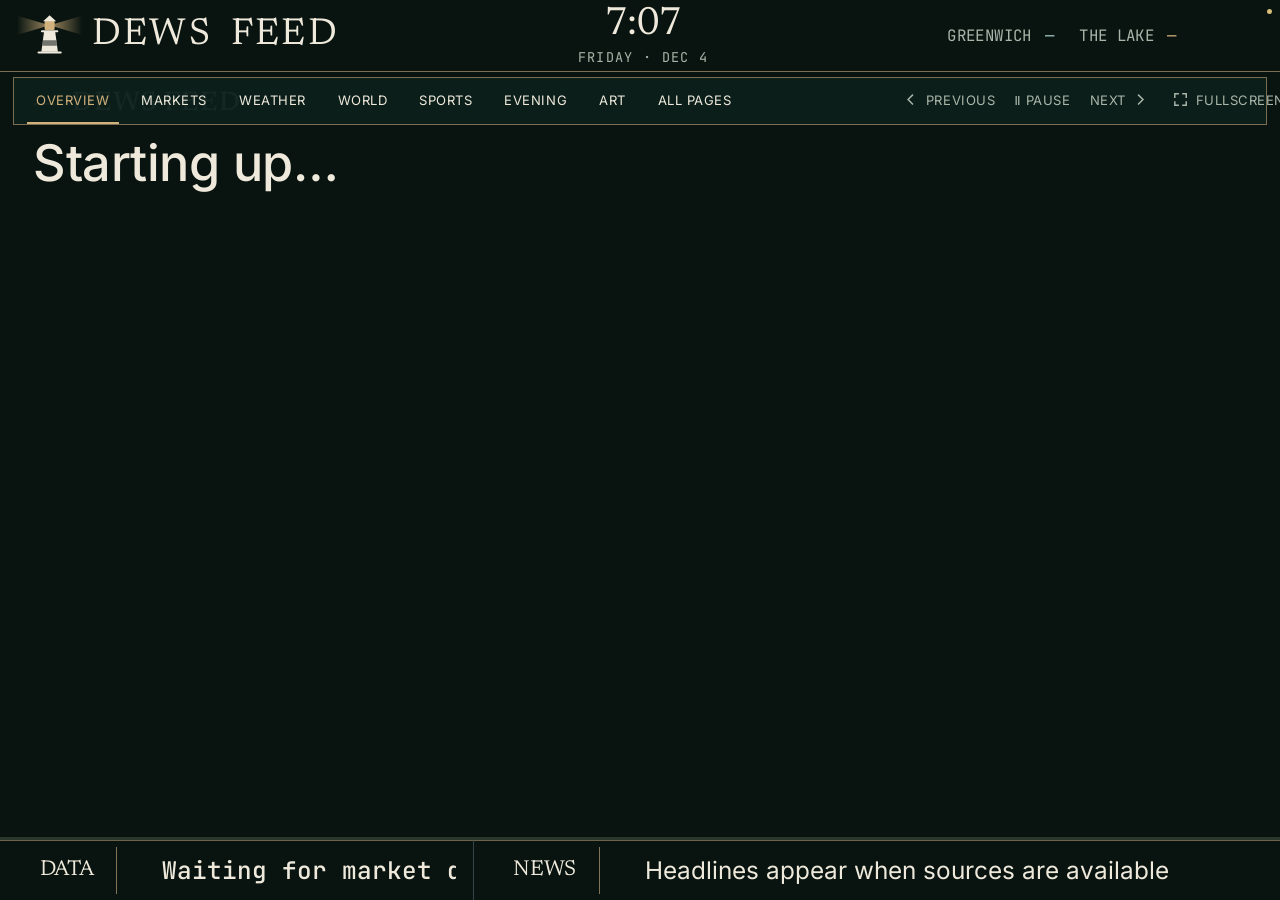
<file: index.html>
<!DOCTYPE html>
<html lang="en" data-edition="public">
<head>
<meta charset="utf-8">
<meta name="viewport" content="width=device-width,initial-scale=1,viewport-fit=cover">
<!-- iPad kiosk: "Add to Home Screen" launches truly full-screen -->
<meta name="apple-mobile-web-app-capable" content="yes">
<meta name="apple-mobile-web-app-status-bar-style" content="black-translucent">
<meta name="apple-mobile-web-app-title" content="Dews Feed">
<title>The Dews Feed</title>
<link rel="icon" type="image/svg+xml" href="data:image/svg+xml,<svg xmlns='http://www.w3.org/2000/svg' viewBox='0 0 32 32'><rect width='32' height='32' rx='6' fill='%23091410'/><path d='M16 9 1.5 4.5v9z' fill='%23d1b17c' opacity='.55'/><path d='M16 9l14.5-4.5v9z' fill='%23d1b17c' opacity='.55'/><path d='M12.2 13.5 10.4 27h11.2l-1.8-13.5z' fill='%23eee9db'/><path d='M11.5 19.2h9l.5 3.6h-10z' fill='%23091410' opacity='.55'/><rect x='12.6' y='6' width='6.8' height='6.2' rx='.8' fill='%23d1b17c'/><path d='M11.6 6.2 16 2.2l4.4 4z' fill='%23eee9db'/><path d='M10.8 13h10.4M8.5 27.4h15' stroke='%23eee9db' stroke-width='1.4' stroke-linecap='round'/></svg>">
<style>
  /* ══════════════════════════════════════════════════════════════════
     THE DEWS FEED — TICKER WALL (office edition · 100 Mason St)
     Pages: TOP STORY · SPORTS · MARKETS(+charts) · FLIGHTS RADAR ·
            BANKING · 7-DAY WEATHER · COMMUTE · GREENWICH · WORK TO-DO
     Breaking news + NWS warnings take over the full screen.
     ══════════════════════════════════════════════════════════════════ */
  :root{
    --ground:#07090f; --card:#0c101c; --edge:#232c44;
    --ink:#e8ecf4; --ink-dim:#8a93a8; --ink-faint:#4a5164;
    --amber:#ffb400; --cyan:#26d0e0; --blue:#3a7bff; --teal:#18c29c;
    --red:#ff4757; --green:#39d353; --purple:#c46bff; --yellow:#ffd23f;
    --up:#4ade5b; --down:#ff5a5a;
    --mono:ui-monospace,"Cascadia Mono",Consolas,"Courier New",monospace;
    --sans:"Segoe UI",system-ui,sans-serif;
  }
  *{box-sizing:border-box}
  html,body{margin:0;padding:0;height:100%}
  body{background:var(--ground);color:var(--ink);font-family:var(--sans);
       height:100vh;overflow:hidden;cursor:none;display:flex;flex-direction:column}
  body.mouse{cursor:auto}
  body::after{content:"";position:fixed;inset:0;pointer-events:none;z-index:9999;
    background-image:radial-gradient(circle at 1px 1px, rgba(0,0,0,.55) 1px, transparent 1px);
    background-size:3px 3px;opacity:.3}
  @media (prefers-reduced-motion: reduce){*{animation:none!important;transition:none!important}}

  #topbar{flex:0 0 auto;display:flex;align-items:center;gap:3vw;
          padding:1.2vh 2.2vw;border-bottom:2px solid var(--edge)}
  #wordmark{image-rendering:pixelated;flex:0 0 auto}
  #clock{font-family:var(--mono);font-weight:700;font-size:7vh;line-height:1;
         color:var(--amber);font-variant-numeric:tabular-nums;
         text-shadow:0 0 18px rgba(255,180,0,.45),0 0 46px rgba(255,180,0,.18)}
  #dateline{font-family:var(--mono);font-size:2.2vh;letter-spacing:.18em;
            color:var(--ink-dim);text-transform:uppercase;margin-top:.4vh}
  .top-wx{margin-left:auto;display:flex;gap:3vw;align-items:center}
  .wx-slot{text-align:right}
  .wx-slot .l{font-family:var(--mono);font-size:1.8vh;letter-spacing:.2em;color:var(--ink-dim)}
  .wx-slot .v{font-family:var(--mono);font-weight:700;font-size:5.4vh;line-height:1.1;
              font-variant-numeric:tabular-nums}
  .wx-slot .v .e{font-size:4.2vh}
  #wx1V{color:var(--cyan)} #wx2V{color:var(--amber)}
  .wx-slot.net .v{font-size:2.3vh;font-weight:400;letter-spacing:.1em;color:var(--ink);white-space:nowrap;line-height:1.3;padding-top:.6vh}
.wx-slot.net .v .bars{color:var(--up);margin-left:.35em;letter-spacing:0}
.wx-slot.net .v .ip{font-size:1.5vh;color:var(--ink-dim);letter-spacing:.06em;margin-left:.6em}
.wx-slot.net{flex:0 0 auto}
@media(max-width:1100px){.wx-slot.net{display:none}}
.wx-slot.net .v.off{color:var(--yellow)}
#proxyDot{width:1.1vh;height:1.1vh;border-radius:50%;background:var(--ink-faint);flex:0 0 auto}
  #proxyDot.ok{background:var(--up);box-shadow:0 0 8px var(--up)}
  #proxyDot.warn{background:var(--yellow)}

  #spot{flex:1;display:flex;flex-direction:column;justify-content:center;
        padding:2vh 4vw;position:relative;min-height:0}
  #spotKicker{font-family:var(--mono);font-size:2.6vh;font-weight:700;letter-spacing:.3em;
              text-transform:uppercase;color:var(--acc,var(--amber));margin-bottom:1.6vh;
              display:flex;align-items:center;gap:1.2vw;flex:0 0 auto}
  #spotKicker .bar{display:inline-block;width:3.5vw;height:.7vh;background:var(--acc,var(--amber))}
  #spotBody{font-weight:700;font-size:7.2vh;line-height:1.14;text-wrap:balance;
            max-width:92vw;letter-spacing:-.01em;min-height:0;position:relative}
  #spotBody .mono{font-family:var(--mono);font-variant-numeric:tabular-nums}
  #spotBody .up{color:var(--up)} #spotBody .down{color:var(--down)}
  #spotBody .gold{color:var(--amber)} #spotBody .dim{color:var(--ink-dim)}
  #spotBody .cy{color:var(--cyan)}
  #spotSub{font-family:var(--mono);font-size:2.6vh;color:var(--ink-dim);
           letter-spacing:.12em;margin-top:2vh;text-transform:uppercase;flex:0 0 auto}
  #spotDots{position:absolute;bottom:1.6vh;left:4vw;display:flex;gap:.8vw}
  #spotDots i{width:1.2vh;height:1.2vh;border-radius:50%;background:var(--edge)}
  #spotDots i.on{background:var(--amber)}
  /* 3D stage: pages rise out of depth instead of flat-fading */
  #spot{perspective:1400px}
  .fadein{animation:pageIn .9s cubic-bezier(.22,.9,.3,1) both;transform-style:preserve-3d}
  @keyframes pageIn{from{opacity:0;transform:translateY(6vh) translateZ(-320px) rotateX(10deg)}
                    to{opacity:1;transform:none}}
  @keyframes fade{from{opacity:0;transform:translateY(1.5vh)}to{opacity:1;transform:none}}
  @keyframes blink{50%{opacity:.25}}

  /* ── SPORTS: hero score + more-games rail ── */
  .sp-wrap{display:flex;flex-direction:column;gap:3vh}
  .score-row{display:flex;align-items:center;gap:2vw;font-family:var(--mono);
             font-variant-numeric:tabular-nums}
  .score-row img{height:13vh;width:13vh;object-fit:contain;
                 filter:drop-shadow(0 0 12px rgba(255,255,255,.12))}
  .score-row .num{font-size:10.5vh;font-weight:800;color:var(--amber)}
  .score-row .ab{font-size:4.6vh;color:var(--ink-dim)}
  .score-row .dash{font-size:7vh;color:var(--ink-faint)}
  .sp-rail{display:flex;gap:2.2vw}
  .sp-news{display:flex;flex-direction:column;gap:1vh;margin-top:.5vh}
  .sp-nw{display:flex;gap:1.2vw;align-items:baseline;font-size:2.9vh;font-weight:600;
         color:var(--ink);line-height:1.25}
  .sp-nw .b{color:var(--acc,var(--amber));font-family:var(--mono);font-weight:800;flex:0 0 auto}
  .sp-nw .s{color:var(--ink-faint);font-family:var(--mono);font-size:2vh;flex:0 0 auto}
  .sp-src{font-family:var(--mono);font-size:1.8vh;letter-spacing:.2em;color:var(--ink-faint)}
  .mini{display:flex;align-items:center;gap:.8vw;background:var(--card);
        border:1px solid var(--edge);border-radius:1vh;padding:1.2vh 1.2vw;
        font-family:var(--mono);font-size:2.8vh}
  .mini img{height:4.6vh;width:4.6vh;object-fit:contain}
  .mini .s{font-weight:800;color:var(--ink)}
  .mini .st{font-size:2vh;color:var(--ink-faint);margin-left:.5vw}
  .mini .live{color:var(--up);font-size:2vh;font-weight:800;animation:blink 1.2s infinite}

  /* ── MARKETS: dual chart panels + tile strip ── */
  .mk-wrap{display:flex;flex-direction:column;gap:2.2vh;width:90vw}
  .mk-charts{display:flex;gap:2.5vw}
  .mk-panel{flex:1;background:var(--card);border:1px solid var(--edge);border-radius:1.4vh;
            padding:2vh 1.6vw}
  .mk-panel .ml{font-family:var(--mono);font-size:2.2vh;letter-spacing:.22em;color:var(--ink-dim);
                display:flex;align-items:center;gap:.8vw}
  .mk-panel .ml img{height:3.6vh;width:3.6vh;border-radius:.6vh;object-fit:contain;background:#fff;padding:.3vh}
  /* NB: must out-rank ".mk-panel svg" (the 100%-wide sparkline rule) */
  .mk-panel .ml svg.pnbk-badge{height:4.2vh;width:4.2vh;flex:none;
    filter:drop-shadow(0 0 .8vh rgba(208,52,44,.5))}
  /* Prediction-markets board */
  .pm-wrap{display:flex;flex-direction:column;gap:1.6vh;width:86vw;margin:0 auto}
  .pm{display:flex;align-items:center;gap:2.2vw;background:rgba(10,16,30,.55);
    border:1px solid rgba(120,160,255,.14);border-left:.4vw solid var(--purple);
    border-radius:1vh;padding:1.5vh 1.8vw}
  .pm .pct{font-family:var(--mono);font-size:5vh;font-weight:800;min-width:9vw;text-align:right;
    text-shadow:0 0 1.4vh currentColor}
  .pm .q{flex:1;font-size:2.9vh;font-weight:650;line-height:1.25}
  .pm .v{font-family:var(--mono);font-size:1.9vh;color:var(--ink-dim);letter-spacing:.12em;white-space:nowrap}
  /* Rate Desk: curve chart + mortgage/FX side column */
  .rd-wrap{display:flex;gap:2.5vw;width:90vw;align-items:stretch}
  .rd-chart{flex:1;background:var(--card);border:1px solid var(--edge);border-radius:1.4vh;
    padding:2vh 1.6vw;display:flex;flex-direction:column}
  .rd-chart svg{display:block;width:100%;flex:1;min-height:0}
  .rd-h{font-family:var(--mono);font-size:2.2vh;letter-spacing:.22em;color:var(--ink-dim);
    margin-bottom:1vh}
  .rd-h .inv{color:#ff5a5a;text-shadow:0 0 1.4vh rgba(255,90,90,.5)}
  .rd-side{display:flex;flex-direction:column;gap:2vh;flex:0 0 22vw}
  .rd-tile{background:var(--card);border:1px solid var(--edge);border-radius:1.2vh;
    padding:1.6vh 1.4vw;font-family:var(--mono)}
  .rd-tile .l{font-size:1.8vh;letter-spacing:.2em;color:var(--ink-dim)}
  .rd-tile .v{font-size:6.5vh;font-weight:800;line-height:1.1;color:var(--amber)}
  .rd-tile .t{font-size:2.2vh;font-weight:700}
  .rd-fx{background:var(--card);border:1px solid var(--edge);border-radius:1.2vh;
    padding:1.4vh 1.4vw;font-family:var(--mono)}
  .rd-fx .l{font-size:1.8vh;letter-spacing:.2em;color:var(--ink-dim);margin-bottom:.8vh}
  .fx{display:flex;align-items:baseline;gap:1vw;font-size:2.6vh;padding:.45vh 0}
  .fx .s{color:var(--ink-dim);letter-spacing:.12em;width:4.5ch}
  .fx .v{font-weight:700;color:var(--ink);flex:1;font-variant-numeric:tabular-nums}
  .fx .c{font-size:2vh}
  /* Space Ops: launch board + ISS pass panel */
  .so-wrap{display:flex;gap:2.5vw;width:92vw}
  .so-launch{flex:1.6;background:var(--card);border:1px solid var(--edge);border-radius:1.4vh;
    padding:2vh 1.6vw}
  .so-iss{flex:1;background:var(--card);border:1px solid var(--edge);border-radius:1.4vh;
    padding:2vh 1.6vw}
  .so-h{font-family:var(--mono);font-size:2.2vh;letter-spacing:.22em;color:var(--ink-dim);
    margin-bottom:1.6vh}
  .lb{display:flex;align-items:center;gap:1.6vw;padding:1.35vh 0;
    border-bottom:1px solid rgba(120,160,255,.1)}
  .lb:last-child{border-bottom:none}
  .lb .lcd{font-family:var(--mono);font-size:3.4vh;font-weight:800;min-width:9.5vw;
    color:var(--ink-dim)}   /* not ".cd" — that's the candle-grow animation */
  .lb .lcd.go{color:#4ade5b;text-shadow:0 0 1.4vh rgba(74,222,91,.4)}
  .lb .msn{flex:1;display:flex;flex-direction:column;line-height:1.3}
  .lb .msn b{font-size:2.9vh;font-weight:650}
  .lb .msn i{font-style:normal;font-size:2vh;color:var(--ink-dim)}
  .lb .msn u{text-decoration:none;font-family:var(--mono);font-size:1.7vh;
    letter-spacing:.14em;color:var(--ink-faint)}
  .lb .st{font-family:var(--mono);font-size:1.9vh;letter-spacing:.16em;color:var(--ink-dim)}
  .lb .st.go{color:#4ade5b}
  /* NB: ".ip" is taken by the flights intro (absolute-positioned plane) */
  .isp{display:flex;flex-direction:column;padding:1.5vh 0;
    border-bottom:1px solid rgba(120,160,255,.1)}
  .isp:last-of-type{border-bottom:none}
  .isp .t{font-family:var(--mono);font-size:3.6vh;font-weight:800;color:var(--ink-dim)}
  .isp.next .t{color:var(--cyan);text-shadow:0 0 1.6vh rgba(79,215,232,.4)}
  .isp .d{font-family:var(--mono);font-size:1.9vh;letter-spacing:.14em;color:var(--ink-dim);
    margin-top:.4vh}
  .so-none{font-family:var(--mono);font-size:2.4vh;color:var(--ink-faint);padding:3vh 0}
  .so-f{font-family:var(--mono);font-size:1.6vh;letter-spacing:.16em;color:var(--ink-faint);
    margin-top:2vh}
  /* Situation deck: dominant night-earth map + intel panels */
  .sd-wrap{display:flex;gap:1.6vw;width:95vw;height:61vh}
  .sd-map{flex:1.35;position:relative;background:rgba(5,9,20,.72);
    border:1px solid rgba(90,150,230,.30);border-radius:1.4vh;padding:.6vh;
    box-shadow:inset 0 0 6vh rgba(20,60,120,.25),0 0 2.5vh rgba(40,120,200,.12);
    overflow:hidden}
  .sd-map svg{display:block;width:100%;height:100%}
  .sd-map .lbl{position:absolute;left:1vw;top:1.2vh;font-family:var(--mono);
    font-size:1.7vh;letter-spacing:.22em;color:var(--ink-dim)}
  .sd-map .utc{position:absolute;right:1vw;bottom:1vh;font-family:var(--mono);
    font-size:2.4vh;font-weight:800;letter-spacing:.18em;color:var(--cyan);
    text-shadow:0 0 1.4vh rgba(79,215,232,.5)}
  .sd-col{flex:1;display:flex;flex-direction:column;gap:1.4vh;min-width:0}
  .sd-panel{flex:1;background:rgba(8,13,26,.8);border:1px solid rgba(90,150,230,.30);
    border-radius:1.2vh;padding:1.3vh 1.1vw;overflow:hidden;
    box-shadow:0 0 2vh rgba(40,120,200,.08)}
  .sd-ph{font-family:var(--mono);font-size:1.9vh;letter-spacing:.24em;
    color:var(--ink-dim);margin-bottom:1vh;display:flex;gap:.7vw;align-items:center}
  .sd-ph b{color:var(--red,#ff4757);font-size:1.6vh}
  .sd-it{font-size:2vh;font-weight:600;line-height:1.32;padding:.6vh 0;
    border-bottom:1px solid rgba(120,160,255,.09);
    display:-webkit-box;-webkit-line-clamp:2;-webkit-box-orient:vertical;overflow:hidden}
  .sd-it:last-child{border-bottom:none}
  .chip{display:inline-block;font-family:var(--mono);font-size:1.5vh;font-weight:700;
    padding:.15vh .5vw;border-radius:.4vh;margin-right:.5vw;letter-spacing:.1em;
    vertical-align:.3vh}
  .chip.src{background:rgba(79,215,232,.14);color:var(--cyan)}
  .chip.war{background:rgba(255,71,87,.18);color:#ff7a88}
  .sd-none{font-family:var(--mono);font-size:2.1vh;color:var(--ink-faint);padding:2vh 0}
  .sd-tiles{display:flex;gap:1vw;flex:0 0 auto}
  .sd-t{flex:1;background:rgba(8,13,26,.8);border:1px solid rgba(90,150,230,.30);
    border-radius:1vh;padding:1vh 1vw;font-family:var(--mono);text-align:center}
  .sd-t .l{font-size:1.5vh;letter-spacing:.2em;color:var(--ink-faint)}
  .sd-t .v{font-size:3vh;font-weight:800;margin-top:.2vh;
    text-shadow:0 0 1.4vh currentColor}
  /* Section bumpers — full-screen chapter breaks between topic blocks */
  .bp{display:flex;flex-direction:column;align-items:center;justify-content:center;
    width:92vw;gap:2.5vh;text-align:center}
  .bp-ic{font-size:11vh;line-height:1;
    animation:bpIc .9s cubic-bezier(.2,1.4,.4,1) both;
    filter:drop-shadow(0 0 3vh rgba(255,255,255,.25))}
  @keyframes bpIc{from{opacity:0;transform:translateY(-5vh) scale(.4)}
                  to{opacity:1;transform:none}}
  .bp-w{font-size:15vh;font-weight:900;letter-spacing:.05em;line-height:1;
    color:#f2f6ff;
    text-shadow:0 0 2vh var(--bacc,#ffb400),0 0 7vh var(--bacc,#ffb400);
    animation:bpW 1s .15s cubic-bezier(.2,1,.3,1) both}
  @keyframes bpW{from{opacity:0;transform:scale(1.25);letter-spacing:.3em;
                      filter:blur(12px)}
                 to{opacity:1;transform:none;filter:blur(0)}}
  .bp-rule{height:.55vh;width:0;background:var(--bacc,#ffb400);border-radius:1vh;
    box-shadow:0 0 2vh var(--bacc,#ffb400);
    animation:bpR .8s .55s cubic-bezier(.2,1,.3,1) both}
  @keyframes bpR{to{width:44vw}}
  /* Tech terminal — HN + tech wire as a shell session */
  .tt{width:86vw;border-radius:1.2vh;overflow:hidden;
    border:1px solid rgba(74,222,91,.35);
    box-shadow:0 0 3vh rgba(74,222,91,.12),0 1vh 4vh rgba(0,0,0,.5)}
  .tt-bar{display:flex;align-items:center;gap:.6vw;background:#111624;
    padding:1vh 1vw;font-family:var(--mono);font-size:1.8vh;color:var(--ink-dim);
    letter-spacing:.08em}
  .tt-bar i{width:1.4vh;height:1.4vh;border-radius:50%;display:inline-block}
  .tt-bar i:nth-child(1){background:#ff5f57}
  .tt-bar i:nth-child(2){background:#febc2e}
  .tt-bar i:nth-child(3){background:#28c840}
  .tt-bar span{margin-left:.8vw}
  .tt-body{background:rgba(6,10,8,.88);padding:2vh 1.6vw;font-family:var(--mono)}
  .tt-cmd{color:#4ade5b;font-size:2.2vh;font-weight:700;letter-spacing:.06em;
    margin:1.6vh 0 .8vh;text-shadow:0 0 1vh rgba(74,222,91,.4)}
  .tt-cmd:first-child{margin-top:0}
  .tt-hn{display:flex;align-items:baseline;gap:1.2vw;padding:.7vh 0;font-size:2.5vh}
  .tt-hn .pts{color:var(--amber);font-weight:800;flex:0 0 auto}
  .tt-hn .t{color:#e8f5ea;font-weight:600}
  .tt-hn .cm{color:var(--ink-faint);font-size:1.8vh;flex:0 0 auto}
  .tt-ln{color:#9fd8a8;font-size:2.2vh;padding:.55vh 0;line-height:1.35}
  .tt-ln .src{color:var(--ink-faint);font-size:1.7vh;margin-left:.6vw}
  .tt .cur{display:inline-block;width:1.1vw;height:2.4vh;background:#4ade5b;
    vertical-align:text-bottom;animation:blink 1.1s steps(1) infinite}
  /* Daily horoscope — one card per household sign */
  .ho-wrap{display:flex;gap:2vw;width:93vw;align-items:stretch}
  .ho{flex:1;background:var(--card);border:1px solid var(--edge);border-radius:1.4vh;
    border-top:.5vh solid var(--hc,#b48cff);padding:2.2vh 1.4vw;min-width:0}
  .ho .g{font-size:8.5vh;line-height:1;color:var(--hc,#b48cff);
    text-shadow:0 0 3vh var(--hc,#b48cff)}
  .ho .n{font-family:var(--mono);font-size:2.4vh;font-weight:800;letter-spacing:.3em;
    color:var(--ink);margin:1.2vh 0 1.4vh}
  .ho .t{font-size:2.15vh;font-weight:500;line-height:1.5;color:var(--ink);
    display:-webkit-box;-webkit-line-clamp:9;-webkit-box-orient:vertical;overflow:hidden}
  .mk-panel .row{display:flex;align-items:baseline;gap:1.2vw;margin:.6vh 0}
  .mk-panel .mv{font-family:var(--mono);font-weight:800;font-size:7.5vh;line-height:1;
                font-variant-numeric:tabular-nums}
  .mk-panel .mc{font-family:var(--mono);font-size:3.2vh;font-weight:700}
  .mk-panel svg{display:block;width:100%;height:14vh}
  .mk-panel .nodata{font-family:var(--mono);color:var(--ink-faint);font-size:2.4vh;
                    height:14vh;display:flex;align-items:center}
  .mk-tiles{display:flex;gap:2.5vw}
  .mk-tile{flex:1;background:var(--card);border:1px solid var(--edge);border-radius:1.2vh;
           padding:1.4vh 1.4vw;font-family:var(--mono)}
  .mk-tile .ml{font-size:1.9vh;letter-spacing:.22em;color:var(--ink-dim)}
  .mk-tile .mv{font-weight:800;font-size:4.4vh;font-variant-numeric:tabular-nums}

  /* ── NEWS pages: hero headline + list of more ── */
  .nw-wrap{display:flex;flex-direction:column;gap:2.4vh;max-width:90vw}
  .nw-hero{font-weight:700;font-size:6.2vh;line-height:1.15;text-wrap:balance}
  .nw-list{display:flex;flex-direction:column;gap:1.5vh}
  .nw-item{display:flex;gap:1.4vw;align-items:baseline;font-size:3.4vh;font-weight:600;
           color:var(--ink);line-height:1.25}
  .nw-item .b{color:var(--acc,var(--amber));font-family:var(--mono);flex:0 0 auto;font-weight:800}
  .nw-item .s{color:var(--ink-faint);font-family:var(--mono);font-size:2.2vh;flex:0 0 auto}

  /* ── FLIGHTS radar ── */
  .fl-wrap{display:flex;align-items:center;gap:4vw;height:52vh}
  .radar{position:relative;height:52vh;width:52vh;flex:0 0 auto;border-radius:50%;
         background:radial-gradient(circle,#0a1626 0%,#070d18 70%,#060a12 100%);
         border:2px solid #17324e;overflow:hidden}
  .radar .ring{position:absolute;border-radius:50%;border:1px solid #123049;inset:0}
  .radar .ring.r2{inset:16.6%}.radar .ring.r3{inset:33.3%}
  .radar .cross{position:absolute;background:#0e2438}
  .radar .cross.h{left:0;right:0;top:50%;height:1px}
  .radar .cross.v{top:0;bottom:0;left:50%;width:1px}
  .radar .sweep{position:absolute;inset:0;border-radius:50%;
    background:conic-gradient(from 0deg, rgba(38,208,224,.28), transparent 18%);
    animation:sweep 6s linear infinite}
  @keyframes sweep{to{transform:rotate(360deg)}}
  .radar .home{position:absolute;width:1.4vh;height:1.4vh;
    background:var(--amber);border-radius:50%;transform:translate(-50%,-50%);
    box-shadow:0 0 10px var(--amber)}
  .radar .plane{position:absolute;font-size:3.6vh;line-height:1;
    transform:translate(-50%,-50%) rotate(var(--hdg));color:#9fc5e8;
    text-shadow:0 0 8px rgba(159,197,232,.7)}
  .radar .plane.near{color:var(--amber);font-size:4.6vh;
    text-shadow:0 0 12px rgba(255,180,0,.8)}
  .fl-info .cs{font-family:var(--mono);font-weight:800;font-size:7.5vh;color:var(--amber);line-height:1}
  .fl-info .al{font-family:var(--sans);font-weight:700;font-size:3.6vh;margin-top:.8vh}
  .fl-info .st{font-family:var(--mono);font-size:2.8vh;color:var(--ink-dim);margin-top:1.2vh;line-height:1.6}
  .fl-info .st b{color:var(--cyan);font-weight:700}
  .fl-photo{display:block;margin-top:1.6vh;width:30vw;max-height:24vh;object-fit:cover;
            border-radius:1.2vh;border:1px solid var(--edge)}
  .fl-credit{font-family:var(--mono);font-size:1.6vh;color:var(--ink-faint);margin-top:.6vh}

  /* ── page watermarks — big faint themed glyph, right side ── */
  .pg-wm{position:absolute;right:5vw;top:50%;transform:translateY(-50%);
         font-size:26vh;opacity:.09;pointer-events:none;line-height:1}

  /* ── commute mini-maps ── */
  /* little route strip at the bottom of each drive-time card: a line from
     the office out to a destination dot in the card's accent color */
  .cm .rt{position:relative;height:1.6vh;margin-top:1.8vh}
  .cm .rt i{position:absolute;left:6%;right:14%;top:50%;height:2px;
    background:linear-gradient(90deg,var(--ink-faint),var(--cc,var(--cyan)));
    opacity:.7}
  .cm .rt b{position:absolute;right:8%;top:50%;transform:translate(50%,-50%);
    font-size:1.2vh;color:var(--cc,var(--cyan));
    text-shadow:0 0 1vh var(--cc,var(--cyan))}
  /* car cruises under the drive times (emoji faces left → right-to-left) */
  .cm-road{position:relative;margin-top:2.4vh;height:6.5vh;width:70vw;overflow:hidden}
  .cm-road::after{content:"";position:absolute;left:0;right:0;bottom:1vh;height:.35vh;
    background:repeating-linear-gradient(90deg,var(--ink-faint) 0 2.4vw,transparent 2.4vw 4vw);
    opacity:.5}
  .cm-anim{position:absolute;bottom:1.4vh;font-size:4.8vh;line-height:1;
    animation:carRun 9s linear infinite}
  @keyframes carRun{from{transform:translateX(72vw)}to{transform:translateX(-14vw)}}

  /* ══════ DEPTH SYSTEM — ambient field, float choreography, 3D tilts ══════ */
  #depth{position:fixed;inset:0;z-index:0;pointer-events:none;overflow:hidden}
  /* low-specificity on purpose: must NOT beat #alert{position:fixed} etc. */
  body>:not([id="depth"]){position:relative;z-index:1}
  #depth i{position:absolute;left:-50vw;top:-120vh;width:200vw;height:340vh;
    background-image:radial-gradient(circle,rgba(160,190,255,.5) 0 1px,transparent 1.6px);
    background-size:7vw 9vh}
  #depth i.l1{opacity:.30;animation:driftUp 160s linear infinite}
  #depth i.l2{opacity:.18;background-size:12vw 16vh;animation:driftUp 300s linear infinite}
  @keyframes driftUp{to{transform:translateY(120vh)}}
  #depth b{position:absolute;border-radius:50%;filter:blur(6vh);opacity:.22}
  #depth b.o1{width:46vh;height:46vh;left:5vw;top:58vh;
    background:radial-gradient(circle,#2a5cff,transparent 70%);
    animation:orb 28s ease-in-out infinite alternate}
  #depth b.o2{width:38vh;height:38vh;right:8vw;top:10vh;
    background:radial-gradient(circle,#ffb400,transparent 70%);
    animation:orb 36s ease-in-out infinite alternate-reverse}
  #depth b.o3{width:30vh;height:30vh;right:32vw;bottom:2vh;
    background:radial-gradient(circle,#26d0e0,transparent 70%);
    animation:orb 44s ease-in-out infinite alternate}
  @keyframes orb{to{transform:translate(6vw,-6vh) scale(1.16)}}

  /* stagger index — set once, reused by every list/tile cascade */
  :is(.nw-item,.td,.fw-mt,.sp-nw,.tr,.mini,.wk,.wt,.mk-tile):nth-child(1){--i:0}
  :is(.nw-item,.td,.fw-mt,.sp-nw,.tr,.mini,.wk,.wt,.mk-tile):nth-child(2){--i:1}
  :is(.nw-item,.td,.fw-mt,.sp-nw,.tr,.mini,.wk,.wt,.mk-tile):nth-child(3){--i:2}
  :is(.nw-item,.td,.fw-mt,.sp-nw,.tr,.mini,.wk,.wt,.mk-tile):nth-child(4){--i:3}
  :is(.nw-item,.td,.fw-mt,.sp-nw,.tr,.mini,.wk,.wt,.mk-tile):nth-child(5){--i:4}
  :is(.nw-item,.td,.fw-mt,.sp-nw,.tr,.mini,.wk,.wt,.mk-tile):nth-child(6){--i:5}
  :is(.nw-item,.td,.fw-mt,.sp-nw,.tr,.mini,.wk,.wt,.mk-tile):nth-child(7){--i:6}
  :is(.nw-item,.td,.fw-mt,.sp-nw,.tr,.mini,.wk,.wt,.mk-tile):nth-child(8){--i:7}
  :is(.nw-item,.td,.fw-mt,.sp-nw,.tr,.mini,.wk,.wt,.mk-tile):nth-child(9){--i:8}
  :is(.nw-item,.td,.fw-mt,.sp-nw,.tr,.mini,.wk,.wt,.mk-tile):nth-child(10){--i:9}

  @keyframes riseIn{from{opacity:0;transform:translateY(2.5vh) translateZ(-60px)}
                    to{opacity:1;transform:none}}
  @keyframes float3d{from{transform:translateY(.9vh) rotateX(.8deg)}
                     to{transform:translateY(-.9vh) rotateX(-.8deg)}}
  /* list rows: cascade in */
  .nw-item,.td,.fw-mt,.sp-nw,.tr{
    animation:riseIn .55s cubic-bezier(.2,.8,.3,1) both;
    animation-delay:calc(var(--i,0)*.07s)}
  /* card tiles: cascade in, then float forever (staggered phase) */
  .mini,.wk,.wt,.mk-tile,.wh-tile{
    animation:riseIn .55s cubic-bezier(.2,.8,.3,1) both,
              float3d 7s ease-in-out calc(var(--i,0)*-1.9s + .6s) infinite alternate}
  /* card bevel + deep layered shadow */
  .mk-panel,.mk-tile,.mini,.wh-tile{
    box-shadow:0 1.2vh 3vh rgba(0,0,0,.45),inset 0 1px 0 rgba(255,255,255,.07)}

  /* per-page hero depth */
  .mk-charts{perspective:1200px}
  .mk-panel:first-child{transform:rotateY(2.5deg)}
  .mk-panel:last-child{transform:rotateY(-2.5deg)}
  .score-row{perspective:900px}
  .score-row img{animation:coinTilt 4.5s ease-in-out infinite alternate}
  .score-row img:last-of-type{animation-delay:-2.2s}
  @keyframes coinTilt{from{transform:rotateY(-24deg)}to{transform:rotateY(24deg)}}
  .fl-wrap{perspective:1100px}
  .radar{transform:rotateX(10deg)}
  .wc-wrap{perspective:1100px}
  .wc{transform:rotateX(5deg)}
  .wc .face{animation:float3d 8s ease-in-out infinite alternate}
  .wc:nth-child(2) .face{animation-delay:-2s}
  .wc:nth-child(3) .face{animation-delay:-4s}
  .wc:nth-child(4) .face{animation-delay:-6s}
  .vb-wrap{transform-style:preserve-3d;
    animation:boardFloat 9s ease-in-out infinite alternate}
  @keyframes boardFloat{from{transform:rotateX(3deg) translateY(.4vh)}
                        to{transform:rotateX(5deg) translateY(-.4vh)}}
  .ap-img{animation:kenburns 28s ease-in-out infinite alternate}
  @keyframes kenburns{from{transform:scale(1)}to{transform:scale(1.07) translate(-1.2%,-1%)}}
  .mn-big{animation:moonFloat 9s ease-in-out infinite alternate}
  @keyframes moonSpin{to{transform:rotate(360deg)}}
  @keyframes moonFloat{from{transform:translateY(1.2vh)}to{transform:translateY(-1.2vh)}}
  .pg-wm{animation:wmFloat 10s ease-in-out infinite alternate}
  @keyframes wmFloat{from{transform:translateY(-46%) rotate(-3deg)}
                     to{transform:translateY(-54%) rotate(3deg)}}
  #spotKicker .bar{animation:barGlow 3s ease-in-out infinite alternate}
  @keyframes barGlow{from{box-shadow:0 0 5px var(--acc,var(--amber))}
                     to{box-shadow:0 0 16px var(--acc,var(--amber))}}

  /* ══════ SCENE SYSTEM — per-page animated backdrops + 3D hand-off ══════ */
  /* shooting stars in the ambient field */
  #depth s.shoot{position:absolute;top:12vh;left:-22vw;width:22vw;height:2px;
    border-radius:2px;opacity:0;transform:rotate(16deg);
    background:linear-gradient(90deg,transparent,rgba(200,220,255,.9));
    animation:shoot 9s linear infinite}
  #depth s.shoot.s2{top:34vh;animation-duration:13s;animation-delay:5s}
  @keyframes shoot{0%,86%{opacity:0;transform:rotate(16deg) translateX(0)}
    88%{opacity:1}96%,100%{opacity:0;transform:rotate(16deg) translateX(150vw)}}

  /* page backdrop stage: sits behind the spotlight content, theme per page */
  #pageBg{position:absolute;inset:-2vh -2vw;z-index:0;pointer-events:none;
    overflow:hidden;transition:opacity .6s;opacity:1}
  #spot>:not([id="pageBg"]):not([id="hud"]){position:relative;z-index:1}

  /* war-room HUD chrome: corner brackets, scanline, telemetry readout */
  #hud{position:absolute;inset:.5vh .6vw;z-index:2;pointer-events:none}
  #hud s{position:absolute;width:4.5vh;height:4.5vh;
    border:2px solid rgba(120,165,205,.35)}
  #hud s.c1{left:0;top:0;border-right:0;border-bottom:0}
  #hud s.c2{right:0;top:0;border-left:0;border-bottom:0}
  #hud s.c3{right:0;bottom:0;border-left:0;border-top:0}
  #hud s.c4{left:0;bottom:0;border-right:0;border-top:0}
  #hud i.scan{position:absolute;left:2%;right:2%;top:0;height:2px;display:block;
    background:linear-gradient(90deg,transparent,rgba(120,200,235,.22),transparent);
    animation:scanY 8s linear infinite}
  @keyframes scanY{from{transform:translateY(0)}to{transform:translateY(72vh)}}
  #hudTlm{position:absolute;right:1.2vw;bottom:.4vh;font-family:var(--mono);
    font-size:1.7vh;letter-spacing:.2em;color:var(--ink-faint)}
  #hudTlm b{color:#39d353;font-weight:400}
  #pageBg i,#pageBg em{position:absolute;inset:0;display:block}

  /* GRID — synthwave floor rushing toward a glowing horizon (markets/fed) */
  #pageBg.bg-grid{perspective:600px}
  #pageBg.bg-grid i{top:46%;height:220%;transform-origin:top center;opacity:.34;
    background:
      repeating-linear-gradient(90deg,rgba(90,140,255,.5) 0 2px,transparent 2px 7vw),
      repeating-linear-gradient(0deg,rgba(90,140,255,.5) 0 2px,transparent 2px 9vh);
    animation:gridRush 3.2s linear infinite}
  /* translate by exactly one row period → seamless loop, compositor-only */
  @keyframes gridRush{from{transform:rotateX(74deg) translateY(-9vh)}
                      to{transform:rotateX(74deg) translateY(0)}}
  #pageBg.bg-grid em{top:38%;height:26%;
    background:radial-gradient(ellipse 70% 100% at 50% 55%,rgba(80,130,255,.28),transparent 70%)}
  /* data skyline: green/red/amber columns rising behind the grid horizon */
  #pageBg.bg-grid::after{content:"";position:absolute;left:-20%;right:-20%;
    top:18%;height:28%;
    background:
      repeating-linear-gradient(90deg,rgba(57,211,83,.15) 0 1.6vw,transparent 1.6vw 2.6vw,
        rgba(57,211,83,.10) 2.6vw 3.4vw,transparent 3.4vw 5.6vw,
        rgba(255,90,90,.13) 5.6vw 6.6vw,transparent 6.6vw 8.8vw),
      repeating-linear-gradient(90deg,transparent 0 .8vw,rgba(255,180,0,.09) .8vw 1.4vw,
        transparent 1.4vw 4.1vw);
    -webkit-mask:linear-gradient(0deg,rgba(0,0,0,1),transparent 92%);
    mask:linear-gradient(0deg,rgba(0,0,0,1),transparent 92%);
    animation:skyDrift 40s linear infinite alternate}
  @keyframes skyDrift{from{transform:translateX(-3vw)}to{transform:translateX(3vw)}}

  /* BEAMS — cold searchlights sweeping (sports/quote) */
  #pageBg.bg-beams i{left:-18%;top:-58%;width:70%;height:200%;opacity:.2;
    background:conic-gradient(from 158deg at 18% 12%,transparent 0 12deg,
      rgba(170,210,245,.5) 16deg 22deg,transparent 26deg 34deg,
      rgba(170,210,245,.36) 38deg 43deg,transparent 47deg 360deg);
    transform-origin:18% 12%;animation:beamSweep 11s ease-in-out infinite alternate}
  #pageBg.bg-beams em{left:48%;top:-58%;width:70%;height:200%;opacity:.16;
    background:conic-gradient(from 202deg at 82% 12%,transparent 0 12deg,
      rgba(180,215,255,.5) 16deg 23deg,transparent 27deg 360deg);
    transform-origin:82% 12%;animation:beamSweep 13s ease-in-out infinite alternate-reverse}
  @keyframes beamSweep{from{transform:rotate(-9deg)}to{transform:rotate(9deg)}}

  /* SKY — soft drifting cloud banks (weather/moon/clock/apod) */
  #pageBg.bg-sky i{opacity:.5;
    background:
      radial-gradient(38vw 13vh at 18% 22%,rgba(150,175,215,.16),transparent 70%),
      radial-gradient(30vw 11vh at 72% 12%,rgba(150,175,215,.13),transparent 70%);
    animation:cloudDrift 46s linear infinite}
  #pageBg.bg-sky em{opacity:.4;
    background:
      radial-gradient(44vw 15vh at 60% 70%,rgba(120,150,200,.12),transparent 70%),
      radial-gradient(26vw 9vh at 30% 85%,rgba(120,150,200,.10),transparent 70%);
    animation:cloudDrift 70s linear infinite reverse}
  @keyframes cloudDrift{from{transform:translateX(-6vw)}to{transform:translateX(6vw)}}

  /* WAVES — layered swells rolling along the bottom (LIS chart) */
  #pageBg.bg-waves i{top:auto;bottom:-4vh;height:22vh;left:-18vw;opacity:.4;
    background:radial-gradient(9vw 5vh at 50% 100%,transparent 64%,rgba(38,190,224,.4) 66% 72%,transparent 74%);
    background-size:18vw 22vh;animation:waveRoll 7s linear infinite}
  #pageBg.bg-waves em{top:auto;bottom:-5.5vh;height:22vh;left:-23vw;opacity:.26;
    background:radial-gradient(11vw 6vh at 50% 100%,transparent 64%,rgba(60,140,220,.4) 66% 72%,transparent 74%);
    background-size:23vw 22vh;animation:waveRoll2 11s linear infinite}
  /* translate one pattern period per loop — compositor-only, no repaints */
  @keyframes waveRoll{to{transform:translateX(18vw)}}
  @keyframes waveRoll2{to{transform:translateX(23vw)}}

  /* SPACE — moving galaxy: rotating spiral disc + visibly drifting starfield
     (moon + NASA pages). All transform animation, GPU-composited. */
  #pageBg.bg-space i{inset:-30%;opacity:.75;
    background-image:
      radial-gradient(circle,rgba(215,228,255,.9) 0 1px,transparent 1.6px),
      radial-gradient(circle,rgba(160,190,255,.55) 0 1px,transparent 1.4px);
    background-size:6vw 8vh,3.5vw 5vh;background-position:0 0,2vw 3vh;
    animation:spaceDrift 34s linear infinite alternate}
  #pageBg.bg-space em{inset:-30%;opacity:.6;
    background:
      radial-gradient(28vw 18vh at 24% 66%,rgba(30,95,170,.18),transparent 70%),
      radial-gradient(circle,rgba(255,240,200,.8) 0 1px,transparent 1.5px);
    background-size:100% 100%,11vw 13vh;
    animation:spaceDrift2 52s linear infinite alternate}
  @keyframes spaceDrift{from{transform:translate(0,0)}to{transform:translate(-9vw,4.5vh)}}
  @keyframes spaceDrift2{from{transform:translate(0,0)}to{transform:translate(7vw,-4vh)}}
  /* the Milky Way: a dense diagonal star band with nebula glow and a dark
     dust lane, drifting along its own axis — reads instantly as the galaxy */
  #pageBg.bg-space::before{content:"";position:absolute;left:-30%;top:-12%;
    width:160%;height:124%;
    background:
      radial-gradient(60vw 10vh at 30% 46%,rgba(215,190,255,.20),transparent 70%),
      radial-gradient(52vw 8vh at 66% 52%,rgba(140,195,255,.18),transparent 70%),
      radial-gradient(circle,rgba(238,242,255,.95) 0 1px,transparent 1.5px),
      radial-gradient(circle,rgba(255,232,190,.85) 0 1px,transparent 1.4px),
      radial-gradient(circle,rgba(205,222,255,.75) 0 .8px,transparent 1.2px);
    background-size:100% 100%,100% 100%,2.1vw 3.1vh,3.3vw 4.4vh,1.4vw 2.2vh;
    background-position:0 0,0 0,0 0,1vw 1vh,.4vw 2vh;
    -webkit-mask:linear-gradient(180deg,transparent,rgba(0,0,0,.95) 34% 66%,transparent);
    mask:linear-gradient(180deg,transparent,rgba(0,0,0,.95) 34% 66%,transparent);
    animation:mwDrift 60s linear infinite alternate}
  #pageBg.bg-space::after{content:"";position:absolute;left:-30%;top:-12%;
    width:160%;height:124%;
    background:radial-gradient(74vw 4.5vh at 48% 50%,rgba(4,7,13,.85),transparent 75%);
    animation:mwDrift 60s linear infinite alternate}
  @keyframes mwDrift{from{transform:rotate(-24deg) translateX(-4%)}
                     to{transform:rotate(-24deg) translateX(4%)}}

  /* FIELD — stadium turf rushing under the sports page: mowing stripes,
     yard lines, floodlight glow at the horizon */
  #pageBg.bg-field{perspective:600px}
  #pageBg.bg-field i{top:46%;height:220%;transform-origin:top center;opacity:.42;
    background:
      repeating-linear-gradient(0deg,rgba(235,248,255,.5) 0 3px,transparent 3px 12vh),
      repeating-linear-gradient(90deg,rgba(46,120,64,.5) 0 9vw,rgba(32,92,48,.5) 9vw 18vw);
    animation:fieldRush 6s linear infinite}
  @keyframes fieldRush{from{transform:rotateX(74deg) translateY(-12vh)}
                       to{transform:rotateX(74deg) translateY(0)}}
  #pageBg.bg-field em{top:36%;height:24%;
    background:radial-gradient(ellipse 75% 100% at 50% 60%,rgba(190,230,255,.22),transparent 70%)}

  /* SKY WEATHER VARIANTS — picked from live conditions */
  #pageBg.wx-rain::before{content:"";position:absolute;inset:-30% -10%;opacity:.4;
    background:repeating-linear-gradient(0deg,rgba(150,195,235,.55) 0 2.2vh,transparent 2.2vh 5.2vh);
    -webkit-mask:repeating-linear-gradient(90deg,#000 0 2px,transparent 2px 2.4vw);
    mask:repeating-linear-gradient(90deg,#000 0 2px,transparent 2px 2.4vw);
    transform:rotate(14deg);animation:rainFall .6s linear infinite}
  @keyframes rainFall{from{transform:rotate(14deg) translateY(-5.2vh)}
                      to{transform:rotate(14deg) translateY(0)}}
  #pageBg.wx-snow::before{content:"";position:absolute;inset:-30% -10%;opacity:.6;
    background:
      radial-gradient(circle,rgba(235,242,255,.9) 0 .35vh,transparent .5vh),
      radial-gradient(circle,rgba(210,225,250,.7) 0 .25vh,transparent .4vh);
    background-size:7vw 9vh,4.5vw 6.5vh;background-position:0 0,2vw 3vh;
    animation:snowFall 7s linear infinite}
  @keyframes snowFall{from{transform:translate(0,-9vh)}to{transform:translate(-2.5vw,9vh)}}
  #pageBg.wx-sun::before{content:"";position:absolute;right:-30vh;top:-30vh;
    width:90vh;height:90vh;border-radius:50%;opacity:.5;
    background:conic-gradient(rgba(255,205,90,.28) 0 9deg,transparent 9deg 24deg,
      rgba(255,205,90,.24) 24deg 33deg,transparent 33deg 48deg,
      rgba(255,205,90,.28) 48deg 57deg,transparent 57deg 72deg,
      rgba(255,205,90,.24) 72deg 81deg,transparent 81deg 96deg,
      rgba(255,205,90,.28) 96deg 105deg,transparent 105deg 360deg);
    animation:sunSpin 40s linear infinite}
  #pageBg.wx-sun::after{content:"";position:absolute;right:-12vh;top:-12vh;
    width:44vh;height:44vh;border-radius:50%;opacity:.5;
    background:radial-gradient(circle,rgba(255,215,120,.6),transparent 70%)}
  @keyframes sunSpin{to{transform:rotate(360deg)}}

  /* CONTRAILS — high cirrus + jets crossing (flights radar) */
  #pageBg.bg-contrails i{opacity:.45;
    background:
      radial-gradient(46vw 7vh at 26% 24%,rgba(160,185,215,.14),transparent 70%),
      radial-gradient(38vw 6vh at 72% 60%,rgba(160,185,215,.12),transparent 70%),
      radial-gradient(30vw 5vh at 48% 84%,rgba(160,185,215,.10),transparent 70%);
    animation:cloudDrift 60s linear infinite alternate}
  #pageBg.bg-contrails::before{content:"";position:absolute;left:-40%;top:26%;
    width:60vw;height:3px;border-radius:3px;opacity:0;
    background:linear-gradient(90deg,transparent,rgba(220,235,255,.7) 30%,rgba(220,235,255,.9));
    box-shadow:0 6px 0 -1px rgba(220,235,255,.45);
    --tilt:rotate(-14deg);
    transform:rotate(-14deg);animation:contrail 17s linear infinite}
  #pageBg.bg-contrails::after{content:"";position:absolute;left:-40%;top:64%;
    width:48vw;height:2.5px;border-radius:3px;opacity:0;
    background:linear-gradient(90deg,transparent,rgba(220,235,255,.6) 30%,rgba(220,235,255,.8));
    box-shadow:0 5px 0 -1px rgba(220,235,255,.4);
    --tilt:rotate(9deg);
    transform:rotate(9deg);animation:contrail 23s linear 6s infinite}
  @keyframes contrail{0%{opacity:0;transform:var(--tilt,rotate(-14deg)) translateX(0)}
    8%{opacity:.8}70%{opacity:.8}100%{opacity:0;transform:var(--tilt,rotate(-14deg)) translateX(190vw)}}

  /* RAILS — riding the tracks toward the horizon (Metro-North) */
  #pageBg.bg-rails{perspective:600px}
  #pageBg.bg-rails i{top:46%;height:220%;transform-origin:top center;opacity:.2;
    background:
      linear-gradient(90deg,transparent 0 41%,rgba(190,200,215,.8) 41% 42.5%,
        transparent 42.5% 57.5%,rgba(190,200,215,.8) 57.5% 59%,transparent 59%),
      repeating-linear-gradient(0deg,rgba(150,115,80,.55) 0 2.4vh,transparent 2.4vh 9.6vh);
    animation:railRush 2.8s linear infinite}
  @keyframes railRush{from{transform:rotateX(74deg) translateY(-9.6vh)}
                      to{transform:rotateX(74deg) translateY(0)}}
  #pageBg.bg-rails em{top:36%;height:22%;
    background:radial-gradient(ellipse 60% 100% at 50% 60%,rgba(38,208,224,.18),transparent 70%)}

  /* ROAD — night highway rolling under (commute) */
  #pageBg.bg-road{perspective:600px}
  #pageBg.bg-road i{top:46%;height:220%;transform-origin:top center;opacity:.25;
    background:
      repeating-linear-gradient(0deg,rgba(255,190,60,.8) 0 5.5vh,transparent 5.5vh 12.5vh),
      linear-gradient(90deg,transparent 0 31%,rgba(225,232,245,.55) 31% 31.9%,
        transparent 31.9% 68.1%,rgba(225,232,245,.55) 68.1% 69%,transparent 69%);
    background-size:1.3% 100%,100% 100%;
    background-position:49.35% 0,0 0;
    background-repeat:repeat-y,no-repeat;
    animation:roadRush 2.2s linear infinite}
  @keyframes roadRush{from{transform:rotateX(74deg) translateY(-12.5vh)}
                      to{transform:rotateX(74deg) translateY(0)}}
  #pageBg.bg-road em{top:36%;height:22%;
    background:radial-gradient(ellipse 55% 100% at 50% 60%,rgba(255,180,0,.20),transparent 70%)}

  /* TOWN — Greenwich skyline with lit windows (local news) */
  #pageBg.bg-town i{opacity:.4;
    background-image:radial-gradient(circle,rgba(190,210,255,.7) 0 1px,transparent 1.6px);
    background-size:6vw 8vh;animation:twinkle 4.5s ease-in-out infinite alternate}
  #pageBg.bg-town::before{content:"";position:absolute;left:0;right:0;bottom:0;height:20vh;
    background:
      repeating-linear-gradient(90deg,#0b1119 0 6vw,transparent 6vw 7.5vw,
        #0b1119 7.5vw 12vw,transparent 12vw 13.5vw),
      repeating-linear-gradient(90deg,transparent 0 3vw,#070c13 3vw 9vw,transparent 9vw 10vw);
    -webkit-mask:linear-gradient(0deg,#000 0 62%,transparent 100%);
    mask:linear-gradient(0deg,#000 0 62%,transparent 100%)}
  #pageBg.bg-town::after{content:"";position:absolute;left:0;right:0;bottom:0;height:13vh;
    opacity:.5;
    background-image:radial-gradient(circle,rgba(255,200,110,.8) 0 1px,transparent 1.5px);
    background-size:1.7vw 2.6vh;
    animation:twinkle 3.5s ease-in-out infinite alternate-reverse}

  /* AURORA — soft curtains behind the Kp gauge page */
  #pageBg.bg-aurora i{left:-6%;width:50%;top:-30%;height:130%;opacity:.5;
    filter:blur(2.5vh);transform:skewX(-13deg);
    background:linear-gradient(180deg,transparent 6%,rgba(57,231,141,.5) 28%,rgba(38,208,224,.32) 58%,transparent 88%);
    animation:aur 15s ease-in-out infinite alternate}
  #pageBg.bg-aurora em{left:48%;width:50%;top:-30%;height:130%;opacity:.42;
    filter:blur(2.5vh);transform:skewX(-13deg);
    background:linear-gradient(180deg,transparent 8%,rgba(150,95,235,.45) 30%,rgba(57,231,141,.28) 60%,transparent 90%);
    animation:aur 19s ease-in-out -8s infinite alternate-reverse}

  /* STARS — denser twinkle field (news/default) */
  #pageBg.bg-stars i{opacity:.5;
    background-image:radial-gradient(circle,rgba(190,210,255,.8) 0 1px,transparent 1.7px);
    background-size:5.5vw 7vh;animation:twinkle 4s ease-in-out infinite alternate}
  #pageBg.bg-stars em{opacity:.3;
    background-image:radial-gradient(circle,rgba(255,220,160,.7) 0 1px,transparent 1.7px);
    background-size:9vw 12vh;background-position:3vw 4vh;
    animation:twinkle 5.5s ease-in-out infinite alternate-reverse}
  @keyframes twinkle{from{opacity:.14}to{opacity:.5}}

  /* outro phase: the live page falls away into depth BEFORE the next page
     swaps in — the two never overlap */
  #spotBody.spotOut{animation:pageOut .42s cubic-bezier(.55,0,.85,.36) both;
    transform-style:preserve-3d}
  @keyframes pageOut{to{opacity:0;transform:translateY(-6vh) translateZ(-420px) rotateX(-15deg)}}

  /* extruded 3D type on the hero numerals */
  .score-row .num,.fw-big .n,.cm .v,.wc .time,.tr .m,.mh-year{
    text-shadow:0 2px 0 rgba(10,14,22,.9),0 4px 0 rgba(8,11,18,.75),
                0 6px 0 rgba(6,9,15,.55),0 9px 18px rgba(0,0,0,.65)}

  /* light sweep gliding across cards */
  .mk-panel,.mk-tile,.mini,.wh-tile{position:relative;overflow:hidden}
  .mk-panel::after,.mk-tile::after,.mini::after,.wh-tile::after{content:"";
    position:absolute;inset:0;pointer-events:none;
    background:linear-gradient(115deg,transparent 42%,rgba(255,255,255,.09) 50%,transparent 58%);
    transform:translateX(-160%);animation:sheen 6.5s ease-in-out infinite}
  .mk-tile::after{animation-delay:1.1s}.mini::after{animation-delay:2.2s}
  .wh-tile::after{animation-delay:3s}
  @keyframes sheen{0%,55%{transform:translateX(-160%)}75%,100%{transform:translateX(160%)}}

  /* ══════ INTRO SEQUENCES — target-acquisition style (Anduril/Palantir):
     a wireframe contact crosses the frame tracked by a reticle with typed
     telemetry. Slow, deliberate motion; ~4.6s before the data page holds. */
  .intro{position:absolute;inset:-4vh -5vw;z-index:5;pointer-events:none;
    color:#4fd7e8;animation:introHide .5s 4.5s both}
  @keyframes introHide{to{opacity:0;visibility:hidden}}
  .intro>span{position:absolute;display:block}
  .intro .wire{width:100%;height:auto;display:block;
    filter:drop-shadow(0 0 7px rgba(79,215,232,.45))}
  .intro .ret{position:absolute;left:-4%;top:-18%;width:108%;height:136%;
    color:var(--amber);opacity:.9;animation:retPulse 1.1s ease-in-out infinite alternate}
  @keyframes retPulse{from{opacity:.55}to{opacity:1}}
  .intro .tlm{position:absolute;left:2%;top:104%;font-family:var(--mono);
    font-size:2vh;letter-spacing:.14em;color:var(--amber);white-space:nowrap;
    overflow:hidden;width:0;border-right:2px solid var(--amber);
    animation:type 1.3s steps(26,end) .9s forwards}
  @keyframes type{to{width:102%}}
  /* dashed track line drawn behind the contact */
  .intro::before{content:"";position:absolute;left:0;right:0;height:0;
    border-top:2px dashed rgba(79,215,232,.28);top:var(--trkline,50%);
    transform:scaleX(0);transform-origin:var(--trkorigin,left);
    animation:trkLine 4s linear both}
  @keyframes trkLine{to{transform:scaleX(1)}}
  /* contact flight paths — slower, no cartoon banking */
  .ip{top:15vh;left:0;width:48vw;--trkline:32vh;
    animation:flyBy 4.3s cubic-bezier(.35,.05,.65,.95) both}
  @keyframes flyBy{from{transform:translateX(-56vw) translateY(4vh) scale(.9)}
                   to{transform:translateX(112vw) translateY(-3vh) scale(1)}}
  .itr{bottom:10vh;left:0;width:74vw;
    animation:rollBy 4.3s cubic-bezier(.3,.1,.7,.9) both}
  @keyframes rollBy{from{transform:translateX(108vw)}to{transform:translateX(-86vw)}}
  .intro-train{--trkline:78%;--trkorigin:right}
  .ijp{bottom:8vh;left:0;width:32vw;--trkline:82%;
    animation:jeepBy 4.3s cubic-bezier(.4,.1,.6,.9) both}
  @keyframes jeepBy{from{transform:translateX(-36vw)}50%{transform:translateX(36vw)}
                    to{transform:translateX(110vw)}}
  .itor{top:6vh;left:0;width:20vw;--trkline:24vh;
    animation:torBy 4.4s cubic-bezier(.4,.1,.6,.9) both}
  @keyframes torBy{from{transform:translateX(-24vw) rotate(-2deg)}
                   to{transform:translateX(116vw) rotate(2deg)}}
  .intro-storm::before{content:"";position:absolute;top:-2vh;left:-8vw;right:-8vw;height:15vh;
    background:radial-gradient(40vw 12vh at 30% 40%,rgba(40,50,70,.85),transparent 70%),
               radial-gradient(46vw 13vh at 70% 30%,rgba(30,38,56,.85),transparent 70%);
    animation:bandDrift 4.5s linear both}
  @keyframes bandDrift{from{transform:translateX(-4vw)}to{transform:translateX(4vw)}}
  .intro-storm::after{content:"";position:absolute;inset:-25% -12%;
    background:repeating-linear-gradient(115deg,transparent 0 13px,rgba(120,160,220,.15) 13px 15px);
    animation:rainDrift 1.1s linear infinite}
  @keyframes rainDrift{to{transform:translate(-5vw,5vh)}}
  .tw{animation:twSway 1.5s ease-in-out infinite alternate}
  @keyframes twSway{from{transform:translateX(-7px)}to{transform:translateX(7px)}}
  /* candlesticks sprout on the markets page then clear (shorter sequence) */
  .intro-candles{animation:introHide .45s 2.4s both}
  .icd{bottom:5vh;left:10vw;width:58vw}
  .cd{transform-box:fill-box;transform-origin:50% 100%;
      animation:cdGrow .55s cubic-bezier(.2,1.4,.4,1) both}
  @keyframes cdGrow{from{transform:scaleY(0)}to{transform:scaleY(1)}}
  /* spinning wheels on any vehicle */
  .wh{animation:wheelSpin .85s linear infinite}
  @keyframes wheelSpin{to{transform:rotate(360deg)}}

  /* content choreography behind the intros — data holds until the
     acquisition sequence completes (~4.5s) */
  .intro-stage .radar{animation:radarDrop .8s 4s cubic-bezier(.25,1.2,.4,1) both}
  @keyframes radarDrop{from{opacity:0;transform:rotateX(10deg) translateY(-75vh)}
                       to{opacity:1;transform:rotateX(10deg)}}
  .intro-stage .fl-info{animation:riseIn .5s 4.7s both}
  .radar .plane{animation:blipPop .5s cubic-bezier(.2,1.7,.4,1) both;
                animation-delay:calc(4.5s + var(--bi,0)*.15s)}
  @keyframes blipPop{from{opacity:0;transform:translate(-50%,-50%) rotate(var(--hdg)) scale(0)}
                     to{opacity:1;transform:translate(-50%,-50%) rotate(var(--hdg)) scale(1)}}
  .introed .tr{animation-delay:calc(4.4s + var(--i,0)*.12s)}
  .introed .tr-track .tr-anim{animation-delay:4.7s}
  .cm{animation:riseIn .55s 4.3s both}
  .cm:nth-child(2){animation-delay:4.45s}
  .cm:nth-child(3){animation-delay:4.6s}
  .cm:nth-child(4){animation-delay:4.75s}
  .cm-road{animation:riseIn .5s 4.7s both}
  .cm-road .cm-anim{animation-delay:4.8s}
  .wt-stage{position:relative}
  .wt-stage .wt{animation-delay:calc(4.4s + var(--i,0)*.08s),calc(var(--i,0)*-1.9s)}
  .wt-stage .radar-img{animation:riseIn .6s 4.6s both}

  /* svg art sizing (replaces the old emoji glyphs) */
  .tr-anim,.cm-anim{color:#4fd7e8}
  .tr-anim svg,.cm-anim svg{filter:drop-shadow(0 0 5px rgba(79,215,232,.4))}
  .tr-anim svg{height:9vh;width:auto;display:block}
  .cm-anim svg{height:7.5vh;width:auto;display:block}
  .radar .plane{width:3.4vh;height:3.6vh;font-size:0}
  .radar .plane svg{width:100%;height:100%;fill:currentColor;
    filter:drop-shadow(0 0 6px rgba(159,197,232,.7))}
  .radar .plane.near{width:4.4vh;height:4.6vh}
  .radar .plane.near svg{filter:drop-shadow(0 0 9px rgba(255,180,0,.8))}
  .wt .e svg{height:5vh;width:auto}
  .wk .e svg{height:5.6vh;width:auto}
  #wx1V svg,#wx2V svg{height:3.4vh;width:auto;vertical-align:-.8vh}
  .pg-wm svg{width:26vh;height:26vh;display:block}
  .pg-wm{color:#e8ecf2}
  .mn-big svg{width:58vh;height:58vh;display:block;
    animation:moonSpin 75s linear infinite;
    filter:drop-shadow(0 0 30px rgba(232,226,207,.5))
           drop-shadow(0 0 90px rgba(170,195,255,.22))}
  .mn-strip{display:flex;align-items:center;gap:.7vw}
  .mn-strip svg{width:4.4vh;height:4.4vh;opacity:.5}
  .mn-strip .cur svg{width:6.2vh;height:6.2vh;opacity:1;
    filter:drop-shadow(0 0 10px rgba(255,180,0,.7))}
  .wc .dnd{color:var(--amber)} .wc .dnn{color:#7ea0ff}
  .wt .ppd{color:#4fc3ff;font-size:1.5vh;margin-right:.3vw}

  /* ── PAINTING OF THE DAY — gallery layout: canvas left, curator card right ── */
  .art-wrap{display:flex;gap:3.5vw;align-items:center;max-width:92vw}
  .art-img{max-height:56vh;max-width:40vw;border-radius:.8vh;
    border:1px solid var(--edge);box-shadow:0 1.5vh 5vh rgba(0,0,0,.65);
    animation:kenburns 32s ease-in-out infinite alternate}
  .art-info{max-width:46vw}
  .art-info .t{font-size:4.6vh;font-weight:700;line-height:1.15;text-wrap:balance}
  .art-info .a{font-family:var(--mono);font-size:2.3vh;color:var(--amber);
    margin-top:1.2vh;letter-spacing:.06em}
  .art-info .d{font-size:2.9vh;font-weight:500;line-height:1.45;color:var(--ink);
    margin-top:2vh;display:-webkit-box;-webkit-line-clamp:7;
    -webkit-box-orient:vertical;overflow:hidden}
  .art-info .c{font-family:var(--mono);font-size:1.8vh;letter-spacing:.22em;
    color:var(--ink-faint);margin-top:2.2vh}

  /* ── NASA APOD ── */
  .ap-wrap{display:flex;flex-direction:column;gap:1.4vh;max-width:90vw}
  .ap-img{max-width:88vw;max-height:50vh;object-fit:contain;border-radius:1.4vh;
          border:1px solid var(--edge);box-shadow:0 1vh 4vh rgba(0,0,0,.5)}
  .ap-title{font-size:4vh;font-weight:700}
  .ap-credit{font-family:var(--mono);font-size:2vh;color:var(--ink-faint);letter-spacing:.15em}

  /* ── FED WATCH ── */
  .fw-wrap{display:flex;align-items:center;gap:7vw}
  .fw-big .n{font-family:var(--mono);font-weight:800;font-size:17vh;color:var(--amber);
             line-height:1;font-variant-numeric:tabular-nums;
             animation:fedPulse 2.6s ease-in-out infinite}
  @keyframes fedPulse{0%,100%{text-shadow:0 0 16px rgba(255,180,0,.2)}
                      50%{text-shadow:0 0 44px rgba(255,180,0,.6)}}
  .fw-big .l{font-family:var(--mono);font-size:2.6vh;letter-spacing:.25em;color:var(--ink-dim)}
  .fw-big .w{font-family:var(--mono);font-size:2.4vh;color:var(--cyan);margin-top:1vh}
  .fw-grid{display:grid;grid-template-columns:1fr 1fr;gap:1.4vh 4vw}
  .fw-mt{display:flex;gap:1.2vw;align-items:baseline;font-family:var(--mono);font-size:3.4vh}
  .fw-mt.past{opacity:.3}
  .fw-mt.next .d{color:var(--amber)}
  .fw-mt .d{font-weight:800}
  .fw-mt .sep{font-size:1.9vh;color:var(--purple);border:1px solid var(--purple);
              border-radius:.6vh;padding:.1vh .5vw}

  /* ── METRO-NORTH ── */
  .tr-wrap{display:flex;flex-direction:column;gap:1.7vh;font-family:var(--mono)}
  .tr{display:flex;align-items:baseline;gap:2.5vw}
  .tr .m{font-weight:800;font-size:7vh;color:var(--cyan);min-width:15vw;
         font-variant-numeric:tabular-nums}
  .tr .t{font-size:3.6vh;color:var(--ink);font-weight:700}
  .tr .d{font-size:2.6vh;color:var(--ink-faint)}
  /* train rolls along a dashed track at the bottom of the page (emoji face
     left, so it travels right-to-left) */
  .tr-track{position:relative;margin-top:2.6vh;height:9vh;width:86vw;overflow:hidden}
  .tr-track::after{content:"";position:absolute;left:0;right:0;bottom:1.4vh;height:.4vh;
    background:repeating-linear-gradient(90deg,var(--edge) 0 3vw,transparent 3vw 4.4vw)}
  .tr-anim{position:absolute;bottom:1.9vh;left:0;font-size:6.4vh;line-height:1;
    white-space:nowrap;animation:trainRun 13s linear infinite}
  @keyframes trainRun{from{transform:translateX(88vw)}to{transform:translateX(-60vw)}}

  /* ── TITLE IDENT — 3D warp-tunnel station ident, opens every cycle ── */
  .ti-stage{position:relative;height:58vh;perspective:900px;transform-style:preserve-3d;
    display:flex;flex-direction:column;align-items:center;justify-content:center}
  .ti-tunnel{position:absolute;inset:0;pointer-events:none}
  .ti-tunnel i{position:absolute;left:50%;top:46%;width:30vh;height:30vh;
    border-radius:50%;border:2px solid;transform:translate(-50%,-50%) scale(.05);
    animation:tiWarp 3.2s linear infinite}
  .ti-tunnel i:nth-child(1){border-color:rgba(255,180,0,.7)}
  .ti-tunnel i:nth-child(2){border-color:rgba(38,208,224,.7);animation-delay:-.64s}
  .ti-tunnel i:nth-child(3){border-color:rgba(190,90,255,.7);animation-delay:-1.28s}
  .ti-tunnel i:nth-child(4){border-color:rgba(57,211,131,.7);animation-delay:-1.92s}
  .ti-tunnel i:nth-child(5){border-color:rgba(255,90,120,.7);animation-delay:-2.56s}
  @keyframes tiWarp{from{transform:translate(-50%,-50%) scale(.04);opacity:0}
    18%{opacity:.75}to{transform:translate(-50%,-50%) scale(3.1);opacity:0}}
  .ti-word{position:relative;transform-style:preserve-3d;line-height:1;
    font-weight:800;font-size:12.5vh;letter-spacing:.02em;white-space:nowrap}
  .ti-word .sp{display:inline-block;width:4vw}
  .ti-l{display:inline-block;color:#f4f7ff;
    text-shadow:.35vh 0 0 rgba(255,60,90,.55),-.35vh 0 0 rgba(40,220,255,.55),
      0 0 3vh rgba(255,180,0,.6);
    animation:tiIn 1.4s calc(var(--i)*.16s) cubic-bezier(.2,.8,.25,1.1) both,
      tiFloat 4.5s ease-in-out calc(var(--i)*-.4s + 3.6s) infinite alternate,
      tiGlow 7s linear calc(var(--i)*-.6s) infinite}
  @keyframes tiIn{from{opacity:0;transform:translateZ(-900px) rotateY(100deg) translateY(-12vh)}
    55%{opacity:1}
    75%{transform:translateZ(60px) rotateY(-8deg) translateY(.6vh)}
    to{opacity:1;transform:none}}
  @keyframes tiFloat{from{transform:translateZ(-35px) rotateY(-9deg) translateY(.5vh)}
    to{transform:translateZ(35px) rotateY(9deg) translateY(-.5vh)}}
  @keyframes tiGlow{
    0%,100%{text-shadow:.35vh 0 0 rgba(255,60,90,.55),-.35vh 0 0 rgba(40,220,255,.55),0 0 3.2vh rgba(255,180,0,.75)}
    33%{text-shadow:.35vh 0 0 rgba(255,60,90,.55),-.35vh 0 0 rgba(40,220,255,.55),0 0 3.2vh rgba(38,208,224,.75)}
    66%{text-shadow:.35vh 0 0 rgba(255,60,90,.55),-.35vh 0 0 rgba(40,220,255,.55),0 0 3.2vh rgba(190,90,255,.75)}}
  .ti-sub{font-family:var(--mono);font-size:2.6vh;letter-spacing:.5em;
    color:var(--ink-dim);margin-top:4vh;white-space:nowrap;overflow:hidden;
    width:0;border-right:2px solid var(--amber);
    animation:tiType 1.6s steps(34) 3.4s forwards}
  @keyframes tiType{to{width:100%}}
  .ti-ver{font-family:var(--mono);font-size:1.8vh;letter-spacing:.3em;
    color:var(--ink-faint);margin-top:1.6vh;opacity:0;animation:tiFade .6s 5.4s forwards}
  @keyframes tiFade{to{opacity:1}}

  /* ── NIGHT AMBIENT SCENES — explicit stage heights: these scenes are all
     absolute-positioned art, and spotBody has no natural height ── */
  .amb-video{display:block;width:calc(100% + 10vw);height:64vh;margin:-1vh -5vw;
    object-fit:cover;border-radius:1vh}
  .amb-yt{border:0;background:#000}
  .amb-aurora{position:relative;height:60vh;width:calc(100% + 10vw);
    margin:0 -5vw;overflow:hidden}
  .amb-aurora i{position:absolute;width:56%;top:-35%;height:135%;
    filter:blur(2.2vh);opacity:.8;transform:skewX(-14deg)}
  .amb-aurora i:nth-child(1){left:-10%;
    background:linear-gradient(180deg,transparent 4%,rgba(57,231,141,.75) 26%,rgba(38,208,224,.5) 56%,transparent 88%);
    animation:aur 13s ease-in-out infinite alternate}
  .amb-aurora i:nth-child(2){left:24%;
    background:linear-gradient(180deg,transparent 6%,rgba(38,208,224,.68) 30%,rgba(150,95,235,.48) 62%,transparent 90%);
    animation:aur 17s ease-in-out -6s infinite alternate-reverse}
  .amb-aurora i:nth-child(3){left:58%;
    background:linear-gradient(180deg,transparent 4%,rgba(150,95,235,.6) 26%,rgba(57,231,141,.42) 58%,transparent 88%);
    animation:aur 21s ease-in-out -11s infinite alternate}
  @keyframes aur{from{transform:skewX(-17deg) translateX(-6vw);opacity:.55}
                 to{transform:skewX(-7deg) translateX(7vw);opacity:.95}}
  .amb-aurora b{position:absolute;inset:0;
    background-image:radial-gradient(circle,rgba(220,230,255,.9) 0 1px,transparent 1.5px);
    background-size:5vw 7vh;opacity:.6}
  /* dark treeline silhouette grounds the scene */
  .amb-aurora::after{content:"";position:absolute;left:0;right:0;bottom:0;height:9vh;
    background:
      radial-gradient(16vw 8vh at 10% 100%,#05070c 60%,transparent 62%),
      radial-gradient(22vw 10vh at 36% 100%,#05070c 60%,transparent 62%),
      radial-gradient(18vw 7.5vh at 64% 100%,#05070c 60%,transparent 62%),
      radial-gradient(24vw 9vh at 92% 100%,#05070c 60%,transparent 62%)}
  .amb-solar{position:relative;height:60vh;display:block}
  .amb-solar .sun{position:absolute;left:50%;top:50%;width:6vh;height:6vh;
    margin:-3vh;border-radius:50%;
    background:radial-gradient(circle,#fff3c4,#ffb400 55%,#ff7a00);
    box-shadow:0 0 8vh rgba(255,180,0,.75),0 0 20vh rgba(255,140,0,.3);
    animation:sunPulse 4s ease-in-out infinite alternate}
  @keyframes sunPulse{to{box-shadow:0 0 11vh rgba(255,180,0,.9),0 0 26vh rgba(255,140,0,.4)}}
  .amb-solar .ring{position:absolute;left:50%;top:50%;border-radius:50%;
    border:1px solid rgba(120,160,205,.16);transform:translate(-50%,-50%)}
  .amb-solar .orb{position:absolute;left:50%;top:50%;margin:0;border-radius:50%;
    transform:translate(-50%,-50%);animation:orbSpin linear infinite}
  .amb-solar .orb b{position:absolute;left:50%;top:0;border-radius:50%;
    transform:translate(-50%,-50%)}
  @keyframes orbSpin{from{transform:translate(-50%,-50%) rotate(0)}
                     to{transform:translate(-50%,-50%) rotate(360deg)}}

  /* ── GLOBAL SITREP ── */
  .sr-list{position:relative;z-index:1;display:flex;flex-direction:column;gap:2vh;
    max-width:88vw}
  .sr-h{display:flex;gap:1.4vw;align-items:baseline;font-size:3.4vh;font-weight:650;
    line-height:1.3;text-shadow:0 2px 8px rgba(0,0,0,.9)}
  .sr-h .b{color:var(--red,#ff4757);font-family:var(--mono);flex:0 0 auto}
  .sr-h .s{color:var(--ink-faint);font-family:var(--mono);font-size:2vh;flex:0 0 auto}

  /* ── EARTHQUAKE WATCH ── */
  .qk-map .ring{transform-box:fill-box;transform-origin:center;
    animation:wcPing 2.2s ease-out infinite;animation-delay:var(--d,0s)}
  .qk-info{position:relative;z-index:1;margin-left:2vw;max-width:34vw;
    font-family:var(--mono)}
  .qk-info .l{font-size:2.2vh;letter-spacing:.25em;color:var(--ink-dim)}
  .qk-info .v{font-size:11vh;font-weight:800;color:#ff4757;line-height:1.05;
    text-shadow:0 0 3vh rgba(255,71,87,.35)}
  .qk-info .p{font-size:2.6vh;color:var(--ink);margin-top:1vh;line-height:1.5}
  .qk-info .n{font-size:2.1vh;color:var(--ink-faint);margin-top:2vh;letter-spacing:.15em}

  /* ── AURORA WATCH ── */
  .kp-wrap{display:flex;align-items:center;gap:5vw}
  .kp-gauge{width:44vh;height:auto}
  .kp-info .v{font-family:var(--mono);font-size:12vh;font-weight:800;line-height:1}
  .kp-info .s{font-family:var(--mono);font-size:3.4vh;letter-spacing:.2em;margin-top:1vh}
  .kp-info .p{font-size:3vh;font-weight:600;color:var(--ink);margin-top:2.4vh}

  /* ── STANDINGS ── */
  .st-wrap{display:flex;gap:6vw}
  .st-col{font-family:var(--mono)}
  .st-h{font-size:3vh;letter-spacing:.3em;color:var(--ink-dim);margin-bottom:1.8vh}
  .st-r{display:flex;gap:1.6vw;align-items:baseline;font-size:4.4vh;font-weight:700;
    padding:.5vh 0}
  .st-r.fav .tm{color:var(--amber)}
  .st-r .rk{font-size:2.4vh;color:var(--ink-faint);width:2ch}
  .st-r .tm{width:5ch}
  .st-r .wl{color:var(--cyan);font-variant-numeric:tabular-nums}
  .st-r .gb{font-size:2.8vh;color:var(--ink-dim);font-variant-numeric:tabular-nums}
  .st-f{font-size:1.9vh;color:var(--ink-faint);letter-spacing:.2em;margin-top:1.4vh}

  /* ── WORLD CLOCK — clocks over a live world map with pinging city marks ── */
  .wc-stage{position:relative}
  .wc-map{position:absolute;left:50%;top:42%;transform:translate(-50%,-50%);
    width:84vw;opacity:.35;pointer-events:none}
  .wc-map .wcm .ring{transform-box:fill-box;transform-origin:center;
    animation:wcPing 2.6s ease-out infinite;animation-delay:var(--d,0s)}
  @keyframes wcPing{from{transform:scale(1);opacity:.9}to{transform:scale(4.5);opacity:0}}
  .wc-wrap{position:relative;z-index:1;display:flex;gap:4.5vw;align-items:flex-start}
  .wc{display:flex;flex-direction:column;align-items:center;gap:1.2vh}
  .wc .face{position:relative;width:22.5vh;height:22.5vh;border-radius:50%;
            background:radial-gradient(circle at 35% 30%,#2c364e,#161d2e 70%);
            border:.45vh solid #6486ba;
            box-shadow:inset 0 .4vh 1.2vh rgba(0,0,0,.55),0 .6vh 3vh rgba(0,0,0,.5),
              0 0 4.5vh rgba(100,160,230,.4)}
  .wc .face.day{background:radial-gradient(circle at 35% 30%,#344060,#1c2438 70%);
            border-color:#7d9bce;
            box-shadow:inset 0 .4vh 1.2vh rgba(0,0,0,.5),0 .6vh 3vh rgba(0,0,0,.5),
              0 0 5vh rgba(140,190,255,.5)}
  .wc .face i{position:absolute;left:50%;bottom:50%;transform-origin:50% 100%;
            border-radius:1vh;background:#f2f6ff;
            box-shadow:0 0 .8vh rgba(160,200,255,.5)}
  .wc .face i.h{width:.9vh;height:4.6vh;margin-left:-.45vh}
  .wc .face i.m{width:.55vh;height:6.8vh;margin-left:-.275vh}
  .wc .face i.s{width:.2vh;height:7.6vh;margin-left:-.1vh;background:var(--amber)}
  .wc .face b{position:absolute;left:50%;top:50%;width:1.4vh;height:1.4vh;
            transform:translate(-50%,-50%);border-radius:50%;background:var(--amber)}
  .wc .city{font-family:var(--mono);font-size:2.7vh;letter-spacing:.18em;color:var(--ink)}
  .wc .city span{color:var(--amber);font-size:1.8vh;margin-left:.6vw}
  .wc .time{font-family:var(--mono);font-weight:800;font-size:6.6vh;line-height:1;
            font-variant-numeric:tabular-nums;color:#f2f6ff;
            text-shadow:0 0 2vh rgba(140,190,255,.35)}
  .wc .sub{font-family:var(--mono);font-size:2.2vh;color:var(--ink-faint)}

  /* ── COMMUTE ── */
  .cm-wrap{display:flex;gap:1.6vw;font-family:var(--mono);width:93vw}
  .cm{flex:1;min-width:0;background:var(--card);border:1px solid var(--edge);
      border-top:.5vh solid var(--cc,var(--cyan));border-radius:1.2vh;
      padding:1.6vh 1vw;text-align:center}
  .cm .l{font-size:2.2vh;letter-spacing:.25em;color:var(--ink-dim)}
  .cm .v{font-weight:800;font-size:7vh;line-height:1.15;color:var(--cc,var(--cyan));
         font-variant-numeric:tabular-nums;text-shadow:0 0 2vh var(--cc,var(--cyan))}
  .cm .n{font-size:2vh;color:var(--ink-faint);margin-top:.4vh;letter-spacing:.15em}

  /* ── WHOOP recovery page ── */
  .wh-page{display:flex;flex-direction:column;gap:2.4vh;width:92vw}
  .wh-wrap{display:flex;align-items:center;gap:5vw}
  .wh-ring{position:relative;flex:0 0 auto}
  .wh-ring svg{display:block;height:34vh;width:34vh;transform:rotate(-90deg)}
  .wh-charts{display:flex;gap:2vw}
  .whc{flex:1;background:var(--card);border:1px solid var(--edge);border-radius:1.2vh;
       padding:1.4vh 1.2vw}
  .whc .l{font-family:var(--mono);font-size:1.8vh;letter-spacing:.22em;
          color:var(--ink-dim);margin-bottom:.8vh}
  .whc svg{display:block;width:100%;height:17vh}
  .wh-note{font-family:var(--mono);font-size:1.9vh;letter-spacing:.18em;
           color:var(--ink-faint)}
  .wh-ring .pct{position:absolute;inset:0;display:flex;flex-direction:column;
    align-items:center;justify-content:center;font-family:var(--mono)}
  .wh-ring .pct .n{font-size:8vh;font-weight:800;line-height:1}
  .wh-ring .pct .l{font-size:2.2vh;letter-spacing:.3em;color:var(--ink-dim)}
  .wh-tiles{display:grid;grid-template-columns:repeat(2,20vw);gap:2vh 2.5vw}
  .wh-tile{background:var(--card);border:1px solid var(--edge);border-radius:1.2vh;
           padding:1.6vh 1.4vw;font-family:var(--mono)}
  .wh-tile .l{font-size:2vh;letter-spacing:.22em;color:var(--ink-dim)}
  .wh-tile .v{font-size:5.4vh;font-weight:800;font-variant-numeric:tabular-nums}

  /* ── QUOTE page: Vestaboard split-flap board — fills the slide; tile size
     is computed per-board via --cs so cols x rows always maximize the area ── */
  .vb-wrap{display:flex;flex-direction:column;align-items:center;
           gap:calc(var(--cs,3.5vh)*.14);
           padding:calc(var(--cs,3.5vh)*.4);background:#0a0b0d;
           border-radius:1.4vh;border:1px solid #1c2027;
           box-shadow:0 1vh 4vh rgba(0,0,0,.5);width:max-content}
  .vb-row{display:flex;gap:calc(var(--cs,3.5vh)*.13)}
  .vb-cell{position:relative;width:var(--cs,3.5vh);height:calc(var(--cs,3.5vh)*1.45);
           border-radius:calc(var(--cs,3.5vh)*.13);
           background:linear-gradient(#23272f,#171a20 48%,#0d0f13 52%,#181b21);
           font-family:var(--mono);font-weight:700;
           font-size:calc(var(--cs,3.5vh)*.98);color:#eef1f6;
           display:flex;align-items:center;justify-content:center;
           box-shadow:inset 0 .2vh .3vh rgba(255,255,255,.05),inset 0 -.3vh .5vh rgba(0,0,0,.5)}
  .vb-cell::after{content:"";position:absolute;left:0;right:0;top:50%;height:1px;
           background:rgba(0,0,0,.65)}
  .vb-cell.chip{transition:background .3s}
  .vb-cell.chip.on{background:var(--c);
           box-shadow:inset 0 .3vh .5vh rgba(255,255,255,.25),inset 0 -.5vh .8vh rgba(0,0,0,.3)}

  /* ── MARKET HISTORY page ── */
  .mh-wrap{max-width:86vw}
  .mh-date{font-family:var(--mono);font-size:3vh;letter-spacing:.25em;color:var(--ink-dim)}
  .mh-year{font-family:var(--mono);font-size:11vh;font-weight:800;color:var(--amber);
           line-height:1.05;text-shadow:0 0 24px rgba(255,180,0,.25)}
  .mh-text{font-size:4.6vh;font-weight:600;line-height:1.3;margin-top:1.5vh;text-wrap:balance}

  /* ── MOON page ── */
  .mn-wrap{display:flex;align-items:center;gap:5vw}
  .mn-big{font-size:30vh;line-height:1;flex:0 0 auto;
          filter:drop-shadow(0 0 40px rgba(240,235,190,.35))}
  .mn-info{font-family:var(--mono)}
  .mn-info .name{font-size:6vh;font-weight:800;color:var(--amber);font-family:var(--sans)}
  .mn-info .illum{font-size:3.2vh;color:var(--ink-dim);letter-spacing:.15em;margin-top:1vh}
  .mn-info .next{font-size:2.8vh;color:var(--cyan);letter-spacing:.12em;margin-top:2.4vh;line-height:1.7}
  .mn-strip{font-size:5vh;margin-top:3vh;letter-spacing:.6vw}
  .mn-strip .cur{font-size:6.6vh;filter:drop-shadow(0 0 10px rgba(255,180,0,.8))}

  /* ── LONG ISLAND SOUND nautical chart ── */
  .lis-wrap{display:flex;gap:3vw;align-items:center}
  .lis-map{height:52vh;flex:0 0 auto;border:1px solid var(--edge);border-radius:1.2vh;
           background:linear-gradient(180deg,#07131f,#0a1a2c 55%,#0b1e33)}
  .lis-map svg{height:100%;display:block}
  .lis-map text{font-family:var(--mono);fill:#4a6a8a;letter-spacing:.15em}
  /* Each buoy blinks at its real NOAA flash period via animation-duration;
     50/50 duty cycle (CSS keyframes can't take per-element percentages). */
  .buoy{animation:buoyblink var(--per,3s) infinite step-end}
  @keyframes buoyblink{0%{opacity:1}50%{opacity:.15}100%{opacity:1}}
  .lis-info{font-family:var(--mono)}
  .lis-info .row{margin-bottom:2.4vh}
  .lis-info .l{font-size:2.2vh;letter-spacing:.22em;color:var(--ink-dim)}
  .lis-info .v{font-size:6vh;font-weight:800;color:var(--cyan);
               font-variant-numeric:tabular-nums;line-height:1.15}
  .lis-info .v.gold{color:var(--amber)}
  .lis-info .bt{font-size:2vh;letter-spacing:.18em;margin-left:1vw;vertical-align:middle}
  .lis-info .bt.up{color:#4ade5b}
  .lis-info .bt.dn{color:#ffb400}
  .lis-info .bt.st{color:var(--ink-faint)}

  /* ── WEATHER TODAY: hourly grid + doppler ── */
  .wt-wrap{display:flex;gap:2.5vw;align-items:center}
  .wt-hours{display:grid;grid-template-columns:repeat(5,1fr);gap:1.4vh 1vw;flex:1}
  .wt{background:var(--card);border:1px solid var(--edge);border-radius:1vh;
      text-align:center;padding:1.2vh 0;font-family:var(--mono)}
  .wt .d{font-size:2.1vh;letter-spacing:.12em;color:var(--ink-dim)}
  .wt .e{font-size:4.6vh;line-height:1.3}
  .wt .t{font-size:3.8vh;font-weight:800}
  .wt .p{font-size:2vh;color:var(--cyan);min-height:2.4vh}
  .radar-img{height:52vh;max-width:38vw;object-fit:cover;object-position:center;
             border:1px solid var(--edge);border-radius:1.2vh;flex:0 0 auto}
  /* AQI + UV tiles beside the radar */
  .aq-col{display:flex;flex-direction:column;gap:2vh;flex:0 0 11vw}
  .aq{background:var(--card);border:1px solid var(--edge);border-left:.35vw solid var(--c);
      border-radius:1vh;padding:1.6vh 1vw;text-align:center;font-family:var(--mono)}
  .aq .l{font-size:1.7vh;letter-spacing:.18em;color:var(--ink-dim)}
  .aq .v{font-size:6vh;font-weight:800;color:var(--c);line-height:1.1;
         text-shadow:0 0 1.6vh var(--c)}
  .aq .s{font-size:1.8vh;letter-spacing:.14em;color:var(--ink)}
  /* national radar page */
  .usr-wrap{display:flex;flex-direction:column;align-items:center;gap:1.2vh}
  .usr-img{height:58vh;max-width:92vw;object-fit:contain;background:#0a0e18;
    border:1px solid var(--edge);border-radius:1.2vh}
  .usr-lbl{font-family:var(--mono);font-size:1.8vh;letter-spacing:.22em;
    color:var(--ink-dim)}
  /* DEWS FM on-air chip */
  #musicChip{position:fixed;right:1.2vw;bottom:13.5vh;z-index:60;
    display:flex;align-items:center;gap:.8vw;
    background:rgba(10,16,12,.85);border:1px solid rgba(74,222,91,.4);
    border-radius:1vh;padding:.9vh 1vw;font-family:var(--mono);
    font-size:1.9vh;letter-spacing:.14em;color:#4ade5b;
    box-shadow:0 0 2vh rgba(74,222,91,.18)}
  #musicChip .eq{display:flex;align-items:flex-end;gap:.25vw;height:2.2vh}
  #musicChip .eq i{width:.45vw;background:#4ade5b;border-radius:.2vh;
    animation:eqB 1s ease-in-out infinite}
  #musicChip .eq i:nth-child(1){height:60%;animation-delay:0s}
  #musicChip .eq i:nth-child(2){height:100%;animation-delay:.25s}
  #musicChip .eq i:nth-child(3){height:75%;animation-delay:.5s}
  @keyframes eqB{0%,100%{transform:scaleY(.45)}50%{transform:scaleY(1)}}

  /* ── 7-DAY WEATHER ── */
  .wk-wrap{display:flex;gap:1.6vw}
  .wk{flex:1;background:var(--card);border:1px solid var(--edge);border-radius:1.2vh;
      padding:2vh 0;text-align:center;font-family:var(--mono)}
  .wk.today{border-color:var(--amber);box-shadow:0 0 18px rgba(255,180,0,.12)}
  .wk .d{font-size:2.6vh;letter-spacing:.2em;color:var(--ink-dim)}
  .wk .e{font-size:7vh;line-height:1.4}
  .wk .hi{font-size:4.4vh;font-weight:800;color:var(--ink)}
  .wk .lo{font-size:3vh;color:var(--ink-faint)}

  /* ── WORK TO-DO ── */
  .td-wrap{display:flex;flex-direction:column;gap:1.6vh;max-width:80vw}
  .td{display:flex;align-items:baseline;gap:1.4vw;font-size:4.6vh;font-weight:700}
  .td .box{flex:0 0 auto;width:3vh;height:3vh;border:.45vh solid var(--amber);
           border-radius:.6vh;align-self:center}
  .td .note{font-size:2.8vh;font-weight:400;color:var(--ink-dim);font-family:var(--mono)}
  .td.done{opacity:.35;text-decoration:line-through}

  .tickerbar{flex:0 0 auto;display:flex;align-items:center;overflow:hidden}
  #databar{height:7.5vh;background:#0a0d18;border-top:2px solid var(--edge)}
  #newsbar{height:9.5vh;background:linear-gradient(180deg,#0d1120,#0a0d18);
           border-top:2px solid var(--blue)}
  .tag{flex:0 0 auto;height:100%;display:flex;align-items:center;padding:0 1.6vw;
       font-family:var(--mono);font-weight:800;letter-spacing:.18em;color:#fff;z-index:2}
  #databar .tag{background:var(--teal);font-size:2.2vh}
  #newsbar .tag{background:var(--blue);font-size:2.6vh}
  .ticker{flex:1;overflow:hidden;white-space:nowrap;height:100%;display:flex;align-items:center}
  .ticker-inner{display:inline-block;white-space:nowrap;font-family:var(--mono);
                padding-left:100vw;will-change:transform}
  #dataInner{font-size:3.4vh;animation:scroll 45s linear infinite}
  #newsInner{font-size:4.2vh;animation:scroll 80s linear infinite}
  .ticker-inner b{color:var(--amber);font-weight:700}
  .ticker-inner .sep{color:var(--ink-faint);margin:0 1.8vw}
  .ticker-inner .up{color:var(--up)} .ticker-inner .down{color:var(--down)}
  .ticker-inner .cy{color:var(--cyan)} .ticker-inner .src{color:var(--ink-faint)}
  @keyframes scroll{to{transform:translateX(-100%)}}

  #alert{position:fixed;inset:0;z-index:10000;display:none;flex-direction:column;
         justify-content:center;align-items:flex-start;padding:6vh 6vw;background:var(--ground)}
  #alert.show{display:flex}
  #alert::before{content:"";position:absolute;inset:0;pointer-events:none;
    border:1.4vh solid var(--acol);animation:pulse 1.1s ease-in-out infinite}
  @keyframes pulse{50%{opacity:.35}}
  #alertKicker{font-family:var(--mono);font-size:4.5vh;font-weight:800;letter-spacing:.34em;
               color:#fff;background:var(--acol);padding:1vh 2vw;margin-bottom:3.5vh;
               animation:pulse 1.1s ease-in-out infinite}
  #alertBody{font-weight:800;font-size:8.5vh;line-height:1.1;text-wrap:balance;max-width:88vw}
  #alertSub{font-family:var(--mono);font-size:3vh;color:var(--ink-dim);margin-top:3vh;
            letter-spacing:.1em;text-transform:uppercase;max-width:88vw;line-height:1.5;
            white-space:normal}
  #alert.nws{--acol:var(--red)}
  #alert.watch{--acol:var(--amber)}
  #alert.breaking{--acol:var(--blue)}

  #alertStrip{display:none;flex:0 0 auto;height:4.5vh;align-items:center;gap:1.5vw;
    background:var(--red);color:#fff;padding:0 2vw;
    font-family:var(--mono);font-weight:700;font-size:2.6vh;letter-spacing:.1em}
  #alertStrip.show{display:flex}
  #alertStrip .puls{animation:pulse 1.1s infinite}
</style>
<link rel="stylesheet" href="desk.css?v=20261019-pi1">
<link rel="preload" as="image" href="desk-greenwich-harbor.webp">
<link rel="stylesheet" href="design.css?v=20261019-pi1">
</head>
<body>
<!-- Ambient depth field: two parallax particle layers + volumetric orbs.
     Transform-only animation — composited on the Pi GPU, near-zero CPU. -->
<div id="depth" aria-hidden="true">
  <i class="l1"></i><i class="l2"></i>
  <b class="o1"></b><b class="o2"></b><b class="o3"></b>
  <s class="shoot"></s><s class="shoot s2"></s>
</div>

<div id="topbar">
  <canvas id="wordmark" width="212" height="30"></canvas>
  <div>
    <div id="clock">--:--</div>
    <div id="dateline">—</div>
  </div>
  <div class="top-wx">
    <div class="wx-slot"><div class="l">GREENWICH</div><div class="v" id="wx1V">—</div></div>
    <div class="wx-slot"><div class="l">THE LAKE</div><div class="v" id="wx2V">—</div></div>
    <div class="wx-slot net"><div class="l">NETWORK</div><div class="v" id="netV">—</div></div>
    <div id="proxyDot" title="proxy status"></div>
  </div>
</div>

<div id="alertStrip"><span class="puls">▲!</span><span id="alertStripTxt"></span></div>

<div id="spot">
  <div id="pageBg" aria-hidden="true"><i></i><em></em></div>
  <div id="hud" aria-hidden="true">
    <s class="c1"></s><s class="c2"></s><s class="c3"></s><s class="c4"></s>
    <i class="scan"></i><span id="hudTlm"></span>
  </div>
  <div id="spotKicker"><span class="bar"></span><span id="spotKickerTxt">DEWS FEED</span></div>
  <div id="spotBody">Starting up…</div>
  <div id="spotSub"></div>
  <div id="spotDots"></div>
</div>

<div class="tickerbar" id="databar">
  <span class="tag">DATA</span>
  <div class="ticker"><span class="ticker-inner" id="dataInner">loading market + sports data…</span></div>
</div>
<div class="tickerbar" id="newsbar">
  <span class="tag">NEWS</span>
  <div class="ticker"><span class="ticker-inner" id="newsInner">loading headlines…</span></div>
</div>

<div id="alert">
  <div id="alertKicker">ALERT</div>
  <div id="alertBody"></div>
  <div id="alertSub"></div>
</div>

<!-- DEWS FM on-air chip — visible only while the wall radio is playing -->
<div id="musicChip" style="display:none">
  <span class="eq"><i></i><i></i><i></i></span>
  <span id="musicName"></span>
</div>

<!-- Public preview: private configuration is never bundled. -->
<script>
/* ════════════════════════════════════════════════════════════════════ */
const CFG = {
  // Keys live in secrets.js (untracked) — merged over CFG at load
  owmKey:  "",
  fredKey: "",
  gmapsKey:"",
  office:{lat:41.0262, lon:-73.6255, addr:"100 Mason St Greenwich CT"},
  lake:  {lat:41.4087, lon:-75.3813, addr:"Lake Wallenpaupack PA"},
  home:  {lat:41.0534, lon:-73.5387},   // for the keyless OSRM traffic fallback
  homeAddr:"Stamford CT",
  todewToken:"",   // ToDew sync — matches Worker HEALTH_TOKEN + app Settings
  // Night ambient video (volcano loop). Local file preferred when present;
  // otherwise streams the YouTube embed below.
  nightVideo:"night_volcano.mp4",
  nightVideoYT:"bLDn39swGIU",   // 4K Polynesian volcano loop (YouTube)
  ambientEveryCycles:2,      // full rotations between night ambient breaks
  ambientNightStart:20, ambientNightEnd:6,   // scenes run 8pm-6am
  // Flight box recentered on 100 Mason (office is the radar bullseye)
  flightBox:{lamin:40.58, lomin:-74.33, lamax:41.47, lomax:-72.92},
  whoopRelay:"",
  aisKey:"",   // aisstream.io (free) — live vessels on the LIS chart
  pnbkLogo:"https://t3.gstatic.com/faviconV2?client=SOCIAL&type=FAVICON&fallback_opts=TYPE,SIZE,URL&url=http://patriotbank.com&size=128",
  pnbkLogoAlt:"https://icons.duckduckgo.com/ip3/patriotbank.com.ico",
  favorites:["BOS","NYM","NYY","NYG","NYJ","NE","BRK","NYK","NYR","NJD","PHI","USA"],
  proxy:"http://localhost:8787",
  spotSeconds:15,   // was 12 — the wall read as too fast once it hit ~30 pages
  breakingShowSeconds:75,
  nwsShowSeconds:90,
};
Object.assign(CFG, window.SECRETS||{});   // real keys ride in from secrets.js
let PROXY_OK=false;

const $=id=>document.getElementById(id);
const esc=s=>String(s??"").replace(/[&<>"]/g,c=>({"&":"&amp;","<":"&lt;",">":"&gt;",'"':"&quot;"}[c]));
async function jget(u){const r=await fetch(u);if(!r.ok)throw new Error(r.status);return r.json();}
async function tget(u){const r=await fetch(u);if(!r.ok)throw new Error(r.status);return r.text();}
const viaProxy=u=>CFG.proxy+"/p?u="+encodeURIComponent(u);

// Every write to S stamps S_AT[key], so each page can show how old its data is.
const S_AT={};
function deskStamped(raw){
  const nested=["rates","sparks","sparkKind","mort","ships"];
  const kid=(key,o)=>new Proxy(o,{set(t,k,v){t[k]=v;S_AT[key]=Date.now();return true;}});
  for(const k of nested) if(raw[k]) raw[k]=kid(k,raw[k]);
  return new Proxy(raw,{set(t,k,v){
    t[k]=(nested.includes(k)&&v&&typeof v==="object")?kid(k,v):v;
    S_AT[k]=Date.now();return true;}});
}
const S=deskStamped({ spx:null,btc:null,pnbk:null,fng:null, rates:{}, sparks:{}, sparkKind:{},
          games:[], natNews:[], locNews:[], bankNews:[], sportsNews:[], traffic:null,
          tides:null, lakeTemp:null, flights:[], forecast:[], hourly:[],
          buoy:null, whoop:null, tasks:[], alerts:[], apod:null, art:null,
          quakes:[], kp:null, alEast:null, afcEast:null, sitrep:[],
          predict:[], riaNews:[],
          launches:[], issPasses:[], curve:null, mort:{}, fx:null, air:null,
          iss:null, maNews:[], techNews:[], sciNews:[], hn:[], horo:[],
          ships:{} });

/* ── clock + wordmark ── */
function tick(){
  const d=new Date();
  let h=d.getHours()%12;if(!h)h=12;
  $("clock").textContent=h+":"+String(d.getMinutes()).padStart(2,"0");
  const days=["SUNDAY","MONDAY","TUESDAY","WEDNESDAY","THURSDAY","FRIDAY","SATURDAY"];
  const mos=["JAN","FEB","MAR","APR","MAY","JUN","JUL","AUG","SEP","OCT","NOV","DEC"];
  $("dateline").textContent=days[d.getDay()]+" · "+mos[d.getMonth()]+" "+d.getDate();
}
tick();setInterval(tick,5000);
document.addEventListener("mousemove",()=>document.body.classList.add("mouse"),{once:true});

const F={D:["11110","10001","10001","10001","10001","10001","11110"],
E:["11111","10000","10000","11110","10000","10000","11111"],
W:["10001","10001","10001","10101","10101","10101","01010"],
S:["01111","10000","10000","01110","00001","00001","11110"],
F:["11111","10000","10000","11110","10000","10000","10000"],
" ":["00000","00000","00000","00000","00000","00000","00000"]};
(function(){
  const cv=$("wordmark"),ctx=cv.getContext("2d");
  const word="DEWS FEED",dot=3,gap=1,adv=6*(dot+gap);
  cv.width=word.length*adv;cv.height=7*(dot+gap);
  [...word].forEach((ch,ci)=>{const g=F[ch]||F[" "];
    for(let r=0;r<7;r++)for(let c=0;c<5;c++){
      const on=g[r][c]==="1";
      ctx.fillStyle=on?"#d1b17c":"rgba(255,180,0,.07)";
      if(on){ctx.shadowColor="rgba(255,180,0,.8)";ctx.shadowBlur=4}else ctx.shadowBlur=0;
      ctx.beginPath();ctx.arc(ci*adv+c*(dot+gap)+dot/2,r*(dot+gap)+dot/2,dot/2,0,7);ctx.fill();
    }});
})();

/* ══════════════ ALERT ENGINE ══════════════ */
const seenAlerts=new Set(JSON.parse(localStorage.getItem("dfSeen")||"[]"));
function rememberSeen(k){seenAlerts.add(k);
  localStorage.setItem("dfSeen",JSON.stringify([...seenAlerts].slice(-200)));}
let alertTimer=null, activeWarning=null;

/* Alert chime — synthesized with WebAudio, no sound files needed. Plays out
   the Pi's HDMI audio (monitor speakers) or 3.5mm jack. Kiosk launches with
   autoplay allowed, so no user gesture is required on the Pi. */
// Ship's bell: two soft mellow tones at the top of the hour
function bellChime(){
  try{
    const ctx=new (window.AudioContext||window.webkitAudioContext)();
    if(ctx.state==="suspended")ctx.resume();
    const t0=ctx.currentTime;
    [[880,0,.9],[660,.55,1.4]].forEach(([f,st,d])=>{
      const o=ctx.createOscillator(),v=ctx.createGain();
      o.type="sine";o.frequency.value=f;
      v.gain.setValueAtTime(.0001,t0+st);
      v.gain.linearRampToValueAtTime(.3,t0+st+.03);
      v.gain.exponentialRampToValueAtTime(.0001,t0+st+d);
      o.connect(v);v.connect(ctx.destination);
      o.start(t0+st);o.stop(t0+st+d+.1);
    });
    setTimeout(()=>ctx.close(),3000);
  }catch(e){}
}
function chime(kind){
  try{
    const ctx=new (window.AudioContext||window.webkitAudioContext)();
    if(ctx.state==="suspended")ctx.resume();
    const t0=ctx.currentTime;
    const tone=(f,st,d,g,type)=>{
      const o=ctx.createOscillator(),v=ctx.createGain();
      o.type=type||"sine";o.frequency.value=f;
      v.gain.setValueAtTime(0.0001,t0+st);
      v.gain.linearRampToValueAtTime(g||0.45,t0+st+0.02);
      v.gain.exponentialRampToValueAtTime(0.0001,t0+st+d);
      o.connect(v);v.connect(ctx.destination);
      o.start(t0+st);o.stop(t0+st+d+0.05);
    };
    if(kind==="breaking"){
      // Newsroom sting: three ascending notes
      tone(659,0.00,0.22);
      tone(880,0.24,0.22);
      tone(1109,0.48,0.65);
    }else{
      // Weather warning: softened EAS-style dual tone, twice
      tone(853,0.0,0.7,0.3,"square");tone(960,0.0,0.7,0.3,"square");
      tone(853,0.9,0.7,0.3,"square");tone(960,0.9,0.7,0.3,"square");
    }
    setTimeout(()=>ctx.close(),4000);
  }catch(e){}
}

function takeover(kind,kicker,body,sub,seconds){
  // Page-test hashes (#testsitrep etc.) need the page visible — suppress real
  // takeovers so a busy news day can't cover the slide under test.
  const th=location.hash;
  if(th.startsWith("#test")&&th!=="#testwarn"&&th!=="#testbreak") return;
  chime(kind==="breaking"?"breaking":"nws");
  const el=$("alert");
  el.className="show "+kind;
  $("alertKicker").textContent=kicker;
  $("alertBody").textContent=body;
  $("alertSub").textContent=sub||"";
  clearTimeout(alertTimer);
  alertTimer=setTimeout(()=>{el.className="";updateStrip();},seconds*1000);
}
function updateStrip(){
  if(activeWarning){
    $("alertStripTxt").textContent=activeWarning;
    $("alertStrip").className="show";
  } else $("alertStrip").className="";
}
async function fetchAlerts(){
  let all=[];
  for(const loc of [CFG.office,CFG.lake]){
    try{
      const j=await jget(`https://api.weather.gov/alerts/active?point=${loc.lat},${loc.lon}`);
      all=all.concat(j.features||[]);
    }catch(e){}
  }
  const ids=new Set(); all=all.filter(f=>!ids.has(f.id)&&ids.add(f.id));
  S.alerts=all;
  activeWarning=null;
  for(const f of all){
    const p=f.properties||{};
    const sev=(p.severity||"").toLowerCase();
    const isWarning=/warning/i.test(p.event||"")||sev==="extreme"||sev==="severe";
    if(isWarning){
      activeWarning=(p.event||"Weather Warning").toUpperCase()+" — until "+
        (p.ends?new Date(p.ends).toLocaleTimeString("en-US",{hour:"numeric",minute:"2-digit"}):"further notice");
      if(!seenAlerts.has(f.id)){
        rememberSeen(f.id);
        takeover("nws",(p.event||"WEATHER WARNING").toUpperCase(),
          p.headline||p.event||"Severe weather warning in effect",
          (p.areaDesc||"")+" · NATIONAL WEATHER SERVICE",
          CFG.nwsShowSeconds);
      }
      break;
    }
  }
  if(!activeWarning){
    const watch=all.find(f=>/watch|advisory/i.test(f.properties?.event||""));
    if(watch){
      const p=watch.properties;
      activeWarning=(p.event||"").toUpperCase()+
        (p.ends?" — until "+new Date(p.ends).toLocaleTimeString("en-US",{hour:"numeric",minute:"2-digit"}):"");
      // Watches/advisories also take over once (shorter than a warning),
      // with the alert tone — then persist on the strip.
      if(!seenAlerts.has(watch.id)){
        rememberSeen(watch.id);
        takeover("nws",(p.event||"WEATHER ADVISORY").toUpperCase(),
          p.headline||p.event||"Weather advisory in effect",
          (p.areaDesc||"")+" · NATIONAL WEATHER SERVICE",30);
      }
    }
  }
  if(!$("alert").classList.contains("show")) updateStrip();
}
const BREAKING_RE=/\b(breaking|urgent|just in|live updates?)\b[:\s]|^BREAKING/i;
function checkBreaking(){
  for(const h of S.natNews){
    if(BREAKING_RE.test(h.t)){
      const key="bn:"+h.t.slice(0,80);
      if(!seenAlerts.has(key)){
        rememberSeen(key);
        takeover("breaking","● BREAKING NEWS",
          h.t.replace(BREAKING_RE,"").trim(),(h.src||"").toUpperCase(),
          CFG.breakingShowSeconds);
        return;
      }
    }
  }
}

/* ══════════════ helpers ══════════════ */
function hav(lat1,lon1,lat2,lon2){
  const R=3959,rad=x=>x*Math.PI/180;
  const dLa=rad(lat2-lat1),dLo=rad(lon2-lon1);
  const a=Math.sin(dLa/2)**2+Math.cos(rad(lat1))*Math.cos(rad(lat2))*Math.sin(dLo/2)**2;
  return R*2*Math.atan2(Math.sqrt(a),Math.sqrt(1-a));
}
function sparkSVG(pts,w,h,color){
  if(!pts||pts.length<2)return "";
  const mn=Math.min(...pts),mx=Math.max(...pts),rg=(mx-mn)||1;
  const step=w/(pts.length-1);
  const P=pts.map((v,i)=>`${(i*step).toFixed(1)},${(h-((v-mn)/rg)*(h-4)-2).toFixed(1)}`).join(" ");
  const last=pts.at(-1),first=pts[0];
  return `<svg width="${w}" height="${h}" viewBox="0 0 ${w} ${h}">
    <polyline points="${P}" fill="none" stroke="${color}" stroke-width="3"
      stroke-linejoin="round" stroke-linecap="round"/>
    <polygon points="0,${h} ${P} ${w},${h}" fill="${color}" opacity=".08"/>
  </svg>`;
}
function airlineName(cs){
  const p=(cs||"").slice(0,3).toUpperCase();
  const m={AAL:"American",UAL:"United",DAL:"Delta",JBU:"JetBlue",SWA:"Southwest",
    ASA:"Alaska",FFT:"Frontier",NKS:"Spirit",RPA:"Republic",SKW:"SkyWest",
    EJA:"NetJets",GTI:"Atlas Air",FDX:"FedEx",UPS:"UPS",ACA:"Air Canada",
    BAW:"British Airways",AFR:"Air France",DLH:"Lufthansa",KLM:"KLM",
    VIR:"Virgin Atlantic",UAE:"Emirates",EIN:"Aer Lingus",ENY:"Envoy",PDT:"Piedmont"};
  return m[p]||"Private / GA";
}
// WMO weather codes, granular on the sunny end (0=clear, 1=mostly clear,
// 2=partly cloudy, 3=overcast). Previous map lumped 0-2 together — sunny
// days looked cloudy.
/* ══════════════ SVG ART LIBRARY — zero emoji, everything drawn ══════════════ */
function wxSVG(kind,cls){
  cls=cls||"wxi";
  const sun=`<circle cx="32" cy="30" r="12" fill="#d9c07a"/>`+
    [0,45,90,135,180,225,270,315].map(a=>`<line x1="32" y1="12" x2="32" y2="6" stroke="#d9c07a" stroke-width="4" stroke-linecap="round" transform="rotate(${a} 32 30)"/>`).join("");
  const cloud=(f,dy=0)=>`<g transform="translate(0 ${dy})"><circle cx="25" cy="36" r="10" fill="${f}"/><circle cx="37" cy="31" r="12" fill="${f}"/><circle cx="48" cy="37" r="8" fill="${f}"/><rect x="19" y="36" width="35" height="10" rx="5" fill="${f}"/></g>`;
  const drops=n=>Array.from({length:n},(_,i)=>`<line x1="${27+i*9}" y1="51" x2="${24+i*9}" y2="60" stroke="#4fc3ff" stroke-width="3.5" stroke-linecap="round"/>`).join("");
  const flakes=n=>Array.from({length:n},(_,i)=>`<circle cx="${27+i*9}" cy="55" r="2.6" fill="#cfe6ff"/>`).join("");
  const bolt=`<polygon points="35,45 28,58 34,56 30,66 43,50 36,52 41,45" fill="#ffe066"/>`;
  const fog=[48,54,60].map(y=>`<rect x="15" y="${y}" width="34" height="3.4" rx="1.7" fill="#9fb2cc" opacity=".85"/>`).join("");
  let g="";
  if(kind==="sun")g=sun;
  else if(kind==="partsun")g=`<g transform="translate(-4 -8) scale(.78)">${sun}</g>`+cloud("#b9c8de",2);
  else if(kind==="cloud")g=cloud("#aebdd4");
  else if(kind==="fog")g=cloud("#8fa1ba",-6)+fog;
  else if(kind==="rain")g=cloud("#8fa6c8",-5)+drops(3);
  else if(kind==="drizzle")g=cloud("#9db2d0",-5)+drops(2);
  else if(kind==="snow")g=cloud("#b7c6dc",-5)+flakes(3);
  else if(kind==="storm")g=cloud("#7d90b0",-7)+bolt;
  else g=cloud("#aebdd4");
  return `<svg class="${cls}" viewBox="0 0 64 68">${g}</svg>`;
}
const wmoArt=c=>c===0?"sun":c<=2?"partsun":c===3?"cloud":c<=48?"fog":
               c<=57?"drizzle":c<=67?"rain":c<=77?"snow":c<=82?"rain":c<=86?"snow":"storm";
const wmoEmoji=c=>wxSVG(wmoArt(c));

function moonSVG(frac,cls){
  const r=46, phase=((frac%1)+1)%1, waxing=phase<=0.5;
  const t=Math.cos(phase*2*Math.PI), rx=Math.abs(t)*r;
  const sweepOuter=waxing?1:0, sweepInner=(t>0)?(waxing?0:1):(waxing?1:0);
  const d=`M50 ${50-r} A${r} ${r} 0 0 ${sweepOuter} 50 ${50+r} A${rx.toFixed(1)} ${r} 0 0 ${sweepInner} 50 ${50-r}Z`;
  return `<svg class="${cls||""}" viewBox="0 0 100 100">
    <circle cx="50" cy="50" r="${r}" fill="#232c44"/>
    <circle cx="50" cy="50" r="${r}" fill="none" stroke="rgba(205,215,240,.55)" stroke-width="1.3"/>
    <path d="${d}" fill="#e8e2cf"/>
    <g fill="rgba(20,24,36,.16)"><circle cx="38" cy="33" r="6"/><circle cx="61" cy="57" r="9"/>
    <circle cx="45" cy="70" r="4"/><circle cx="66" cy="30" r="3.5"/><circle cx="30" cy="52" r="5"/></g>
  </svg>`;
}

const WM_SVG={
  news:`<svg viewBox="0 0 64 64"><rect x="5" y="10" width="45" height="46" rx="3" fill="currentColor"/><rect x="52" y="18" width="7" height="38" rx="3" fill="currentColor" opacity=".6"/><g fill="#0a0e15"><rect x="11" y="17" width="20" height="13"/><rect x="35" y="17" width="9" height="13"/><rect x="11" y="35" width="33" height="3"/><rect x="11" y="42" width="33" height="3"/><rect x="11" y="49" width="24" height="3"/></g></svg>`,
  bank:`<svg viewBox="0 0 64 64"><polygon points="32,3 60,19 4,19" fill="currentColor"/><g fill="currentColor"><rect x="9" y="23" width="7" height="27"/><rect x="22" y="23" width="7" height="27"/><rect x="35" y="23" width="7" height="27"/><rect x="48" y="23" width="7" height="27"/><rect x="5" y="52" width="54" height="8"/></g></svg>`,
  chart:`<svg viewBox="0 0 64 64"><g fill="currentColor"><rect x="6" y="6" width="4" height="52"/><rect x="6" y="54" width="52" height="4"/></g><polyline points="14,46 26,33 36,39 52,20" stroke="currentColor" stroke-width="5" fill="none"/><polygon points="56,8 59,24 45,15" fill="currentColor"/></svg>`,
  clipboard:`<svg viewBox="0 0 64 64"><rect x="10" y="7" width="44" height="53" rx="4" fill="currentColor"/><rect x="24" y="2" width="16" height="9" rx="3" fill="currentColor"/><g fill="#0a0e15"><rect x="17" y="20" width="7" height="7"/><rect x="29" y="21" width="18" height="4"/><rect x="17" y="33" width="7" height="7"/><rect x="29" y="34" width="18" height="4"/><rect x="17" y="46" width="7" height="7"/><rect x="29" y="47" width="14" height="4"/></g></svg>`,
  trophy:`<svg viewBox="0 0 64 64"><path d="M18 5 H46 V21 A14 14 0 0 1 18 21 Z" fill="currentColor"/><path d="M15 9 H7 A11 11 0 0 0 20 26" stroke="currentColor" stroke-width="4" fill="none"/><path d="M49 9 H57 A11 11 0 0 1 44 26" stroke="currentColor" stroke-width="4" fill="none"/><rect x="28" y="33" width="8" height="11" fill="currentColor"/><rect x="20" y="46" width="24" height="6" fill="currentColor"/><rect x="15" y="54" width="34" height="6" fill="currentColor"/></svg>`,
};

const VEH={
// Blueprint/HUD style: stroke-only wireframes in currentColor — no fills,
// no cartoon color. The war-room look owns the whole intro layer.
planeSide:`<svg class="wire" viewBox="0 0 300 112">
  <g fill="none" stroke="currentColor" stroke-width="2" stroke-linejoin="round">
  <path d="M10 60 Q48 48 106 46 L212 42 Q246 42 266 50 L286 58 Q290 61 284 64 L244 71 Q222 74 182 73 L106 69 Q48 67 10 64 Q5 62 10 60Z"/>
  <path d="M214 44 L254 12 L267 15 L234 44"/>
  <path d="M130 52 L78 88 L97 91 L148 55"/>
  <path d="M140 48 L112 24 L126 23 L157 45"/>
  <ellipse cx="134" cy="68" rx="12" ry="7"/>
  <line x1="118" y1="49" x2="232" y2="45" stroke-dasharray="3 6" opacity=".6"/>
  <line x1="26" y1="61" x2="60" y2="59" opacity=".5"/>
  </g></svg>`,
reticle:`<svg class="ret" viewBox="0 0 120 120" preserveAspectRatio="none">
  <g fill="none" stroke="currentColor" stroke-width="2.5">
  <path d="M4 30 V8 Q4 4 8 4 H30"/><path d="M90 4 H112 Q116 4 116 8 V30"/>
  <path d="M116 90 V112 Q116 116 112 116 H90"/><path d="M30 116 H8 Q4 116 4 112 V90"/>
  <line x1="60" y1="0" x2="60" y2="10"/><line x1="60" y1="110" x2="60" y2="120"/>
  <line x1="0" y1="60" x2="10" y2="60"/><line x1="110" y1="60" x2="120" y2="60"/>
  </g></svg>`,
planeTop:`<svg viewBox="0 0 32 34"><path d="M16 1 C17.6 1 18.6 3 18.6 5 L18.6 12 L31 20.5 L31 24 L18.6 18.6 L18.6 26 L23 30 L23 33 L16 30.6 L9 33 L9 30 L13.4 26 L13.4 18.6 L1 24 L1 20.5 L13.4 12 L13.4 5 C13.4 3 14.4 1 16 1 Z"/></svg>`,
train:`<svg class="wire" viewBox="0 0 430 100">
  <g fill="none" stroke="currentColor" stroke-width="2" stroke-linejoin="round">
  <path d="M152 70 V36 Q152 23 138 23 L84 23 Q58 24 42 33 Q27 42 24 54 Q22 62 26 67 L28 70 Z"/>
  <rect x="158" y="22" width="124" height="48" rx="6"/>
  <rect x="288" y="22" width="124" height="48" rx="6"/>
  ${Array.from({length:5},(_,i)=>`<rect x="${166+i*24}" y="42" width="15" height="13" rx="2"/>`).join("")}
  ${Array.from({length:5},(_,i)=>`<rect x="${296+i*24}" y="42" width="15" height="13" rx="2"/>`).join("")}
  <path d="M48 31 L70 26 L70 40 L44 42 Z"/>
  <rect x="94" y="30" width="15" height="34" rx="2"/>
  <line x1="118" y1="31" x2="146" y2="31" opacity=".6"/>
  <line x1="118" y1="36" x2="146" y2="36" opacity=".6"/>
  <line x1="118" y1="41" x2="146" y2="41" opacity=".6"/>
  <line x1="28" y1="58" x2="152" y2="55" opacity=".55"/>
  <line x1="158" y1="33" x2="282" y2="33" opacity=".55"/>
  <line x1="288" y1="33" x2="412" y2="33" opacity=".55"/>
  <line x1="10" y1="78" x2="424" y2="78"/>
  ${[50,92,196,244,326,374].map(x=>`<g class="wh" style="transform-origin:${x}px 86px"><circle cx="${x}" cy="86" r="9"/><line x1="${x}" y1="77" x2="${x}" y2="95"/><line x1="${x-9}" y1="86" x2="${x+9}" y2="86"/></g>`).join("")}
  </g></svg>`,
jeep:`<svg class="wire" viewBox="0 0 320 130">
  <g fill="none" stroke="currentColor" stroke-width="2" stroke-linejoin="round">
  <!-- Grand Wagoneer profile: long flat hood, upright cabin, boxy tail -->
  <path d="M18 92 V34 Q18 26 26 26 L188 26 L210 46 L294 46 Q302 46 302 55 V92 Z"/>
  <!-- roof rack: rails + posts -->
  <line x1="32" y1="18" x2="182" y2="18"/>
  <line x1="44" y1="18" x2="44" y2="26"/><line x1="108" y1="18" x2="108" y2="26"/>
  <line x1="170" y1="18" x2="170" y2="26"/>
  <!-- 4-pane glasshouse: 2 doors + cargo + quarter -->
  <rect x="28" y="32" width="156" height="15" rx="2"/>
  <line x1="70" y1="32" x2="70" y2="47"/><line x1="116" y1="32" x2="116" y2="47"/>
  <line x1="158" y1="32" x2="158" y2="47"/>
  <!-- raked windshield -->
  <path d="M190 29 L208 45 L190 45 Z"/>
  <!-- woodgrain side panel with lighter surround trim -->
  <rect x="24" y="56" width="264" height="24" rx="3"/>
  <rect x="28" y="59" width="256" height="18" rx="2" opacity=".45"/>
  ${[38,66,94,122,150,178,206,234,262].map(x=>`<line x1="${x}" y1="76" x2="${x+13}" y2="60" opacity=".5"/>`).join("")}
  <!-- door handles -->
  <line x1="88" y1="52" x2="98" y2="52"/><line x1="140" y1="52" x2="150" y2="52"/>
  <!-- front: round headlight + vertical grille slats -->
  <circle cx="295" cy="55" r="4.5"/>
  <line x1="288" y1="62" x2="288" y2="74" opacity=".7"/>
  <line x1="293" y1="62" x2="293" y2="74" opacity=".7"/>
  <line x1="298" y1="62" x2="298" y2="74" opacity=".7"/>
  <!-- chrome bumpers + tail lamp -->
  <rect x="298" y="82" width="18" height="8" rx="2"/>
  <rect x="4" y="82" width="18" height="8" rx="2"/>
  <rect x="18" y="47" width="5" height="8" rx="1"/>
  <g class="wh" style="transform-origin:78px 96px"><circle cx="78" cy="96" r="16"/><line x1="78" y1="80" x2="78" y2="112"/><line x1="62" y1="96" x2="94" y2="96"/></g>
  <g class="wh" style="transform-origin:246px 96px"><circle cx="246" cy="96" r="16"/><line x1="246" y1="80" x2="246" y2="112"/><line x1="230" y1="96" x2="262" y2="96"/></g>
  </g></svg>`,
tornado:`<svg class="wire" viewBox="0 0 200 165">
  ${[[100,26,76,15],[100,50,59,13],[98,72,44,11],[94,92,31,9],[90,110,20,7],[87,126,11,5],[85,141,5,3]].map((e,i)=>`<ellipse class="tw" style="animation-delay:${(-i*.3).toFixed(1)}s" cx="${e[0]}" cy="${e[1]}" rx="${e[2]}" ry="${e[3]}" fill="none" stroke="currentColor" stroke-width="${(4-i*.4).toFixed(1)}" opacity="${(.85-i*.09).toFixed(2)}"/>`).join("")}
</svg>`,
candles:`<svg viewBox="0 0 300 120">${Array.from({length:11},(_,i)=>{
  const up=(i*7)%3!==0, h=18+((i*29)%52), y=104-h;
  const c=up?"#a5c7a6":"#ea9a83";
  return `<g class="cd" style="animation-delay:${(i*.12).toFixed(2)}s"><line x1="${16+i*26}" y1="${y-8}" x2="${16+i*26}" y2="${y+h+8}" stroke="${c}" stroke-width="2"/><rect x="${9+i*26}" y="${y}" width="14" height="${h}" rx="2" fill="${c}"/></g>`;}).join("")}</svg>`,
};

/* ══════════════ FLIGHT RADAR ══════════════ */
async function fetchFlights(){
  const b=CFG.flightBox;
  const u=`https://opensky-network.org/api/states/all?lamin=${b.lamin}&lomin=${b.lomin}&lamax=${b.lamax}&lomax=${b.lomax}`;
  let j=null;
  // proxy FIRST — OpenSky doesn't send CORS headers, direct only works headless
  if(PROXY_OK){ try{ j=await jget(viaProxy(u)); }catch(e){} }
  if(!j){ try{ j=await jget(u); }catch(e){} }
  if(!j||!j.states)return;
  S.airspace=j.states
    .filter(s=>s[5]!=null&&s[6]!=null&&!s[8])
    .map(s=>({hex:s[0],cs:(s[1]||"").trim()||s[0].toUpperCase(),
      lon:s[5],lat:s[6],
      altFt:s[7]?Math.round(s[7]*3.281):null,
      kt:s[9]?Math.round(s[9]*1.944):null,
      hdg:s[10]||0,
      dist:hav(CFG.office.lat,CFG.office.lon,s[6],s[5])}))
    .sort((a,b2)=>a.dist-b2.dist)
    .slice(0,250);
  S.flights=S.airspace.slice(0,8); // photographic overhead card stays compact
  S.flightsAt=Date.now();   // freshness stamp — radar hides when stale
  // Photo of an actual overhead airframe (matched by transponder hex) via
  // Planespotters. Small GA planes often have no photo, so walk the three
  // nearest and feature the first one that does (usually an airliner).
  for(let i=0;i<Math.min(3,S.flights.length);i++){
    const p=await getPlanePhoto(S.flights[i].hex);
    if(p){
      S.flights[i].photo=p;
      if(i>0) S.flights.unshift(S.flights.splice(i,1)[0]);
      break;
    }
  }
  buildDataTicker();
}
const planePhotoCache=new Map();
async function getPlanePhoto(hex){
  if(planePhotoCache.has(hex))return planePhotoCache.get(hex);
  let p=null;
  const u=`https://api.planespotters.net/pub/photos/hex/${hex}`;
  try{
    let j=null;
    // Proxy FIRST — planespotters 403s browser UAs from this network; the
    // proxy sends the app-identifying UA their API asks for.
    try{ j=PROXY_OK?await jget(viaProxy(u)):await jget(u); }
    catch(e){ j=await jget(u); }
    const ph=j&&j.photos&&j.photos[0];
    if(ph&&(ph.thumbnail_large||ph.thumbnail))
      p={src:(ph.thumbnail_large||ph.thumbnail).src, by:ph.photographer||""};
  }catch(e){}
  planePhotoCache.set(hex,p);
  if(planePhotoCache.size>40){planePhotoCache.delete(planePhotoCache.keys().next().value);}
  return p;
}
const flightsFresh=()=>S.flights.length&&S.flightsAt&&(Date.now()-S.flightsAt<25*60*1000);
function radarHTML(){
  const b=CFG.flightBox;
  const planes=S.flights.map((f,i)=>{
    const x=((f.lon-b.lomin)/(b.lomax-b.lomin))*100;
    const y=(1-(f.lat-b.lamin)/(b.lamax-b.lamin))*100;
    return `<span class="plane ${i===0?"near":""}" style="left:${x.toFixed(1)}%;top:${y.toFixed(1)}%;--hdg:${Math.round(f.hdg)}deg;--bi:${i}">${VEH.planeTop}</span>`;
  }).join("");
  const hx=((CFG.office.lon-b.lomin)/(b.lomax-b.lomin))*100;
  const hy=(1-(CFG.office.lat-b.lamin)/(b.lamax-b.lamin))*100;
  const n=S.flights[0];
  const info=n?`
    <div class="fl-info">
      <div class="cs">${esc(n.cs)}</div>
      <div class="al">${airlineName(n.cs)}</div>
      <div class="st">
        ALT <b>${n.altFt?n.altFt.toLocaleString()+" FT":"—"}</b> ·
        SPD <b>${n.kt?n.kt+" KT":"—"}</b><br>
        DIST <b>${n.dist.toFixed(0)} MI</b> FROM 100 MASON · ${S.flights.length} OVERHEAD
      </div>
      ${n.photo?`<img class="fl-photo" src="${n.photo.src}" alt="" onerror="this.style.display='none';this.nextElementSibling.style.display='none'">
        <div class="fl-credit">PHOTO: ${esc(n.photo.by).toUpperCase()} · PLANESPOTTERS.NET</div>`:""}
    </div>`:"";
  return `<div class="fl-wrap intro-stage">
    <div class="intro intro-flights"><span class="ip">${VEH.planeSide}${VEH.reticle}
      <b class="tlm">${n?`CONTACT ${esc(n.cs)} · ${n.altFt?n.altFt.toLocaleString()+" FT":"ALT —"} · TRACKING`:"SCANNING SECTOR · NO CONTACTS"}</b></span></div>
    <div class="radar">
      <div class="ring"></div><div class="ring r2"></div><div class="ring r3"></div>
      <div class="cross h"></div><div class="cross v"></div>
      <div class="sweep"></div>
      <span class="home" style="left:${hx.toFixed(1)}%;top:${hy.toFixed(1)}%"></span>
      ${planes}
    </div>${info}</div>`;
}

/* ══════════════ LEADERSHIP QUOTES ══════════════
   Rotates every 5 minutes — a different one each pass of the loop. */
const QUOTES=[
  {q:"Leadership is the art of getting someone else to do something you want done because he wants to do it.",a:"Dwight D. Eisenhower"},
  {q:"The price of greatness is responsibility.",a:"Winston Churchill"},
  {q:"Do what you can, with what you have, where you are.",a:"Theodore Roosevelt"},
  {q:"It is not the critic who counts. The credit belongs to the man who is actually in the arena.",a:"Theodore Roosevelt"},
  {q:"A good plan violently executed now is better than a perfect plan executed next week.",a:"George S. Patton"},
  {q:"Accept the challenges so that you can feel the exhilaration of victory.",a:"George S. Patton"},
  {q:"The best way to predict the future is to create it.",a:"Peter Drucker"},
  {q:"Management is doing things right; leadership is doing the right things.",a:"Peter Drucker"},
  {q:"Winning is not a sometime thing; it's an all the time thing. You don't do things right once in a while — you do them right all the time.",a:"Vince Lombardi"},
  {q:"The difference between a successful person and others is not a lack of strength, not a lack of knowledge, but rather a lack of will.",a:"Vince Lombardi"},
  {q:"Leaders aren't born, they are made. And they are made just like anything else — through hard work.",a:"Vince Lombardi"},
  {q:"You miss 100% of the shots you don't take.",a:"Wayne Gretzky"},
  {q:"Waste no more time arguing about what a good man should be. Be one.",a:"Marcus Aurelius"},
  {q:"The impediment to action advances action. What stands in the way becomes the way.",a:"Marcus Aurelius"},
  {q:"Luck is what happens when preparation meets opportunity.",a:"Seneca"},
  {q:"First say to yourself what you would be; and then do what you have to do.",a:"Epictetus"},
  {q:"Well done is better than well said.",a:"Benjamin Franklin"},
  {q:"Energy and persistence conquer all things.",a:"Benjamin Franklin"},
  {q:"Vision without execution is hallucination.",a:"Thomas Edison"},
  {q:"Opportunity is missed by most people because it is dressed in overalls and looks like work.",a:"Thomas Edison"},
  {q:"Whether you think you can, or you think you can't — you're right.",a:"Henry Ford"},
  {q:"Don't find fault, find a remedy.",a:"Henry Ford"},
  {q:"Coming together is a beginning; keeping together is progress; working together is success.",a:"Henry Ford"},
  {q:"The buck stops here.",a:"Harry S. Truman"},
  {q:"It is amazing what you can accomplish if you do not care who gets the credit.",a:"Harry S. Truman"},
  {q:"Leadership is solving problems.",a:"Colin Powell"},
  {q:"There are no secrets to success. It is the result of preparation, hard work, and learning from failure.",a:"Colin Powell"},
  {q:"It always seems impossible until it's done.",a:"Nelson Mandela"},
  {q:"Only the paranoid survive.",a:"Andy Grove"},
  {q:"Someone's sitting in the shade today because someone planted a tree a long time ago.",a:"Warren Buffett"},
  {q:"It takes 20 years to build a reputation and five minutes to ruin it. If you think about that, you'll do things differently.",a:"Warren Buffett"},
  {q:"The big money is not in the buying and selling, but in the waiting.",a:"Charlie Munger"},
  {q:"Amateurs sit and wait for inspiration. The rest of us just get up and go to work.",a:"Stephen King"},
  {q:"The way to get started is to quit talking and begin doing.",a:"Walt Disney"},
  {q:"Victory awaits him who has everything in order — luck, people call it.",a:"Roald Amundsen"},
  {q:"Plans are worthless, but planning is everything.",a:"Dwight D. Eisenhower"},
  {q:"He who has a why to live for can bear almost any how.",a:"Friedrich Nietzsche"},
  {q:"Success is not final, failure is not fatal: it is the courage to continue that counts.",a:"Winston Churchill"},
  {q:"Hard work spotlights the character of people: some turn up their sleeves, some turn up their noses, and some don't turn up at all.",a:"Sam Ewing"},
  {q:"A leader is one who knows the way, goes the way, and shows the way.",a:"John C. Maxwell"},
];

/* ══════════════ THIS DAY IN MARKET HISTORY ══════════════
   Keyed MM-DD. If today has no entry, the nearest one within a week shows
   with its real date. */
const MKT_HIST={
  "01-01":{y:1999,t:"The euro launches as the official currency of 11 European nations — the largest monetary changeover in history."},
  "01-08":{y:1835,t:"The United States national debt hits zero for the only time in its history, under President Andrew Jackson."},
  "01-29":{y:1993,t:"The first U.S. exchange-traded fund — the SPDR S&P 500 (SPY) — begins trading. ETFs now hold trillions."},
  "02-05":{y:2018,t:"'Volmageddon' — a spike in the VIX wipes out short-volatility funds; the Dow swings more than 1,500 points intraday."},
  "02-08":{y:1971,t:"The NASDAQ, the world's first electronic stock market, opens for its first day of trading."},
  "02-11":{y:2016,t:"Stocks and oil bottom together — S&P 1,810 and crude under $27 — before one of the strongest rallies of the decade."},
  "02-19":{y:2020,t:"The S&P 500 closes at a record high — the final peak before the COVID crash erased 34% in 33 days."},
  "03-06":{y:2009,t:"The S&P 500 touches its financial-crisis intraday low: 666. The 'devil's low' marks the start of an 11-year bull market."},
  "03-10":{y:2000,t:"The NASDAQ peaks at 5,048 at the height of the dot-com bubble. It would fall 78% and take 15 years to recover."},
  "03-12":{y:2020,t:"COVID panic hands stocks their worst day since 1987 — the Dow plunges 10% despite emergency Fed action."},
  "03-16":{y:2008,t:"Bear Stearns, an 85-year-old investment bank, is sold to JPMorgan for $2 a share — down from $170 a year earlier."},
  "03-23":{y:2020,t:"The COVID bear market bottoms as the Fed announces unlimited QE. The S&P more than doubles over the next two years."},
  "03-24":{y:2000,t:"The S&P 500 hits its dot-com era peak of 1,527 — a level it would not see again for seven years."},
  "04-01":{y:1976,t:"Apple Computer is founded in a garage by Steve Jobs and Steve Wozniak. It becomes the first $3 trillion company."},
  "04-20":{y:2020,t:"Oil goes NEGATIVE for the first time in history — May WTI futures settle at −$37.63 as storage runs out."},
  "05-06":{y:2010,t:"The Flash Crash: the Dow drops nearly 1,000 points in minutes as algorithmic trading cascades, then mostly recovers."},
  "05-17":{y:1792,t:"Twenty-four brokers sign the Buttonwood Agreement under a tree on Wall Street — founding what becomes the NYSE."},
  "05-18":{y:2012,t:"Facebook's $16 billion IPO — the largest tech offering in history at the time — is marred by NASDAQ glitches."},
  "05-28":{y:1962,t:"The 'Kennedy Slide' — the Dow falls 5.7% in a day during the flash crash of 1962, the worst drop since 1929."},
  "06-01":{y:2009,t:"General Motors — once the world's largest company — files for bankruptcy. It had been a Dow member for 83 years."},
  "06-29":{y:2007,t:"The first iPhone goes on sale. Apple stock is up more than 4,000% since."},
  "07-02":{y:1962,t:"Sam Walton opens the first Walmart in Rogers, Arkansas. It becomes the world's largest retailer."},
  "07-08":{y:1932,t:"The Dow bottoms at 41.22 — down 89% from its 1929 peak. The Great Depression low is never revisited."},
  "08-09":{y:2007,t:"BNP Paribas freezes three funds over subprime exposure — the moment many mark as the start of the financial crisis."},
  "08-12":{y:1982,t:"The great 1980s bull market begins with the Dow at 777. It would gain 1,400% over 18 years."},
  "08-15":{y:1971,t:"President Nixon closes the gold window, ending Bretton Woods and the dollar's convertibility to gold."},
  "08-24":{y:2015,t:"China's 'Black Monday' — the Dow opens down 1,089 points, its largest intraday point drop to that date."},
  "09-15":{y:2008,t:"Lehman Brothers files the largest bankruptcy in U.S. history ($639B). The global financial crisis goes critical."},
  "09-16":{y:1992,t:"Black Wednesday: George Soros 'breaks the Bank of England,' making $1B shorting the pound out of the ERM."},
  "09-17":{y:2001,t:"Markets reopen after 9/11. The Dow falls 684 points — at the time, its biggest one-day point loss ever."},
  "10-13":{y:2008,t:"The Dow rockets up 936 points — its biggest point gain ever at the time — on global bank rescue plans."},
  "10-19":{y:1987,t:"Black Monday: the Dow crashes 22.6% in a single session — still the worst one-day percentage loss in history."},
  "10-24":{y:1929,t:"Black Thursday: panic selling hits the NYSE; bankers pool funds to prop the tape. The Great Crash begins."},
  "10-29":{y:1929,t:"Black Tuesday: the crash of 1929 climaxes with 16 million shares traded. The Great Depression follows."},
  "11-13":{y:1929,t:"The initial crash of 1929 finds its bottom — the Dow at 198, down 48% in two months."},
  "12-01":{y:2008,t:"The recession is officially declared (it began a year earlier). The Dow drops 680 points on the news."},
  "12-05":{y:1996,t:"Alan Greenspan utters 'irrational exuberance' — a two-word warning that briefly rattles world markets."},
  "12-23":{y:1913,t:"President Wilson signs the Federal Reserve Act, creating the central bank of the United States."},
  "12-26":{y:2018,t:"The Dow surges 1,086 points — its largest single-day point gain in history — after the Christmas Eve rout."},
};
function todaysMktHist(){
  const now=new Date();
  const mos=["JANUARY","FEBRUARY","MARCH","APRIL","MAY","JUNE","JULY","AUGUST","SEPTEMBER","OCTOBER","NOVEMBER","DECEMBER"];
  const key=String(now.getMonth()+1).padStart(2,"0")+"-"+String(now.getDate()).padStart(2,"0");
  if(MKT_HIST[key]){
    const e=MKT_HIST[key];
    return {label:mos[now.getMonth()]+" "+now.getDate()+", "+e.y, ...e};
  }
  // No entry for today: the table is sparse, and the old nearest-date search
  // pinned the card to the same fact for days at a time. Rotate through the
  // whole table by day-of-year instead so the card changes every day.
  const keys=Object.keys(MKT_HIST).sort();
  const doy=Math.floor((now-new Date(now.getFullYear(),0,0))/86400000);
  const k=keys[doy%keys.length];
  const e=MKT_HIST[k];
  const [mm,dd]=k.split("-").map(Number);
  return {label:"FROM "+mos[mm-1]+" "+dd+", "+e.y, ...e};
}

/* ══════════════ MOON PHASE (computed locally, same math as the LED panel) ══ */
function moonPhaseFrac(){
  const synodic=29.53058867;
  const refNewMoon=Date.UTC(2000,0,6,18,14)/86400000;   // known new moon
  const days=Date.now()/86400000-refNewMoon;
  return ((days%synodic)+synodic)%synodic/synodic;      // 0=new, .5=full
}
const MOON_NAMES=["New Moon","Waxing Crescent","First Quarter","Waxing Gibbous",
                  "Full Moon","Waning Gibbous","Last Quarter","Waning Crescent"];
function moonPageHTML(){
  const p=moonPhaseFrac();
  const idx=Math.round(p*8)%8;
  const illum=Math.round((1-Math.cos(2*Math.PI*p))/2*100);
  const dFull=(((0.5-p)+1)%1)*29.53, dNew=((1-p)%1)*29.53;
  const strip=MOON_NAMES.map((_,i)=>
    `<span class="${i===idx?"cur":""}">${moonSVG(i/8)}</span>`).join("");
  return `<div class="mn-wrap">
    <div class="mn-big">${moonSVG(p)}</div>
    <div class="mn-info">
      <div class="name">${MOON_NAMES[idx]}</div>
      <div class="illum">${illum}% ILLUMINATED</div>
      <div class="next">FULL MOON IN ${Math.round(dFull)}d<br>NEW MOON IN ${Math.round(dNew)}d</div>
      <div class="mn-strip">${strip}</div>
    </div>
  </div>`;
}

/* ══════════════ WHOOP (via the ToDew worker's health store) ══════════ */
// The worker syncs WHOOP itself and keeps a 120-day daily history in KV.
// GET /api/health needs no token and returns latest + history — this
// replaced the old (expired) Apps Script relay. No CORS on the worker,
// so it rides through the proxy like the task sync does.
async function fetchWhoop(){
  if(!PROXY_OK)return;
  try{
    const j=await jget(viaProxy("/api/health"));
    if(!j||j.empty)return;
    const sum=(j.recovery||0)+(j.strain||0)+(j.hrv||0);
    S.whoop=sum>0?{recovery_score:j.recovery||0,strain:j.strain||0,
      hrv:j.hrv||0,rhr:j.restingHR||0,steps:j.steps||0,
      hist:j.history||{}}:null;
  }catch(e){}
}

/* ══════════════ LIS NAUTICAL CHART ══════════════
   Stylized Long Island Sound — same geography and buoy set as the LED
   panel's chart, drawn as SVG. Each buoy blinks at its real NOAA flash
   period (drives animation-duration). Live waves/water from NDBC 44025. */
// Real coastline: US Census 500k cartographic boundaries, projected to this
// 640x320 box (lon -74.08..-71.78, lat 40.72..41.46, equirectangular, bbox-
// clamped) via tools in the session scratchpad. CT + NY (Westchester, Long
// Island, Fishers/Shelter/Plum islands) + RI (Watch Hill corner).
const LIS_COAST=[
"M594.5,75 L599.2,73.5 L596.8,77.6 L593.7,79.4 L589.2,81.7 L584.6,84.3 L580.3,88 L578.1,89.6 L568.5,90.9 L569.1,88.5 L570.6,85.2 L572.3,81.7 L573.5,80.4 L576.9,80.7 L581.3,77.3 L584.3,77.7 L591.9,75.6 L594.5,75 Z",
"M542,153.8 L543.1,152.2 L543.5,149.1 L555.4,155 L556.2,158.3 L554.6,173.7 L552.1,175.6 L551.8,166.1 L550.1,161.5 L549.2,160.5 L545.2,158.6 L540,158.9 L539.3,158.1 L539,156.6 L539.6,155.3 L542,153.8 Z",
"M117.6,205.3 L118,207.7 L116.9,212.6 L116.3,213.5 L111.8,215 L110.4,221 L109.5,222.6 L106.3,225 L99.7,228.3 L96.9,231.4 L89.9,236.7 L83.1,248.5 L82.1,251.4 L81.9,255.5 L81,260.1 L81.2,262 L82.2,263 L82.9,264.9 L82.9,266.1 L82.9,267.1 L83.1,268.6 L82.4,269.5 L81.2,267.2 L80.4,265.3 L80.8,263.2 L80.1,261.3 L78.7,262.8 L78,264.6 L76,264 L74.3,265.2 L73.6,270.2 L73.7,272 L74.6,274.4 L76.7,277.4 L78.7,278.7 L83.1,287.6 L84.6,287.4 L86.7,285.1 L90.7,276.3 L90.6,273.8 L97.9,262.5 L98.3,260.8 L97.2,257.1 L101.9,255.1 L112.5,260.8 L118,257.8 L118.4,251.6 L122.1,245.4 L124.2,242.9 L126.1,242.4 L128.7,243.1 L133,241 L134.9,239 L141.9,235.5 L143,235.3 L148,238.4 L156,236 L157.2,236.6 L161.4,234.3 L162.3,232 L163.7,224 L165.5,222.1 L167.4,223.9 L171.5,225.9 L179,227.1 L180.9,229.3 L181.2,232.9 L187.5,233.4 L188.4,231.3 L188.3,223.9 L189,218.8 L191.2,218.2 L196.3,225.9 L198.7,228.5 L202.4,230.6 L204.4,231.2 L208.3,229.4 L218.4,231.6 L236.7,239.9 L259.1,229.7 L259.8,227 L260.3,218 L257.5,215.5 L256.1,212.6 L262.3,213.3 L267.6,208.4 L269.8,211.1 L277.8,210.6 L288.4,215.3 L289.3,214.3 L301.7,213.4 L313,213.6 L324.5,215.1 L331.6,214.9 L348.9,212 L363.4,213.9 L367.3,209.6 L380,205.1 L387,203.3 L393.7,204.3 L402,203 L415.9,200 L421.5,194.8 L422.7,192.2 L425.8,190.3 L433.7,182.6 L446,176.3 L450.6,169.9 L454.9,161.7 L462.5,160.9 L468.3,157.3 L479.7,141.1 L486,139.2 L489.1,138.1 L497.8,131.5 L501.2,130.3 L502.8,131.9 L504.2,132.3 L510.5,129.2 L512.5,130 L512.6,131.3 L508.2,139.6 L505,143.4 L495.2,150.4 L495.3,141.8 L493.5,139.3 L491.8,139 L490.3,139.6 L487.9,141.8 L485.5,146.9 L485.5,152.7 L490.5,160.6 L495.9,163.9 L500.8,164.2 L501.8,165.7 L500,169.6 L502.6,176.6 L506.3,180.7 L511.7,179.6 L515,179.7 L518.3,181.4 L522.6,185 L525.8,184.8 L527.8,183.5 L528.8,182.3 L530.1,179 L533.5,175.9 L536,176.5 L540.6,181.8 L541.2,185.4 L540.5,188.6 L546.4,199 L548.4,201.5 L550.4,202.6 L552.2,202.7 L555.7,200.5 L556.5,197.4 L556.7,196.1 L557.6,195 L563.4,189.3 L565.6,189.2 L568.8,189.9 L574.6,186.7 L579,181.8 L581.2,177.8 L584,177.8 L584.3,179.7 L588,178.3 L589.6,175.4 L589.8,173 L589.5,171.2 L590,168.1 L596,165.4 L601.2,164.1 L606.8,164 L607.9,165.5 L609.5,166.2 L615.1,166.5 L616.5,165.7 L618.4,167.1 L618.8,168.4 L613.9,176.3 L605.6,181.5 L596.7,184.1 L570.6,199 L546.9,211 L468.6,256.6 L448,266.9 L419.2,279.7 L371.4,299.6 L369.2,301.2 L368.1,300.8 L365,302 L338.6,314.4 L321.9,320 L15.4,320 L16.4,316.8 L18.4,304.2 L19.7,301.1 L31.1,276.5 L32.5,273.8 L35.1,264.6 L36.7,260.2 L39.5,253.1 L40.8,249.9 L42,246.7 L44.6,236.3 L45,234.6 L45.2,233.7 L45.8,231.4 L48.1,219.9 L51.1,206.8 L51.8,200.1 L49.3,200.1 L48.1,199.6 L46.8,198.4 L10.8,173.4 L0,163.5 L0,0.8 L0,0 L151.9,0 L151.4,1.2 L151.4,2.1 L151.4,3 L151.1,8.2 L151,10.4 L150.9,11.3 L149.9,23.4 L149.3,36.1 L148.9,40.5 L147.8,57.8 L147.6,62.3 L147.8,65.9 L147.2,71.2 L156.3,87.9 L166.2,106.9 L158.8,112.1 L157.3,113.1 L143.3,123.2 L124.6,136.3 L122.5,137.7 L98,155.4 L99.5,158.4 L101,161 L107.3,173.3 L109.3,177 L111.3,180.8 L114,185.9 L116.1,190.1 L118.2,193.4 L118.1,195.6 L117,199.1 L117.2,201.7 L117,204.1 L117.6,205.3 Z",
"M87,248.1 L87.1,249.3 L87.3,250.3 L86,251.1 L84.8,249.9 L84.8,249 L85.6,247.6 L86.7,247.5 Z",
"M85.3,259.7 L87.3,260.6 L87.6,262 L87.4,266 L86.4,266.1 L85.4,264.6 L85.2,261.7 L85.3,259.7 Z",
"M523.5,127.6 L519.9,124.1 L519.5,121.9 L526.2,117.2 L529.3,117.9 L531.5,117.3 L533.7,115.7 L534,117.3 L528.8,119.8 L526.8,121.2 L523.5,127.6 Z",
"M640,0 L640,2.5 L640,57.1 L638.3,58.1 L625,62.4 L618.5,66.5 L617,65 L617.2,62 L617.6,60.4 L623.6,54.5 L626.2,49.9 L624.4,45.9 L623.9,41.7 L625.6,38.5 L625.1,32.6 L622.7,28 L622.3,23.4 L622.6,21.7 L623.4,20.7 L629.3,17.5 L635.1,18.7 L637.4,0 L640,0 Z",
"M617.9,59.5 L615.4,55.8 L610.4,53.4 L602,55.3 L600.5,54.3 L596.5,52.8 L593.9,52.8 L590.8,56.3 L586.9,58.6 L584.5,56.2 L582.1,60.3 L578.7,60.9 L577.4,66.3 L575.8,66.1 L572.7,61.9 L555.3,60.7 L552.5,63.1 L551,66.2 L547.7,69.6 L541.4,69.4 L533.8,64.8 L530.4,61.6 L529.4,59.5 L527.5,58.8 L525.6,59.2 L522.7,62.4 L522.3,63.5 L522,69.6 L522.7,74.2 L521.7,75.6 L520.4,75.2 L519.5,72.9 L516.1,69.6 L513.2,69 L509.7,69.4 L508.7,69.8 L509.1,71.6 L508.8,73.5 L506,76.6 L490.4,78.8 L487.6,78.5 L485.9,76.6 L481.8,78.9 L481.9,82.3 L471.2,85.7 L467.8,78.6 L465.8,78.5 L453,78.3 L447.3,82.1 L443.6,81.8 L439.8,83.9 L437.8,86.4 L434.5,85.9 L433.7,84.1 L431.5,84.6 L430.4,85.3 L429.4,88.1 L426.5,90.6 L419.9,83 L416.5,81.4 L412.4,82.7 L407,81.3 L400.3,83.5 L396.8,83.9 L394.3,82.5 L391.7,83.5 L388.2,87.5 L388,90.2 L386.7,92.2 L385.5,93 L381.1,93.2 L380.2,91.2 L380.5,89 L377.8,86.9 L374.9,88.8 L368.9,83.5 L368,83.5 L360,84.4 L351,89.8 L348.7,87.9 L342.9,87.9 L341.1,91.8 L339.1,92.8 L333.5,94 L329.6,93.5 L327.1,92 L327.5,89.6 L329.8,88.1 L330.1,86.5 L326.1,76.6 L323.7,77 L322.8,77.8 L322.5,82.6 L318.4,87.1 L311.1,90.1 L304.3,97.9 L301.1,102.6 L298.4,108 L296.4,110.6 L294.9,110.7 L294.8,109.7 L286.4,108 L284,109.5 L278.4,115 L271.2,124.5 L270.5,126 L269.8,129.9 L269.9,131 L270.4,132.4 L269.6,133.7 L264.3,135.4 L253.2,129.5 L253,127.6 L251.1,126.8 L244.1,130.6 L237,137.3 L235.1,136.7 L231.5,144.3 L227.5,148.1 L220.7,143.6 L218.1,144.6 L213.7,148.6 L208.5,151.4 L196.9,153.9 L191.4,161 L189.2,161.6 L185.4,167.2 L179.5,174.4 L175.2,174.2 L170.2,176.7 L167.7,183.4 L163.2,178.1 L156.7,182.2 L156.7,186.2 L155.1,190.6 L153.4,191.8 L152.7,189.4 L153,186.5 L152.3,185.2 L147.1,188.4 L144.1,191.7 L142.6,194.2 L141.9,198.2 L138,198.5 L137.7,194.4 L134.8,192 L132.5,192.4 L121.5,198 L119.3,201 L117.6,205.3 L117,204.1 L117.2,201.7 L117,199.1 L118.1,195.6 L118.4,193.9 L116.1,190.1 L114,185.9 L111.3,180.8 L109.3,177 L107.3,173.3 L101,161 L99.5,158.4 L98,155.4 L122.5,137.7 L124.6,136.3 L143.3,123.2 L157.3,113.1 L158.8,112.1 L166.2,106.9 L156.3,87.9 L147.2,71.2 L147.8,65.9 L147.6,62.3 L147.8,57.8 L148.9,40.5 L149.3,36.1 L149.9,23.4 L150.9,11.3 L151,10.4 L151.1,8.2 L151.4,3.7 L151.4,2.1 L151.4,1.2 L151.8,0 L638.1,0 L635.1,18.7 L629.3,17.5 L623.4,20.7 L622.6,21.7 L622.3,23.4 L622.7,28 L625.1,32.6 L625.6,38.5 L623.9,41.7 L624.4,45.9 L626.2,49.9 L623.6,54.5 L617.6,60.4 L617.9,59.5 Z",
"M183,178.4 L188.2,171.8 L198.2,160.8 L202.6,160.8 L193.2,173.3 L183,178.4 Z",
];
const LIS_BUOYS=[
  // true station positions projected into the same chart space
  {x:203,y:199,c:"#f2f4f8",per:5.0,n:"44025"},   // west-central sound, Fl W
  {x:562,y:66, c:"#a5c7a6",per:6.0,n:"NLON"},    // New London approach, Fl G
  {x:250,y:140,c:"#e2725b",per:4.0,n:"BPT"},     // Bridgeport approach, Fl R
  {x:607,y:177,c:"#f2f4f8",per:5.0,n:"MTK"},     // Montauk / Block Is Sound
  {x:95, y:248,c:"#e2725b",per:4.0,n:"ExRk"},    // Execution Rocks
  {x:273,y:173,c:"#a5c7a6",per:5.0,n:"STRAT",dy:-16},   // Stratford Shoal
  {x:481,y:95, c:"#f2f4f8",per:5.0,n:"SAYBK"},   // Saybrook approach
  {x:398,y:108,c:"#e2725b",per:3.0,n:"FAULK"},   // Faulkner Is
];
/* ══════════════ AIS — live vessels for the LIS chart ═════════════════ */
// aisstream.io free websocket: subscribe once with a bounding box matching
// the chart's projection, keep a rolling map of last-seen positions. The
// chart snapshots whatever is current each time it renders.
let aisWS=null,aisRetry=null;
function startAIS(){
  if(!CFG.aisKey||aisWS)return;
  try{
    aisWS=new WebSocket("wss://stream.aisstream.io/v0/stream");
    aisWS.onopen=()=>aisWS.send(JSON.stringify({
      APIKey:CFG.aisKey,
      BoundingBoxes:[[[40.72,-74.08],[41.46,-71.78]]],   // = chart bbox
      FilterMessageTypes:["PositionReport","ShipStaticData"]}));
    aisWS.onmessage=ev=>{
      try{
        const m=JSON.parse(ev.data), md=m.MetaData||{};
        const id=md.MMSI; if(!id)return;
        const s=S.ships[id]||(S.ships[id]={});
        s.ts=Date.now();
        if(md.ShipName&&md.ShipName.trim())s.name=md.ShipName.trim();
        if(m.MessageType==="PositionReport"&&m.Message&&m.Message.PositionReport){
          const p=m.Message.PositionReport;
          s.lat=p.Latitude; s.lon=p.Longitude; s.cog=p.Cog||0; s.sog=p.Sog||0;
        }else if(md.latitude!=null){ s.lat=md.latitude; s.lon=md.longitude; }
      }catch(e){}
    };
    aisWS.onclose=()=>{aisWS=null;clearTimeout(aisRetry);aisRetry=setTimeout(startAIS,30000);};
    aisWS.onerror=()=>{try{aisWS.close();}catch(e){}};
  }catch(e){aisWS=null;}
}
function lisShips(){
  // project into the chart's 640x320 box (lon -74.08..-71.78, lat 40.72..41.46)
  const SX=lon=>((lon+74.08)/2.3)*640, SY=lat=>((41.46-lat)/0.74)*320;
  const now=Date.now();
  const live=Object.values(S.ships).filter(s=>s.lat!=null&&now-s.ts<20*60*1000);
  const marks=live.slice(0,40).map(s=>{
    const x=SX(s.lon),y=SY(s.lat);
    if(x<4||x>636||y<4||y>316)return "";
    const moving=(s.sog||0)>=0.5;
    return `<g transform="translate(${x.toFixed(1)} ${y.toFixed(1)}) rotate(${(s.cog||0).toFixed(0)})">
        <path d="M0 -7 L4.5 6 L0 3 L-4.5 6 Z" fill="${moving?"#a5c8c3":"#8fa3c0"}"
          stroke="#0a1826" stroke-width=".8" opacity=".95"/>
      </g>
      ${moving&&s.name?`<text x="${(x+8).toFixed(1)}" y="${(y+3).toFixed(1)}" font-size="9"
        fill="#a5c8c3" opacity=".8">${esc(s.name.slice(0,12))}</text>`:""}`;
  }).join("");
  return {marks,count:live.length};
}
function lisChartHTML(){
  const land="#0e2416", landEdge="#1e4a2e", sand="#3a5a40";
  const ships=lisShips();
  const buoys=LIS_BUOYS.map(b=>`
    <g class="buoy" style="--per:${b.per}s">
      <circle cx="${b.x}" cy="${b.y}" r="11" fill="${b.c}" opacity=".18"/>
      <circle cx="${b.x}" cy="${b.y}" r="5.5" fill="${b.c}"/>
    </g>
    <text x="${b.x}" y="${b.y+(b.dy||24)}" font-size="12" text-anchor="middle">${b.n}</text>`).join("");
  const info=`
    <div class="lis-info">
      <div class="row"><div class="l">WAVES</div>
        <div class="v">${S.buoy&&S.buoy.waveFt?S.buoy.waveFt+" FT":"—"}</div></div>
      <div class="row"><div class="l">WATER</div>
        <div class="v">${S.buoy&&S.buoy.waterF?S.buoy.waterF+"°F":"—"}</div></div>
      <div class="row"><div class="l">BAROMETER</div>
        <div class="v" style="color:#9fb8d8">${S.buoy&&S.buoy.presInHg?S.buoy.presInHg
          +(S.buoy.presTrend==null?"":S.buoy.presTrend>=1
            ?'<span class="bt up">▲ RISING</span>'
            :S.buoy.presTrend<=-1
            ?'<span class="bt dn">▼ FALLING</span>'
            :'<span class="bt st">→ STEADY</span>')
          :"—"}</div></div>
      <div class="row"><div class="l">NEXT TIDE · STAMFORD</div>
        <div class="v gold">${S.tides||"—"}</div></div>
      ${CFG.aisKey?`<div class="row"><div class="l">VESSELS · AIS</div>
        <div class="v" style="color:#a5c8c3">${ships.count||"—"}</div></div>`:""}
    </div>`;
  return `<div class="lis-wrap">
    <div class="lis-map"><svg viewBox="0 0 640 320">
      <defs><linearGradient id="wgrad" x1="0" y1="0" x2="0" y2="1">
        <stop offset="0" stop-color="#0a1826"/><stop offset=".5" stop-color="#0d2033"/>
        <stop offset="1" stop-color="#0a1826"/></linearGradient></defs>
      <rect x="0" y="0" width="640" height="320" fill="url(#wgrad)"/>
      <!-- graticule at true half-degree meridians / quarter-degree parallels -->
      <g stroke="#16344e" stroke-width="1" stroke-dasharray="2 8" opacity=".6">
        <line x1="161" y1="0" x2="161" y2="320"/><line x1="300" y1="0" x2="300" y2="320"/>
        <line x1="440" y1="0" x2="440" y2="320"/><line x1="579" y1="0" x2="579" y2="320"/>
        <line x1="0" y1="199" x2="640" y2="199"/><line x1="0" y1="91" x2="640" y2="91"/>
      </g>
      <g font-size="10" fill="#2c4a66">
        <text x="164" y="14">73°30'W</text><text x="303" y="14">73°00'W</text>
        <text x="443" y="14">72°30'W</text><text x="582" y="14">72°00'W</text>
        <text x="4" y="196">41°00'N</text><text x="4" y="88">41°15'N</text>
      </g>
      <!-- depth contours along the sound's real WSW-ENE axis -->
      <path d="M90,265 Q250,225 400,165 T630,80" fill="none" stroke="#12314e"
            stroke-width="2" stroke-dasharray="6 8"/>
      <path d="M110,240 Q260,205 400,150 T625,68" fill="none" stroke="#102a44"
            stroke-width="2" stroke-dasharray="4 10"/>
      <path d="M130,288 Q280,248 420,185 T636,98" fill="none" stroke="#102a44"
            stroke-width="1.5" stroke-dasharray="3 9" opacity=".7"/>
      <!-- depth soundings (feet), scattered mid-channel -->
      <g font-size="10" fill="#2c4a66">
        <text x="106" y="232">48</text><text x="140" y="220">65</text>
        <text x="180" y="208">72</text><text x="228" y="192">95</text>
        <text x="322" y="214">118</text><text x="356" y="186">142</text>
        <text x="382" y="140">165</text><text x="436" y="124">188</text>
        <text x="492" y="110">215</text><text x="548" y="126">190</text>
        <text x="596" y="142">160</text><text x="238" y="152">58</text>
      </g>
      <!-- traffic separation lanes down the channel -->
      <g stroke="#8a5a9a" stroke-width="1.5" stroke-dasharray="10 8" opacity=".4">
        <line x1="90" y1="248" x2="600" y2="98"/>
        <line x1="98" y1="259" x2="608" y2="109"/>
      </g>
      <text x="118" y="258" font-size="9" fill="#8a5a9a" opacity=".85"
            transform="rotate(-16 118 258)">TRAFFIC LANE</text>
      <!-- real coastline: Census 500k boundaries (see LIS_COAST) -->
      ${LIS_COAST.map(p=>`<path d="${p}" fill="${land}" stroke="${landEdge}" stroke-width="1.5"/>`).join("")}
      <!-- compass rose, in open water south of the forks -->
      <g transform="translate(598,274)" stroke="#3d5f80" fill="none">
        <circle r="15"/><circle r="2" fill="#3d5f80"/>
        <path d="M0,-15 L4,0 L0,15 L-4,0 Z" fill="#3d5f80" stroke="none" opacity=".9"/>
        <line x1="-15" y1="0" x2="15" y2="0" opacity=".6"/>
      </g>
      <text x="594" y="250" font-size="10" fill="#4a6a8a">N</text>
      <!-- labels at projected positions -->
      <g font-size="9" fill="#2c4a66">
        <text x="452" y="66">CT RIVER</text><text x="524" y="50">THAMES</text>
        <text x="488" y="148">ORIENT PT</text><text x="560" y="102">FISHERS IS</text>
        <text x="540" y="162">SHELTER IS</text>
      </g>
      <text x="82"  y="168" font-size="11">GREENWICH</text>
      <text x="128" y="152" font-size="13">STAMFORD</text>
      <text x="176" y="132" font-size="11">NORWALK</text>
      <text x="222" y="112" font-size="13">BRIDGEPORT</text>
      <text x="296" y="64"  font-size="13">NEW HAVEN</text>
      <text x="512" y="34"  font-size="13">NEW LONDON</text>
      <text x="108" y="278" font-size="10">OYSTER BAY</text>
      <text x="252" y="238" font-size="10">PORT JEFFERSON</text>
      <text x="196" y="212" font-size="19" fill="#3d5f80" letter-spacing="5"
            transform="rotate(-14 196 212)">LONG ISLAND SOUND</text>
      <text x="556" y="214" font-size="12">MONTAUK</text>
      <text x="140" y="300" font-size="15" fill="#3d5f80">LONG ISLAND</text>
      <text x="230" y="34"  font-size="15" fill="#3d5f80">CONNECTICUT</text>
      <text x="24" y="313" font-size="9" fill="#2c4a66">SOUNDINGS IN FEET · CHART 12363 · US CENSUS COASTLINE</text>
      ${ships.marks}
      ${buoys}
    </svg></div>
    ${info}
  </div>`;
}

/* ══════════════ VESTABOARD (quote page) ══════════════
   Split-flap simulation: every tile starts blank and advances one character
   per tick through the wheel — in wheel order, like the real hardware — until
   it reaches its target, with a noise-burst clack while any flap is moving. */
const VB_WHEEL=" ABCDEFGHIJKLMNOPQRSTUVWXYZ0123456789!@#$()-+&=;:'\"%,./?";
function vbSanitize(s){
  return s.toUpperCase()
    .replace(/[—–]/g,"-").replace(/[’‘]/g,"'").replace(/[“”]/g,'"')
    .split("").map(c=>VB_WHEEL.includes(c)?c:" ").join("");
}
function vbLines(text,cols){
  const words=vbSanitize(text).split(/\s+/).filter(Boolean);
  const lines=[];let cur="";
  for(const w of words){
    if((cur?cur.length+1:0)+w.length<=cols) cur=cur?cur+" "+w:w;
    else{ if(cur)lines.push(cur); cur=w.slice(0,cols); }
  }
  if(cur)lines.push(cur);
  return lines;
}
function vestaboardHTML(q,plain){
  // Real Vestaboard geometry: 22 columns. Rows grow with the quote (min 6
  // like the real board, blank rows pad top/bottom so the text sits centered).
  // plain=true skips the quote marks / author dash (word-of-the-day mode).
  const cols=22;
  const rowsRaw=plain
    ?[...vbLines(q.q,cols),"",...vbLines(q.a,cols)]
    :[...vbLines('"'+q.q+'"',cols),"",...vbLines("- "+q.a,cols)];
  while(rowsRaw.length<5) rowsRaw.length%2?rowsRaw.push(""):rowsRaw.unshift("");
  const rows=rowsRaw.map(l=>{
    const pad=Math.floor((cols-l.length)/2);
    return (" ".repeat(pad)+l).padEnd(cols," ");
  });
  const rowHTML=r=>`<div class="vb-row">${r.split("").map(ch=>
    `<span class="vb-cell" data-t="${ch===" "?"":esc(ch)}"></span>`).join("")}</div>`;
  // Color-chip strip, centered on the bottom row — Patriot Bank red/white/navy
  const chipCols=["#b22234","#f5f6f8","#1e3f7a","#b22234","#f5f6f8","#1e3f7a","#b22234"];
  const s=Math.floor((cols-chipCols.length)/2);
  const chipRow=`<div class="vb-row">${Array.from({length:cols},(_,i)=>
    (i>=s&&i<s+chipCols.length)
      ?`<span class="vb-cell chip" style="--c:${chipCols[i-s]}"></span>`
      :`<span class="vb-cell"></span>`).join("")}</div>`;
  const totalRows=rows.length+1;   // + chip row
  // Tile size: fill the width (88vw budget) unless height (54vh) binds first
  const cs=`min(${(94/(cols*1.13)).toFixed(2)}vw,${(64/(totalRows*1.6)).toFixed(2)}vh)`;
  return `<div class="vb-wrap" data-cols="${cols}" style="--cs:${cs}">${rows.map(rowHTML).join("")}${chipRow}</div>`;
}
let vbTimer=null,vbCtx=null;
function stopVestaboard(){
  if(vbTimer){clearInterval(vbTimer);vbTimer=null;}
  if(vbCtx){try{vbCtx.close();}catch(e){} vbCtx=null;}
}
function animateVestaboard(){
  stopVestaboard();
  const LEN=VB_WHEEL.length;
  const wrap=document.querySelector("#spotBody .vb-wrap");
  const colsN=wrap?parseInt(wrap.dataset.cols)||22:22;
  // Authentic pacing: every flap advances through the wheel at ~7 flips/sec,
  // makes 1-2 full revolutions before its target, and starts as a wave from
  // the top-left — the full board takes ~30-40s to settle like the real one.
  const cells=[...document.querySelectorAll("#spotBody .vb-cell:not(.chip)")]
    .map((el,i)=>{
      const t=VB_WHEEL.indexOf(el.dataset.t||" ");
      const r=Math.floor(i/colsN), c=i%colsN;
      return {el,t,pos:0,
        delay:c*2+r*6,                        // cascade wave (in ticks)
        travel:t+LEN*(1+((r*3+c)%2))};        // 1-2 extra revolutions
    })
    .filter(c=>c.t>0);
  const chips=[...document.querySelectorAll("#spotBody .vb-cell.chip")];
  if(!cells.length)return;
  let noise=null;
  try{
    vbCtx=new (window.AudioContext||window.webkitAudioContext)();
    if(vbCtx.state==="suspended")vbCtx.resume();
    noise=vbCtx.createBuffer(1,Math.floor(vbCtx.sampleRate*0.03),vbCtx.sampleRate);
    const d=noise.getChannelData(0);
    for(let i=0;i<d.length;i++)d[i]=(Math.random()*2-1)*Math.pow(1-i/d.length,2);
  }catch(e){vbCtx=null;}
  const click=n=>{
    if(!vbCtx)return;
    try{
      const src=vbCtx.createBufferSource(),g=vbCtx.createGain(),
            f=vbCtx.createBiquadFilter();
      src.buffer=noise;f.type="bandpass";
      f.frequency.value=2200+Math.random()*1200;f.Q.value=1.2;
      g.gain.value=Math.min(0.5,0.1+n*0.006);   // louder while more flaps move
      src.connect(f);f.connect(g);g.connect(vbCtx.destination);src.start();
    }catch(e){}
  };
  let tickN=0;
  vbTimer=setInterval(()=>{
    tickN++;
    let active=0, waiting=0;
    for(const c of cells){
      if(c.pos>=c.travel) continue;          // settled on its letter
      if(tickN<=c.delay){ waiting++; continue; }
      c.pos++;
      const ch=VB_WHEEL[c.pos%LEN];
      c.el.textContent=(ch===" ")?"":ch;
      active++;
    }
    if(active)click(active);
    else if(!waiting){
      chips.forEach((el,i)=>setTimeout(()=>el.classList.add("on"),i*90));
      if(chips.length)click(8);
      stopVestaboard();
    }
  },140);
}

/* ══════════════ FED WATCH ══════════════
   2026 FOMC decision days (day 2 of each meeting, statement at 2:00 PM ET).
   Verified against federalreserve.gov July 2026. SEP = quarterly projections. */
const FOMC_2026=[[1,28],[3,18],[4,29],[6,17],[7,29],[9,16],[10,28],[12,9]];
function fedWatchHTML(){
  const now=new Date();
  const mos=["JAN","FEB","MAR","APR","MAY","JUN","JUL","AUG","SEP","OCT","NOV","DEC"];
  let next=null;
  const rows=FOMC_2026.map(([m,d])=>{
    const dt=new Date(2026,m-1,d,14,0,0);
    const past=dt<now;
    const isNext=!past&&!next;
    if(isNext)next=dt;
    return `<div class="fw-mt ${past?"past":""} ${isNext?"next":""}">
      <span class="d">${mos[m-1]} ${d}</span>
      ${[3,6,9,12].includes(m)?'<span class="sep">SEP</span>':""}</div>`;
  }).join("");
  const days=next?Math.max(0,Math.ceil((next-now)/86400000)):null;
  return `<div class="fw-wrap">
    <div class="fw-big">
      <div class="n">${days==null?"—":days}</div>
      <div class="l">DAYS TO FOMC</div>
      ${next?`<div class="w">${mos[next.getMonth()]} ${next.getDate()} · 2:00 PM ET</div>`:""}
    </div>
    <div class="fw-grid">${rows}</div>
  </div>`;
}

/* ══════════════ METRO-NORTH (Greenwich → GCT, scheduled) ══════════════
   Same static New Haven Line schedule the LED panel uses (realtime MTA
   departures are protobuf-only), shifted +10 min Stamford→Greenwich. */
const MNR_WD=[430,530,600,615,630,645,700,709,716,724,731,739,746,754,
  801,809,816,824,831,839,846,854,901,916,931,946,1001,1031,1101,1131,
  1201,1231,1301,1331,1401,1431,1501,1531,1555,1613,1630,1700,1730,1800,
  1830,1900,1930,2000,2030,2100,2130,2200,2230,2300,2330,30,100];
const MNR_WE=[500,600,700,800,900,1000,1100,1200,1300,1400,1500,1600,
  1700,1800,1900,2000,2100,2200,2300,30];
function trainsHTML(){
  const now=new Date();
  const sched=(now.getDay()===0||now.getDay()===6)?MNR_WE:MNR_WD;
  const curMin=now.getHours()*60+now.getMinutes();
  const deps=sched.map(t=>{
    const hm=(Math.floor(t/100)*60+t%100+10)%1440;
    let diff=hm-curMin;
    if(diff<0)diff+=1440;
    return {diff,hm};
  }).sort((a,b)=>a.diff-b.diff).slice(0,4);
  const fmt=hm=>{let h=Math.floor(hm/60),m=hm%60,ap=h>=12?"PM":"AM";
    h=h%12||12;return h+":"+String(m).padStart(2,"0")+" "+ap;};
  return `<div class="tr-wrap introed">
    <div class="intro intro-train"><span class="itr">${VEH.train}${VEH.reticle}
      <b class="tlm">SVC NH LINE · DEP ${fmt(deps[0].hm)} · T-${deps[0].diff} MIN</b></span></div>
    ${deps.map(d=>`
    <div class="tr"><span class="m">${d.diff>=60?Math.floor(d.diff/60)+"h "+d.diff%60+"m":d.diff+"m"}</span>
    <span class="t">${fmt(d.hm)}</span><span class="d">GREENWICH → GRAND CENTRAL</span></div>`).join("")}
    <div class="tr-track"><span class="tr-anim">${VEH.train}</span></div>
  </div>`;
}

/* ══════════════ PAINTING OF THE DAY ══════════════
   Art Institute of Chicago open API — public-domain masterpieces with real
   curatorial summaries. Curated ID rotation (all verified to have image +
   short_description), one per day, cached like APOD. */
const ART_IDS=[27992,6565,111628,28067,16568,20684,28560,80607,14598,64818,109780];
async function fetchArt(){
  try{
    const today=new Date().toLocaleDateString("en-CA",{timeZone:"America/New_York"});
    const cached=JSON.parse(localStorage.getItem("artday")||"null");
    if(cached&&cached.date===today){S.art=cached;return;}
    const doy=Math.floor((Date.now()-new Date(new Date().getFullYear(),0,0))/86400000);
    const id=ART_IDS[doy%ART_IDS.length];
    const u=`https://api.artic.edu/api/v1/artworks/${id}?fields=id,title,artist_display,date_display,short_description,image_id`;
    let j=null;
    try{ j=await jget(u); }catch(e){ if(PROXY_OK) j=await jget(viaProxy(u)); }
    const d=j&&j.data;
    if(d&&d.image_id){
      S.art={date:today,title:d.title||"",artist:d.artist_display||"",
        when:d.date_display||"",
        desc:String(d.short_description||"").replace(/<[^>]*>/g,"").replace(/\s+/g," ").trim(),
        img:`https://www.artic.edu/iiif/2/${d.image_id}/full/843,/0/default.jpg`};
      localStorage.setItem("artday",JSON.stringify(S.art));
    }
  }catch(e){}
}

/* ══════════════ PREDICTION MARKETS (Polymarket Gamma, keyless) ══════════ */
async function fetchPredict(){
  try{
    const u="https://gamma-api.polymarket.com/markets?closed=false&limit=10&order=volume24hr&ascending=false";
    let j=null;
    try{ j=await jget(u); }catch(e){ if(PROXY_OK) j=await jget(viaProxy(u)); }
    S.predict=(j||[]).map(m=>{
      let yes=null;
      try{ yes=Math.round(parseFloat(JSON.parse(m.outcomePrices||"[]")[0]||"")*100); }catch(e){}
      return {q:m.question||"", yes, vol:+m.volume24hr||0};
    }).filter(m=>m.q&&m.yes!=null&&m.yes>0&&m.yes<100).slice(0,6);
  }catch(e){}
}

/* ══════════════ SPACE OPS — launch board + ISS passes over the office ════ */
async function fetchLaunches(){
  try{
    const u="https://ll.thespacedevs.com/2.2.0/launch/upcoming/?limit=8&mode=list";
    let j=null;
    try{ j=await jget(u); }catch(e){ if(PROXY_OK) j=await jget(viaProxy(u)); }
    S.launches=(j?.results||[])
      .filter(l=>l.net&&new Date(l.net)>new Date()&&!/Success|Failure/i.test(l.status?.abbrev||""))
      .slice(0,4)
      .map(l=>({name:l.name||"",net:l.net,lsp:l.lsp_name||"",loc:l.location||"",
                st:l.status?.abbrev||""}));
  }catch(e){}
}
async function fetchIssPasses(){
  try{
    const u=`https://api.g7vrd.co.uk/v1/satellite-passes/25544/${CFG.office.lat}/${CFG.office.lon}.json?minelevation=25&hours=72`;
    let j=null;
    try{ j=await jget(u); }catch(e){ if(PROXY_OK) j=await jget(viaProxy(u)); }
    S.issPasses=(j?.passes||[]).filter(p=>new Date(p.end)>new Date()).slice(0,3);
  }catch(e){}
}
const azName=a=>["N","NNE","NE","ENE","E","ESE","SE","SSE","S","SSW","SW","WSW","W","WNW","NW","NNW"][Math.round(((a%360)+360)%360/22.5)%16];
async function fetchIss(){   // live ISS position marker on the SITREP map
  try{
    const u="https://api.wheretheiss.at/v1/satellites/25544";
    let j=null;
    try{ j=await jget(u); }catch(e){ if(PROXY_OK) j=await jget(viaProxy(u)); }
    if(j&&j.latitude!=null)S.iss={lat:j.latitude,lon:j.longitude};
  }catch(e){}
}

/* ══════════════ RATE DESK — Treasury curve, mortgages (FRED) + FX ════════ */
async function fredObs(id,n){   // latest n valid observations, newest first
  const u=`https://api.stlouisfed.org/fred/series/observations?series_id=${id}&api_key=${CFG.fredKey}&file_type=json&sort_order=desc&limit=${n+4}`;
  const j=await jget(PROXY_OK?viaProxy(u):u);
  return (j.observations||[]).filter(o=>o.value&&o.value!==".").slice(0,n).map(o=>+o.value);
}
async function fetchRateDesk(){
  if(!PROXY_OK||!CFG.fredKey)return;
  try{
    const ids=[["3M","DGS3MO"],["2Y","DGS2"],["5Y","DGS5"],["10Y","DGS10"],["30Y","DGS30"]];
    const pts=[];
    for(const [lbl,id] of ids){
      try{ const v=(await fredObs(id,1))[0]; if(v!=null)pts.push({lbl,v}); }catch(e){}
    }
    S.curve=pts.length>=4?pts:null;
    try{ const m=await fredObs("MORTGAGE30US",2); S.mort.m30={cur:m[0],prev:m[1]}; }catch(e){}
    try{ const m=await fredObs("MORTGAGE15US",2); S.mort.m15={cur:m[0],prev:m[1]}; }catch(e){}
  }catch(e){}
}
async function fetchFx(){
  try{
    const q="base=USD&symbols=EUR,GBP,JPY,CHF,CAD";
    let now=null;
    try{ now=await jget(`https://api.frankfurter.dev/v1/latest?${q}`); }
    catch(e){ if(PROXY_OK) now=await jget(viaProxy(`https://api.frankfurter.dev/v1/latest?${q}`)); }
    const d=new Date(Date.now()-7*864e5).toISOString().slice(0,10);
    let prev=null;
    try{ prev=await jget(`https://api.frankfurter.dev/v1/${d}?${q}`); }catch(e){}
    S.fx={now:now?.rates||null,prev:prev?.rates||null};
    if(!S.fx.now)S.fx=null;
  }catch(e){}
}

/* ══════════════ DAILY HOROSCOPE — household signs ════════════════════════ */
const HORO_SIGNS=[["sagittarius","♐","#d1b17c"],["gemini","♊","#a5c8c3"],["virgo","♍","#a5c7a6"]];
async function fetchHoro(){
  const out=[];
  for(const [sign,glyph,col] of HORO_SIGNS){
    try{
      const u=`https://freehoroscopeapi.com/api/v1/get-horoscope/daily?sign=${sign}&day=TODAY`;
      // API sends no CORS headers — browser can only reach it via the proxy
      const j=await jget(PROXY_OK?viaProxy(u):u);
      const txt=j?.data?.horoscope;
      if(txt)out.push({sign:sign.toUpperCase(),glyph,col,txt});
    }catch(e){}
  }
  if(out.length)S.horo=out;
}

/* ══════════════ DEWS FM — wall radio, toggled via the proxy switch ═══════ */
// The proxy holds the on/off + station state (see /music endpoints there);
// the phone flips the switch, this poll notices within 5s and obeys. The
// kiosk launches with autoplay allowed, so play() needs no user gesture.
const radioEl=new Audio(); radioEl.volume=.85;
async function pollMusic(){
  if(!PROXY_OK)return;
  try{
    const j=await jget(CFG.proxy+"/music");
    const chip=$("musicChip");
    if(j.on&&j.url){
      if(!radioEl.src.startsWith(j.url)){ radioEl.src=j.url; }
      if(radioEl.paused){ try{ await radioEl.play(); }catch(e){} }
      $("musicName").textContent=j.name.split("—")[0].trim().toUpperCase();
      chip.style.display="flex";
    }else{
      if(!radioEl.paused)radioEl.pause();
      if(radioEl.src){ radioEl.removeAttribute("src"); radioEl.load(); }
      chip.style.display="none";
    }
  }catch(e){}
}

/* ══════════════ AIR QUALITY + UV — tiles on the weather page ═════════════ */
async function fetchAir(){
  try{
    const j=await jget(`https://air-quality-api.open-meteo.com/v1/air-quality?latitude=${CFG.office.lat}&longitude=${CFG.office.lon}&current=us_aqi,uv_index`);
    S.air=j.current||null;
  }catch(e){}
}
const aqiBand=v=>v<=50?["GOOD","#a5c7a6"]:v<=100?["MODERATE","#d1b17c"]:
  v<=150?["UNHEALTHY SG","#ff7a00"]:["UNHEALTHY","#ea9a83"];
const uvBand=v=>v<3?["LOW","#a5c7a6"]:v<6?["MODERATE","#d1b17c"]:
  v<8?["HIGH","#ff7a00"]:["VERY HIGH","#ea9a83"];

/* ══════════════ RAIN NOWCAST — alert when rain starts at the office ══════ */
let rainWet=null;   // null until first reading — no alert on boot
async function fetchRain(){
  try{
    const j=await jget(`https://api.open-meteo.com/v1/forecast?latitude=${CFG.office.lat}&longitude=${CFG.office.lon}&minutely_15=precipitation&forecast_hours=1`);
    const p=(j.minutely_15&&j.minutely_15.precipitation)||[];
    const wet=p.slice(0,2).some(x=>x>=0.1);   // raining now / within 15 min
    if(wet&&rainWet===false)
      takeover("breaking","RAIN STARTING",
        "Rain is starting at the office — grab the umbrella if you're heading out.",
        "GREENWICH NOWCAST · OPEN-METEO",25);
    rainWet=wet;
  }catch(e){}
}

/* ══════════════ EARTHQUAKE WATCH (USGS, keyless) ══════════════ */
async function fetchQuakes(){
  try{
    const u="https://earthquake.usgs.gov/earthquakes/feed/v1.0/summary/2.5_day.geojson";
    let j=null;
    try{ j=await jget(u); }catch(e){ if(PROXY_OK) j=await jget(viaProxy(u)); }
    S.quakes=(j.features||[]).map(f=>({
      mag:f.properties.mag, place:f.properties.place||"",
      time:f.properties.time, lon:f.geometry.coordinates[0],
      lat:f.geometry.coordinates[1],
    })).filter(q=>q.mag>=2.5).sort((a,b)=>b.mag-a.mag).slice(0,40);
  }catch(e){}
}

/* ══════════════ AURORA / SPACE WEATHER (NOAA SWPC, keyless) ══════════════ */
async function fetchKp(){
  try{
    const u="https://services.swpc.noaa.gov/json/planetary_k_index_1m.json";
    let j=null;
    try{ j=await jget(u); }catch(e){ if(PROXY_OK) j=await jget(viaProxy(u)); }
    if(Array.isArray(j)&&j.length) S.kp=+j[j.length-1].estimated_kp;
  }catch(e){}
}

/* ══════════════ STANDINGS (ESPN, AL East + AFC East) ══════════════ */
async function fetchStandings(){
  const grab=async(path,divName)=>{
    const j=await jget(`https://site.api.espn.com/apis/v2/sports/${path}/standings?level=3`);
    const walk=n=>{
      if(!n)return null;
      if(n.name===divName)return n;
      for(const c of (n.children||[])){const r=walk(c);if(r)return r;}
      return null;
    };
    const div=walk(j)||((j.children||[]).map(walk).find(Boolean));
    if(!div||!div.standings)return null;
    return div.standings.entries.map(e=>{
      const st=n=>{const s=(e.stats||[]).find(x=>x.name===n);return s?s.displayValue:"";};
      return {team:e.team.abbreviation||e.team.shortDisplayName,
              w:st("wins"),l:st("losses"),gb:st("gamesBehind")};
    }).slice(0,5);
  };
  try{S.alEast=await grab("baseball/mlb","American League East");}catch(e){}
  try{S.afcEast=await grab("football/nfl","AFC East");}catch(e){}
}

/* ══════════════ WORD OF THE DAY (split-flap, mornings) ══════════════ */
const WOTD=[
  ["PERSPICACIOUS","HAVING KEEN INSIGHT. SEEING WHAT OTHERS MISS."],
  ["EQUANIMITY","CALM UNDER PRESSURE. THE TRADER'S EDGE."],
  ["PARSIMONIOUS","EXTREMELY FRUGAL. TIGHT WITH CAPITAL."],
  ["INDEFATIGABLE","INCAPABLE OF TIRING. RELENTLESS."],
  ["SANGFROID","COOL COMPOSURE IN DANGER OR STRAIN."],
  ["PROBITY","COMPLETE HONESTY AND INTEGRITY."],
  ["ALACRITY","BRISK, CHEERFUL READINESS TO ACT."],
  ["FIDUCIARY","BOUND BY TRUST TO ACT FOR OTHERS."],
  ["ARBITRAGE","PROFITING FROM PRICE GAPS ACROSS MARKETS."],
  ["TENACITY","GRIP THAT DOES NOT LET GO."],
  ["ACUMEN","SHARP JUDGMENT, FAST AND RIGHT."],
  ["APLOMB","SELF-ASSURANCE IN A TOUGH SPOT."],
  ["CANDOR","FRANK, OPEN, HONEST SPEECH."],
  ["RIGOR","EXACTNESS. NO SHORTCUTS."],
  ["STALWART","LOYAL, RELIABLE, HARD-WORKING."],
  ["PRUDENT","CAREFUL AND WISE ABOUT RISK."],
  ["DECISIVE","SETTLING ISSUES QUICKLY AND FIRMLY."],
  ["ASTUTE","CLEVER AT READING SITUATIONS."],
  ["RESOLUTE","ADMIRABLY PURPOSEFUL AND UNWAVERING."],
  ["SHREWD","SHARP POWERS OF JUDGMENT. HARD TO FOOL."],
  ["VANGUARD","THE LEADING EDGE OF THE ADVANCE."],
  ["METTLE","SPIRIT AND RESILIENCE UNDER FIRE."],
  ["LIQUIDITY","HOW FAST AN ASSET TURNS TO CASH."],
  ["SOLVENCY","ASSETS OVER LIABILITIES. STAYING POWER."],
  ["DILIGENCE","CAREFUL, PERSISTENT EFFORT."],
  ["GUMPTION","BOLD INITIATIVE AND COMMON SENSE."],
  ["PANACHE","FLAMBOYANT CONFIDENCE OF STYLE."],
  ["VERITAS","TRUTH. THE WHOLE POSITION, MARKED TO MARKET."],
  ["STEADFAST","FIXED IN PURPOSE. IMMOVABLE."],
  ["KEEN","EAGER, SHARP, FINELY HONED."],
];

/* ══════════════ NASA APOD (daily, cached in localStorage) ══════════════ */
async function fetchApod(){
  try{
    const today=new Date().toLocaleDateString("en-CA",{timeZone:"America/New_York"});
    const cached=JSON.parse(localStorage.getItem("apod")||"null");
    if(cached&&cached.date===today){S.apod=cached;return;}
    const u="https://api.nasa.gov/planetary/apod?api_key=DEMO_KEY&thumbs=true";
    const j=await jget(PROXY_OK?viaProxy(u):u);
    if(j&&(j.media_type==="image"||j.thumbnail_url)){
      S.apod={date:j.date||today,title:j.title||"",
        src:j.media_type==="image"?(j.url||j.hdurl):j.thumbnail_url,
        by:(j.copyright||"NASA").replace(/\n/g," ").trim()};
      localStorage.setItem("apod",JSON.stringify(S.apod));
    }
  }catch(e){}
}

/* ══════════════ WORLD CLOCK (analog + digital, ticks live) ══════════════ */
// World coastline (110m GeoJSON, equirectangular 640x320, generated in scratchpad)
const WORLD_PATH="M429 97L431 97L434 96L435 94L437 94L439 94L441 94L443 94L445 93L447 92L447 94L449 94L451 93L453 93L452 95L450 95L448 95L447 97L447 99L444 100L443 102L443 104L441 104L439 104L438 107L436 108L434 107L431 108L428 107L430 105L428 104L428 101L428 99L429 97ZM349 170L349 172L351 174L353 174L355 173L357 172L359 173L359 175L359 177L359 180L361 180L363 179L362 181L363 183L359 183L359 189L361 191L358 192L354 192L352 191L345 191L343 190L341 191L341 188L342 186L342 184L344 182L344 180L344 178L343 176L343 174L343 172L344 170L349 170ZM412 117L415 117L417 116L419 115L419 117L418 119L412 119L412 117ZM204 258L202 258L200 258L198 258L198 254L200 256L202 257L204 257ZM205 199L206 201L206 199L208 199L212 202L215 204L217 205L216 208L218 209L220 209L223 207L224 205L225 208L223 209L220 211L218 214L217 217L217 219L216 221L218 223L219 225L217 228L215 229L211 229L209 229L209 231L208 233L205 233L204 235L206 235L204 237L204 239L202 240L200 241L202 244L203 246L201 247L199 249L197 250L198 252L196 253L192 252L191 250L189 248L191 247L191 245L192 243L193 241L193 239L192 237L192 235L192 233L193 231L193 229L194 227L194 225L195 223L196 221L196 219L195 216L196 214L196 212L197 209L199 208L198 204L200 203L201 201L202 199L205 199ZM578 233L580 233L583 233L584 235L583 237L581 238L579 236L577 233ZM575 184L576 186L578 186L579 189L580 192L580 194L582 195L585 196L585 198L586 200L588 200L588 202L590 203L592 205L592 207L593 210L593 212L592 214L592 216L591 218L589 220L588 223L587 225L587 227L584 227L582 228L580 229L578 228L575 229L573 228L570 228L569 226L568 224L566 223L566 221L563 223L564 221L565 218L564 220L562 221L560 221L559 219L556 217L553 216L550 216L548 217L546 217L544 217L542 218L540 220L538 220L536 220L534 220L532 221L530 222L527 222L525 221L526 219L526 217L525 214L525 212L523 210L522 207L522 204L522 202L522 200L524 199L526 197L528 197L530 196L532 196L535 195L536 193L537 191L539 189L539 191L540 189L542 187L543 185L545 185L547 185L549 186L551 184L552 182L554 182L556 182L554 180L556 180L559 181L561 182L563 181L563 183L561 185L561 187L564 188L566 190L568 191L570 191L571 189L572 187L572 185L572 183L572 181L573 179L574 181L575 183ZM350 74L349 76L347 77L345 77L342 77L340 77L338 77L338 75L340 76L342 75L344 74L346 73L348 73L350 74ZM404 87L406 86L408 88L410 88L408 89L408 91L406 92L406 90L403 91L401 89L401 87L403 87ZM326 69L329 68L331 70L330 72L328 71L326 70L324 69L326 69ZM325 149L323 149L323 144L322 142L322 140L324 139L326 139L327 141L326 143L325 145L325 149ZM315 143L313 142L311 142L311 140L312 138L312 136L314 136L316 135L318 133L320 133L321 135L322 137L324 138L322 140L320 140L318 140L315 141L315 143ZM485 121L484 123L484 121L481 119L480 121L478 121L478 119L478 117L478 115L477 113L479 114L482 115L484 116L482 118L484 118L485 121ZM360 81L363 82L365 82L368 81L370 82L369 84L366 86L364 86L362 87L361 85L361 83L360 81ZM354 80L355 82L353 83L351 84L350 82L348 80L350 80L352 80L354 80ZM362 64L365 63L367 62L370 60L372 61L375 61L375 63L377 64L377 66L375 67L374 69L372 69L370 68L367 68L365 68L363 68L361 67L362 65ZM208 199L206 199L206 201L205 199L202 199L199 201L199 198L198 196L198 194L197 192L197 189L197 187L197 184L198 182L196 179L198 180L201 178L204 177L204 179L204 181L206 182L208 182L210 183L212 184L213 186L213 189L216 189L216 191L218 192L217 194L217 196L215 194L213 194L210 195L209 197L209 200ZM218 214L220 211L222 210L225 208L225 206L223 206L223 204L223 202L221 202L221 200L219 200L217 199L217 197L217 194L218 192L216 191L216 189L213 189L212 187L212 184L210 184L208 183L206 182L204 181L204 179L204 177L202 178L199 179L196 179L195 177L193 178L191 177L189 175L188 173L190 172L190 170L192 168L194 168L196 168L197 163L196 161L196 159L196 157L199 157L201 158L203 159L205 158L207 156L205 154L208 153L210 153L212 152L214 152L214 154L214 156L215 158L217 157L219 157L221 156L223 156L225 156L227 156L227 154L229 153L230 157L230 160L234 160L234 162L237 162L240 163L241 165L243 164L246 165L249 165L252 167L254 169L257 169L258 172L258 176L254 180L253 182L251 183L251 185L251 188L250 191L249 195L248 197L247 199L245 201L243 201L241 202L239 202L237 203L235 204L234 206L234 208L233 210L232 212L230 215L228 216L226 219L224 217L221 215L219 214ZM366 193L369 196L370 198L372 199L370 201L368 202L367 204L364 206L362 205L360 206L358 208L357 206L356 204L355 199L357 199L357 192L361 192L363 192L365 191L366 193ZM347 147L349 147L352 146L354 145L356 144L359 141L361 140L362 142L362 144L364 145L365 147L367 148L368 150L366 151L364 151L361 152L359 152L357 152L355 151L353 153L350 153L348 156L347 154L346 152L346 150L347 147ZM100 74L97 73L94 72L92 71L94 70L96 71L98 72L100 73ZM220 70L221 72L223 72L225 72L224 74L226 73L226 75L226 77L224 77L224 75L222 77L220 77L222 76L220 75L218 75L215 75L216 73L218 70L221 68L220 70ZM169 43L171 44L173 45L175 45L178 47L176 47L173 47L170 47L168 48L165 47L167 45L167 43L169 43ZM159 36L159 38L161 37L164 38L165 41L167 39L168 36L170 36L173 36L176 37L174 39L176 40L172 42L169 42L167 43L165 44L163 46L160 46L159 48L157 48L154 50L152 52L152 55L154 55L155 57L156 59L158 58L162 59L165 60L167 61L169 62L172 62L174 62L174 65L175 67L178 69L180 67L179 64L181 62L183 61L184 59L183 57L180 55L183 54L182 52L181 49L185 49L187 49L189 49L193 51L196 51L196 53L197 55L200 57L202 56L204 54L207 54L209 57L211 59L213 61L217 62L219 64L221 65L221 67L218 69L216 69L213 71L210 71L206 71L204 71L202 71L200 72L198 73L196 75L194 77L198 74L202 73L204 72L206 73L204 75L205 78L208 79L211 78L212 76L213 78L211 80L208 81L206 81L204 83L202 82L205 79L203 80L201 80L199 79L199 76L197 76L195 78L193 80L190 80L187 80L184 82L182 82L180 82L180 84L177 85L173 86L173 84L174 81L173 79L171 79L170 77L168 76L166 75L163 74L161 75L159 74L157 74L155 74L152 73L147 73L141 73L135 73L130 73L124 73L119 73L114 73L112 73L107 73L102 73L98 71L93 70L92 68L90 66L88 63L89 61L86 59L84 57L81 55L79 54L77 54L74 54L71 53L69 53L69 43L69 36L73 36L75 37L77 38L79 37L81 36L84 36L86 36L89 35L92 36L96 36L99 35L99 37L101 36L104 36L107 37L111 37L113 38L115 38L118 38L115 39L118 40L123 39L125 39L128 39L130 38L133 38L135 39L140 40L142 39L145 39L149 39L152 39L152 37L148 35L149 33L151 32L153 32L155 33L157 35L159 36ZM117 30L120 30L123 31L125 30L128 33L127 30L129 30L131 30L133 31L134 33L137 35L140 36L137 36L139 37L135 37L132 37L130 37L126 38L122 38L119 38L115 37L111 36L113 35L115 35L118 35L120 35L117 34L113 35L110 35L114 33L111 33L108 33L109 31L115 30L117 30ZM166 30L168 31L174 29L177 31L180 31L182 31L186 32L188 32L192 33L198 35L201 37L198 38L202 39L205 39L207 41L210 41L206 44L204 44L201 42L199 42L201 44L203 45L205 47L204 49L202 48L198 47L200 48L202 49L198 49L194 48L192 47L190 46L187 45L182 46L180 45L182 44L185 44L189 44L189 42L191 40L187 38L183 38L183 36L181 36L179 36L175 36L169 36L165 35L162 35L163 33L160 33L161 30L163 29L167 29ZM142 29L144 29L147 29L148 31L148 33L145 33L143 33L138 31L141 31L139 30L142 29ZM154 31L152 32L150 32L149 30L152 28L156 28L159 29L156 30L154 31ZM106 33L101 34L96 32L98 30L100 29L98 28L104 28L106 28L111 28L113 29L115 29L112 30L108 31L106 32ZM145 24L145 27L143 27L141 27L138 26L138 24L140 24L142 24L145 24ZM128 25L130 25L132 25L131 27L125 27L120 28L118 28L121 26L113 27L111 26L113 25L115 24L120 25L123 26L126 26L124 24L127 24ZM152 23L154 24L157 24L159 24L161 26L164 26L166 26L169 25L173 25L176 25L178 26L174 28L172 27L167 28L163 28L160 28L156 27L155 25L153 24L149 24L147 24L152 23ZM113 22L112 24L110 24L107 25L104 25L102 25L105 23L108 22L111 22L113 22ZM142 21L140 21L137 21L133 21L135 20L133 20L136 19L141 20ZM165 18L167 19L165 19L162 21L159 21L155 21L153 20L151 19L149 18L151 16L156 16L158 16L161 17L164 17ZM198 12L203 12L207 13L210 13L206 14L201 15L204 15L199 16L196 17L193 18L190 18L183 19L186 19L184 20L186 20L184 21L182 22L178 23L181 23L177 25L172 24L167 24L164 24L161 24L164 23L164 21L169 22L167 21L164 21L168 20L166 18L170 17L172 18L174 17L170 17L164 17L161 16L158 15L160 14L162 14L165 14L168 13L170 13L172 14L176 12L179 12L184 12L191 12L194 12L198 12ZM337 76L339 77L336 77L334 79L332 78L332 76L335 75L337 76ZM198 254L198 258L200 258L198 259L196 258L194 258L192 257L190 256L187 254L189 254L191 255L194 256L195 254L197 253ZM199 198L199 201L201 200L200 203L198 204L198 207L197 209L196 211L196 214L195 216L195 219L196 221L195 223L194 225L194 227L194 229L193 231L192 233L192 235L192 237L192 239L193 241L192 243L191 245L191 247L189 248L190 250L192 252L196 253L198 253L196 253L194 254L194 256L191 255L189 254L187 253L187 251L186 247L186 245L188 243L186 243L187 241L188 238L190 239L191 235L189 237L188 234L189 231L189 228L189 226L191 223L192 220L193 218L193 215L193 211L194 209L194 206L195 202L195 198L195 195L195 193L196 191L197 194L198 196L199 198ZM547 72L550 72L552 73L553 75L556 75L560 74L558 76L558 78L557 80L554 79L553 82L553 84L551 84L548 85L546 86L544 87L542 88L538 90L535 91L536 89L536 87L533 89L530 90L530 92L533 94L535 93L538 93L535 95L533 97L534 99L534 101L536 102L537 104L536 106L537 108L536 110L534 112L533 114L531 116L529 118L526 119L524 120L522 120L519 122L517 122L516 124L515 122L513 121L510 121L510 119L508 119L506 119L504 120L502 120L501 122L499 122L496 121L497 119L495 117L494 115L495 112L494 110L491 109L488 108L486 109L484 110L482 110L480 110L478 111L475 110L473 110L471 109L469 108L466 106L464 106L462 105L460 104L459 102L461 102L460 100L458 97L455 96L454 94L453 92L451 92L451 90L453 88L456 88L459 87L462 85L464 83L462 80L466 79L468 76L471 76L472 74L474 74L476 72L476 74L478 75L480 75L482 77L481 79L484 80L486 80L488 81L490 83L493 84L497 84L499 84L501 84L504 85L506 85L509 85L512 84L514 84L516 84L518 83L518 81L520 80L522 80L526 79L529 77L531 77L533 77L531 75L529 75L527 75L525 74L527 73L527 71L530 72L532 71L534 68L534 66L537 65L540 65L542 65L544 66L545 68L546 70L547 72ZM315 151L313 151L310 151L308 152L306 152L307 150L305 149L305 147L305 145L306 143L308 142L310 142L312 143L314 142L315 145L315 147L314 149L315 151ZM343 156L341 156L337 156L337 153L335 152L336 150L338 147L340 148L341 146L343 145L343 143L344 141L346 139L345 137L347 139L347 141L345 142L346 144L347 146L346 149L346 151L347 153L348 155L348 157L345 156L343 156ZM375 154L375 156L373 158L373 160L373 162L372 164L372 166L372 168L372 170L373 172L375 175L372 175L371 177L371 179L370 181L372 182L373 184L371 184L370 182L368 181L366 181L364 180L362 179L360 180L359 178L359 176L359 174L356 173L354 174L352 174L350 173L349 170L344 170L342 171L342 169L344 169L346 169L348 167L348 165L349 163L351 161L352 159L352 157L353 155L353 153L355 151L357 152L359 152L361 152L363 151L365 151L367 151L369 151L371 152L373 152L375 154ZM343 168L341 169L340 167L340 165L342 164L345 164L346 162L345 160L345 158L343 157L345 156L347 157L349 154L352 154L352 156L352 158L351 160L350 162L348 165L348 167L346 169L344 168ZM186 160L184 159L182 159L180 158L180 156L182 154L183 152L182 150L182 148L182 146L185 143L186 141L188 140L191 139L193 138L192 140L190 141L190 143L191 145L191 147L194 147L197 149L199 149L200 151L200 153L199 155L201 156L201 158L200 156L196 157L197 159L196 161L197 163L196 168L194 167L195 165L193 164L191 164L189 162L186 160ZM173 145L171 145L171 143L169 142L167 142L168 140L170 140L172 142L173 144ZM174 119L177 119L179 120L181 120L183 121L185 122L187 123L187 125L184 125L182 125L182 123L180 123L177 121L175 121L173 120L171 121L169 121L171 119L173 119ZM350 74L348 73L346 73L344 73L342 72L343 70L345 69L347 69L349 70L351 70L353 71L352 73L350 73ZM338 62L339 64L341 64L344 64L346 65L346 67L347 69L345 69L343 70L342 72L344 73L343 75L340 76L338 76L335 75L333 75L334 73L332 73L331 71L331 68L333 66L334 64L336 64L335 62L337 63ZM339 60L337 61L337 63L335 62L334 59L337 58L339 57L338 59ZM193 125L195 125L197 126L199 127L197 127L195 128L193 129L193 127L193 125ZM341 118L335 122L330 125L328 126L326 126L324 124L317 119L311 116L305 111L305 109L307 107L309 107L311 107L313 105L315 104L318 103L317 100L316 97L318 97L320 96L323 95L326 95L329 94L331 94L333 94L335 94L335 97L333 99L334 101L336 103L337 106L337 108L337 110L337 112L337 114L338 116L341 117ZM177 166L178 164L176 164L176 162L178 159L180 158L182 159L184 160L186 160L186 162L184 165L182 165L181 167L179 169L177 168L177 166ZM382 108L381 110L379 109L378 107L378 109L379 111L381 114L383 117L383 119L385 121L378 121L372 121L364 121L364 114L364 108L364 105L367 104L369 104L371 105L373 105L375 104L377 105L379 105L381 104L382 108ZM395 138L394 136L391 134L388 134L385 134L385 131L386 129L388 128L389 130L390 132L393 134L395 136L397 137L395 138ZM304 86L304 84L306 82L308 83L310 83L312 83L314 83L317 83L321 84L323 85L325 84L325 86L321 87L320 89L320 91L319 93L317 93L316 95L314 95L312 95L310 96L308 94L308 92L307 90L308 88L309 86L307 85L305 85ZM363 57L361 55L364 54L366 54L368 54L370 54L369 56L369 58L367 58L365 57L363 57ZM387 133L390 134L393 135L395 137L394 139L396 140L396 142L398 144L403 146L405 146L400 151L398 151L396 152L394 153L392 152L390 154L388 154L386 152L384 152L383 150L382 148L380 146L380 143L381 141L383 139L384 136L385 134L387 135L387 133ZM371 37L373 40L374 43L373 45L373 47L376 48L374 50L370 52L367 53L364 53L361 54L358 52L358 50L358 48L360 47L364 45L365 43L362 43L362 39L359 38L357 37L360 38L362 38L364 38L366 37L369 35L372 36ZM326 70L328 71L330 72L332 73L334 73L333 75L331 77L332 79L332 81L332 83L328 83L326 83L323 85L321 84L317 83L318 78L316 76L312 75L312 73L314 73L317 74L317 72L322 71L323 69L325 70ZM340 167L338 165L336 162L337 160L337 158L340 158L340 156L342 156L344 158L345 160L346 162L345 164L343 164L341 164L341 166ZM315 56L313 58L315 57L317 57L316 59L314 60L316 61L318 63L320 65L323 66L322 68L321 70L319 70L316 70L314 71L312 71L310 71L312 69L314 69L311 68L312 66L314 65L314 63L311 63L312 61L310 62L310 60L310 57L313 56L315 56ZM394 86L394 84L392 83L395 83L398 84L401 84L402 86L400 86L397 87L394 86ZM322 149L319 151L317 152L315 151L314 149L315 147L315 145L315 143L315 141L318 140L320 140L321 142L321 145L321 147L321 149ZM305 146L303 147L303 145L301 145L301 143L299 142L297 143L295 142L293 140L295 139L297 138L299 138L301 138L303 138L305 140L306 142L306 145ZM367 86L365 87L362 88L360 88L362 90L362 92L360 94L358 93L357 91L357 89L357 87L359 87L361 87L364 86L366 87ZM237 13L243 12L249 12L251 11L258 11L272 12L283 13L280 14L273 14L263 14L270 14L276 15L279 14L281 15L279 16L283 15L292 14L297 15L291 17L284 17L288 18L286 19L285 22L287 23L284 23L281 24L285 25L283 26L286 28L282 28L284 29L281 30L278 30L280 31L277 31L281 33L278 35L275 33L273 35L278 35L280 35L276 37L271 38L265 39L262 40L259 41L255 43L252 43L249 44L248 46L244 49L244 51L243 53L240 53L238 52L234 52L232 51L231 49L228 47L227 44L225 42L226 38L228 38L230 36L228 36L225 37L223 36L223 34L225 34L229 35L226 33L224 33L222 33L223 31L220 29L218 27L216 26L211 25L207 25L203 25L198 25L196 24L193 23L198 23L201 22L194 22L190 21L197 20L203 19L199 18L201 17L207 16L209 15L213 14L218 14L224 14L226 14L230 13L235 14L237 14L241 15L237 14ZM160 136L158 135L156 134L157 131L159 131L157 129L160 128L162 128L162 130L161 132L163 132L161 134L160 136ZM227 156L225 156L223 156L224 154L223 151L225 150L228 152L227 154L227 156ZM214 145L216 147L218 149L218 151L217 153L218 155L219 157L217 157L215 158L214 156L214 154L214 152L212 151L211 149L213 147L214 145ZM165 137L164 135L162 135L162 133L164 132L166 132L168 132L170 132L172 133L170 134L168 135L166 136ZM353 78L354 80L352 80L350 80L348 80L349 82L351 83L353 84L351 84L348 83L347 81L345 80L347 79L349 77L351 78L353 79ZM190 125L193 125L193 127L191 128L189 128L191 127L191 125L189 125ZM349 77L349 75L351 75L353 75L355 74L357 74L359 74L358 76L357 78L355 78L353 78L351 78L349 77ZM513 172L517 172L520 172L521 174L524 174L526 175L524 176L522 175L520 175L518 175L515 174L513 174L509 173L507 172L509 170L511 171L513 171ZM558 162L559 165L561 166L562 164L564 163L566 163L569 164L571 165L571 170L571 176L569 175L567 174L565 175L567 173L566 171L562 168L560 168L558 166L556 167L555 165L557 164L555 164L553 163L554 161L558 161ZM543 157L541 159L538 159L535 159L533 161L535 163L539 161L538 163L536 163L538 166L539 168L538 170L538 168L536 169L536 167L535 165L534 167L534 170L532 170L533 168L532 166L532 164L532 162L533 160L535 158L539 158L541 158L543 157ZM549 158L549 160L547 160L548 162L547 160L546 158L547 156L549 157ZM530 157L532 158L529 159L529 161L527 163L526 167L524 167L522 166L519 166L517 165L516 163L514 161L514 159L515 156L515 158L518 158L520 157L522 158L524 157L525 155L526 152L528 152L530 153L530 156ZM508 170L506 170L502 168L502 166L500 165L498 161L496 160L496 158L494 156L493 154L491 153L490 151L493 151L495 152L496 154L499 156L501 156L502 158L505 160L505 162L506 164L508 164L508 168L508 170ZM458 97L460 99L461 101L459 102L460 104L462 105L464 106L462 109L464 109L466 110L468 111L471 112L473 113L475 113L477 113L477 111L480 112L482 112L484 112L484 110L486 109L488 108L490 108L492 109L493 111L491 112L489 113L488 115L487 118L485 120L484 118L482 118L484 116L482 115L480 115L477 113L478 115L478 117L478 119L478 121L475 122L474 124L471 125L469 127L468 129L466 130L464 132L462 133L463 135L463 137L462 139L462 142L460 143L459 145L456 144L455 142L455 140L453 137L453 135L451 132L450 128L449 126L449 124L449 122L447 123L445 123L443 121L443 119L441 118L446 117L446 115L445 113L446 110L448 110L451 107L452 105L454 103L452 102L451 99L455 99L457 98ZM309 64L309 66L305 68L302 68L304 66L303 64L305 63L307 62L307 64L309 64ZM416 94L419 93L421 92L424 93L427 95L429 95L429 97L428 99L428 101L428 103L430 104L428 107L430 109L432 110L432 112L430 113L429 115L426 115L424 114L422 114L421 112L419 112L417 113L415 112L413 111L410 109L409 106L407 106L405 106L405 104L404 102L402 101L401 98L401 96L400 94L399 92L398 90L400 89L401 91L403 91L405 90L406 92L409 94L413 95L416 94ZM401 96L402 98L401 100L404 102L405 104L405 106L403 108L399 108L394 105L392 103L390 103L389 101L393 99L394 97L393 95L395 94L398 94L400 94L401 96ZM294 42L296 44L293 46L288 47L284 47L280 46L277 45L281 44L277 43L281 42L283 43L286 42L288 43L291 42L294 42ZM342 77L345 77L345 79L343 79L342 81L344 83L347 85L349 86L351 87L353 88L350 88L351 90L349 92L348 90L346 88L344 87L342 86L340 85L338 82L336 81L334 82L332 81L333 79L335 78L338 78L340 77L342 76ZM383 102L385 103L389 101L390 103L386 104L388 106L385 107L382 108L383 105L383 103ZM571 94L570 96L569 98L567 98L564 98L561 101L560 98L557 99L555 100L553 100L555 101L553 104L551 104L551 102L552 100L554 98L556 97L559 96L561 97L563 94L567 93L569 90L569 88L571 86L572 89L571 92L571 94ZM576 81L578 81L579 83L576 84L572 84L571 86L569 86L569 84L571 83L572 80L574 81L576 81ZM446 85L443 86L442 88L439 87L438 85L435 82L432 82L430 83L429 81L427 80L424 79L419 80L419 87L417 85L414 85L411 83L409 81L411 81L413 79L415 78L413 77L411 76L409 77L407 78L407 76L405 75L403 74L403 72L405 70L407 70L410 68L413 68L417 69L419 70L421 69L424 69L426 70L429 70L427 68L428 66L430 66L428 65L436 63L441 62L443 62L446 62L447 64L451 64L457 63L458 65L462 70L466 70L468 69L470 71L472 72L474 71L475 73L472 74L472 76L468 76L467 79L462 80L464 83L463 85L461 84L458 84L455 84L452 83L448 84L446 85ZM393 162L393 164L391 166L390 168L387 167L381 162L380 160L382 158L382 155L380 152L382 151L384 151L386 152L388 154L390 154L392 152L394 153L393 155L393 162ZM446 85L448 84L451 84L454 84L458 84L461 84L463 85L460 86L457 87L454 88L451 89L448 90L445 90L443 90L446 89L448 89L450 87L448 86L445 86L447 85ZM504 141L502 138L502 136L505 134L507 135L509 135L511 135L511 138L508 139L509 141L507 141L505 141ZM548 91L550 93L550 95L550 97L548 98L546 99L545 97L544 95L546 94L544 93L546 92L548 92ZM507 135L508 132L506 131L506 129L503 127L500 129L500 127L500 125L498 124L500 122L501 120L503 121L503 123L506 123L506 125L507 127L508 129L511 132L511 135L509 134L507 135ZM306 152L304 151L302 150L300 148L301 146L303 145L303 147L305 146L305 148L307 150L306 152ZM346 119L344 119L341 118L339 116L337 114L337 112L337 110L337 108L337 106L338 104L340 102L343 102L345 102L347 103L350 105L352 105L354 106L356 105L356 103L358 102L361 102L363 103L365 104L364 107L364 114L364 121L364 124L362 124L355 122L348 118L346 119ZM360 63L358 62L357 60L359 60L362 60L364 60L367 61L365 63L363 64L361 64ZM357 60L358 58L360 57L361 59L363 59L363 57L365 57L367 58L369 58L370 60L368 61L365 60L362 60L359 60L357 60ZM311 96L314 97L316 97L317 99L318 102L315 103L313 105L311 106L309 107L307 107L305 109L305 111L303 112L301 112L299 114L298 116L295 118L295 120L294 122L290 122L291 120L292 118L293 116L294 114L296 113L297 111L299 110L301 109L303 107L303 105L303 103L305 101L308 99L309 96L311 96ZM367 74L369 74L371 74L372 76L373 78L371 77L371 79L370 77L368 75ZM408 182L409 184L409 186L410 188L408 188L408 190L408 192L407 194L406 196L405 200L405 202L404 204L402 205L400 205L398 204L398 202L397 200L397 198L399 196L399 194L398 191L399 189L401 188L403 187L405 186L405 184L407 183L407 181ZM147 114L147 116L146 119L146 121L147 123L148 125L150 127L152 128L154 127L156 127L159 126L159 123L161 122L163 122L165 122L165 124L164 126L164 128L162 128L160 128L158 128L158 130L156 133L154 132L152 131L149 132L147 132L144 131L141 129L139 129L136 127L133 126L132 124L133 122L132 120L130 118L128 116L126 115L126 113L124 112L123 110L121 109L119 107L119 105L117 104L116 106L118 108L120 111L122 113L123 115L123 117L125 118L123 117L121 116L120 114L118 112L115 111L117 110L116 108L114 106L112 104L112 102L114 102L116 102L119 103L123 104L126 104L128 104L131 104L133 106L135 108L137 108L139 107L141 108L142 110L143 112L145 114L147 114ZM298 134L300 133L302 133L310 132L309 123L309 116L311 116L317 119L323 123L325 125L328 126L328 130L326 132L322 133L320 133L318 133L316 134L314 136L312 136L312 138L311 140L310 142L308 141L306 142L305 140L304 138L302 139L300 138L299 136L298 134ZM497 124L495 125L494 127L494 129L496 131L495 133L496 135L496 137L497 139L496 141L495 139L495 137L494 134L494 131L492 131L490 132L487 131L488 129L486 126L484 123L485 121L486 119L486 117L488 116L489 114L491 112L493 112L493 110L495 111L495 114L494 118L496 119L496 121L498 121L500 121L498 123ZM476 72L478 72L481 71L484 70L486 70L489 71L493 72L495 70L496 67L498 68L501 69L504 71L506 71L508 70L510 71L512 71L514 72L517 73L521 72L523 71L525 71L527 71L527 73L525 74L527 75L529 75L531 75L533 76L531 77L529 77L527 78L523 79L520 80L518 81L518 83L516 84L514 84L512 84L509 85L507 86L504 85L501 84L499 84L497 84L493 84L491 84L489 81L486 80L484 80L482 79L482 77L480 75L478 75L476 74L476 72ZM381 180L383 180L385 181L387 181L390 179L392 178L392 181L392 185L392 187L391 189L389 190L387 191L385 193L383 195L383 198L383 201L383 203L381 204L379 205L379 207L377 208L377 206L377 203L375 200L377 198L378 196L378 193L378 190L376 189L374 188L374 186L379 185L381 186L381 188L382 190L384 188L383 186L382 184L381 182L381 180ZM298 134L296 131L294 130L292 131L291 129L291 126L291 124L290 122L297 122L297 120L299 118L299 114L305 114L305 111L311 116L309 116L309 123L310 131L303 132L301 133L299 133ZM381 180L381 182L381 184L383 185L384 188L382 190L381 188L381 186L379 185L379 183L379 181L379 179L379 177L381 178L381 180ZM500 149L502 149L504 151L504 153L504 155L505 157L502 157L500 155L499 153L498 151L498 149L500 149ZM531 152L528 152L526 152L525 154L524 157L522 158L520 157L518 158L516 159L515 156L518 157L518 155L521 154L523 152L525 152L525 150L527 149L529 149L532 150L531 152ZM349 211L348 209L347 206L346 202L346 200L344 197L343 195L341 192L342 190L344 190L352 191L354 192L358 192L361 191L363 191L365 191L363 192L361 192L358 192L357 199L355 199L355 204L355 211L353 212L351 211L349 211ZM324 139L322 137L321 135L321 133L325 133L327 131L328 126L330 125L335 122L341 118L344 119L346 119L347 122L348 124L347 128L347 130L345 132L344 134L345 136L345 138L344 136L342 137L340 136L338 136L336 137L334 136L332 137L330 135L328 136L327 138L325 138ZM335 152L333 152L330 152L329 150L326 149L325 146L325 144L327 142L326 140L327 138L327 136L330 135L332 137L334 136L336 137L338 136L340 136L342 137L344 136L345 138L344 141L343 143L343 145L341 146L341 148L339 147L337 149L335 152ZM168 140L166 139L164 137L166 136L168 135L170 134L172 133L172 135L171 137L171 139L171 141L169 140ZM331 65L333 66L332 68L331 70L329 68L327 69L328 66L331 65ZM370 33L376 35L373 35L375 36L372 37L369 35L367 36L364 38L362 38L360 38L358 37L356 37L352 38L350 39L347 42L344 45L342 46L341 48L341 50L342 53L340 54L338 54L335 56L333 57L330 56L329 54L329 50L331 49L335 47L339 45L342 43L346 39L349 38L354 36L358 35L361 35L364 34L367 34L370 33ZM352 18L358 20L354 20L353 22L351 22L348 24L344 22L346 22L343 21L340 20L339 18L343 18L347 18L350 18L352 18ZM365 17L369 18L366 19L361 19L356 19L353 18L351 17L356 17L359 17L361 17L365 17ZM477 110L477 112L475 113L473 113L471 112L468 111L466 110L464 109L462 109L463 107L465 106L468 108L470 109L473 110L475 110L477 110ZM628 233L630 234L628 236L628 238L626 238L624 240L623 242L621 243L619 243L616 242L617 240L619 238L622 237L624 236L625 234L627 232ZM630 224L632 226L634 227L636 227L637 229L635 230L634 232L632 234L630 233L632 232L629 230L631 228L631 226L629 224L627 221L629 222L630 224ZM425 122L424 124L423 126L421 127L419 128L417 130L415 130L412 126L418 124L419 121L418 119L419 117L421 117L423 118L425 119L426 121ZM454 94L455 96L458 97L455 99L452 98L452 101L454 103L452 104L451 107L449 109L446 110L444 112L445 114L446 117L442 117L440 117L438 115L435 115L432 115L429 115L430 113L433 112L432 110L430 109L428 107L431 108L433 108L436 108L438 107L438 105L440 104L442 104L443 102L445 101L447 99L447 97L448 95L450 95L452 95L454 94ZM182 147L181 145L179 144L177 145L178 147L176 147L174 145L173 143L175 144L177 144L179 143L181 144L183 146ZM196 191L195 193L193 192L189 189L186 187L184 185L183 182L181 178L179 175L178 173L176 171L175 168L177 166L177 168L179 169L181 167L182 165L184 165L186 163L186 160L188 161L190 164L192 164L194 164L194 167L196 168L194 168L192 168L190 169L190 171L189 173L189 175L190 177L192 178L195 177L195 180L198 182L197 184L197 186L197 188L196 191ZM545 145L545 147L544 149L544 147L543 149L541 149L541 147L539 147L537 148L537 146L539 145L542 145L543 143L545 144ZM536 127L538 130L536 132L536 135L538 135L540 135L541 137L539 137L537 135L535 136L535 134L533 133L533 131L534 129L535 127ZM590 170L588 171L586 171L584 170L586 170L588 170L590 168L590 170ZM582 173L584 176L587 177L588 179L586 178L583 178L581 176L580 174L577 174L575 175L574 177L571 176L571 170L571 165L574 166L577 167L579 169L582 171L582 173ZM347 69L346 67L346 65L349 63L351 62L353 63L355 63L357 63L360 63L362 64L362 66L362 68L363 70L360 72L358 72L356 72L354 72L351 71L349 70L347 69ZM552 85L551 87L549 88L547 89L547 91L545 93L543 93L542 91L542 89L544 87L546 86L548 86L550 85L552 85ZM304 86L306 86L308 86L308 88L307 90L307 92L307 94L305 94L304 92L303 90L304 88L304 86ZM209 200L209 197L210 195L213 194L215 194L217 195L217 197L217 199L219 200L221 200L221 202L223 202L223 204L223 206L221 209L218 209L216 208L218 206L215 204L213 203L209 200ZM360 75L362 75L364 75L366 75L368 74L369 76L370 78L372 79L371 82L368 81L366 82L363 82L361 82L359 81L357 79L358 76L360 75ZM575 70L577 73L575 72L573 75L575 77L573 78L572 75L572 73L573 69L572 65L574 64L575 66L575 68L575 70ZM9 42L14 41L18 43L16 43L13 44L13 46L11 46L7 45L5 44L3 44L2 42L0 43L0 37L4 39L9 41ZM422 34L415 34L412 33L413 31L417 29L415 29L419 27L423 26L429 24L435 24L438 23L441 23L435 25L429 26L424 28L421 30L419 31L419 33L422 34ZM510 23L512 24L517 24L521 24L523 25L520 27L516 28L514 28L517 28L519 29L521 28L522 30L525 29L531 29L539 30L543 29L546 29L549 30L548 32L551 33L553 34L555 32L558 33L561 33L564 33L566 33L569 33L567 31L570 30L586 32L592 34L599 34L603 34L604 36L606 37L608 36L612 36L615 36L618 36L621 38L624 37L622 36L629 36L632 36L638 37L640 37L640 44L638 45L635 45L637 46L638 48L635 49L630 50L626 52L623 53L620 52L616 54L613 54L611 54L608 56L610 58L610 60L608 60L607 62L605 63L604 65L602 66L601 68L599 69L597 65L596 62L597 59L599 58L602 57L605 55L608 53L611 51L612 49L610 49L605 52L603 50L599 51L594 54L596 55L592 55L589 56L589 54L586 54L584 55L579 55L573 55L567 59L560 63L563 63L566 64L569 64L571 66L570 69L570 71L569 74L566 76L566 78L563 80L561 82L557 84L555 83L553 84L553 82L553 80L557 80L558 78L558 76L560 74L557 74L553 75L552 73L550 72L547 72L546 70L545 68L544 66L542 65L540 65L537 65L535 65L535 67L532 70L530 72L527 71L525 71L523 71L521 72L518 72L514 72L512 71L510 71L508 70L506 71L504 71L502 70L499 68L496 67L494 69L493 72L490 71L487 70L484 70L481 71L478 72L476 72L474 71L472 72L470 71L468 69L466 70L463 69L458 65L456 64L452 65L448 63L446 62L443 62L441 62L437 63L429 64L430 66L428 66L427 68L429 69L427 70L424 69L421 69L419 70L417 69L413 68L410 68L407 70L405 70L403 72L403 74L405 75L407 76L407 78L405 79L403 81L405 82L404 84L406 86L404 87L402 86L401 84L399 84L395 83L393 83L391 83L389 81L387 81L385 80L388 78L390 76L388 76L391 75L391 73L389 71L386 70L383 70L381 69L380 67L378 67L376 66L378 65L376 64L375 62L373 61L370 60L369 58L369 56L370 54L372 53L370 52L374 50L376 48L373 47L373 45L374 43L372 41L371 38L375 36L377 36L380 37L385 37L392 39L393 41L391 42L388 43L380 41L382 43L382 45L384 46L386 46L386 44L390 45L392 45L395 42L398 43L399 41L399 39L397 38L402 39L401 41L405 41L409 39L415 38L417 38L415 39L417 39L419 38L422 38L425 38L427 39L429 37L427 36L433 36L435 37L442 39L441 37L439 37L439 34L442 32L444 30L449 31L448 33L449 35L449 37L451 38L450 40L447 42L449 42L451 41L453 40L453 37L451 37L452 34L450 33L453 32L454 30L454 33L456 34L455 32L458 32L462 31L465 32L463 31L463 29L466 29L470 29L474 29L475 26L477 26L480 26L485 25L490 25L492 25L496 24L499 24L501 23L506 22L509 22L506 23L510 23ZM411 17L409 17L407 17L405 18L403 17L400 17L403 16L406 16L409 16L412 17ZM498 20L494 20L489 19L486 19L482 17L487 16L491 16L494 16L498 18L498 20ZM304 112L305 114L299 114L299 118L297 119L297 122L290 122L294 122L295 120L295 118L298 116L299 114L300 112L302 112L304 112ZM396 131L395 129L393 127L393 125L391 124L390 122L389 120L388 118L386 116L386 114L384 113L383 111L382 109L384 108L387 107L386 104L389 103L392 103L394 105L399 108L403 108L405 109L407 111L409 113L410 115L412 117L412 119L418 120L418 124L412 126L407 127L404 130L402 129L400 129L398 129L396 131ZM380 143L379 141L379 138L377 139L377 141L376 143L373 142L371 143L369 143L367 143L366 141L364 143L362 145L362 143L361 141L360 139L359 137L359 135L360 133L362 132L362 125L364 124L364 121L372 121L378 121L386 121L386 123L386 125L387 127L387 129L385 131L385 134L384 136L384 138L382 140L380 143ZM380 143L380 145L381 147L383 150L380 152L378 153L376 153L373 153L371 152L369 151L367 149L365 147L364 145L362 145L364 144L365 142L367 143L369 143L371 143L373 142L375 143L377 141L377 139L379 138L379 140L380 142ZM290 136L290 134L290 132L292 131L294 130L296 131L297 133L298 135L299 137L297 138L292 138L290 138L292 137L294 136L292 136L290 136ZM300 148L298 147L297 145L297 143L299 142L301 143L301 145L300 147ZM407 143L405 146L403 146L398 144L396 142L397 140L399 141L401 141L403 141L405 140L407 140L407 142ZM408 139L410 139L411 141L410 144L409 146L408 148L406 151L403 155L401 156L398 158L395 162L393 162L393 155L394 153L396 152L398 151L400 151L405 146L406 144L407 142L407 140ZM357 79L359 81L361 83L360 85L358 85L358 83L356 84L354 83L354 81L354 79L356 78ZM218 149L221 150L224 150L223 153L224 155L222 156L220 156L218 155L217 153L217 151L218 149ZM354 72L356 72L358 72L360 73L357 74L355 74L353 75L351 75L350 73L352 73L354 72ZM359 43L358 45L355 47L352 48L350 51L352 52L352 55L350 56L349 59L346 60L343 62L342 60L341 58L340 55L342 53L342 51L341 48L342 46L344 46L347 42L349 40L352 39L355 38L357 37L359 38L362 39L362 42L359 43ZM389 101L385 103L383 102L384 100L385 98L384 96L386 95L388 94L390 95L392 94L395 94L393 95L394 97L393 99L389 101ZM346 137L345 135L345 132L347 130L347 128L348 125L348 123L346 119L348 118L355 122L362 125L362 132L360 133L360 135L359 137L360 139L359 141L357 143L354 144L352 146L350 147L347 147L347 145L345 143L347 142L347 139L346 137ZM323 149L321 149L321 147L321 145L321 143L320 141L322 140L322 142L323 144L323 148ZM502 138L499 138L500 136L498 136L498 138L497 141L496 144L498 144L499 147L501 148L501 150L498 148L496 146L494 145L495 142L497 139L496 137L496 135L495 133L496 131L494 129L493 127L495 125L497 124L499 124L500 127L500 129L502 128L505 128L506 131L508 132L508 134L505 134L503 135L502 138ZM446 88L444 89L448 90L451 90L451 92L453 92L451 93L449 94L447 94L447 92L445 92L443 94L441 94L442 92L440 90L442 90L443 88L446 87L446 89ZM429 97L429 95L427 95L425 93L422 92L420 93L417 94L416 91L414 90L414 87L416 88L416 86L414 86L416 85L419 87L422 87L423 85L427 85L427 87L429 87L431 89L433 90L436 92L438 92L438 94L435 94L434 96L432 96L429 97ZM337 106L336 103L334 101L333 99L335 97L335 95L337 94L340 94L339 96L339 98L338 100L340 101L339 103L338 105ZM386 87L388 87L390 87L392 87L394 86L396 86L398 88L400 89L398 90L399 92L400 94L398 94L396 94L393 94L390 95L388 94L386 95L384 96L382 95L380 96L378 96L376 95L374 95L371 95L369 95L368 93L368 91L368 88L371 88L375 87L378 86L380 85L383 85L386 87ZM380 162L387 166L390 168L389 171L390 173L390 175L391 178L388 180L385 181L383 180L381 180L381 178L378 176L376 176L374 173L372 171L372 168L374 167L375 165L375 163L377 162L380 162ZM377 162L375 162L373 163L373 161L373 159L374 157L375 154L377 154L379 153L381 154L382 157L381 159L380 162L377 162ZM377 67L380 67L381 69L383 70L385 71L388 71L391 72L391 74L389 75L387 76L385 77L382 78L385 79L383 80L380 81L378 79L380 78L376 78L374 78L372 79L370 79L371 77L373 78L372 76L371 74L369 74L367 74L365 75L363 75L361 74L359 74L360 72L362 71L362 68L364 68L367 68L369 68L371 69L374 69L375 67L377 67ZM218 214L220 215L223 216L225 218L225 220L222 222L220 222L218 221L216 220L217 217L217 215ZM151 72L154 74L157 74L159 74L161 75L163 74L165 75L168 76L170 77L172 78L174 81L174 83L173 85L176 85L180 84L180 82L182 82L184 82L186 80L190 80L193 80L195 78L197 76L199 76L199 79L201 80L199 81L197 82L195 82L194 84L195 86L192 87L190 87L192 87L190 88L188 88L187 91L185 94L184 92L184 90L184 92L184 94L185 97L182 99L180 100L177 102L175 104L175 107L177 109L178 112L178 114L176 115L174 112L173 110L173 108L171 107L169 107L166 106L164 106L161 106L161 108L158 108L156 107L154 107L152 108L150 109L148 110L147 113L145 114L143 112L142 110L141 108L139 107L137 108L135 108L134 106L132 105L128 104L126 104L123 104L119 103L116 102L114 102L112 102L110 100L108 99L106 99L105 97L102 93L100 91L100 89L99 87L99 85L99 82L100 79L99 77L99 75L101 75L103 76L102 74L107 73L112 73L114 73L119 73L124 73L130 73L135 73L141 73L147 73L151 73ZM44 34L46 34L49 34L52 35L54 35L58 35L61 35L65 35L67 36L69 36L69 43L69 53L71 53L73 53L76 55L79 54L81 55L83 56L86 59L89 61L88 63L85 61L83 58L80 57L77 57L75 56L71 54L67 53L64 53L61 53L58 52L56 52L54 54L52 54L50 55L51 52L53 51L50 52L46 54L46 57L44 57L42 58L39 60L36 61L33 62L30 63L27 63L29 62L32 61L35 60L38 59L40 58L40 56L38 55L36 55L33 56L32 54L29 54L27 53L26 51L27 49L29 48L32 47L34 47L34 45L31 45L29 45L27 45L24 45L21 43L24 43L28 42L33 42L31 41L29 41L26 39L24 38L28 37L30 37L32 35L34 35L37 34L39 34L42 33L44 34ZM438 94L438 92L436 92L434 91L431 89L430 87L427 87L427 85L424 84L421 86L419 87L419 80L424 79L427 80L429 81L430 83L432 82L435 82L438 84L439 87L441 87L443 86L445 85L447 85L445 86L447 87L450 87L448 89L446 88L443 88L442 90L440 90L442 92L441 94L439 94ZM193 139L193 141L193 144L194 142L193 140L195 140L196 138L196 140L198 140L200 141L202 141L205 142L208 141L210 141L208 141L211 142L212 145L214 145L212 146L212 148L212 151L210 153L208 153L206 153L206 156L205 158L203 159L201 158L201 156L199 155L200 153L200 151L200 149L197 149L195 148L192 148L191 146L191 144L190 141L192 140ZM512 122L510 123L508 125L509 128L511 130L514 133L514 136L514 139L511 142L509 143L507 145L507 142L505 141L507 141L509 141L508 139L511 138L511 136L511 133L509 130L507 127L505 126L506 123L503 123L503 121L506 119L508 119L510 119L509 121L512 122ZM414 130L413 132L411 133L408 134L406 135L404 136L402 136L400 137L397 138L397 136L396 134L396 132L397 130L400 129L402 129L404 130L406 128L412 126L414 129ZM376 212L374 214L371 217L369 219L367 220L365 220L362 220L360 220L358 221L356 222L354 221L352 220L352 218L352 216L350 213L349 211L351 210L353 212L355 211L355 204L357 206L357 208L359 207L361 205L363 206L366 205L368 203L370 201L372 199L374 200L376 202L376 205L375 207L376 209L378 208L378 210L376 212ZM378 176L380 179L379 181L379 183L379 185L374 186L374 188L372 188L369 191L367 192L365 192L363 191L361 191L359 189L359 183L363 183L362 181L363 179L365 180L367 181L369 182L371 183L373 184L373 182L371 181L371 179L371 177L371 175L374 175L376 176L378 176ZM375 200L373 199L371 198L369 197L367 194L365 192L367 192L369 191L371 189L374 188L376 189L378 190L378 192L378 195L377 198L375 200Z";
const WC_CITIES=[
  {n:"GREENWICH",  tz:"America/New_York",   tag:"HOME"},
  {n:"LOS ANGELES",tz:"America/Los_Angeles"},
  {n:"TOKYO",      tz:"Asia/Tokyo"},
  {n:"LONDON",     tz:"Europe/London"},
];
// City marks projected into the same 640x320 equirect space as WORLD_PATH
const WC_MARKS=[[189,87,1],[110,100,0],[568,97,0],[320,68,0]];  // matches WC_CITIES order
function worldClockHTML(){
  const arcs=WC_MARKS.slice(1).map(([x,y])=>
    `<path d="M189,87 Q${((189+x)/2).toFixed(0)},${(Math.min(87,y)-42).toFixed(0)} ${x},${y}"
       fill="none" stroke="rgba(255,180,0,.4)" stroke-width="1.3" stroke-dasharray="4 6"/>`).join("");
  const marks=WC_MARKS.map(([x,y,home],i)=>`
    <g class="wcm" style="--d:${(i*.55).toFixed(2)}s">
      <circle cx="${x}" cy="${y}" r="4" fill="${home?"#d1b17c":"#a5c8c3"}"/>
      <circle class="ring" cx="${x}" cy="${y}" r="4" fill="none" stroke-width="1.5"
        stroke="${home?"#d1b17c":"#a5c8c3"}"/>
    </g>`).join("");
  return `<div class="wc-stage">
    <svg class="wc-map" viewBox="0 0 640 320">
      <path d="${WORLD_PATH}" fill="rgba(52,82,122,.20)" stroke="rgba(110,160,210,.38)" stroke-width="1"/>
      ${arcs}${marks}
    </svg>
    <div class="wc-wrap">${WC_CITIES.map(c=>`
    <div class="wc" data-tz="${c.tz}">
      <div class="face"><i class="h"></i><i class="m"></i><i class="s"></i><b></b></div>
      <div class="time">--:--</div>
      <div class="city">${c.n}${c.tag?`<span>${c.tag}</span>`:""}</div>
      <div class="sub"></div>
    </div>`).join("")}</div></div>`;
}
let wcTimer=null;
function stopWorldClock(){ if(wcTimer){clearInterval(wcTimer);wcTimer=null;} }
function tickWorldClock(){
  document.querySelectorAll("#spotBody .wc").forEach(el=>{
    const now=new Date();
    const p=Object.fromEntries(new Intl.DateTimeFormat("en-US",
      {timeZone:el.dataset.tz,hour:"numeric",minute:"2-digit",second:"2-digit",
       hour12:true,weekday:"short"}).formatToParts(now)
      .map(x=>[x.type,x.value]));
    const h=+p.hour, m=+p.minute, s=+p.second;
    const h24=(p.dayPeriod==="PM")?(h%12)+12:h%12;
    el.querySelector(".time").textContent=`${h}:${p.minute} ${p.dayPeriod}`;
    const isDay=h24>=6&&h24<18;
    el.querySelector(".sub").innerHTML=
      `${p.weekday.toUpperCase()} · <b class="${isDay?"dnd":"dnn"}">●</b> ${isDay?"DAY":"NIGHT"}`;
    el.querySelector(".face").classList.toggle("day",h24>=6&&h24<18);
    el.querySelector("i.h").style.transform=`rotate(${(h%12)*30+m*.5}deg)`;
    el.querySelector("i.m").style.transform=`rotate(${m*6+s*.1}deg)`;
    el.querySelector("i.s").style.transform=`rotate(${s*6}deg)`;
  });
}
function startWorldClock(){ stopWorldClock(); tickWorldClock(); wcTimer=setInterval(tickWorldClock,1000); }

/* ══════════════ TITLE IDENT ══════════════
   Station ident: warp tunnel + letters flying in from deep Z, floating as a
   3D ribbon with chromatic-split hue-cycling glow. Opens every cycle. */
// Soft laser sweep: two staggered descending sines with airy bandpass —
// plays as the ident letters land.
function titleFx(){
  try{
    const ctx=new (window.AudioContext||window.webkitAudioContext)();
    if(ctx.state==="suspended")ctx.resume();
    // Produced electronic ident (riser → kick drop → arp → pad), rendered
    // offline to ident.wav for real production quality.
    const au=new Audio("ident.wav");
    au.volume=1;
    au.play().catch(()=>{});
  }catch(e){}
}
function titleHTML(){
  const word="THE DEWS FEED";
  return `<div class="ti-stage">
    <div class="ti-tunnel"><i></i><i></i><i></i><i></i><i></i></div>
    <div class="ti-word">${word.split("").map((ch,i)=>
      ch===" "?'<span class="sp"></span>'
      :`<span class="ti-l" style="--i:${i}">${ch}</span>`).join("")}</div>
    <div class="ti-sub">GLOBAL MONITORING · GREENWICH CT</div>
    <div class="ti-ver">SIG NOMINAL · ALL SYSTEMS GREEN</div>
  </div>`;
}

/* ══════════════ NIGHT AMBIENT BREAKS ══════════════
   After every N full page rotations at night, the wall takes a long
   breather on a moving scene: the volcano loop (if the video file is
   present), CSS aurora curtains, or the spinning solar system. */
function volcanoYT(){
  const id=CFG.nightVideoYT;
  return `<iframe class="amb-video amb-yt" allow="autoplay; encrypted-media"
    src="https://www.youtube-nocookie.com/embed/${id}?autoplay=1&mute=1&controls=0&loop=1&playlist=${id}&modestbranding=1&rel=0&iv_load_policy=3&start=2"></iframe>`;
}
function volcanoHTML(){
  // Local file wins (works offline, no player chrome); if it's missing the
  // video errors and swaps itself for the YouTube embed in place.
  if(CFG.nightVideo&&!S.volcanoDead)
    return `<video class="amb-video" src="${CFG.nightVideo}" autoplay muted loop
      playsinline onerror="S.volcanoDead=1;this.outerHTML=volcanoYT()"></video>`;
  return volcanoYT();
}
function auroraHTML(){
  return `<div class="amb-aurora"><i></i><i></i><i></i><b></b></div>`;
}
function issLiveHTML(){
  // "Live High-Definition Views from the ISS" — NASA's long-running 24/7
  // Earth-facing camera stream. Pinned by ID; the channel-live embed can
  // resolve to launch coverage instead of the Earth view.
  return `<iframe class="amb-video amb-yt" allow="autoplay; encrypted-media"
    src="https://www.youtube-nocookie.com/embed/awQzjn72bI0?autoplay=1&mute=1&controls=0&modestbranding=1&rel=0"></iframe>`;
}
const AMB_PLANETS=[  // name, orbit radius vh, size vh, color, period s
  ["MERCURY",6.5,.9,"#b9a698",7],["VENUS",9.5,1.4,"#e6c78d",11],
  ["EARTH",12.8,1.5,"#5aa0e0",16],["MARS",16,1.2,"#d97b53",24],
  ["JUPITER",20,3.2,"#d9a06a",38],["SATURN",24,2.7,"#e0c9a0",52],
  ["URANUS",27.5,2,"#9fd8de",68],["NEPTUNE",30.5,1.9,"#5a78d9",86]];
function solarHTML(){
  return `<div class="amb-solar"><span class="sun"></span>${AMB_PLANETS.map(([n,r,s,c,p])=>`
    <span class="orb" style="width:${r*2}vh;height:${r*2}vh;animation-duration:${p}s;animation-delay:-${(p*((r*7)%10)/10).toFixed(1)}s">
      <b style="width:${s}vh;height:${s}vh;background:${c};
        box-shadow:0 0 ${s*1.5}vh ${c}55${n==="SATURN"?`;outline:.45vh solid ${c}66;outline-offset:.3vh`:""}"></b>
    </span>
    <i class="ring" style="width:${r*2}vh;height:${r*2}vh"></i>`).join("")}
  </div>`;
}
const AMBIENT=[
  {k:"VOLCANO NIGHTS",  b:volcanoHTML, ok:()=>(CFG.nightVideo&&!S.volcanoDead)||CFG.nightVideoYT, dur:300000},
  {k:"ISS EARTH VIEW",  b:issLiveHTML, ok:()=>true, dur:240000},
  {k:"SOLAR SYSTEM",    b:solarHTML,   ok:()=>true, dur:150000},
];
let ambIdx=0, ambCycles=0, ambPending=false;
function isAmbientHours(){
  const h=new Date().getHours();
  return h>=CFG.ambientNightStart||h<CFG.ambientNightEnd;
}
function showAmbient(){
  // pick the next available scene
  for(let t=0;t<AMBIENT.length;t++){
    const a=AMBIENT[ambIdx%AMBIENT.length]; ambIdx++;
    if(!a.ok()) continue;
    stopVestaboard(); stopWorldClock();
    const body=$("spotBody");
    $("spotKicker").style.setProperty("--acc","var(--teal)");
    document.querySelector("#spotKicker .bar").style.background="var(--teal)";
    decodeKicker(a.k);
    $("pageBg").className=a.k==="SOLAR SYSTEM"?"bg-space":"bg-stars";
    body.innerHTML=a.b();
    $("spotSub").textContent="NIGHT AMBIENT · ROTATION RESUMES SHORTLY";
    body.classList.remove("fadein");void body.offsetWidth;body.classList.add("fadein");
    clearTimeout(spotTimer);
    spotTimer=setTimeout(showSpot,a.dur);
    return true;
  }
  return false;
}

/* ══════════════ SPOTLIGHT PAGES ══════════════ */
const spots=[];
// Hero headline + bulleted list of the next few — used by all news pages.
function newsPageHTML(items,extra,wm){
  const hero=items[0];
  const more=items.slice(1,1+extra);
  return `<div class="nw-wrap">
    <div class="nw-hero">${esc(hero.t)}</div>
    ${more.length?`<div class="nw-list">${more.map(h=>`
      <div class="nw-item"><span class="b">▸</span><span>${esc(h.t)}</span>
      ${h.src?`<span class="s">${esc(h.src.toUpperCase())}</span>`:""}</div>`).join("")}</div>`:""}
  </div>${wm&&WM_SVG[wm]?`<span class="pg-wm">${WM_SVG[wm]}</span>`:""}`;
}
function buildSpots(){
  spots.length=0;

  // Full-screen section bumpers — TV-style breaks between topic blocks so
  // the rotation reads as chapters instead of one long undifferentiated reel.
  const bumper=(word,icon,bg,acc)=>spots.push({k:"UP NEXT",acc,html:true,
    dur:5000,bg,
    body:`<div class="bp" style="--bacc:${acc}">
      <div class="bp-ic">${icon}</div>
      <div class="bp-w">${word}</div>
      <div class="bp-rule"></div>
    </div>`, sub:""});

  /* STATION IDENT — every rotation opens with the title card */
  spots.push({k:"SIGNAL ACQUIRED",acc:"var(--amber)",html:true,dur:12000,
    body:titleHTML(), after:titleFx, sub:""});

  bumper("THE WIRE","📡","bg-beams","var(--blue)");
  if(S.natNews[0]) spots.push({k:"TOP STORIES",acc:"var(--blue)",html:true,
    body:newsPageHTML(S.natNews,3,"news"),
    sub:(S.natNews[0].src||"").toUpperCase()});

  /* TECH TERMINAL — HN top stories + tech wire, styled as a shell session */
  if(S.hn.length||S.techNews[0]) spots.push({k:"TECH TERMINAL",acc:"var(--green)",html:true,dur:16000,
    body:`<div class="tt">
      <div class="tt-bar"><i></i><i></i><i></i><span>dew@dewsfeed: ~/tech</span></div>
      <div class="tt-body">
        ${S.hn.length?`<div class="tt-cmd">$ hn --top ${S.hn.length}</div>
        ${S.hn.map(h=>`<div class="tt-hn"><span class="pts">▲${h.pts}</span>
          <span class="t">${esc(h.t)}</span>
          <span class="cm">${h.cm} comments</span></div>`).join("")}`:""}
        ${S.techNews[0]?`<div class="tt-cmd">$ wire --tech --latest 3</div>
        ${S.techNews.slice(0,3).map(h=>`<div class="tt-ln">&gt; ${esc(h.t)}
          ${h.src?`<span class="src">[${esc(h.src.toUpperCase())}]</span>`:""}</div>`).join("")}`:""}
        <div class="tt-cmd">$&nbsp;<span class="cur"></span></div>
      </div>
    </div>`,
    sub:"HACKER NEWS TOP STORIES + TECH WIRE"});

  /* SPORTS — hero + rail of more games incl. upcoming */
  if(S.games.length)bumper("SPORTS DESK","🏈","bg-field","var(--green)");
  if(S.games.length){
    const hero=S.games.find(g=>g.fav)||S.games.find(g=>g.state==="in")||S.games[0];
    const rest=S.games.filter(g=>g!==hero).slice(0,4);
    const rail=rest.map(g=>`
      <div class="mini">
        ${g.alogo?`<img src="${g.alogo}">`:""}<span>${esc(g.away)}</span>
        <span class="s">${g.state==="pre"?"":esc(g.as)+"–"+esc(g.hs)}</span>
        <span>${esc(g.home)}</span>${g.hlogo?`<img src="${g.hlogo}">`:""}
        ${g.state==="in"?'<span class="live">●LIVE</span>':
          `<span class="st">${esc(g.state==="pre"?g.det.replace(/^.*- /,""):"FINAL")}</span>`}
      </div>`).join("");
    spots.push({k:hero.tag+(hero.state==="in"?" · LIVE":hero.state==="post"?" · FINAL":" · UPCOMING"),
      acc:hero.state==="in"?"var(--green)":"var(--blue)",html:true,
      body:`<div class="sp-wrap">
        <div class="score-row">
          ${hero.alogo?`<img src="${hero.alogo}">`:""}
          <span class="ab">${esc(hero.away)}</span>
          <span class="num">${esc(hero.as||"–")}</span><span class="dash">—</span><span class="num">${esc(hero.hs||"–")}</span>
          <span class="ab">${esc(hero.home)}</span>
          ${hero.hlogo?`<img src="${hero.hlogo}">`:""}
        </div>
        ${rail?`<div class="sp-rail">${rail}</div>`:""}
        ${S.sportsNews.length?`<div class="sp-news">${S.sportsNews.slice(0,3).map(h=>`
          <div class="sp-nw"><span class="b">▸</span><span>${esc(h.t)}</span>
          ${h.src?`<span class="s">${esc(h.src.toUpperCase())}</span>`:""}</div>`).join("")}
          <div class="sp-src">SPORTS HEADLINES</div></div>`:""}
      </div><span class="pg-wm">${WM_SVG.trophy}</span>`,
      sub:hero.det||""});
  }

  /* MARKETS — dual chart panels (S&P + PNBK equal billing) + tile strip */
  if(S.spx||S.pnbk)bumper("THE MARKETS","📈","bg-grid","var(--amber)");
  if(S.spx||S.pnbk){
    const fngLbl=S.fng==null?"":S.fng>=75?"EXTREME GREED":S.fng>=55?"GREED":S.fng>=45?"NEUTRAL":S.fng>=25?"FEAR":"EXTREME FEAR";
    const panel=(label,logo,q,pts,k)=>{
      if(!q)return "";
      const col=q.chg>=0?"#a5c7a6":"#ea9a83";
      const chart=(pts&&pts.length>1)
        ? sparkSVG(pts,560,120,col)
        : `<div class="nodata">CHART LOADING…</div>`;
      return `<div class="mk-panel">
        <div class="ml">${logo}${label} · ${S.sparkKind[k]||"5-DAY"}</div>
        <div class="row">
          <span class="mv ${q.chg>=0?"up":"down"}">${label.startsWith("PNBK")?"$"+q.cur.toFixed(2):q.cur.toLocaleString("en-US",{maximumFractionDigits:0})}</span>
          <span class="mc ${q.chg>=0?"up":"down"}">${q.chg>=0?"▲":"▼"} ${Math.abs(q.chg).toFixed(2)}%</span>
        </div>${chart}</div>`;
    };
    // Inline Patriot Bank badge — navy disc, red ring, white star — so the
    // logo always renders even when favicon services are blocked on bank WiFi.
    const pnbkLogoImg=`<svg class="pnbk-badge" viewBox="0 0 40 40">
      <circle cx="20" cy="20" r="19" fill="#0d2c5e"/>
      <circle cx="20" cy="20" r="19" fill="none" stroke="#d0342c" stroke-width="3.4"/>
      <path fill="#fff" d="M20 8.5 L22.9 16.4 L31.3 16.6 L24.6 21.7 L27 29.8 L20 25 L13 29.8 L15.4 21.7 L8.7 16.6 L17.1 16.4 Z"/>
    </svg>`;
    spots.push({k:"MARKETS",acc:"var(--amber)",html:true,
      body:`<div class="intro intro-candles"><span class="icd">${VEH.candles}</span></div>
      <div class="mk-wrap">
        <div class="mk-charts">
          ${panel("S&P 500","",S.spx,S.sparks.spx,"spx")}
          ${panel("PNBK · PATRIOT BANK",pnbkLogoImg,S.pnbk,S.sparks.pnbk,"pnbk")}
        </div>
        <div class="mk-tiles">
          ${S.btc?`<div class="mk-tile"><div class="ml">BITCOIN</div><div class="mv ${S.btc.chg>=0?"up":"down"}">$${S.btc.usd.toLocaleString()}</div></div>`:""}
          ${S.rates.sofr?`<div class="mk-tile"><div class="ml">SOFR</div><div class="mv" style="color:var(--cyan)">${S.rates.sofr}</div></div>`:""}
          ${S.rates.t10?`<div class="mk-tile"><div class="ml">10-YR</div><div class="mv" style="color:var(--amber)">${S.rates.t10}</div></div>`:""}
          ${S.fng!=null?`<div class="mk-tile"><div class="ml">FEAR &amp; GREED</div><div class="mv" style="color:var(--purple)">${S.fng}</div></div>`:""}
        </div>
      </div>`,
      sub:fngLbl?("SENTIMENT: "+fngLbl):""});
  }

  /* FED WATCH — countdown to the next FOMC decision + 2026 calendar */
  spots.push({k:"FED WATCH",acc:"var(--purple)",html:true,
    body:fedWatchHTML()+'<span class="pg-wm">'+WM_SVG.bank+'</span>',
    sub:"FOMC DECISIONS AT 2:00 PM ET · SEP = QUARTERLY PROJECTIONS"});

  /* PREDICTION MARKETS — Polymarket top volume, right after the money block */
  if(S.predict.length){
    spots.push({k:"PREDICTION MARKETS",acc:"var(--purple)",html:true,dur:16000,
      body:`<div class="pm-wrap">${S.predict.map(m=>{
        const col=m.yes>=60?"#a5c7a6":m.yes>=40?"#d1b17c":"#ea9a83";
        const vol=m.vol>=1e6?"$"+(m.vol/1e6).toFixed(1)+"M":"$"+Math.round(m.vol/1e3)+"K";
        return `<div class="pm">
          <span class="pct" style="color:${col}">${m.yes}%</span>
          <span class="q">${esc(trimToLen(m.q,80))}</span>
          <span class="v">${vol} 24H</span></div>`;
      }).join("")}</div><span class="pg-wm">🎲</span>`,
      sub:"POLYMARKET · TOP VOLUME · % = YES PRICE"});
  }

  /* RATE DESK — full Treasury curve + mortgage rates + FX (banker block) */
  if(S.curve){
    const W=620,H=300,vals=S.curve.map(p=>p.v);
    const lo=Math.min(...vals),hi=Math.max(...vals),pad=Math.max((hi-lo)*.18,.25);
    const xs=i=>52+i*((W-84)/(S.curve.length-1));
    const ys=v=>H-42-((v-(lo-pad))/((hi+pad)-(lo-pad)))*(H-88);
    const line=S.curve.map((p,i)=>`${i?"L":"M"}${xs(i).toFixed(1)} ${ys(p.v).toFixed(1)}`).join(" ");
    const inv=S.curve[0].v>S.curve[S.curve.length-1].v;   // 3M above 30Y
    const mTile=(lbl,m)=>m&&m.cur!=null?`<div class="rd-tile">
        <div class="l">${lbl}</div>
        <div class="v">${m.cur.toFixed(2)}%</div>
        <div class="t ${m.prev!=null&&m.cur>m.prev?"down":"up"}">${m.prev!=null?(m.cur>m.prev?"▲":m.cur<m.prev?"▼":"→")+" "+Math.abs(m.cur-m.prev).toFixed(2):""}</div>
      </div>`:"";
    const fxTile=(sym,fmt)=>{
      if(!S.fx||!S.fx.now||S.fx.now[sym]==null)return "";
      const c=S.fx.now[sym],p=S.fx.prev?.[sym];
      const up=p!=null&&c>p;   // stronger dollar = green (banker's view)
      return `<div class="fx"><span class="s">${sym}</span>
        <span class="v">${c.toFixed(fmt)}</span>
        ${p!=null?`<span class="c ${up?"up":"down"}">${up?"▲":"▼"}</span>`:""}</div>`;
    };
    spots.push({k:"RATE DESK",acc:"var(--amber)",html:true,dur:16000,
      body:`<div class="rd-wrap">
        <div class="rd-chart">
          <div class="rd-h">US TREASURY YIELD CURVE ${inv?'<b class="inv">· INVERTED</b>':""}</div>
          <svg viewBox="0 0 ${W} ${H}">
            <path d="${line}" fill="none" stroke="${inv?"#ea9a83":"#d1b17c"}" stroke-width="3.5"
              stroke-linecap="round" stroke-linejoin="round"/>
            ${S.curve.map((p,i)=>`
              <circle cx="${xs(i).toFixed(1)}" cy="${ys(p.v).toFixed(1)}" r="5" fill="${inv?"#ea9a83":"#d1b17c"}"/>
              <text x="${xs(i).toFixed(1)}" y="${H-14}" fill="#8fa3c0" font-size="17"
                text-anchor="middle" font-family="monospace">${p.lbl}</text>
              <text x="${xs(i).toFixed(1)}" y="${(ys(p.v)-16).toFixed(1)}" fill="#e8ecf2" font-size="17"
                text-anchor="middle" font-family="monospace" font-weight="bold">${p.v.toFixed(2)}</text>`).join("")}
          </svg>
        </div>
        <div class="rd-side">
          ${mTile("30-YR MORTGAGE",S.mort.m30)}
          ${mTile("15-YR MORTGAGE",S.mort.m15)}
          <div class="rd-fx">
            <div class="l">DOLLAR BUYS</div>
            ${fxTile("EUR",4)}${fxTile("GBP",4)}${fxTile("JPY",2)}${fxTile("CHF",4)}${fxTile("CAD",4)}
          </div>
        </div>
      </div><span class="pg-wm">${WM_SVG.bank}</span>`,
      sub:"TREASURIES + MORTGAGE: FRED · FX: ECB REFERENCE RATES · ▲ = STRONGER USD"});
  }

  /* FLIGHTS radar — only with FRESH data (OpenSky's anonymous tier gets
     rate-limited on busy shared IPs; a stale radar full of ghost planes is
     worse than no radar) */
  if(flightsFresh()) spots.push({k:"FLIGHTS OVER 100 MASON",acc:"var(--cyan)",html:true,dur:16000,
    body:radarHTML(), sub:""});

  /* BANKING — hero + list */
  if(S.bankNews[0]) spots.push({k:"BANKING & FINANCE",acc:"var(--green)",html:true,
    body:newsPageHTML(S.bankNews,3,"bank"),
    sub:(S.bankNews[0].src||"").toUpperCase()});

  /* RIA & WEALTH — advisor-industry wire, right after banking */
  if(S.riaNews[0]) spots.push({k:"RIA & WEALTH MGMT",acc:"var(--green)",html:true,
    body:newsPageHTML(S.riaNews,3,"bank"),
    sub:(S.riaNews[0].src||"").toUpperCase()});

  /* BANK M&A WIRE — deal flow in DeWitt's world */
  if(S.maNews[0]) spots.push({k:"BANK M&A WIRE",acc:"var(--green)",html:true,
    body:newsPageHTML(S.maNews,3,"bank"),
    sub:(S.maNews[0].src||"").toUpperCase()});

  /* WEATHER TODAY — hourly strip + live doppler radar (lunch check) */
  if(S.hourly.length)bumper("WEATHER CENTER","⛈","bg-sky "+wxClass(),"var(--cyan)");
  if(S.hourly.length) spots.push({k:"WEATHER TODAY · DOPPLER",acc:"var(--cyan)",html:true,dur:16000,
    body:`<div class="wt-stage"><div class="intro intro-storm"><span class="itor">${VEH.tornado}${VEH.reticle}
      <b class="tlm">CELL TRACK · KOKX DOPPLER · MONITORING</b></span></div>
    <div class="wt-wrap">
      <div class="wt-hours">${S.hourly.map(h=>`
        <div class="wt">
          <div class="d">${h.h}</div>
          <div class="e">${h.e}</div>
          <div class="t">${h.temp}°</div>
          <div class="p">${h.pp>=15?`<b class="ppd">▮</b>${h.pp}%`:"&nbsp;"}</div>
        </div>`).join("")}</div>
      <img class="radar-img" alt="doppler radar"
        src="https://radar.weather.gov/ridge/standard/KOKX_loop.gif?${Math.floor(Date.now()/600000)}">
      ${S.air&&S.air.us_aqi!=null?(()=>{
        const [an,ac]=aqiBand(S.air.us_aqi),[un,uc]=uvBand(S.air.uv_index||0);
        return `<div class="aq-col">
          <div class="aq" style="--c:${ac}"><div class="l">AIR QUALITY</div>
            <div class="v">${S.air.us_aqi}</div><div class="s">${an}</div></div>
          <div class="aq" style="--c:${uc}"><div class="l">UV INDEX</div>
            <div class="v">${(S.air.uv_index||0).toFixed(1)}</div><div class="s">${un}</div></div>
        </div>`;})():""}
    </div></div>`,
    sub:"NEXT 10 HOURS · RADAR: NWS KOKX (NY METRO), LIVE LOOP"});

  /* US RADAR — full national CONUS mosaic loop */
  spots.push({k:"US RADAR · NATIONAL",acc:"var(--cyan)",html:true,dur:16000,
    body:`<div class="usr-wrap">
      <img class="usr-img" alt="US radar" onerror="this.style.display='none'"
        src="https://radar.weather.gov/ridge/standard/CONUS_loop.gif?${Math.floor(Date.now()/600000)}">
      <div class="usr-lbl">CONUS COMPOSITE · NWS RIDGE · LIVE LOOP</div>
    </div>`,
    sub:"NATIONAL RADAR MOSAIC · UPDATES EVERY ~2 MIN"});

  /* 7-DAY WEATHER */
  if(S.forecast.length) spots.push({k:"GREENWICH · 7-DAY",acc:"var(--cyan)",html:true,
    body:`<div class="wk-wrap">${S.forecast.map((d,i)=>`
      <div class="wk ${i===0?"today":""}">
        <div class="d">${d.day}</div>
        <div class="e">${d.emoji}</div>
        <div class="hi">${d.hi}°</div>
        <div class="lo">${d.lo}°</div>
      </div>`).join("")}</div>`, sub:""});

  /* MOON — right after the weather pages */
  spots.push({k:"MOON PHASE",acc:"var(--amber)",html:true,
    body:moonPageHTML(), sub:""});

  /* WORLD CLOCK — live analog + digital, home first then west→east */
  bumper("GLOBAL OPS","🌍","bg-stars","var(--red,#e2725b)");
  spots.push({k:"WORLD CLOCK",acc:"var(--cyan)",html:true,
    body:worldClockHTML(), after:startWorldClock, sub:""});

  /* EARTHQUAKE WATCH — live epicenters on the world map */
  if(S.quakes.length){
    const top=S.quakes[0];
    const ago=Math.max(1,Math.round((Date.now()-top.time)/3600000));
    const px=q=>({x:((q.lon+180)/360*640).toFixed(1),y:((90-q.lat)/180*320).toFixed(1)});
    const marks=S.quakes.map((q,i)=>{
      const {x,y}=px(q);
      const r=Math.max(2,(q.mag-1)*1.5).toFixed(1);
      const c=q.mag>=6?"#e2725b":q.mag>=4.5?"#d1b17c":"#a5c8c3";
      const ring=i<3?`<circle class="ring" cx="${x}" cy="${y}" r="${r}" fill="none"
        stroke="${c}" stroke-width="1.5" style="--d:${(i*.7).toFixed(1)}s"/>`:"";
      const lbl=i<3?`<text x="${x}" y="${(+y-(+r)-4).toFixed(1)}" font-size="11"
        fill="${c}" text-anchor="middle" font-weight="bold">M${q.mag.toFixed(1)}</text>`:"";
      return `<circle cx="${x}" cy="${y}" r="${r}" fill="${c}" opacity=".85"/>${ring}${lbl}`;
    }).join("");
    spots.push({k:"EARTHQUAKE WATCH",acc:"var(--red,#e2725b)",html:true,dur:15000,
      body:`<div class="wc-stage">
        <svg class="wc-map qk-map" viewBox="0 0 640 320">
          <path d="${WORLD_PATH}" fill="rgba(52,82,122,.20)" stroke="rgba(110,160,210,.38)" stroke-width="1"/>
          ${marks}
        </svg>
        <div class="qk-info">
          <div class="l">LARGEST · LAST 24H</div>
          <div class="v">M${top.mag.toFixed(1)}</div>
          <div class="p">${esc(top.place.toUpperCase())} · ${ago}H AGO</div>
          <div class="n">${S.quakes.length} EVENTS M2.5+ WORLDWIDE</div>
        </div>
      </div>`,
      sub:"USGS LIVE FEED · RINGS = THREE LARGEST"});
  }

  /* GLOBAL SITREP — full situation deck: night-earth map + intel panels */
  if(S.sitrep&&S.sitrep.length){
    const X=lon=>((lon+180)/360*640), Y=lat=>((90-lat)/180*320);
    // Day/night terminator from the real subsolar point. Night side closes
    // over the pole opposite the sun's declination (south in NH summer).
    const now=new Date();
    const doy=Math.floor((now-new Date(Date.UTC(now.getUTCFullYear(),0,0)))/864e5);
    const decl=-23.44*Math.cos(2*Math.PI*(doy+10)/365)*Math.PI/180;
    const subLon=180-(now.getUTCHours()+now.getUTCMinutes()/60)*15;
    let term="";
    for(let i=0;i<=72;i++){
      const lon=-180+i*5, H=(lon-subLon)*Math.PI/180;
      const phi=Math.atan2(-Math.cos(H),Math.tan(decl))*180/Math.PI;
      term+=(i?"L":"M")+X(lon).toFixed(1)+" "+Y(phi).toFixed(1)+" ";
    }
    const nightY=decl>0?320:0;
    const night=term+`L640 ${nightY} L0 ${nightY} Z`;
    // city lights — major metros, warm dots like the night-earth photo
    const CITIES=[[-74,40.7],[-118.2,34],[-87.6,41.8],[-99.1,19.4],[-74.1,4.7],
      [-46.6,-23.5],[-58.4,-34.6],[-0.1,51.5],[2.3,48.9],[-3.7,40.4],[13.4,52.5],
      [12.5,41.9],[31.2,30],[3.4,6.5],[28,-26.2],[37.6,55.8],[29,41],[55.3,25.2],
      [72.8,19],[77.2,28.6],[103.8,1.35],[106.8,-6.2],[114.2,22.3],[121.5,31.2],
      [116.4,39.9],[127,37.5],[139.7,35.7],[151.2,-33.9],[-157.9,21.3],[-149.9,61.2]];
    const lights=CITIES.map(([lo,la])=>
      `<circle cx="${X(lo).toFixed(1)}" cy="${Y(la).toFixed(1)}" r="1.7" fill="#ffd27a" opacity=".85"/>`).join("");
    const dots=S.quakes.slice(0,20).map(q=>
      `<circle cx="${X(q.lon).toFixed(1)}" cy="${Y(q.lat).toFixed(1)}" r="2.6" fill="#d1b17c" opacity=".8"/>`).join("");
    const issMark=S.iss?`<g>
      <circle cx="${X(S.iss.lon).toFixed(1)}" cy="${Y(S.iss.lat).toFixed(1)}" r="9" fill="none"
        stroke="#a5c8c3" stroke-width="1.4" opacity=".8"/>
      <circle cx="${X(S.iss.lon).toFixed(1)}" cy="${Y(S.iss.lat).toFixed(1)}" r="3" fill="#a5c8c3"/>
      <text x="${(X(S.iss.lon)+13).toFixed(1)}" y="${(Y(S.iss.lat)+4).toFixed(1)}" fill="#a5c8c3"
        font-size="13" font-family="monospace" font-weight="bold">ISS</text></g>`:"";
    const grid=[...Array(5)].map((_,i)=>
      `<line x1="0" y1="${(i+1)*53.3}" x2="640" y2="${(i+1)*53.3}"/>`).join("")+
      [...Array(11)].map((_,i)=>
      `<line x1="${(i+1)*53.3}" y1="0" x2="${(i+1)*53.3}" y2="320"/>`).join("");
    // split the wire: conflict-flavored stories get their own monitor panel
    const WAR_RE=/(strike|missile|war\b|attack|drone|troop|nuclear|shell|offensiv|invasion|cease ?fire|truce|combat|sanction|militar|weapon|bomb|hostage|front ?line)/i;
    const conflict=S.sitrep.filter(h=>WAR_RE.test(h.t)).slice(0,3);
    const wire=S.sitrep.filter(h=>!WAR_RE.test(h.t)).slice(0,3);
    const item=(h,war)=>{
      const tag=war?(h.t.match(WAR_RE)||[""])[0].trim().toUpperCase():"";
      return `<div class="sd-it">
        ${h.src?`<span class="chip src">${esc(h.src.toUpperCase())}</span>`:""}
        ${tag?`<span class="chip war">${esc(tag)}</span>`:""}
        <span>${esc(h.t)}</span></div>`;
    };
    const topQ=S.quakes.length?Math.max(...S.quakes.map(q=>q.mag||0)):null;
    const zulu=now.toISOString().slice(11,16);
    spots.push({k:"GLOBAL SITREP",acc:"var(--red,#e2725b)",html:true,dur:22000,
      body:`<div class="sd-wrap">
        <div class="sd-map">
          <svg viewBox="0 0 640 330" preserveAspectRatio="xMidYMid meet">
            <defs>
              <radialGradient id="sdglow" cx="50%" cy="50%" r="55%">
                <stop offset="62%" stop-color="rgba(30,120,90,0)"/>
                <stop offset="86%" stop-color="rgba(52,200,140,.13)"/>
                <stop offset="100%" stop-color="rgba(70,230,170,.28)"/>
              </radialGradient>
            </defs>
            <g transform="translate(0,5)">
              <ellipse cx="320" cy="160" rx="336" ry="180" fill="url(#sdglow)"/>
              <g stroke="rgba(90,140,220,.10)" stroke-width="1">${grid}</g>
              <path d="${WORLD_PATH}" fill="rgba(58,96,150,.42)" stroke="rgba(130,180,235,.55)" stroke-width="1"/>
              <path d="${night}" fill="rgba(2,5,14,.52)"/>
              ${lights}${dots}${issMark}
            </g>
          </svg>
          <div class="lbl">LIVE EARTH · TERMINATOR + SEISMIC + ISS</div>
          <div class="utc">${zulu} ZULU</div>
        </div>
        <div class="sd-col">
          <div class="sd-panel">
            <div class="sd-ph"><b>⬢</b> CONFLICT MONITOR</div>
            ${conflict.map(h=>item(h,true)).join("")||'<div class="sd-none">NO CONFLICT-FLAGGED WIRE ITEMS</div>'}
          </div>
          <div class="sd-panel">
            <div class="sd-ph"><b style="color:var(--cyan)">◈</b> GLOBAL WIRE</div>
            ${wire.map(h=>item(h,false)).join("")}
          </div>
          <div class="sd-tiles">
            ${topQ?`<div class="sd-t"><div class="l">SEISMIC 24H</div><div class="v" style="color:#d1b17c">M${topQ.toFixed(1)}</div></div>`:""}
            ${flightsFresh()?`<div class="sd-t"><div class="l">AIR TRAFFIC</div><div class="v" style="color:var(--cyan)">${S.flights.length} OVHD</div></div>`:""}
          </div>
        </div>
      </div>`,
      sub:"CONFLICT + WIRE: WORLD NEWS · MAP: LIVE TERMINATOR · USGS · ISS"});
  }

  /* STANDINGS — AL East + AFC East (NFL column hides out of season) */
  if(S.alEast||S.afcEast){
    const nflLive=S.afcEast&&S.afcEast.some(t=>+t.w>0||+t.l>0);
    const tbl=(rows,title)=>rows?`<div class="st-col">
      <div class="st-h">${title}</div>
      ${rows.map((t,i)=>`<div class="st-r ${["BOS","NE"].includes(t.team)?"fav":""}">
        <span class="rk">${i+1}</span><span class="tm">${esc(t.team)}</span>
        <span class="wl">${esc(t.w)}-${esc(t.l)}</span>
        <span class="gb">${esc(t.gb==="-"?"—":t.gb)}</span></div>`).join("")}
      <div class="st-f">W-L · GB</div></div>`:"";
    spots.push({k:"STANDINGS",acc:"var(--green)",html:true,dur:14000,
      body:`<div class="st-wrap">
        ${tbl(S.alEast,"AL EAST")}
        ${nflLive?tbl(S.afcEast,"AFC EAST"):""}
      </div>`,
      sub:"ESPN · UPDATES HOURLY"});
  }

  /* WORD OF THE DAY — split-flap board, mornings only */
  if(new Date().getHours()<12){
    const doy=Math.floor((Date.now()-new Date(new Date().getFullYear(),0,0))/86400000);
    const [w,def]=WOTD[doy%WOTD.length];
    spots.push({k:"WORD OF THE DAY",acc:"var(--cyan)",html:true,dur:45000,
      body:vestaboardHTML({q:w,a:def},true), after:animateVestaboard, sub:""});
  }

  /* SPACE OPS — upcoming launches worldwide + ISS passes over the office */
  if(S.launches.length||S.issPasses.length){
    const fmtT=net=>{
      const ms=new Date(net)-Date.now();
      if(ms<0)return "LIVE";
      const d=Math.floor(ms/864e5),hh=Math.floor(ms%864e5/36e5),mm=Math.floor(ms%36e5/6e4);
      return d>0?`T−${d}D ${String(hh).padStart(2,"0")}H`
                :`T−${String(hh).padStart(2,"0")}:${String(mm).padStart(2,"0")}`;
    };
    const rows=S.launches.map(l=>{
      const [veh,mis]=l.name.includes(" | ")?l.name.split(" | "):[l.name,""];
      const go=/Go|TBC/i.test(l.st);
      return `<div class="lb">
        <span class="lcd ${go?"go":""}">${fmtT(l.net)}</span>
        <span class="msn"><b>${esc(mis||veh)}</b><i>${esc(l.lsp)}${mis?" · "+esc(veh):""}</i>
          <u>${esc((l.loc||"").split(",")[0].toUpperCase())}</u></span>
        <span class="st ${go?"go":""}">${esc(l.st.toUpperCase())}</span>
      </div>`;
    }).join("");
    const passes=S.issPasses.map((p,i)=>{
      const t=new Date(p.tca).toLocaleString("en-US",{timeZone:"America/New_York",
        weekday:"short",hour:"numeric",minute:"2-digit"});
      return `<div class="isp ${i?"":"next"}">
        <span class="t">${t.toUpperCase()}</span>
        <span class="d">RISES ${azName(p.aos_azimuth)} · PEAK ${Math.round(p.max_elevation)}°</span>
      </div>`;
    }).join("");
    spots.push({k:"SPACE OPS",acc:"var(--purple)",html:true,dur:16000,
      body:`<div class="so-wrap">
        <div class="so-launch">
          <div class="so-h">LAUNCH BOARD · NEXT ${S.launches.length}</div>
          ${rows||'<div class="so-none">NO LAUNCHES SCHEDULED</div>'}
        </div>
        <div class="so-iss">
          <div class="so-h">ISS OVER GREENWICH</div>
          ${passes||'<div class="so-none">NO PASSES NEXT 72H</div>'}
          <div class="so-f">STATION PASSES ≥25° ELEVATION</div>
        </div>
      </div><span class="pg-wm">🚀</span>`,
      sub:"LAUNCH LIBRARY 2 · ISS TRACK: G7VRD · ALL COUNTDOWNS LOCAL"});
  }

  /* SCIENCE WIRE — discovery beat, rides with the space block */
  if(S.sciNews[0]) spots.push({k:"SCIENCE WIRE",acc:"var(--purple)",html:true,
    body:newsPageHTML(S.sciNews,3,"news"),
    sub:(S.sciNews[0].src||"").toUpperCase()});

  /* NASA APOD — daily space photo */
  if(S.apod) spots.push({k:"NASA PICTURE OF THE DAY",acc:"var(--purple)",html:true,
    body:`<div class="ap-wrap">
      <img class="ap-img" src="${S.apod.src}" alt="" onerror="this.style.display='none'">
      <div class="ap-title">${esc(S.apod.title)}</div>
      <div class="ap-credit">${esc(S.apod.by.toUpperCase())} · ASTRONOMY PICTURE OF THE DAY</div>
    </div>`, sub:""});

  /* PAINTING OF THE DAY — Art Institute of Chicago, with curator summary */
  if(S.art) spots.push({k:"PAINTING OF THE DAY",acc:"var(--amber)",html:true,dur:20000,
    body:`<div class="art-wrap">
      <img class="art-img" src="${S.art.img}" alt="" onerror="this.style.display='none'">
      <div class="art-info">
        <div class="t">${esc(S.art.title)}</div>
        <div class="a">${esc(S.art.artist)}${S.art.when?" · "+esc(S.art.when):""}</div>
        ${S.art.desc?`<div class="d">${esc(S.art.desc)}</div>`:""}
        <div class="c">ART INSTITUTE OF CHICAGO</div>
      </div>
    </div>`, sub:""});

  /* DAILY HOROSCOPE — the household signs, one card each */
  if(S.horo.length) spots.push({k:"DAILY HOROSCOPE",acc:"var(--purple)",html:true,dur:20000,
    body:`<div class="ho-wrap">${S.horo.map(h=>`
      <div class="ho" style="--hc:${h.col}">
        <div class="g">${h.glyph}</div>
        <div class="n">${h.sign}</div>
        <div class="t">${esc(h.txt)}</div>
      </div>`).join("")}</div><span class="pg-wm">🔮</span>`,
    sub:"UPDATES DAILY · STARS ARE NOT FINANCIAL ADVICE"});

  /* LONG ISLAND SOUND — nautical chart with live blinking buoys */
  bumper("THE HOMEFRONT","⚓","bg-waves","var(--teal)");
  spots.push({k:"LONG ISLAND SOUND",acc:"var(--teal)",html:true,
    body:lisChartHTML(),
    sub:"BUOYS AT REAL NOAA FLASH PERIODS · NDBC 44025"+(CFG.aisKey?" · VESSELS: AIS LIVE":"")});

  /* COMMUTE — OSRM typical drive times (Google Maps dropped: it was billing) */
  // S.traffic exists before its routes arrive (since the 09-21 fetchTraffic rewrite), so each
  // route may be missing; a throw here would stop the whole rotation.
  if(S.traffic&&(S.traffic.home||S.traffic.lake||S.traffic.woodside||S.traffic.shelton)){
    spots.push({k:"DRIVE TIMES FROM OFFICE",acc:"var(--yellow)",html:true,dur:16000,
      body:`<div class="intro intro-jeep"><span class="ijp">${VEH.jeep}${VEH.reticle}
        <b class="tlm">ASSET WAGONEER · ETA HOME ${esc(String(S.traffic.home||"—").toUpperCase())}</b></span></div>
      <div class="cm-wrap">${[
        ["HOME",S.traffic.home,"STAMFORD","var(--amber)"],
        ["THE LAKE",S.traffic.lake,"WALLENPAUPACK","var(--teal)"],
        ["WOODSIDE",S.traffic.woodside,"QUEENS NY","var(--cyan)"],
        ["SHELTON",S.traffic.shelton,"CONNECTICUT","var(--green)"],
      ].filter(d=>d[1]).map(([l,v,n,c])=>`
        <div class="cm" style="--cc:${c}">
          <div class="l">${l}</div><div class="v">${esc(v)}</div><div class="n">${n}</div>
          <div class="rt"><i></i><b>⬤</b></div>
        </div>`).join("")}
      </div>
      <div class="cm-road"><span class="cm-anim">${VEH.jeep}</span></div>`,
      sub:"TYPICAL DRIVE TIME · OSRM ROUTER · NO LIVE TRAFFIC"});
  }

  /* METRO-NORTH — next scheduled trains to the city */
  spots.push({k:"METRO-NORTH",acc:"var(--red,#e05252)",html:true,dur:16000,
    body:trainsHTML(), sub:"NEW HAVEN LINE · SCHEDULED TIMES — CHECK MTA APP FOR DELAYS"});

  /* GREENWICH LOCAL — hero + list */
  if(S.locNews[0]) spots.push({k:"GREENWICH LOCAL",acc:"var(--teal)",html:true,
    body:newsPageHTML(S.locNews,3,"bank"),
    sub:(S.locNews[0].src||"").toUpperCase()});

  /* WORK TO-DO */
  if(S.tasks.length){
    const open=S.tasks.filter(t=>!t.done).slice(0,6);
    const doneN=S.tasks.filter(t=>t.done).length;
    spots.push({k:"WORK TO-DO",acc:"var(--purple)",html:true,
      body:`<div class="td-wrap">${open.map(t=>`
        <div class="td"><span class="box"></span><span>${esc(t.title)}</span>
        ${t.note?`<span class="note">${esc(t.note)}</span>`:""}</div>`).join("")}</div><span class="pg-wm">${WM_SVG.clipboard}</span>`,
      sub:open.length+" OPEN · "+doneN+" DONE"});
  }

  /* WHOOP — recovery ring, stat tiles + progress graphs from the worker's
     daily history (accrues in KV; charts fill in as days land) */
  if(S.whoop){
    const w=S.whoop, rec=Math.round(w.recovery_score||0);
    const recCol=rec>=67?"#a5c7a6":rec>=34?"#d9c07a":"#e2725b";
    const R=150, C=2*Math.PI*R, dash=(rec/100)*C;
    // last 14 days of history → bar charts (recovery color-banded, strain cyan)
    const days=Object.keys(w.hist||{}).sort().slice(-14);
    const barsSVG=(key,max,colFn)=>{
      const W=520,H=150,PB=26,bw=Math.min(30,Math.floor((W-20)/Math.max(days.length,7))-8);
      const step=(W-20)/Math.max(days.length,7);
      const bars=days.map((d,i)=>{
        const v=w.hist[d]?.[key];
        if(v==null)return "";
        const h=Math.max(3,(v/max)*(H-PB-8));
        const x=10+i*step+(step-bw)/2, y=H-PB-h;
        return `<rect x="${x.toFixed(1)}" y="${y.toFixed(1)}" width="${bw}" height="${h.toFixed(1)}"
            rx="3" fill="${colFn(v)}" opacity=".9"/>
          <text x="${(x+bw/2).toFixed(1)}" y="${(y-5).toFixed(1)}" fill="#8fa3c0" font-size="12"
            text-anchor="middle" font-family="monospace">${Math.round(v)}</text>
          <text x="${(x+bw/2).toFixed(1)}" y="${H-8}" fill="#5a6a85" font-size="11"
            text-anchor="middle" font-family="monospace">${d.slice(8)}</text>`;
      }).join("");
      return `<svg viewBox="0 0 ${W} ${H}">${bars||""}</svg>`;
    };
    const recBar=v=>v>=67?"#a5c7a6":v>=34?"#d9c07a":"#e2725b";
    const haveHist=days.length>=2;
    spots.push({k:"WHOOP RECOVERY",acc:recCol,html:true,dur:18000,
      body:`<div class="wh-page">
        <div class="wh-wrap">
          <div class="wh-ring">
            <svg viewBox="0 0 340 340">
              <circle cx="170" cy="170" r="${R}" fill="none" stroke="#1a2030" stroke-width="24"/>
              <circle cx="170" cy="170" r="${R}" fill="none" stroke="${recCol}" stroke-width="24"
                stroke-linecap="round" stroke-dasharray="${dash.toFixed(0)} ${C.toFixed(0)}"/>
            </svg>
            <div class="pct"><div class="n" style="color:${recCol}">${rec}%</div>
            <div class="l">RECOVERY</div></div>
          </div>
          <div class="wh-tiles">
            <div class="wh-tile"><div class="l">STRAIN</div><div class="v" style="color:var(--cyan)">${(w.strain||0).toFixed(1)}</div></div>
            <div class="wh-tile"><div class="l">HRV</div><div class="v" style="color:var(--amber)">${Math.round(w.hrv||0)}<span style="font-size:2.4vh"> MS</span></div></div>
            <div class="wh-tile"><div class="l">RESTING HR</div><div class="v" style="color:var(--red,#e2725b)">${Math.round(w.rhr||0)}<span style="font-size:2.4vh"> BPM</span></div></div>
            <div class="wh-tile"><div class="l">STEPS</div><div class="v" style="color:var(--green)">${(w.steps||0).toLocaleString()}</div></div>
          </div>
        </div>
        ${haveHist?`<div class="wh-charts">
          <div class="whc"><div class="l">RECOVERY · LAST ${days.length} DAYS</div>${barsSVG("recovery",100,recBar)}</div>
          <div class="whc"><div class="l">STRAIN · LAST ${days.length} DAYS</div>${barsSVG("strain",21,()=>"#a5c8c3")}</div>
        </div>`:`<div class="wh-note">PROGRESS GRAPHS FILL IN AS DAILY HISTORY ACCRUES</div>`}
      </div>`,
      sub:rec>=67?"GREEN — GO GET IT":rec>=34?"YELLOW — PACE YOURSELF":"RED — RECOVERY DAY"});
  }

  /* THIS DAY IN MARKET HISTORY */
  const mh=todaysMktHist();
  if(mh) spots.push({k:"THIS DAY IN MARKET HISTORY",acc:"var(--amber)",html:true,
    body:`<div class="mh-wrap">
      <div class="mh-date">${mh.label}</div>
      <div class="mh-year">${mh.y}</div>
      <div class="mh-text">${esc(mh.t)}</div>
    </div><span class="pg-wm">${WM_SVG.chart}</span>`, sub:""});

  /* LEADERSHIP QUOTE — Vestaboard split-flap, rotates every 5 minutes */
  {
    const q=QUOTES[Math.floor(Date.now()/(5*60*1000))%QUOTES.length];
    spots.push({k:"GET IT DONE",acc:"var(--amber)",html:true,
      body:vestaboardHTML(q), after:animateVestaboard, dur:55000, sub:""});
  }
}
let spotIdx=0;
// Kicker text decodes in: random glyphs resolve left-to-right (~0.5s)
let decTimer=null;
function decodeKicker(txt){
  clearInterval(decTimer);
  const el=$("spotKickerTxt"), CH="ABCDEFGHIJKLMNOPQRSTUVWXYZ0123456789#/\\<>_";
  let n=0;
  const steps=10;
  decTimer=setInterval(()=>{
    n++;
    el.textContent=txt.split("").map((c,i)=>
      (c===" "||i<txt.length*n/steps)?c:CH[(Math.random()*CH.length)|0]).join("");
    if(n>=steps){ el.textContent=txt; clearInterval(decTimer); }
  },45);
}
// Backdrop theme per page — matched on the kicker text
// Live-conditions class for the weather backdrops: rain streaks, snowfall,
// or rotating sun rays depending on what's actually happening outside.
function wxClass(){
  const pp=S.hourly.length?Math.max(...S.hourly.slice(0,4).map(h=>h.pp||0)):0;
  const t=S.hourly.length?S.hourly[0].temp:60;
  if(pp>=40) return t<=34?"wx-snow":"wx-rain";
  return "wx-sun";
}
function bgFor(k){
  if(/AURORA WATCH/.test(k)) return "bg-aurora";
  if(/MOON|NASA|SIGNAL|SPACE OPS|SCIENCE/.test(k)) return "bg-space";
  if(/STANDINGS/.test(k)) return "bg-field";
  if(/WORD OF THE DAY/.test(k)) return "bg-beams";
  if(/MARKET|FED|BANKING|PREDICTION|RIA|RATE DESK|M&A|TECH/.test(k)) return "bg-grid";
  if(/^(MLB|NBA|NHL|NFL|NCAAB|WC|EPL)\b/.test(k)) return "bg-field";
  if(/GET IT DONE|PAINTING/.test(k)) return "bg-beams";
  if(/WEATHER|7-DAY|US RADAR/.test(k)) return "bg-sky "+wxClass();
  if(/FLIGHTS/.test(k)) return "bg-contrails";
  if(/METRO-NORTH/.test(k)) return "bg-rails";
  if(/DRIVE TIMES/.test(k)) return "bg-road";
  if(/GREENWICH/.test(k)) return "bg-town";
  if(/LONG ISLAND/.test(k)) return "bg-waves";
  return "bg-stars";
}
function showSpot(){
  buildSpots();
  if(!spots.length){   // nothing loaded yet — keep the rotation alive
    clearTimeout(spotTimer);
    spotTimer=setTimeout(showSpot,3000);
    return;
  }
  // Clean two-phase transition: the current page fully animates OUT first,
  // then the next one swaps in and animates IN — never both at once.
  const bodyEl=$("spotBody");
  if(bodyEl.dataset.shown&&!transPending){
    transPending=true;
    stopVestaboard();   // leaving the quote page mid-flip: kill the clack sound
    stopWorldClock();   // leaving the world clock: stop its 1s tick
    bodyEl.classList.remove("fadein");
    void bodyEl.offsetWidth;
    bodyEl.classList.add("spotOut");
    clearTimeout(spotTimer);
    spotTimer=setTimeout(showSpot,470);   // outro length + a beat of black
    return;
  }
  transPending=false;
  bodyEl.classList.remove("spotOut");
  bodyEl.dataset.shown="1";
  // Night ambient break due? Take it instead of the next page.
  if(ambPending){
    ambPending=false; ambCycles=0;
    if(showAmbient()) return;
  }
  stopVestaboard();
  stopWorldClock();
  spotIdx=spotIdx%spots.length;
  const s=spots[spotIdx];
  const body=$("spotBody");
  $("spotKicker").style.setProperty("--acc",s.acc);
  document.querySelector("#spotKicker .bar").style.background=s.acc;
  decodeKicker(s.k);                  // scramble→resolve, war-room style
  $("pageBg").className=s.bg||bgFor(s.k);   // swap the scene backdrop with the page
  $("hudTlm").innerHTML="41.0262N 73.6255W · UTC "
    +new Date().toISOString().slice(11,16)
    +" · FEED "+(spotIdx+1)+"/"+spots.length+" · SIG <b>NOMINAL</b>";
  if(s.html)body.innerHTML=s.body; else body.textContent=s.body.replace(/&amp;/g,"&");
  $("spotSub").textContent=s.sub||"";
  body.classList.remove("fadein");void body.offsetWidth;body.classList.add("fadein");
  $("spotDots").innerHTML=spots.map((_,i)=>`<i class="${i===spotIdx?"on":""}"></i>`).join("");
  if(s.after)s.after();
  spotIdx++;
  // Completed a full rotation? Count it toward the next night ambient break.
  if(spotIdx>=spots.length){
    ambCycles++;
    if(isAmbientHours()&&ambCycles>=CFG.ambientEveryCycles) ambPending=true;
  }
  // Self-scheduling rotation: pages can override the dwell time (the
  // Vestaboard quote page holds ~55s so the flaps get their full settle).
  clearTimeout(spotTimer);
  spotTimer=setTimeout(showSpot,s.dur||CFG.spotSeconds*1000);
}
let spotTimer=null;
let transPending=false;   // true while the outro phase is playing

/* ══════════════ TICKERS ══════════════ */
function buildDataTicker(){
  const seg=[];
  if(S.spx)seg.push(`<b>S&amp;P</b> <span class="${S.spx.chg>=0?"up":"down"}">${S.spx.cur.toLocaleString("en-US",{maximumFractionDigits:0})} ${S.spx.chg>=0?"▲":"▼"}${Math.abs(S.spx.chg).toFixed(2)}%</span>`);
  if(S.pnbk)seg.push(`<b>PNBK</b> <span class="${S.pnbk.chg>=0?"up":"down"}">$${S.pnbk.cur.toFixed(2)} ${S.pnbk.chg>=0?"▲":"▼"}${Math.abs(S.pnbk.chg).toFixed(1)}%</span>`);
  if(S.btc)seg.push(`<b>BTC</b> <span class="${S.btc.chg>=0?"up":"down"}">$${S.btc.usd.toLocaleString()}</span>`);
  if(S.rates.sofr)seg.push(`<b>SOFR</b> ${S.rates.sofr}`);
  if(S.rates.t10)seg.push(`<b>10YR</b> ${S.rates.t10}`);
  if(S.fng!=null)seg.push(`<b>F&amp;G</b> ${S.fng}`);
  for(const g of S.games.slice(0,6))
    seg.push(`<b>${esc(g.tag)}</b> ${esc(g.away)} ${esc(g.as)}–${esc(g.hs)} ${esc(g.home)}`+
      (g.state==="in"?` <span class="up">LIVE</span>`:g.state==="post"?` <span class="src">F</span>`:` <span class="src">${esc(g.det)}</span>`));
  if(flightsFresh())seg.push(`<b>FLT</b> <span class="cy">${S.flights.length} OVERHEAD</span> nearest ${esc(S.flights[0].cs)} ${S.flights[0].dist.toFixed(0)}mi`);
  if(S.tides)seg.push(`<b>TIDE</b> ${S.tides}`);
  if(S.lakeTemp)seg.push(`<b>LAKE</b> <span class="cy">${S.lakeTemp}°</span>`);
  if(seg.length)deskTicker($("dataInner"),seg.join('<span class="sep">◆</span>'));
}
function buildNewsTicker(){
  const seg=[
    ...S.natNews.slice(0,8),
    ...S.bankNews.slice(0,3).map(h=>({...h,bank:true})),
    ...S.locNews.slice(0,3).map(h=>({...h,loc:true})),
  ];
  if(!seg.length)return;
  deskTicker($("newsInner"),seg.map(h=>
    `<b>${esc((h.bank?"BANKING":h.loc?"GREENWICH":(h.src||"NEWS")).toUpperCase())}:</b> ${esc(h.t)}`)
    .join('<span class="sep">◆</span>'));
}

/* ══════════════ FETCHERS ══════════════ */
const wxEmoji=c=>wxSVG(({"01":"sun","02":"partsun","03":"partsun","04":"cloud","09":"rain",
  "10":"drizzle","11":"storm","13":"snow","50":"fog"})[String(c).slice(0,2)]||"cloud","wxh");
async function fetchWx(loc,slot){
  try{
    if(!CFG.owmKey)throw new Error("no key");
    const c=await jget(`https://api.openweathermap.org/data/2.5/weather?lat=${loc.lat}&lon=${loc.lon}&units=imperial&appid=${CFG.owmKey}`);
    $(slot).innerHTML=Math.round(c.main.temp)+"° <span class='e'>"+wxEmoji(c.weather[0].icon)+"</span>";
  }catch(e){
    // Keyless fallback (Open-Meteo): used by the public preview and when the key or OWM is down.
    try{
      const j=await jget(`https://api.open-meteo.com/v1/forecast?latitude=${loc.lat}&longitude=${loc.lon}&current=temperature_2m,weather_code&temperature_unit=fahrenheit`);
      $(slot).innerHTML=Math.round(j.current.temperature_2m)+"° <span class='e'>"+wxSVG(wmoArt(j.current.weather_code),"wxh")+"</span>";
    }catch(e2){}
  }
}
// Masthead network chip: which Wi-Fi the kiosk joined (the Pi has no visible
// OS chrome). Asks the proxy's /net; degrades to OFFLINE / — without it.
async function fetchNet(){
  const el=$("netV");if(!el)return;
  if(!navigator.onLine){el.textContent="OFFLINE";el.className="v off";return;}
  try{
    const r=await fetch(CFG.proxy+"/net",{signal:AbortSignal.timeout(4000)});
    if(!r.ok)throw new Error(r.status);
    const n=await r.json();
    const bars=n.signal==null?"":n.signal>=75?"▂▄▆█":n.signal>=50?"▂▄▆":n.signal>=25?"▂▄":"▂";
    const label=n.ssid?esc(n.ssid).toUpperCase():n.link==="wired"?"WIRED":"NO LINK";
    el.innerHTML=label+(bars?` <span class="bars">${bars}</span>`:"")+(n.ip?`<span class="ip">${esc(n.ip)}</span>`:"");
    el.className="v"+(n.ssid||n.link?"":" off");
  }catch(e){el.textContent=PROXY_OK?"—":"PROXY OFF";el.className="v"+(PROXY_OK?"":" off");}
}
window.addEventListener("online",fetchNet);window.addEventListener("offline",fetchNet);
async function fetchHourly(){
  try{
    const j=await jget(`https://api.open-meteo.com/v1/forecast?latitude=${CFG.office.lat}&longitude=${CFG.office.lon}&hourly=temperature_2m,precipitation_probability,weathercode&forecast_days=2&temperature_unit=fahrenheit&timezone=America%2FNew_York`);
    const now=Date.now();
    const idx=Math.max(0,j.hourly.time.findIndex(t=>new Date(t).getTime()>=now)-1);
    S.hourly=j.hourly.time.slice(idx,idx+10).map((t,i)=>({
      h:new Date(t).toLocaleTimeString("en-US",{hour:"numeric"}).replace(" ",""),
      e:wmoEmoji(j.hourly.weathercode[idx+i]),
      temp:Math.round(j.hourly.temperature_2m[idx+i]),
      pp:j.hourly.precipitation_probability[idx+i]||0,
    }));
    S.hourlyAt=Date.now();
  }catch(e){}
}
async function fetchForecast(){
  try{
    const j=await jget(`https://api.open-meteo.com/v1/forecast?latitude=${CFG.office.lat}&longitude=${CFG.office.lon}&daily=weathercode,temperature_2m_max,temperature_2m_min,precipitation_probability_max&temperature_unit=fahrenheit&timezone=America%2FNew_York`);
    const D=["SUN","MON","TUE","WED","THU","FRI","SAT"];
    S.forecast=j.daily.time.slice(0,7).map((t,i)=>({
      day:i===0?"TODAY":D[new Date(t+"T12:00:00").getDay()],
      emoji:wmoEmoji(j.daily.weathercode[i]),
      hi:Math.round(j.daily.temperature_2m_max[i]),
      lo:Math.round(j.daily.temperature_2m_min[i]),
      pp:j.daily.precipitation_probability_max?.[i]??null,
    }));
  }catch(e){}
}
async function fetchLake(){
  try{
    const j=await jget("https://waterservices.usgs.gov/nwis/iv/?format=json&sites=01427510&parameterCd=00010&siteStatus=all");
    const v=j.value.timeSeries[0]?.values[0]?.value[0]?.value;
    if(v)S.lakeTemp=(v*9/5+32).toFixed(0);
  }catch(e){}
}
/* ── STOCKS: Yahoo primary, Stooq fallback, last-good cached.
   Yahoo 429-rate-limits bot-ish IPs (exactly what killed the Markets page);
   Stooq is keyless CSV and never rate-limits. Successful values persist in
   localStorage so the Markets page NEVER blanks, even across reboots. ── */
async function yahooQuote(sym){
  const u=`https://query1.finance.yahoo.com/v8/finance/chart/${encodeURIComponent(sym)}?interval=1d&range=2d`;
  const j=await jget(PROXY_OK?viaProxy(u):u);
  const c=j.chart.result[0].indicators.quote[0].close.filter(x=>x!=null);
  return {cur:c.at(-1),chg:c.length>1?((c.at(-1)-c.at(-2))/c.at(-2))*100:0};
}
async function yahooSpark(sym){
  // 5-day/30-min — returns data on weekends too (range=1d comes back empty)
  const u=`https://query1.finance.yahoo.com/v8/finance/chart/${encodeURIComponent(sym)}?interval=30m&range=5d`;
  const j=await jget(PROXY_OK?viaProxy(u):u);
  return j.chart.result[0].indicators.quote[0].close.filter(x=>x!=null);
}
// FRED daily closes for the S&P (series SP500) — same key + proxy path as
// the rates, which we know works from the Pi. Returns closes ASCENDING.
async function fredCloses(){
  const u=`https://api.stlouisfed.org/fred/series/observations?series_id=SP500&api_key=${CFG.fredKey}&file_type=json&sort_order=desc&limit=14`;
  const j=await jget(PROXY_OK?viaProxy(u):u);
  return (j.observations||[])
    .map(o=>+o.value).filter(x=>x>0).reverse();
}
// Alpha Vantage (key from secrets.h; CORS-friendly — direct first, proxy
// second). Free tier = 25 req/day, so calls are rate-gated below.
const AV_KEY=(window.SECRETS&&window.SECRETS.avKey)||"";
async function avGet(params){
  const u=`https://www.alphavantage.co/query?${params}&apikey=${AV_KEY}`;
  try{ return await jget(u); }
  catch(e){ if(PROXY_OK) return await jget(viaProxy(u)); throw e; }
}
async function avCloses(sym){               // daily closes → 5-day chart
  const j=await avGet(`function=TIME_SERIES_DAILY&symbol=${encodeURIComponent(sym)}&outputsize=compact`);
  const ts=j["Time Series (Daily)"]||{};
  return Object.keys(ts).sort().slice(-12).map(d=>+ts[d]["4. close"]).filter(x=>x>0);
}
// Cboe delayed quotes (15-min, keyless) — the only intraday source that works
// from the Pi: Yahoo 429s the IP and Alpha Vantage free tier is EOD-only
// (verified: AV "latest trading day" lags to the prior close all session).
async function cboeQuote(sym){
  const u=`https://cdn.cboe.com/api/global/delayed_quotes/quotes/${encodeURIComponent(sym)}.json`;
  const j=await jget(PROXY_OK?viaProxy(u):u);
  const d=j.data||{};
  if(!(d.current_price>0)) throw new Error("no cboe quote");
  return {cur:d.current_price, chg:+d.price_change_percent||0};
}
// Cboe minute bars → today's chart (~80 points). Primary spark source: true
// intraday, same keyless feed as the quotes.
async function cboeSpark(sym){
  const u=`https://cdn.cboe.com/api/global/delayed_quotes/charts/intraday/${encodeURIComponent(sym)}.json`;
  const j=await jget(PROXY_OK?viaProxy(u):u);
  const rows=(j.data||[]).map(r=>r.price&&r.price.close).filter(x=>x>0);
  if(rows.length<10) throw new Error("no cboe chart");
  const step=Math.max(1,Math.floor(rows.length/80));
  return rows.filter((_,i)=>i%step===0);
}
async function avQuote(sym){                // GLOBAL_QUOTE → EOD fallback
  const j=await avGet(`function=GLOBAL_QUOTE&symbol=${encodeURIComponent(sym)}`);
  const g=j["Global Quote"]||{};
  const cur=+g["05. price"], chg=parseFloat(g["10. change percent"]);
  if(!(cur>0)) throw new Error("no quote");
  return {cur, chg:isNaN(chg)?0:chg};
}
async function getStock(sym,key,fbSeries,fbQuote,ivSpark){
  let q=null,pts=null,kind=null;
  // Cboe minute bars first — true intraday, keyless, proxy-friendly
  if(ivSpark){ try{ pts=await ivSpark(); kind="TODAY"; }catch(e){} }
  try{ q=await yahooQuote(sym); }catch(e){}
  if(!pts||pts.length<2){ try{ pts=await yahooSpark(sym); kind="5-DAY"; }catch(e){} }
  // Quote-specific fallback first (intraday), then series-derived quote
  if(!q&&fbQuote){ try{ q=await fbQuote(); }catch(e){} }
  if(!q||!pts||pts.length<2){
    try{
      const rows=fbSeries?await fbSeries():[];
      if(rows.length>=2){
        if(!q) q={cur:rows.at(-1),chg:((rows.at(-1)-rows.at(-2))/rows.at(-2))*100};
        if(!pts||pts.length<2){ pts=rows; kind="5-DAY"; }
      }
    }catch(e){}
  }
  // Daily-close series end at the prior close — append the live quote so the
  // chart shows today's move too.
  if(q&&pts&&pts.length>1&&pts.at(-1)!==q.cur) pts=[...pts,q.cur];
  if(q){ S[key]=q; try{localStorage.setItem("mk_"+key,JSON.stringify(q));}catch(e){} }
  else { const at=S_AT[key];            // a cached quote must not read as a fresh one
         try{S[key]=JSON.parse(localStorage.getItem("mk_"+key))||S[key];}catch(e){}
         if(at)S_AT[key]=at; else delete S_AT[key]; }
  if(pts&&pts.length>1){ S.sparks[key]=pts; S.sparkKind[key]=kind||"5-DAY";
    try{localStorage.setItem("mkspark_"+key,JSON.stringify(pts.slice(-80)));
        localStorage.setItem("mkkind_"+key,S.sparkKind[key]);}catch(e){} }
  else { try{S.sparks[key]=JSON.parse(localStorage.getItem("mkspark_"+key))||S.sparks[key];
             S.sparkKind[key]=localStorage.getItem("mkkind_"+key)||S.sparkKind[key];}catch(e){} }
}
// Alpha Vantage free tier = 25 calls/day. Budget: intraday GLOBAL_QUOTE for
// PNBK every 30 min (~13/market-day) + daily-series for the chart hourly
// only when Yahoo's chart is missing (~1-2/day) — comfortably under the cap.
let avQLast=0, avSLast=0;
async function fetchMarkets(){
  await getStock("^GSPC","spx",fredCloses,()=>cboeQuote("_SPX"),()=>cboeSpark("_SPX"));
  const qOK=Date.now()-avQLast>30*60*1000;
  const sOK=Date.now()-avSLast>60*60*1000;
  await getStock("PNBK","pnbk",
    sOK?()=>{avSLast=Date.now();return avCloses("PNBK");}:async()=>[],
    async()=>{ // Cboe intraday first; AV (EOD, 25/day cap) only as backstop
      try{ return await cboeQuote("PNBK"); }
      catch(e){ if(qOK){avQLast=Date.now();return avQuote("PNBK");} throw e; }
    },
    ()=>cboeSpark("PNBK"));
  try{const b=await jget("https://api.coingecko.com/api/v3/simple/price?ids=bitcoin&vs_currencies=usd&include_24hr_change=true");
    S.btc={usd:b.bitcoin.usd,chg:b.bitcoin.usd_24h_change};}catch(e){}
  try{const f=await jget("https://api.alternative.me/fng/?limit=1");S.fng=+f.data[0].value;}catch(e){}
  buildDataTicker();
}
async function fredSeries(id){
  const u=`https://api.stlouisfed.org/fred/series/observations?series_id=${id}&api_key=${CFG.fredKey}&file_type=json&sort_order=desc&limit=1`;
  const j=await jget(PROXY_OK?viaProxy(u):u);
  const v=j.observations?.[0]?.value;
  return (v&&v!==".")?(+v).toFixed(2)+"%":null;
}
async function fetchRates(){
  if(PROXY_OK){ try{S.rates.sofr=await fredSeries("SOFR");S.rates.t10=await fredSeries("DGS10");}catch(e){} }
  if(!PROXY_OK||!S.rates.sofr||!S.rates.t10) await keylessRates();
  buildDataTicker();
}
// Keyless official sources that allow direct browser access: the New York Fed for
// SOFR and the Treasury's daily par yield curve. Fills the curve too when FRED has not.
async function keylessRates(){
  try{
    const j=await jget("https://markets.newyorkfed.org/api/rates/secured/sofr/last/1.json");
    const v=j.refRates?.[0]?.percentRate; if(v!=null)S.rates.sofr=(+v).toFixed(2)+"%";
  }catch(e){}
  try{
    const feed=async d=>tget(`https://home.treasury.gov/resource-center/data-chart-center/interest-rates/pages/xml?data=daily_treasury_yield_curve&field_tdr_date_value_month=${d.getFullYear()}${String(d.getMonth()+1).padStart(2,"0")}`);
    const now=new Date();
    let xml=await feed(now);
    if(!xml.includes("<entry>"))xml=await feed(new Date(now.getFullYear(),now.getMonth()-1,15));   // first days of a month
    const last=xml.slice(xml.lastIndexOf("<entry>"));
    const get=k=>{const m=last.match(new RegExp("<d:"+k+"[^>]*>([\\d.]+)<"));return m?+m[1]:null;};
    const t10=get("BC_10YEAR"); if(t10!=null)S.rates.t10=t10.toFixed(2)+"%";
    if(!S.curve){
      const pts=[["3M","BC_3MONTH"],["2Y","BC_2YEAR"],["5Y","BC_5YEAR"],["10Y","BC_10YEAR"],["30Y","BC_30YEAR"]]
        .map(([lbl,k])=>({lbl,v:get(k)})).filter(p=>p.v!=null);
      if(pts.length>=4)S.curve=pts;
    }
  }catch(e){}
}
async function fetchScores(){
  const leagues=[["MLB","baseball/mlb"],["NBA","basketball/nba"],["NHL","hockey/nhl"],
                 ["NFL","football/nfl"],["WC","soccer/fifa.world"]];
  const games=[];
  for(const [tag,path] of leagues){
    try{
      const j=await jget(`https://site.api.espn.com/apis/site/v2/sports/${path}/scoreboard`);
      const todayET=new Date().toLocaleDateString("en-US",{timeZone:"America/New_York"});
      for(const ev of (j.events||[])){
        const c=ev.competitions?.[0];if(!c)continue;
        // TODAY ONLY — drops out-of-season leagues (July NFL shows August
        // preseason games) and keeps the board focused on live action.
        if(ev.date&&new Date(ev.date).toLocaleDateString("en-US",{timeZone:"America/New_York"})!==todayET)continue;
        const comp=Object.fromEntries(c.competitors.map(x=>[x.homeAway,x]));
        games.push({tag,
          away:comp.away?.team?.abbreviation||"?",home:comp.home?.team?.abbreviation||"?",
          alogo:comp.away?.team?.logo||"",hlogo:comp.home?.team?.logo||"",
          as:comp.away?.score||"",hs:comp.home?.score||"",
          state:c.status?.type?.state,det:c.status?.type?.shortDetail||""});
      }
    }catch(e){}
  }
  const isFav=g=>CFG.favorites.includes(g.away)||CFG.favorites.includes(g.home);
  games.forEach(g=>g.fav=isFav(g));
  games.sort((a,b)=>((b.fav?1000:0)+(b.state==="in"?100:0)+(b.state==="post"?50:0)+(b.state==="pre"?10:0))
                   -((a.fav?1000:0)+(a.state==="in"?100:0)+(a.state==="post"?50:0)+(a.state==="pre"?10:0)));
  S.games=games;
  buildDataTicker();
}
async function fetchBuoy(){
  // NDBC 44025 (central LIS approaches) realtime feed — fixed-width text.
  // Row format: YY MM DD hh mm WDIR WSPD GST WVHT DPD APD MWD PRES ATMP WTMP …
  if(!PROXY_OK)return;
  try{
    const t=await tget(viaProxy("https://www.ndbc.noaa.gov/data/realtime2/44025.txt"));
    const rows=t.split("\n").filter(l=>l&&!l.startsWith("#"));
    if(!rows.length)return;
    const c=rows[0].trim().split(/\s+/);
    const wvht=parseFloat(c[8]), wtmp=parseFloat(c[14]);
    let pres=parseFloat(c[12]);
    // Barometric tendency: compare against the reading ~3 hours back (the
    // feed carries weeks of history). NWS convention: ±1 hPa/3h = steady.
    let trend=null;
    if(!isNaN(pres)){
      const t0=Date.UTC(+c[0],+c[1]-1,+c[2],+c[3],+c[4]);
      for(const r of rows.slice(1)){
        const d=r.trim().split(/\s+/);
        if(t0-Date.UTC(+d[0],+d[1]-1,+d[2],+d[3],+d[4])>=3*3600*1000){
          const p=parseFloat(d[12]);
          if(!isNaN(p)) trend=pres-p;
          break;
        }
      }
    }else{
      // 44025's met package has been reporting MM (sensor down) — waves and
      // water temp still work, but pressure comes up empty. Fall back to
      // open-meteo sea-level pressure at the office, with a 4h trend window.
      try{
        const j=await jget(`https://api.open-meteo.com/v1/forecast?latitude=${CFG.office.lat}&longitude=${CFG.office.lon}&current=pressure_msl&hourly=pressure_msl&past_hours=4&forecast_hours=1`);
        const cur=j.current?.pressure_msl;
        if(cur!=null){
          pres=cur;
          const hp=j.hourly?.pressure_msl||[];
          if(hp.length&&hp[0]!=null) trend=cur-hp[0];
        }
      }catch(e){}
    }
    S.buoy={
      waveFt:isNaN(wvht)?null:(wvht*3.281).toFixed(1),
      waterF:isNaN(wtmp)?null:Math.round(wtmp*9/5+32),
      presInHg:isNaN(pres)?null:(pres*0.02953).toFixed(2),
      presTrend:trend,
    };
    buildDataTicker();
  }catch(e){}
}
async function fetchTides(){
  try{
    const f=d=>d.toISOString().slice(0,10).replace(/-/g,"");
    const j=await jget(`https://api.tidesandcurrents.noaa.gov/api/prod/datagetter?product=predictions&application=dewsfeed&begin_date=${f(new Date())}&end_date=${f(new Date(Date.now()+2*86400000))}&datum=MLLW&station=8467150&time_zone=lst_ldt&units=english&interval=hilo&format=json`);
    const next=(j.predictions||[]).find(p=>new Date(p.t)>Date.now());
    if(next)S.tides=(next.type==="H"?"HIGH ":"LOW ")+
      new Date(next.t).toLocaleTimeString("en-US",{hour:"numeric",minute:"2-digit"});
  }catch(e){}
  buildDataTicker();
}
async function fetchTraffic(){
  // OSRM public router only — keyless and free. Google Distance Matrix
  // (departure_time=now = "Advanced" SKU) was quietly billing ~$48/mo across
  // the two screens, and live-vs-typical wasn't worth that. If live traffic
  // is ever missed, TomTom's free tier (2.5K req/day) is the way back in.
  const osrm=async(lat,lon)=>{
    const u=`https://router.project-osrm.org/route/v1/driving/${CFG.office.lon},${CFG.office.lat};${lon},${lat}?overview=false`;
    const j=await jget(PROXY_OK?viaProxy(u):u);   // the public router allows direct browser access
    const s=j.routes?.[0]?.duration;
    if(!s)throw new Error("osrm fail");
    const m=Math.round(s/60);
    return m>=60?Math.floor(m/60)+"h "+(m%60)+"m":m+"m";
  };
  S.traffic ||= {live:false}; S.trafficAt ||= {};
  await Promise.allSettled([['home',CFG.home.lat,CFG.home.lon],['lake',CFG.lake.lat,CFG.lake.lon],['woodside',40.7454,-73.9022],['shelton',41.3165,-73.0932]].map(async([key,lat,lon])=>{
    const value=await osrm(lat,lon);S.traffic[key]=value;S.trafficAt[key]=Date.now();
  }));
}
const trimToLen=(s,n)=>s.length>n?s.slice(0,n-1)+"…":s;
function rssTitles(xml,limit){
  const doc=new DOMParser().parseFromString(xml,"text/xml");
  return [...doc.querySelectorAll("item")].slice(0,limit).map(it=>{
    let t=it.querySelector("title")?.textContent||"";
    const dash=t.lastIndexOf(" - ");
    const src=dash>10?t.slice(dash+3):"";
    if(dash>10)t=t.slice(0,dash);
    return {t,src};
  });
}
async function fetchNews(){
  if(PROXY_OK){
  try{S.natNews=rssTitles(await tget(viaProxy("https://news.google.com/rss?hl=en-US&gl=US&ceid=US:en")),12);}catch(e){}
  try{S.locNews=rssTitles(await tget(viaProxy("https://news.google.com/rss/search?q=%22Greenwich%22%20Connecticut&hl=en-US&gl=US&ceid=US:en")),5);}catch(e){}
  try{S.bankNews=rssTitles(await tget(viaProxy("https://news.google.com/rss/search?q=banking%20OR%20%22regional%20banks%22%20OR%20%22Federal%20Reserve%22&hl=en-US&gl=US&ceid=US:en")),6);}catch(e){}
  // Google News sports topic — ESPN's own RSS soft-blocks the proxy (200, empty body)
  try{S.sportsNews=rssTitles(await tget(viaProxy("https://news.google.com/rss/headlines/section/topic/SPORTS?hl=en-US&gl=US&ceid=US:en")),4);}catch(e){}
  // Global-security wire for the SITREP page (SitDeck-style situation board)
  try{S.sitrep=rssTitles(await tget(viaProxy("https://news.google.com/rss/headlines/section/topic/WORLD?hl=en-US&gl=US&ceid=US:en")),10);}catch(e){}
  // RIA / wealth-management wire
  try{S.riaNews=rssTitles(await tget(viaProxy("https://news.google.com/rss/search?q=%22RIA%22%20OR%20%22registered%20investment%20advisor%22%20wealth%20management&hl=en-US&gl=US&ceid=US:en")),5);}catch(e){}
  // Bank deal flow (M&A wire)
  try{S.maNews=rssTitles(await tget(viaProxy("https://news.google.com/rss/search?q=%22bank%20merger%22%20OR%20%22bank%20acquisition%22%20OR%20%22acquires%20bank%22%20community%20OR%20regional&hl=en-US&gl=US&ceid=US:en")),5);}catch(e){}
  // Tech + science topic wires
  try{S.techNews=rssTitles(await tget(viaProxy("https://news.google.com/rss/headlines/section/topic/TECHNOLOGY?hl=en-US&gl=US&ceid=US:en")),5);}catch(e){}
  try{S.sciNews=rssTitles(await tget(viaProxy("https://news.google.com/rss/headlines/section/topic/SCIENCE?hl=en-US&gl=US&ceid=US:en")),5);}catch(e){}
  }else{
    // No proxy (public preview, or the proxy is down): section feeds that permit
    // direct browser access. Local, RIA and M&A wires have no keyless equivalent.
    const nyt=async(sec,n)=>{
      const doc=new DOMParser().parseFromString(await tget(`https://rss.nytimes.com/services/xml/rss/nyt/${sec}.xml`),"text/xml");
      return [...doc.querySelectorAll("item")].slice(0,n).map(it=>({t:it.querySelector("title")?.textContent||"",src:"The New York Times"})).filter(x=>x.t);
    };
    for(const [key,sec,n] of [["natNews","HomePage",12],["bankNews","Business",6],["sportsNews","Sports",4],["sitrep","World",10],["techNews","Technology",5],["sciNews","Science",5]]){
      try{const items=await nyt(sec,n);if(items.length)S[key]=items;}catch(e){}
    }
  }
  // Hacker News top stories for the tech terminal
  try{
    const ids=(await jget("https://hacker-news.firebaseio.com/v0/topstories.json")).slice(0,3);
    const hn=[];
    for(const id of ids){
      const it=await jget(`https://hacker-news.firebaseio.com/v0/item/${id}.json`);
      if(it&&it.title)hn.push({t:it.title,pts:it.score||0,cm:it.descendants||0});
    }
    if(hn.length)S.hn=hn;
  }catch(e){}
  buildNewsTicker();
  checkBreaking();
}
async function fetchTasks(){
  if(!PROXY_OK)return;
  // ToDew live sync — WORK CATEGORY ONLY. This is an office screen: personal
  // categories (health, finance, home) must never render here. The category
  // filter is a hard privacy rule, not a display preference.
  if(CFG.todewToken){
    try{
      const r=await fetch(viaProxy("/api/sync"),
        {headers:{Authorization:"Bearer "+CFG.todewToken}});
      const j=await r.json();
      if(Array.isArray(j.tasks)){
        const pw={urgent:0,high:1,normal:2};
        const live=j.tasks
          .filter(t=>t.category==="Work"&&!t.completed&&t.type!=="routine")
          .sort((a,b)=>(pw[a.priority]??2)-(pw[b.priority]??2)
            ||String(a.due||"9999").localeCompare(String(b.due||"9999")))
          .map(t=>({done:false,title:t.title,
            note:[t.priority==="urgent"?"URGENT":t.priority==="high"?"HIGH":"",
                  t.due?"DUE "+t.due.slice(5).replace("-","/"):""]
                 .filter(Boolean).join(" · ")}));
        if(live.length){S.tasks=live;return;}
      }
    }catch(e){}
  }
  try{
    const md=await tget(CFG.proxy+"/tasks");
    S.tasks=md.split("\n")
      .map(l=>l.match(/^\s*-\s*\[([ xX])\]\s*(.+)$/))
      .filter(Boolean)
      .map(m=>{
        let raw=m[2].replace(/\*\*/g,"").trim();
        const di=raw.indexOf(" - ");
        return {done:m[1].toLowerCase()==="x",
          title:di>0?raw.slice(0,di):raw,
          note:di>0?raw.slice(di+3):""};
      });
  }catch(e){}
}

</script>
<script src="sports.js?v=20260921-sports1"></script>
<script src="desk.js?v=20261019-pi1"></script>
<script src="design.js?v=20261019-pi1"></script>
<script>
/* ══════════════ BOOT ══════════════ */
(async function boot(){
  try{
    throw new Error("Public preview has no office proxy");
    PROXY_OK=true;$("proxyDot").className="ok";
  }catch(e){$("proxyDot").className="warn";}
  let startOffset=0;
  const every=(fn,ms)=>{
    const run=async()=>{
      if(document.hidden){setTimeout(run,Math.min(ms,15000));return;}
      try{await fn();}catch(e){/* Per-source failures retain last-good state. */}
      setTimeout(run,ms);
    };
    setTimeout(run,startOffset);startOffset+=250;
  };
  every(()=>fetchWx(CFG.office,"wx1V"),10*60*1000);
  every(()=>fetchWx(CFG.lake,"wx2V"),10*60*1000);
  every(fetchNet,60*1000);         // masthead Wi-Fi chip
  every(fetchForecast,60*60*1000);
  every(fetchLake,60*60*1000);
  every(fetchMarkets,10*60*1000);   // 10 min — gentler on Yahoo's rate limiter
  every(fetchHourly,30*60*1000);
  every(fetchRates,60*60*1000);
  every(fetchScores,2*60*1000);
  every(fetchSportsDesk,5*60*1000);
  every(fetchConcertBoard,30*60*1000);
  every(fetchTides,30*60*1000);
  every(fetchBuoy,30*60*1000);
  every(fetchTraffic,10*60*1000);
  every(fetchNews,10*60*1000);
  every(fetchFlights,10*60*1000);  // 10 min — OpenSky anonymous credits are
                                   // finite per IP; 5-min polls exhausted
                                   // them by afternoon on a shared office IP
  every(fetchTasks,5*60*1000);
  every(fetchApod,6*60*60*1000);   // daily image; DEMO_KEY budget is ample at 4/day
  every(fetchArt,6*60*60*1000);    // daily painting; AIC API is unmetered
  every(fetchQuakes,30*60*1000);   // USGS live quake feed
  every(fetchRain,10*60*1000);     // rain-start nowcast alert
  every(fetchStandings,60*60*1000);// division standings
  every(fetchPredict,15*60*1000);  // Polymarket top-volume odds
  every(fetchLaunches,60*60*1000); // Launch Library free tier: 15 req/hr
  every(fetchIssPasses,6*60*60*1000);
  every(fetchIss,5*60*1000);       // ISS marker on the SITREP map
  every(fetchRateDesk,60*60*1000); // FRED daily series — hourly is plenty
  every(fetchFx,60*60*1000);       // ECB reference rates update once a day
  every(fetchAir,30*60*1000);      // AQI + UV tiles on the weather page
  every(fetchHoro,6*60*60*1000);   // daily horoscope — text changes once a day
  if(!DESK_PUBLIC)setInterval(()=>{if(!document.hidden)pollMusic();},5000);     // DEWS FM switch — phone toggles, wall obeys
  startAIS();                      // live vessels (no-op until aisKey is set)
  setInterval(()=>{   // ISS heads-up: high pass rising within 10 min, once each
    const p=S.issPasses[0]; if(!p)return;
    const mins=(new Date(p.start)-Date.now())/60000;
    if(p.max_elevation>=40&&mins>0&&mins<=10){
      const key="iss:"+p.start;
      if(!seenAlerts.has(key)){ rememberSeen(key);
        takeover("breaking","ISS OVERHEAD SOON",
          `The Space Station rises over Greenwich in ${Math.max(1,Math.round(mins))} min — look ${azName(p.aos_azimuth)}, climbing to ${Math.round(p.max_elevation)}° above the horizon.`,
          "SPACE STATION TRACK",20);
      }
    }
  },60000);
  // Ship's bell: soft top-of-hour chime, office hours only (needs speaker)
  setInterval(()=>{
    const d=new Date();
    if(d.getMinutes()===0&&!S.bellRung&&d.getHours()>=8&&d.getHours()<=18){
      S.bellRung=true; bellChime();
    }
    if(d.getMinutes()!==0) S.bellRung=false;
  },15000);
  every(fetchWhoop,30*60*1000);
  every(fetchAlerts,5*60*1000);
  showSpot();

  if(location.hash==="#testwarn")
    takeover("nws","SEVERE THUNDERSTORM WARNING",
      "Severe Thunderstorm Warning for Fairfield County until 8:45 PM",
      "FAIRFIELD COUNTY CT · NATIONAL WEATHER SERVICE",20);
  if(location.hash==="#testbreak")
    takeover("breaking","● BREAKING NEWS",
      "Example breaking headline takes over the entire display",
      "ASSOCIATED PRESS",15);
  if(location.hash==="#testquote")
    setTimeout(()=>{buildSpots();
      spotIdx=Math.max(0,spots.findIndex(s=>s.k==="GET IT DONE"));
      showSpot();},1500);
  if(location.hash==="#testclock")
    setTimeout(()=>{buildSpots();
      spotIdx=Math.max(0,spots.findIndex(s=>s.k==="WORLD CLOCK"));
      showSpot();},1500);
  if(location.hash==="#testtrains")
    setTimeout(()=>{buildSpots();
      spotIdx=Math.max(0,spots.findIndex(s=>s.k==="METRO-NORTH"));
      showSpot();},1500);
  if(location.hash==="#testlis")
    setTimeout(()=>{buildSpots();
      spotIdx=Math.max(0,spots.findIndex(s=>s.k==="LONG ISLAND SOUND"));
      showSpot();},1500);
  if(location.hash==="#testart")
    setTimeout(()=>{buildSpots();
      spotIdx=Math.max(0,spots.findIndex(s=>s.k==="PAINTING OF THE DAY"));
      showSpot();},2500);
  if(location.hash==="#testtitle")
    setTimeout(()=>{buildSpots();spotIdx=0;showSpot();},1500);
  if(location.hash==="#testquake")
    setTimeout(()=>{buildSpots();
      spotIdx=Math.max(0,spots.findIndex(s=>s.k==="EARTHQUAKE WATCH"));
      showSpot();},3000);
  if(location.hash==="#teststandings")
    setTimeout(()=>{buildSpots();
      spotIdx=Math.max(0,spots.findIndex(s=>s.k==="STANDINGS"));
      showSpot();},3000);
  if(location.hash==="#testlisships"){   // offline layout check — canned AIS
    CFG.aisKey="test";
    const now=Date.now();
    S.ships={1:{lat:41.01,lon:-73.55,cog:78,sog:12,name:"EVER FORWARD",ts:now},
      2:{lat:40.95,lon:-73.25,cog:250,sog:8,name:"CT ROSE",ts:now},
      3:{lat:41.12,lon:-72.55,cog:95,sog:14,name:"MCALLISTER",ts:now},
      4:{lat:40.99,lon:-73.42,cog:0,sog:0,name:"ANCHORED",ts:now},
      5:{lat:41.18,lon:-72.2,cog:210,sog:10,name:"PT JUDITH",ts:now}};
    setTimeout(()=>{buildSpots();
      spotIdx=Math.max(0,spots.findIndex(s=>s.k==="LONG ISLAND SOUND"));
      showSpot();},2500);
  }
  if(location.hash==="#testwhoop")
    setTimeout(()=>{buildSpots();
      spotIdx=Math.max(0,spots.findIndex(s=>s.k==="WHOOP RECOVERY"));
      showSpot();},4000);
  if(location.hash==="#testwhoopfake"){   // offline layout check — canned data
    const h={};
    const base=new Date(Date.now()-13*864e5);
    for(let i=0;i<14;i++){
      const d=new Date(base.getTime()+i*864e5).toLocaleDateString("en-CA");
      h[d]={recovery:35+Math.round(55*Math.abs(Math.sin(i*1.1))),
            strain:4+Math.round(15*Math.abs(Math.cos(i*.8)))/1,
            hrv:60+i,restingHR:47,steps:8000};
    }
    S.whoop={recovery_score:86,strain:13.9,hrv:66,rhr:46,steps:10740,hist:h};
    setTimeout(()=>{buildSpots();
      spotIdx=Math.max(0,spots.findIndex(s=>s.k==="WHOOP RECOVERY"));
      showSpot();},2500);
  }
  if(location.hash==="#testhorofake"){   // offline layout check — canned data
    S.horo=[
      {sign:"SAGITTARIUS",glyph:"♐",col:"#d1b17c",txt:"Adventure calls today, Sagittarius. A conversation at work opens a door you had written off — walk through it before Friday. Money looks steady; the risk worth taking is social, not financial."},
      {sign:"GEMINI",glyph:"♊",col:"#a5c8c3",txt:"Your dual nature is an asset today. Balancing two projects feels effortless where others would drop both. An old friend resurfaces with a proposal worth hearing out fully before you decide anything."},
      {sign:"VIRGO",glyph:"♍",col:"#a5c7a6",txt:"Precision pays today, Virgo. The detail everyone else missed is exactly where the problem lives, and you will be the one to find it. Guard an hour of quiet in the afternoon for the finishing touches."}];
    setTimeout(()=>{buildSpots();
      spotIdx=Math.max(0,spots.findIndex(s=>s.k==="DAILY HOROSCOPE"));
      showSpot();},2500);
  }
  if(location.hash==="#testdrive")   // traffic = up to 8 sequential fetches
    setTimeout(()=>{buildSpots();
      spotIdx=Math.max(0,spots.findIndex(s=>s.k==="DRIVE TIMES FROM OFFICE"));
      showSpot();},7000);
  if(location.hash==="#testhoro")
    setTimeout(()=>{buildSpots();
      spotIdx=Math.max(0,spots.findIndex(s=>s.k==="DAILY HOROSCOPE"));
      showSpot();},4000);
  if(location.hash==="#testtechfake"){   // offline layout check — canned data
    S.hn=[{t:"Show HN: I built an LED matrix news wall for my office",pts:412,cm:187},
          {t:"The day the fed funds rate broke my dashboard",pts:256,cm:94},
          {t:"SQLite is all you need",pts:891,cm:445}];
    S.techNews=[{t:"Nvidia unveils next-gen chips for AI data centers",src:"Reuters"},
                {t:"Apple's foldable iPhone enters final testing",src:"Bloomberg"},
                {t:"Starlink hits 5M subscribers worldwide",src:"CNBC"}];
    setTimeout(()=>{buildSpots();
      spotIdx=Math.max(0,spots.findIndex(s=>s.k==="TECH TERMINAL"));
      showSpot();},2500);
  }
  if(location.hash==="#testtech")
    setTimeout(()=>{buildSpots();
      spotIdx=Math.max(0,spots.findIndex(s=>s.k==="TECH TERMINAL"));
      showSpot();},3500);
  if(location.hash==="#testma")
    setTimeout(()=>{buildSpots();
      spotIdx=Math.max(0,spots.findIndex(s=>s.k==="BANK M&A WIRE"));
      showSpot();},3500);
  if(location.hash==="#testsci")
    setTimeout(()=>{buildSpots();
      spotIdx=Math.max(0,spots.findIndex(s=>s.k==="SCIENCE WIRE"));
      showSpot();},3500);
  if(location.hash==="#testbumper")
    setTimeout(()=>{buildSpots();
      spotIdx=Math.max(0,spots.findIndex(s=>s.k==="UP NEXT"));
      showSpot();},2500);
  if(location.hash==="#testmoon")
    setTimeout(()=>{buildSpots();
      spotIdx=Math.max(0,spots.findIndex(s=>s.k==="MOON PHASE"));
      showSpot();},1500);
  if(location.hash==="#testusradar")
    setTimeout(()=>{buildSpots();
      spotIdx=Math.max(0,spots.findIndex(s=>s.k==="US RADAR · NATIONAL"));
      showSpot();},2000);
  if(location.hash==="#testweather")
    setTimeout(()=>{buildSpots();
      spotIdx=Math.max(0,spots.findIndex(s=>s.k==="WEATHER TODAY · DOPPLER"));
      showSpot();},3000);
  if(location.hash==="#testratesfake"){   // offline layout check — canned data
    S.curve=[{lbl:"3M",v:5.38},{lbl:"2Y",v:4.87},{lbl:"5Y",v:4.55},{lbl:"10Y",v:4.63},{lbl:"30Y",v:4.78}];
    S.mort={m30:{cur:6.72,prev:6.78},m15:{cur:5.91,prev:5.88}};
    S.fx={now:{EUR:0.8778,GBP:0.7489,JPY:163.47,CHF:0.8159,CAD:1.4075},
          prev:{EUR:0.8721,GBP:0.7402,JPY:162.2,CHF:0.8067,CAD:1.4025}};
    setTimeout(()=>{buildSpots();
      spotIdx=Math.max(0,spots.findIndex(s=>s.k==="RATE DESK"));
      showSpot();},3000);
  }
  if(location.hash==="#testrates")   // FRED = 7 sequential fetches; give it air
    setTimeout(()=>{buildSpots();
      spotIdx=Math.max(0,spots.findIndex(s=>s.k==="RATE DESK"));
      showSpot();},7000);
  if(location.hash==="#testspace")
    setTimeout(()=>{buildSpots();
      spotIdx=Math.max(0,spots.findIndex(s=>s.k==="SPACE OPS"));
      showSpot();},3000);
  if(location.hash==="#testsitrep")
    setTimeout(()=>{buildSpots();
      spotIdx=Math.max(0,spots.findIndex(s=>s.k==="GLOBAL SITREP"));
      showSpot();},3000);
  if(location.hash==="#testmarkets")
    setTimeout(()=>{buildSpots();
      spotIdx=Math.max(0,spots.findIndex(s=>s.k==="MARKETS"));
      showSpot();},3000);
  if(location.hash==="#testpredict")
    setTimeout(()=>{buildSpots();
      spotIdx=Math.max(0,spots.findIndex(s=>s.k==="PREDICTION MARKETS"));
      showSpot();},3000);
  if(location.hash==="#testria")
    setTimeout(()=>{buildSpots();
      spotIdx=Math.max(0,spots.findIndex(s=>s.k==="RIA & WEALTH MGMT"));
      showSpot();},3000);
  if(location.hash==="#testvolcano") setTimeout(()=>{ambIdx=0;showAmbient();},1500);
  if(location.hash==="#testiss")     setTimeout(()=>{ambIdx=1;showAmbient();},1500);
  if(location.hash==="#testsolar")   setTimeout(()=>{ambIdx=AMBIENT.findIndex(s=>s.k==='SOLAR SYSTEM');showAmbient();},1500);
})();
</script>
</body>
</html>
</file>
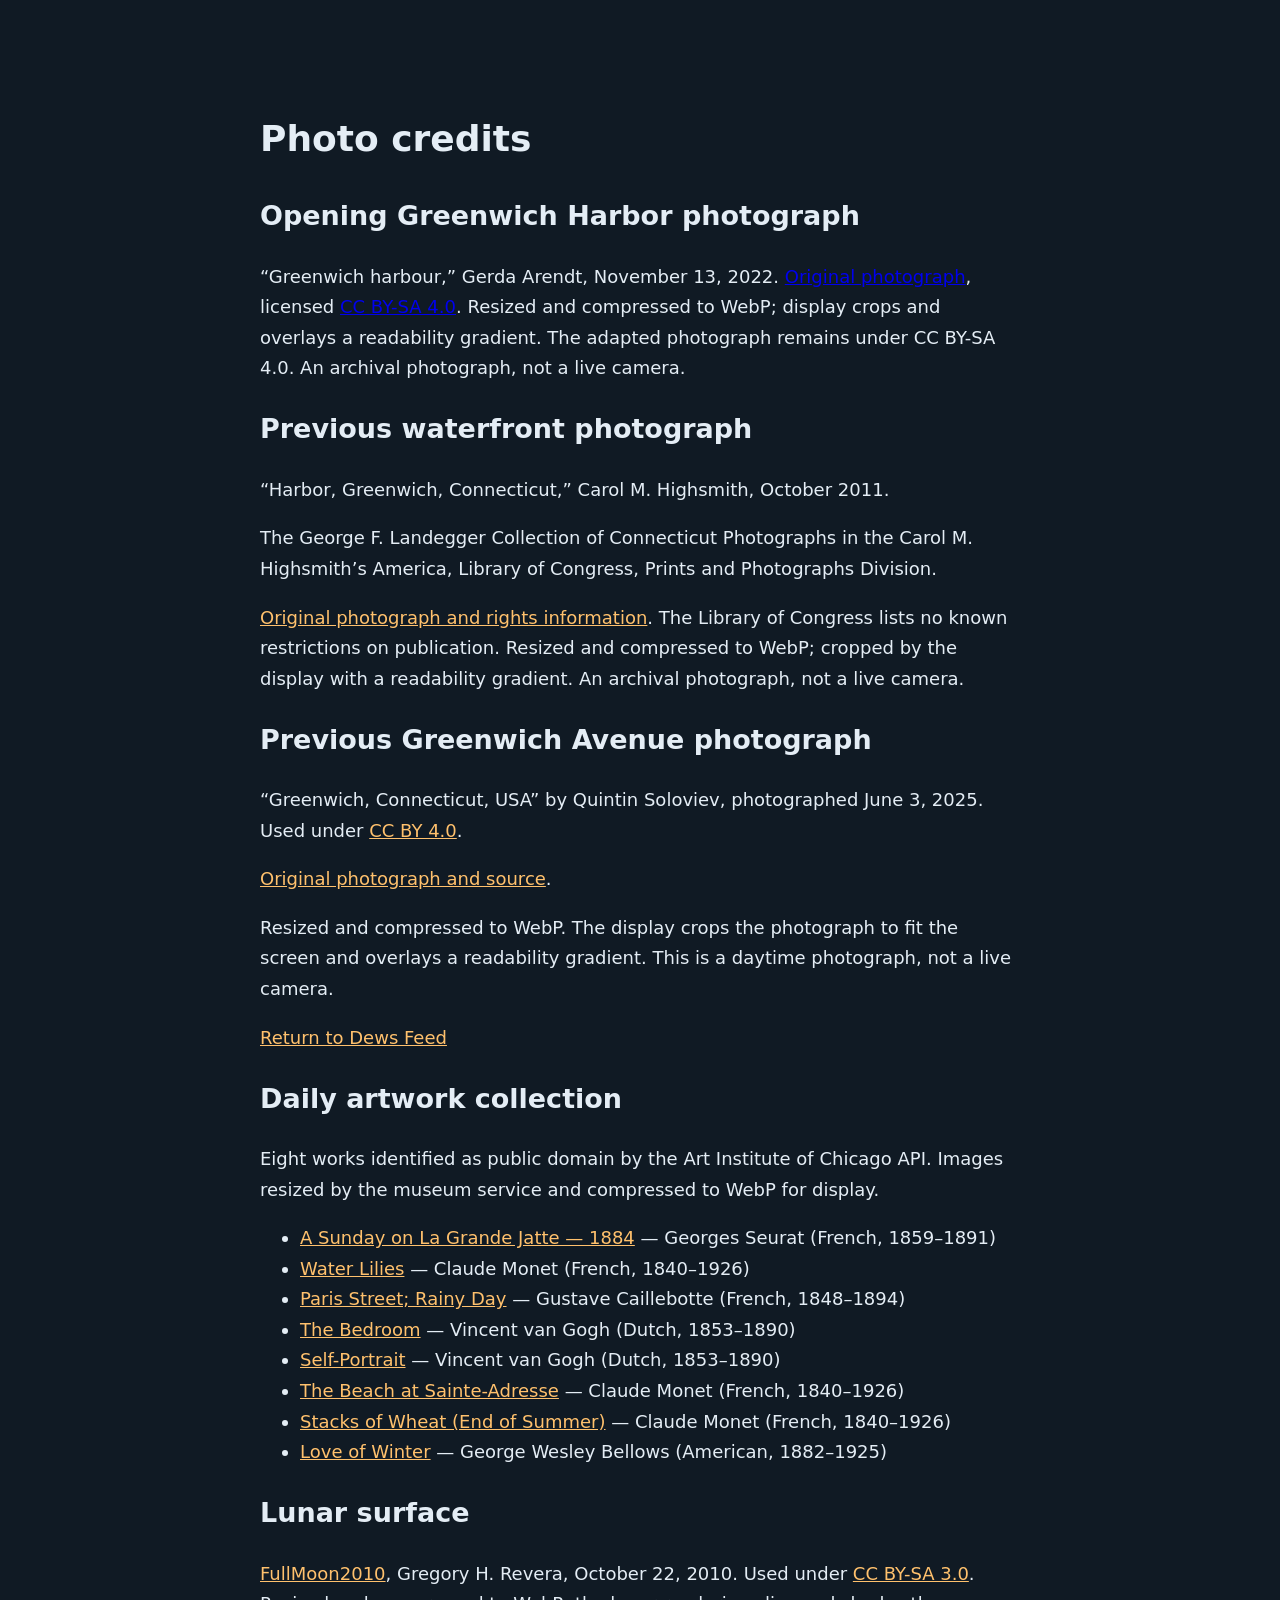
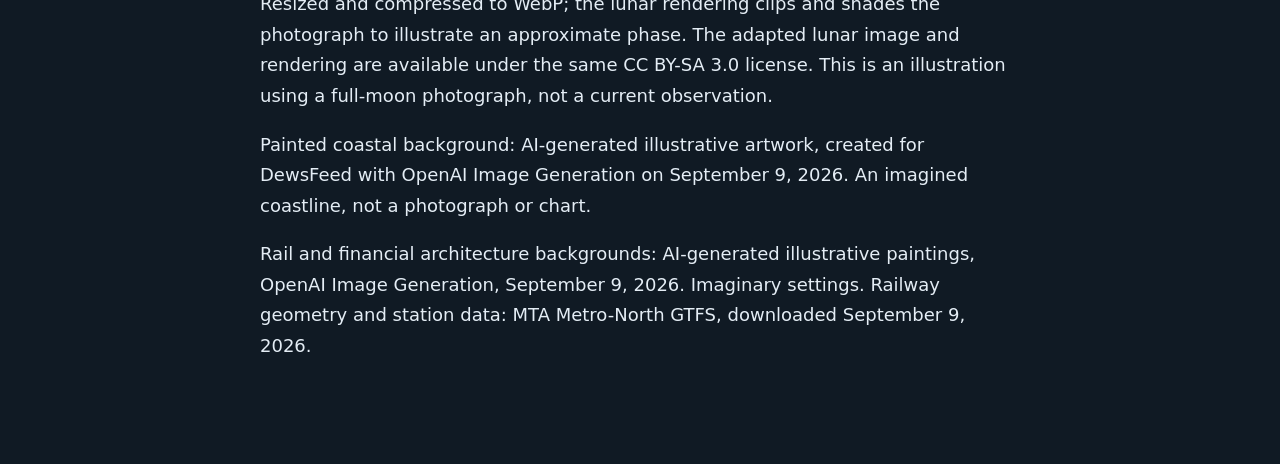
<file: image-credits.html>
<!doctype html><html lang="en"><meta charset="utf-8"><meta name="viewport" content="width=device-width"><title>Dews Feed photo credits</title><body style="background:#101a24;color:#e4edf5;font:18px/1.7 system-ui;max-width:760px;margin:60px auto;padding:24px"><h1>Photo credits</h1><h2>Opening Greenwich Harbor photograph</h2><p>“Greenwich harbour,” Gerda Arendt, November 13, 2022. <a href="https://commons.wikimedia.org/wiki/File:Greenwich_harbour.jpg">Original photograph</a>, licensed <a href="https://creativecommons.org/licenses/by-sa/4.0/">CC BY-SA 4.0</a>. Resized and compressed to WebP; display crops and overlays a readability gradient. The adapted photograph remains under CC BY-SA 4.0. An archival photograph, not a live camera.</p><h2>Previous waterfront photograph</h2><p>“Harbor, Greenwich, Connecticut,” Carol M. Highsmith, October 2011.</p><p>The George F. Landegger Collection of Connecticut Photographs in the Carol M. Highsmith’s America, Library of Congress, Prints and Photographs Division.</p><p><a style="color:#ffc16d" href="https://www.loc.gov/item/2012631321/">Original photograph and rights information</a>. The Library of Congress lists no known restrictions on publication. Resized and compressed to WebP; cropped by the display with a readability gradient. An archival photograph, not a live camera.</p><h2>Previous Greenwich Avenue photograph</h2><p>“Greenwich, Connecticut, USA” by Quintin Soloviev, photographed June 3, 2025. Used under <a style="color:#ffc16d" href="https://creativecommons.org/licenses/by/4.0/">CC BY 4.0</a>.</p><p><a style="color:#ffc16d" href="https://commons.wikimedia.org/wiki/File:Greenwich,_Connecticut,_USA.jpg">Original photograph and source</a>.</p><p>Resized and compressed to WebP. The display crops the photograph to fit the screen and overlays a readability gradient. This is a daytime photograph, not a live camera.</p><a style="color:#ffc16d" href="index.html">Return to Dews Feed</a><h2>Daily artwork collection</h2><p>Eight works identified as public domain by the Art Institute of Chicago API. Images resized by the museum service and compressed to WebP for display.</p><ul><li><a style="color:#ffc16d" href="https://www.artic.edu/artworks/27992">A Sunday on La Grande Jatte — 1884</a> — Georges Seurat (French, 1859–1891)</li><li><a style="color:#ffc16d" href="https://www.artic.edu/artworks/16568">Water Lilies</a> — Claude Monet (French, 1840–1926)</li><li><a style="color:#ffc16d" href="https://www.artic.edu/artworks/20684">Paris Street; Rainy Day</a> — Gustave Caillebotte (French, 1848–1894)</li><li><a style="color:#ffc16d" href="https://www.artic.edu/artworks/28560">The Bedroom</a> — Vincent van Gogh (Dutch, 1853–1890)</li><li><a style="color:#ffc16d" href="https://www.artic.edu/artworks/80607">Self-Portrait</a> — Vincent van Gogh (Dutch, 1853–1890)</li><li><a style="color:#ffc16d" href="https://www.artic.edu/artworks/14598">The Beach at Sainte-Adresse</a> — Claude Monet (French, 1840–1926)</li><li><a style="color:#ffc16d" href="https://www.artic.edu/artworks/64818">Stacks of Wheat (End of Summer)</a> — Claude Monet (French, 1840–1926)</li><li><a style="color:#ffc16d" href="https://www.artic.edu/artworks/109780">Love of Winter</a> — George Wesley Bellows (American, 1882–1925)</li></ul><h2>Lunar surface</h2><p><a style="color:#ffc16d" href="https://commons.wikimedia.org/wiki/File:FullMoon2010.jpg">FullMoon2010</a>, Gregory H. Revera, October 22, 2010. Used under <a style="color:#ffc16d" href="https://creativecommons.org/licenses/by-sa/3.0/">CC BY-SA 3.0</a>. Resized and compressed to WebP; the lunar rendering clips and shades the photograph to illustrate an approximate phase. The adapted lunar image and rendering are available under the same CC BY-SA 3.0 license. This is an illustration using a full-moon photograph, not a current observation.</p><p>Painted coastal background: AI-generated illustrative artwork, created for DewsFeed with OpenAI Image Generation on September 9, 2026. An imagined coastline, not a photograph or chart.</p><p>Rail and financial architecture backgrounds: AI-generated illustrative paintings, OpenAI Image Generation, September 9, 2026. Imaginary settings. Railway geometry and station data: MTA Metro-North GTFS, downloaded September 9, 2026.</p></body></html>
</file>
<file: desk.css>
/* Dews Feed desk system: shared by the office kiosk and public preview. */
:root{--ground:#091410;--card:#10171d;--edge:#29333b;--ink:#e4e9ed;--ink-dim:#98a9b8;--ink-faint:#71818e;--amber:#efa94a;--cyan:#87c3c8;--blue:#789ebd;--teal:#7eb8ab;--green:#8bc5a0;--up:#8bc5a0;--down:#ed8a81;--purple:#b4a9ca;--mono:ui-monospace,SFMono-Regular,Consolas,monospace;--sans:Arial,Helvetica,sans-serif}
body{cursor:auto;height:100dvh;background:var(--ground);font-family:var(--sans)}
body::after,#depth,#pageBg,#hud,.pg-wm,.intro,.intro-stage>.intro{display:none!important}
/* Expensive decorative scenes are replaced with editorial surfaces. Data and
   ticker motion remain; image content and maps retain their native rendering. */
#spot *{text-shadow:none!important;box-shadow:none!important;filter:none!important}
#spotBody *,#spotBody *::before,#spotBody *::after{animation:none!important;transition:none!important}
#spotBody .intro,#spotBody .bp{display:none!important}
#topbar{height:11.5vh;min-height:65px;padding:1.3vh 1.7vw;gap:2vw;border-bottom:1px solid var(--edge);justify-content:space-between;background:var(--ground)}
#wordmark{display:none}#deskBrand{font-size:clamp(22px,3.8vh,44px);font-weight:500;letter-spacing:.025em;line-height:1.05;min-width:27%}#deskBrand b{color:var(--amber);font-weight:500}#deskBrand small{display:block;color:var(--ink-dim);font-size:1.9vh;letter-spacing:.08em;margin-top:.65vh}
#topbar>div:not(.top-wx):not(#deskBrand){text-align:center}#clock{font-family:var(--sans);font-weight:400;font-size:5.7vh;color:var(--ink);text-shadow:none}#dateline{font-family:var(--sans);font-size:1.9vh;letter-spacing:.04em}
.top-wx{margin-left:0;display:flex;flex-direction:column;align-items:flex-end;gap:.8vh;min-width:27%}.wx-slot{display:flex;align-items:center;gap:1vw}.wx-slot .l{font-family:var(--sans);font-size:1.9vh;letter-spacing:.04em;color:var(--cyan)}.wx-slot .v{font-size:2.1vh;font-weight:400}.wx-slot .v .e{font-size:2vh}#proxyDot{position:absolute;right:.6vw;top:1vh;width:5px;height:5px;box-shadow:none}
#deskNav{height:6vh;min-height:42px;display:flex;align-items:stretch;border-bottom:1px solid var(--edge);background:var(--ground);gap:1vw;padding:0 1vw;flex-shrink:0}
#deskNav button,#deskNav select{appearance:none;background:transparent;color:var(--ink);font:400 clamp(11px,1.65vh,19px) var(--sans);letter-spacing:.04em;border:0;border-bottom:2px solid transparent;border-radius:0;padding:0 1vw;cursor:pointer}#deskNav button:hover,#deskNav select:hover{background:var(--card)}#deskNav button:focus-visible,#deskNav select:focus-visible{outline:2px solid var(--cyan);outline-offset:-3px}#deskNav button[aria-pressed=true]{color:var(--amber);border-bottom-color:var(--amber)}#deskNav select{max-width:21vw}#deskNav option{background:var(--ground);color:var(--ink)}#deskTransport{margin-left:auto;display:flex;align-items:stretch}#deskTransport button{color:var(--ink-dim)}#deskTransport svg{width:1em;height:1em;vertical-align:-.12em;stroke:currentColor;fill:none;stroke-width:1.8;margin:0 .3em}
#spot{padding:2.4vh 1.7vw 1.4vh;justify-content:flex-start;perspective:none;overflow:hidden}#spotKicker{font-family:var(--sans);font-size:2.6vh;letter-spacing:.015em;font-weight:400;color:var(--ink);margin:0 0 1.7vh;gap:1vw}#spotKicker .bar{width:2vw;height:2px;background:var(--amber)!important;animation:none}#spotBody{font-weight:500;font-size:5.6vh;max-width:none;width:100%;flex:1;min-height:0;line-height:1.18;text-wrap:pretty;transform-origin:top left}#spotSub{font-size:1.6vh;line-height:1.35;letter-spacing:.045em;margin-top:1.3vh}#spotDots{display:none}.fadein{animation:deskIn .3s ease-out both;transform-style:flat}@keyframes deskIn{from{opacity:0;transform:translateY(4px)}to{opacity:1;transform:none}}
#spotBody [class*="-wrap"]{max-width:100%}#spotBody .wk,#spotBody .mk-tile,#spotBody .mk-panel,#spotBody .aq,#spotBody .tt{border-radius:0}#spotBody .radar-img,#spotBody .usr-img{object-fit:contain;max-height:43vh}#spotBody .wt-stage .wt-wrap,#spotBody .intro-stage .radar,#spotBody .fl-info,#spotBody .cm,#spotBody .cm-road{opacity:1;transform:none}
.desk-overview{display:grid;grid-template-columns:65% 35%;height:100%;min-height:0}.desk-editorial{padding-right:1.5vw;display:flex;flex-direction:column;min-height:0}.desk-photo{position:relative;flex:1;min-height:0;background:#17232d;overflow:hidden}.desk-photo img{display:block;width:100%;height:100%;object-fit:cover}.desk-photo small{position:absolute;bottom:8px;right:10px;color:#d8e0e6;background:#0a0e12b0;padding:3px 6px;font:max(10px,1.55vh) var(--sans);letter-spacing:.04em}.desk-editorial h1{font-size:3.4vh;line-height:1.2;font-weight:400;margin:1.7vh 0 .7vh}.desk-editorial p{font-size:2.15vh;color:var(--ink-dim);margin:0;line-height:1.35}.desk-watch{border-left:1px solid var(--edge);padding:0 0 0 2vw;display:flex;flex-direction:column;min-height:0}.desk-watch h2{font:400 2.25vh var(--sans);letter-spacing:.03em;margin:0;padding:.2vh 0 1.8vh;border-bottom:1px solid var(--edge)}.desk-watch dl{margin:0;display:flex;flex:1;flex-direction:column}.desk-watch dl>div{display:flex;align-items:center;flex:1;border-bottom:1px solid var(--edge);gap:1.5vw;min-height:0}.desk-watch dt{font:400 2.15vh var(--sans);display:flex;align-items:center;gap:1.8vw}.desk-watch dt svg{width:3.8vh;height:3.8vh;color:var(--cyan);flex-shrink:0}.desk-watch dd{font:400 2.35vh var(--mono);margin:0 0 0 auto;white-space:nowrap}.desk-watch p{font:400 1.75vh var(--sans);color:var(--ink-dim);margin:2vh 0 0;line-height:1.4}.desk-empty{height:100%;display:flex;flex-direction:column;justify-content:center;border-top:1px solid var(--edge)}.desk-empty h2{font:400 4vh var(--sans);margin:0 0 2vh}.desk-empty p{font:400 2.4vh var(--sans);color:var(--ink-dim);max-width:65ch}.desk-media-error{display:flex;align-items:center;justify-content:center;min-height:12vh;padding:2vh;background:var(--card);font:400 2vh var(--sans);color:var(--ink-dim)}
#deskStatus{height:5.4vh;min-height:28px;padding:0 1.7vw;display:flex;align-items:center;justify-content:space-between;border-top:1px solid var(--edge);font:400 1.65vh var(--sans);letter-spacing:.04em;flex-shrink:0}#deskStatus b{color:var(--amber);font-weight:400}#deskMode{color:var(--ink-dim)}.tickerbar{height:5.8vh!important;min-height:30px;background:var(--ground)!important;border-top:1px solid var(--edge)!important;padding:.8vh 1.2vw;gap:1.4vw}.tag{font:500 1.85vh var(--sans)!important;color:var(--ground)!important;padding:0 1.8vw;letter-spacing:.04em;border-radius:0}#databar .tag{background:var(--amber)}#newsbar .tag{background:var(--cyan)}.ticker{border-left:1px solid var(--edge);padding-left:1.4vw}.ticker-inner{padding-left:0;display:flex;align-items:center;gap:0;font-family:var(--sans);font-size:2vh!important;animation:none!important}.ticker-inner .desk-ticker-copy{display:inline-block;white-space:nowrap;padding-right:4vw}.ticker-inner.desk-scroll{animation:deskScroll var(--ticker-time,60s) linear infinite!important;will-change:transform}@keyframes deskScroll{to{transform:translateX(-50%)}}.ticker-inner b{font-weight:500}.ticker-inner .sep{margin:0 1.6vw}.desk-hidden *,.desk-paused .desk-scroll{animation-play-state:paused!important}.desk-hidden video{visibility:hidden}
@media(prefers-reduced-motion:reduce){.fadein,.ticker-inner.desk-scroll{animation:none!important}}
@media(max-width:760px) and (orientation:portrait){body{height:100dvh}#topbar{min-height:78px;height:10vh;padding:12px}#deskBrand{font-size:21px;min-width:0}#deskBrand small{font-size:10px}#clock{font-size:26px}#dateline{font-size:9px}.top-wx{min-width:0;gap:5px}.wx-slot .l{font-size:9px}.wx-slot .v{font-size:12px}#deskNav{height:auto;min-height:76px;flex-wrap:wrap;gap:0;padding:0 6px}#deskNav button,#deskNav select{font-size:10px;padding:9px 8px}#deskNav select{max-width:110px}#deskTransport{margin-left:0;width:100%;justify-content:flex-end;border-top:1px solid var(--edge)}#spot{padding:14px 12px;overflow:auto}#spotKicker{font-size:16px;margin-bottom:12px}#spotBody{font-size:24px}.desk-overview{display:flex;flex-direction:column;height:auto}.desk-editorial{padding-right:0}.desk-photo{height:20vh;min-height:140px;flex:none}.desk-editorial h1{font-size:23px;margin:10px 0 5px}.desk-editorial p{font-size:13px}.desk-watch{border-left:0;padding:14px 0 0}.desk-watch h2{font-size:13px;padding-bottom:8px}.desk-watch dl>div{min-height:37px}.desk-watch dt{font-size:12px;gap:14px}.desk-watch dt svg{width:21px;height:21px}.desk-watch dd{font-size:14px}.desk-watch p{font-size:11px;margin:10px 0 0}#spotSub{font-size:10px}#deskStatus{font-size:10px;height:30px;padding:0 12px}.tickerbar{height:33px!important}.ticker-inner{font-size:12px!important}.tag{font-size:10px!important}.desk-empty h2{font-size:24px}.desk-empty p{font-size:14px}}
/* Detail-screen typography and retained night-scene motion. */
#deskBrand{font-size:4.8vh}.desk-watch dt{font-size:2.6vh}.desk-watch dd{font-size:2.6vh}.desk-watch p{font-size:2vh}#spotBody{display:flex;flex-direction:column}#deskStage{margin-block:auto}#spotBody .wt{border-radius:0}#spotBody .amb-solar .orb{animation-name:orbSpin!important;animation-timing-function:linear!important;animation-iteration-count:infinite!important}#spotBody .amb-aurora i{animation:aur 19s ease-in-out infinite alternate!important;filter:blur(1vh)!important}#spotBody .amb-aurora i:nth-child(2){animation-delay:-6s!important}#spotBody .amb-aurora i:nth-child(3){animation-delay:-11s!important}
@media(max-width:760px) and (orientation:portrait){#deskBrand{font-size:21px}.desk-watch dt{font-size:12px}.desk-watch dd{font-size:14px}.desk-watch p{font-size:11px}#deskStage{margin-block:0}}
@media(prefers-reduced-motion:reduce){#spotBody .amb-solar .orb,#spotBody .amb-aurora i{animation:none!important}}
.desk-quote{max-width:82vw;padding:4vh 2vw}.desk-quote-rule{display:block;width:5vw;height:2px;background:var(--amber);margin-bottom:4vh}.desk-quote blockquote{font:400 clamp(26px,5.8vh,68px)/1.25 var(--sans);letter-spacing:-.025em;margin:0}.desk-quote p{font:400 2.5vh/1.5 var(--sans);color:var(--ink-dim);margin:3vh 0 0}
#spotBody .lis-map{border-radius:0;background:var(--card)}#spotBody .lis-map text{fill:#9eb5c5;letter-spacing:.08em}#spotBody .lis-info .v{font-weight:500}#spotBody .buoy{animation:buoyblink var(--per,3s) infinite step-end!important}
@media(prefers-reduced-motion:reduce){#spotBody .buoy{animation:none!important}}

#spotBody .amb-solar .orb{animation:orbSpin var(--orbit-period,20s) linear infinite!important;animation-delay:var(--orbit-phase,0s)!important}
@media(prefers-reduced-motion:reduce){#spotBody .amb-solar .orb{animation:none!important}}

@media(max-width:760px) and (orientation:portrait){.desk-overview{flex:none}.desk-editorial,.desk-watch{flex-shrink:0}}

/* Full-screen broadcast: the display runs without permanent navigation chrome. */
body{height:100dvh;overflow:hidden;cursor:none}
body.desk-controls-visible,body:has(#deskNav:focus-within){cursor:auto}
#topbar{height:7.5vh;min-height:46px;padding:.7vh 1.7vw;z-index:3;position:relative;background:var(--ground)}
#deskBrand{font-size:4.5vh;min-width:25%;white-space:nowrap}#deskBrand small,#dateline{display:none}
#clock{font-size:4.5vh}.top-wx{flex-direction:row;gap:2vw;min-width:25%}.wx-slot .l,.wx-slot .v{font-size:1.75vh}.wx-slot .l{letter-spacing:.025em}
#deskNav{position:fixed;z-index:100;left:1vw;right:1vw;top:8.5vh;height:48px;min-height:48px;background:#080e15f5;border:1px solid #34464f;opacity:0;pointer-events:none;transform:translateY(-8px);transition:opacity .24s,transform .24s}
.desk-controls-visible #deskNav,#deskNav:focus-within{opacity:1;pointer-events:auto;transform:none}
#deskNav button,#deskNav select{font-size:clamp(10px,1.45vh,17px);padding:0 .75vw}#deskTransport button{white-space:nowrap}
#spot{padding:2.5vh 3vw 1.5vh;isolation:isolate}
#spot[data-screen=overview]{padding:0}
#spot[data-screen=overview] #spotKicker,#spot[data-screen=overview] #spotSub{display:none}
#spotBody{overflow:hidden}.fadein{animation:deskBroadcastIn .65s cubic-bezier(.16,1,.3,1) both}
@keyframes deskBroadcastIn{from{opacity:0;transform:translateX(20px)}to{opacity:1;transform:none}}
.desk-overview{display:block;position:relative;flex:1;height:100%;min-height:0;width:100%;overflow:hidden}
.desk-editorial{position:absolute;inset:0 0 12vh;padding:0;display:block;overflow:hidden}
.desk-photo{position:absolute;inset:0;height:auto;min-height:0;background:#142530}
#spotBody .desk-photo img{width:100%;height:100%;object-fit:cover;animation:deskHarborPan 32s ease-in-out infinite alternate!important;will-change:transform}
@keyframes deskHarborPan{from{transform:scale(1.025) translateX(.4%)}to{transform:scale(1.105) translateX(-1.2%)}}
.desk-photo::after{content:"";position:absolute;inset:0;background:linear-gradient(180deg,transparent 36%,rgba(2,8,13,.12) 55%,rgba(2,8,13,.82));pointer-events:none}
.desk-photo small{top:2vh;right:2vw;bottom:auto;background:transparent;z-index:1;font-size:1.5vh;letter-spacing:.075em}
.desk-editorial h1{position:absolute;left:3.4vw;bottom:8vh;margin:0;font:600 8.1vh/.96 var(--sans);letter-spacing:-.035em;color:#f4f7f8;z-index:2}
.desk-editorial p{position:absolute;left:3.6vw;bottom:2.6vh;margin:0;font:500 2.05vh var(--sans);letter-spacing:.12em;color:#d9e1e8;z-index:2;white-space:nowrap}
.desk-editorial p::before{content:"";position:absolute;left:0;top:-2.1vh;width:3.6vw;height:3px;background:var(--amber)}
.desk-editorial p span{color:var(--amber);margin:0 .9vw}
.desk-watch{position:absolute;inset:auto 0 0;height:12vh;min-height:0;display:block;padding:1.3vh 1.3vw;border:0;border-top:1px solid #3b4a54;background:var(--ground)}
.desk-watch h2,.desk-watch p,.desk-watch dt svg{display:none}
.desk-watch dl{display:grid;grid-template-columns:repeat(5,1fr);height:100%;margin:0}
.desk-watch dl>div{display:flex;flex-direction:column;justify-content:center;gap:1vh;border:0;border-right:1px solid #33444e;padding:0 .4vw;min-height:0}
.desk-watch dl>div:last-child{border:0}.desk-watch dt{font:500 1.9vh var(--sans);color:var(--cyan);white-space:nowrap;letter-spacing:.025em}.desk-watch dd{font:500 3.45vh var(--mono);margin:0;line-height:1;white-space:nowrap}
#spotBody .desk-value-change{animation:deskValueFlash 1.2s ease-out!important}@keyframes deskValueFlash{from{color:var(--amber)}to{color:var(--ink)}}
#deskStatus{height:4vh;min-height:24px;gap:1.5vw;background:var(--ground);font-size:1.5vh;white-space:nowrap}
#deskProgress{height:2px;flex:1;background:#26333b;overflow:hidden}#deskProgress i{display:block;background:var(--amber);width:100%;height:100%;transform:scaleX(0);transform-origin:left}
.tickerbar{height:7.25vh!important;min-height:36px;padding:0;gap:0;border-color:#35434d!important}
.tag{min-width:11.6vw;justify-content:center;font:600 3vh var(--sans)!important;padding:0 1vw;letter-spacing:-.015em}
.ticker{padding:0;border:0}.ticker-inner{display:flex;flex:0 0 auto;width:max-content;font:500 2.65vh var(--mono)!important;line-height:1}
#newsInner{font-family:var(--sans)!important;font-weight:400!important}.ticker-inner .desk-ticker-copy{display:flex;flex:none;align-items:center;padding:0;white-space:nowrap}.desk-ticker-unit{display:inline-block;padding:0 3.5vw;white-space:nowrap;flex:none}.ticker-inner .sep{margin:0 2.6vw;color:#84949d}.ticker-inner b{font-weight:500}.ticker-inner.desk-scroll{animation-timing-function:linear!important}
body.desk-paused #spotBody .desk-photo img,body.desk-paused #spotBody .amb-solar .orb,body.desk-paused #spotBody .amb-aurora i,body.desk-paused .desk-scroll,body.desk-hidden #spotBody .desk-photo img,body.desk-hidden .desk-scroll{animation-play-state:paused!important}
@media(max-width:900px){#deskNav{height:auto;min-height:44px;flex-wrap:wrap;padding:0 4px;gap:0}#deskNav button,#deskNav select{font-size:10px;min-height:34px;padding:0 8px}#deskNav select{max-width:150px}#deskTransport{margin-left:auto;width:auto;border-top:0;justify-content:flex-end}}
@media(max-width:760px) and (orientation:portrait){
 #topbar{height:7.5vh;min-height:46px;padding:0 12px}#deskBrand{font-size:clamp(18px,3.8vw,28px);min-width:0}#clock{font-size:clamp(20px,4vw,30px)}.top-wx{flex-direction:column;min-width:0;gap:4px}.wx-slot .l{font-size:9px}.wx-slot .v{font-size:11px}
 #deskNav{top:8.5vh}#deskNav button,#deskNav select{font-size:9px;padding:0 7px}#deskTransport{width:100%;border-top:1px solid var(--edge)}
 #spot{overflow:hidden;padding:2vh 3vw 1vh}#spot[data-screen=overview]{padding:0}.desk-overview{display:block;flex:1;height:100%}.desk-editorial{inset:0 0 14vh;flex:none}.desk-photo{position:absolute;inset:0;height:auto;min-height:0}
 .desk-editorial h1{font-size:clamp(38px,10vw,68px);bottom:7vh;left:5vw;line-height:.98;margin:0}.desk-editorial p{font-size:clamp(10px,2.5vw,15px);bottom:2.8vh;left:5vw;letter-spacing:.08em}.desk-photo small{font-size:9px;top:12px;right:12px}
 .desk-watch{height:14vh;padding:1vh 0;flex:none}.desk-watch dl{grid-template-columns:repeat(5,minmax(0,1fr))}.desk-watch dl>div{min-height:0;gap:1.4vh}.desk-watch dt{font-size:clamp(7px,1.9vw,12px);letter-spacing:0}.desk-watch dd{font-size:clamp(10px,2.7vw,17px)}
 #deskStatus{height:4vh;min-height:24px;font-size:9px;padding:0 12px}#deskDiagnostics{display:none}.tickerbar{height:7.25vh!important;min-height:34px}.tag{font-size:clamp(13px,3vw,19px)!important;min-width:16vw}.ticker-inner{font-size:clamp(15px,3.7vw,23px)!important}.desk-ticker-unit{padding:0 5vw}
 #spotKicker{font-size:2.3vh}.desk-quote{padding:2vh 1vw;max-width:94vw}.desk-quote blockquote{font-size:5vw}
}
@media(prefers-reduced-motion:reduce){#spotBody .desk-photo img,#spotBody .desk-value-change,.fadein,.ticker-inner.desk-scroll{animation:none!important}.ticker-inner{transform:none!important}}

/* Shallow broadcast depth: static lighting, with no animated blur or filters. */
#topbar{background:linear-gradient(115deg,#21323e 0%,#0b131c 45%,#172d38 100%);box-shadow:inset 0 1px #ffffff24,0 5px 20px #0008;z-index:3}
#deskBrand,#clock{ text-shadow:0 1px 0 #81949e,0 2px 0 #324550,0 4px 7px #0009 }
#deskBrand b{color:#ffc16d;text-shadow:0 1px #ae7739,0 2px #76512c,0 4px 8px #000a}
#spot{--scene-rgb:83,160,178;background:#09131d}
#spot[data-theme=markets]{--scene-rgb:201,147,70}
#spot[data-theme=weather]{--scene-rgb:70,161,188}
#spot[data-theme=world]{--scene-rgb:103,117,194}
#spot[data-theme=culture]{--scene-rgb:154,104,146}
#spot[data-screen=detail]::before{content:"";position:absolute;inset:0;z-index:-1;pointer-events:none;background:radial-gradient(ellipse at 92% 18%,rgba(var(--scene-rgb),.28),transparent 53%),radial-gradient(ellipse at 10% 100%,rgba(var(--scene-rgb),.10),transparent 62%),linear-gradient(125deg,var(--ground),var(--card) 54%,var(--ground))}
#spot[data-screen=detail]::after{content:"";position:absolute;right:-12vw;top:-24vw;width:58vw;height:58vw;border:1px solid rgba(var(--scene-rgb),.15);border-radius:50%;box-shadow:0 0 0 5vw rgba(var(--scene-rgb),.035),0 0 0 10vw rgba(var(--scene-rgb),.035),0 0 0 15vw rgba(var(--scene-rgb),.025);z-index:-1;pointer-events:none}
#spot #spotKickerTxt{color:#edf4f7;text-shadow:0 1px 0 #70838f,0 2px 0 #344652,0 4px 7px #000b!important}
#spot .desk-editorial h1{color:#f4f7fa;text-shadow:0 1px 0 #bdcbd3,0 2px 0 #8599a8,0 3px 0 #49606f,0 4px 0 #293e4d,0 8px 16px #000b!important}
#spot .desk-editorial p{text-shadow:0 2px 4px #000!important}
#spot .desk-watch{background:linear-gradient(110deg,#1b2c39,#0a131e 50%,#172d38);box-shadow:inset 0 1px #cbe6f52b,0 -8px 26px #0005!important;border-top:1px solid #7692a366}
#spot .desk-watch dl>div{border-right-color:#98bfd329;box-shadow:1px 0 #0005!important}
#spot .desk-watch dd{color:#edf5fa;text-shadow:0 1px #657c8d,0 2px #304a5a,0 4px 6px #000a!important}
#spot #deskStage :is(h1,h2,h3,.fw-big,.cur,.kp-gauge){text-shadow:0 1px #617888,0 2px #223d4f,0 4px 8px #0008!important}
#spot #deskStage img{border:1px solid #accad638;box-shadow:0 3px 0 var(--ground),0 10px 24px #0008!important;background:#0a1520;border-radius:3px}
#spot #deskStage :is(.ap-img,.art-img,.fl-photo){border:1px solid #8fabb54d;box-shadow:0 3px 0 var(--ground),0 14px 30px #0008!important}
#spot #deskStage :is(.box,.fw-mt,.aq-col){background:linear-gradient(140deg,#263b4d88,#0b1726aa);border:1px solid #accbdf29;box-shadow:inset 0 1px #ffffff12,0 6px 15px #0003!important}
#spot .desk-quote{border-left:2px solid var(--amber);background:linear-gradient(115deg,#2a344866,transparent);padding:3vh 3vw;box-shadow:inset 1px 0 #f2d5a92a!important}
#spot .desk-quote blockquote{text-shadow:0 2px #283c4d,0 5px 12px #0008!important}
.tickerbar{background:linear-gradient(180deg,#1d2b36,#0e1923 48%,var(--ground));box-shadow:inset 0 1px #bed8ea1c}
.tag{background:linear-gradient(135deg,#ffd48d,#e7a64d 60%,#bf7934)!important;color:var(--card)!important;text-shadow:0 1px #ffe3b588;box-shadow:inset 0 1px #fff7,3px 0 8px #0004}
#newsbar .tag{background:linear-gradient(135deg,#b8e4e3,#80babf 60%,#548c9c)!important}
#spot .desk-photo small{padding:6px 9px;background:#091521a8;border:1px solid #d0e4ee2b;box-shadow:0 3px 12px #0004!important}
@media(max-width:760px){#spot .desk-editorial h1{text-shadow:0 1px #8da4b3,0 2px #405869,0 5px 9px #000b!important}#spot #deskStage img{box-shadow:0 2px 0 var(--ground),0 6px 12px #0007!important}}

#spot .desk-photo small a{color:inherit;text-decoration:underline;text-underline-offset:3px}#spot .desk-photo small a:focus-visible{outline:2px solid #ffc16d;outline-offset:3px}

/* Photo-led editorial layouts. Keep originals intact inside a lit matte. */
#spot #deskStage .desk-picture{margin:0;min-width:0;position:relative;display:flex;align-items:center;justify-content:center;padding:1.15vh;background:linear-gradient(145deg,#56717e,#263947 4%,#0b1620 45%,#304651);border:1px solid #a6c8d352;box-shadow:inset 0 1px #d8edf555,0 12px 28px #0007!important;overflow:hidden}
#spot #deskStage .desk-picture img{display:block;max-width:100%;max-height:100%;width:auto;height:auto;object-fit:contain;border:0;border-radius:0;background:transparent;box-shadow:none!important}
#spotBody .ap-wrap{display:grid;grid-template-columns:minmax(0,1.9fr) minmax(0,1fr);grid-template-rows:1fr auto;gap:2vh 3vw;align-items:center;text-align:left;width:100%;height:53vh;padding:1vh 0}
#spotBody .ap-wrap .desk-picture{grid-row:1/3;height:100%;width:100%}
#spotBody .ap-wrap .ap-title{font:500 clamp(22px,3.3vw,54px)/1.14 var(--sans);margin:0;align-self:end;color:#eef4f7;letter-spacing:-.025em}
#spotBody .ap-wrap .ap-credit{font:400 1.7vh/1.6 var(--mono);margin:0;align-self:start;color:#a6c5d2;border-top:1px solid #7494a94d;padding-top:2vh;overflow-wrap:anywhere}
#spotBody .art-wrap{display:grid;grid-template-columns:minmax(0,1.3fr) minmax(0,1fr);gap:4vw;align-items:center;width:100%;height:53vh;padding:1vh 0}
#spotBody .art-wrap .desk-picture{height:100%;width:100%;padding:2vh;background:linear-gradient(140deg,#d5cbb5,#968872 3%,#302e2a 4%,var(--card) 94%,#665b49 97%,#cfbc96)}
#spotBody .art-wrap .art-info{max-width:none;min-width:0}.art-info .t{font-size:3.8vh!important;line-height:1.12!important}.art-info .d{font-size:2.1vh!important;line-height:1.6!important}.art-info .a{color:#aec5d0!important}
#spot #deskStage .fl-photo{width:100%;max-width:38vw;max-height:28vh;object-fit:cover;border-radius:0}
#spot #deskStage img.desk-logo{background:transparent;border:0;box-shadow:none!important;filter:drop-shadow(0 3px 2px #0007)!important}
#spot .desk-photo::after{background:linear-gradient(90deg,rgba(3,13,22,.30),transparent 65%),linear-gradient(180deg,transparent 35%,rgba(2,8,13,.15) 52%,rgba(2,8,13,.82))}
#spot .desk-photo small{letter-spacing:.08em}
@media(max-width:760px) and (orientation:portrait){#spotBody .ap-wrap,#spotBody .art-wrap{grid-template-columns:1fr;grid-template-rows:minmax(0,1fr) auto auto;height:54vh;gap:1.5vh}#spotBody .ap-wrap .desk-picture,#spotBody .art-wrap .desk-picture{grid-row:auto;min-height:0;height:100%;max-height:34vh}#spotBody .ap-wrap .ap-title{font-size:22px;align-self:auto}#spotBody .ap-wrap .ap-credit{font-size:10px;padding-top:1vh}#spotBody .art-wrap .art-info .t{font-size:20px!important}#spotBody .art-wrap .art-info .a{font-size:12px!important}#spotBody .art-wrap .art-info .d{font-size:12px!important;max-height:8vh;overflow:hidden;display:-webkit-box;-webkit-line-clamp:3;-webkit-box-orient:vertical}#spotBody .art-wrap .art-info .c{font-size:9px!important}}

#spot #deskStage .art-wrap .desk-picture{padding:2vh;background:linear-gradient(140deg,#d5cbb5,#968872 3%,#302e2a 4%,var(--card) 94%,#665b49 97%,#cfbc96)}

/* Instrument detail: legible markings and physically distinct materials. */
#spotBody .mn-wrap{gap:5vw;align-items:center}#spotBody .mn-big svg{width:49vh;height:49vh;max-width:45vw}#spot .mn-big{background:radial-gradient(ellipse,#233d5555,transparent 69%);filter:drop-shadow(0 8px 16px #0009)!important}#spotBody .mn-info .name{font:500 5vh/1.1 var(--sans);letter-spacing:-.025em}#spotBody .mn-strip svg{width:4.5vh;height:4.5vh}#spotBody .desk-lunar-note{font:1.5vh/1.6 var(--mono);letter-spacing:.06em;color:#8ea7b8;margin-top:2vh}#spotBody .desk-lunar-note a{color:inherit}
#spotBody .wc-stage{width:100%;padding:3vh 0}#spotBody .wc-wrap{display:grid;grid-template-columns:repeat(4,minmax(0,1fr));gap:2vw;width:100%}#spotBody .wc{gap:1.5vh;min-width:0}#spot #deskStage .wc .face{width:22vh;height:22vh;border:5px solid #8196a2;background:radial-gradient(circle at 35% 25%,#283d4b,var(--card) 72%);box-shadow:inset 0 0 0 2px #0c141d,inset 0 2px 8px #0009,0 2px 0 #d1e0e5,0 7px 0 #263844,0 12px 22px #0009!important}#spot #deskStage .wc .face.day{border-color:#b1c1c8;background:radial-gradient(circle at 35% 25%,#3c5361,#182b38 72%)}#spotBody .desk-dial{position:absolute;inset:0;width:100%;height:100%}#spot #deskStage .wc .face i{z-index:2;background:linear-gradient(90deg,#69808d,#eef7fa 50%,#a1b8c3);box-shadow:1px 2px 3px #000b!important;border-radius:2px}#spotBody .wc .face i.h{height:24%;width:3%;margin-left:-1.5%}#spotBody .wc .face i.m{height:34%;width:2%;margin-left:-1%}#spot #deskStage .wc .face i.s{height:38%;width:1%;margin-left:-.5%;background:#f3b355}#spot #deskStage .wc .face b{z-index:3;width:6%;height:6%;background:radial-gradient(circle at 35% 30%,#ffe3a5,#bd7b32);box-shadow:0 2px 3px #0009!important}#spotBody .wc .time{font:500 3.5vh/1.15 var(--mono)}#spotBody .wc .city{font:500 1.9vh var(--sans);letter-spacing:.12em}#spotBody .wc .sub{font-size:1.5vh}#spotBody .wc-map{opacity:.24}
#spotBody .tr-wrap{width:100%;gap:1vh}#spotBody .desk-rail-scene{height:25vh;width:100%;display:flex;align-items:center;justify-content:center;position:relative;background:linear-gradient(180deg,transparent,#25405544);border-bottom:1px solid #607b8e55;margin-bottom:1vh}#spotBody .desk-train{height:100%;width:auto;max-width:90%}#spotBody .desk-rail-scene>span{position:absolute;right:1vw;top:0;font:1.5vh var(--mono);color:#8faaba;letter-spacing:.12em}#spotBody .tr{padding:.6vh 1vw;border-bottom:1px solid #8faaba22;gap:3vw}#spotBody .tr .m{font-size:3.6vh;min-width:15vw}#spotBody .tr .t{font-size:2.6vh}#spotBody .tr .d{font-size:1.8vh}
@media(max-width:760px) and (orientation:portrait){#spotBody .mn-wrap{flex-direction:column;gap:1vh;text-align:center}#spotBody .mn-big svg{width:27vh;height:27vh;max-width:80vw}#spotBody .mn-info .name{font-size:3.5vh}#spotBody .mn-info .next{font-size:1.8vh}#spotBody .mn-info .illum{font-size:2vh}#spotBody .mn-strip{justify-content:center}#spotBody .desk-lunar-note{font-size:9px;margin-top:1vh}#spotBody .wc-wrap{grid-template-columns:repeat(2,minmax(0,1fr));gap:2vh 4vw}#spot #deskStage .wc .face{width:15vh;height:15vh;border-width:3px}#spotBody .wc .time{font-size:2.2vh}#spotBody .wc .city{font-size:1.4vh}#spotBody .wc .sub{font-size:1.1vh}#spotBody .wc{gap:.6vh}#spotBody .desk-rail-scene{height:21vh}#spotBody .desk-train{max-width:100%;width:100%}#spotBody .desk-rail-scene>span{font-size:8px}#spotBody .tr{display:grid;grid-template-columns:1fr 1fr;gap:.5vh;padding:1vh}#spotBody .tr .m{font-size:3vh}#spotBody .tr .t{font-size:2.2vh;text-align:right}#spotBody .tr .d{grid-column:1/3;font-size:1.5vh}}

/* Screen-filling presentation area shared by every rotating page. */
#spot[data-screen=detail]{padding:1.7vh 2vw 1vh}#spotKicker{margin-bottom:1.2vh}#deskStage{height:100%;min-height:0;display:flex;flex-direction:column;margin:0;box-sizing:border-box}#deskStage> :first-child:not(svg){flex:1;width:100%;max-width:none;min-height:0;box-sizing:border-box}
#spotBody :is(.sp-wrap,.mk-wrap,.pm-wrap,.nw-wrap,.td-wrap,.tr-wrap){justify-content:space-evenly;gap:1.4vh;width:100%;max-width:none}
#spotBody :is(.rd-wrap,.sd-wrap,.so-wrap,.st-wrap,.cm-wrap,.ho-wrap,.wk-wrap){width:100%;max-width:none;height:100%;align-items:stretch;gap:1.5vw}
#spotBody :is(.rd-wrap,.so-wrap,.st-wrap,.cm-wrap,.ho-wrap,.wk-wrap)>div{flex:1;min-width:0;display:flex;flex-direction:column;justify-content:space-evenly}
#spotBody :is(.fw-wrap,.lis-wrap,.kp-wrap){width:100%;max-width:none;justify-content:space-between;gap:3vw}#spotBody .fw-grid{flex:1}#spotBody .fw-big{font-size:clamp(80px,20vh,220px)}
#spotBody .mn-wrap{display:grid;grid-template-columns:minmax(0,1fr) minmax(0,1fr);height:100%;gap:4vw;align-items:center}#spotBody .mn-big{display:flex;align-items:center;justify-content:center;height:100%;min-height:0}#spotBody .mn-big svg{width:min(57vh,44vw);height:min(57vh,44vw);max-width:100%}#spotBody .mn-info{height:100%;display:flex;flex-direction:column;justify-content:space-evenly;min-width:0}#spotBody .mn-info .name{font-size:6vh}#spotBody .mn-info .illum{font-size:3.4vh}#spotBody .mn-info .next{font-size:3vh;line-height:1.7}#spotBody .mn-strip{display:flex;width:100%;justify-content:space-between;gap:.5vw}#spotBody .mn-strip svg{width:min(5.6vh,4.5vw);height:min(5.6vh,4.5vw)}
#spotBody .wc-stage:has(.wc-wrap){display:flex;align-items:stretch;padding:0}#spotBody .wc-wrap{height:100%;align-items:stretch}#spotBody .wc{justify-content:space-evenly;padding:2vh .7vw;background:linear-gradient(160deg,#30495c33,#0c17222b);border:1px solid #7190a329}#spot #deskStage .wc .face{width:min(30vh,20vw);height:min(30vh,20vw)}#spotBody .wc .time{font-size:4.3vh}#spotBody .wc .city{font-size:2.1vh}#spotBody .wc .sub{font-size:1.8vh}
#spotBody .desk-rail-scene{height:30vh;flex:1;min-height:15vh;margin:0}#spotBody .tr{flex:0 0 auto;padding:1vh 1vw}#spotBody .tr .m{font-size:4.3vh}#spotBody .tr .t{font-size:3.2vh}#spotBody .tr .d{font-size:2.15vh}
#spotBody .ap-wrap,#spotBody .art-wrap{height:100%;padding:0;gap:2vh 3vw}#spotBody .ap-wrap .desk-picture,#spotBody .art-wrap .desk-picture{min-height:0;height:100%}#spotBody .ap-wrap .ap-title{align-self:center}#spotBody .ap-wrap .ap-credit{align-self:end}#spotBody .art-info{display:flex;flex-direction:column;justify-content:space-evenly;height:100%}
#spotBody .usr-wrap{display:flex;flex-direction:column;align-items:center;justify-content:center;gap:1vh;height:100%}#spotBody .usr-img{width:100%;height:calc(var(--desk-height,55vh) - 4vh);max-height:none;object-fit:contain}#spotBody .usr-lbl{font-size:1.5vh}
#spotBody .wt-stage{display:flex;align-items:stretch}#spotBody .wt-wrap{width:100%;height:100%;gap:2vw;justify-content:space-between}#spotBody .radar-img{max-height:54vh;max-width:54%;object-fit:contain}#spotBody .wt-hours{height:100%;justify-content:space-evenly}#spotBody .aq-col{height:100%;justify-content:space-evenly}
#spotBody .desk-quote{display:flex;flex-direction:column;justify-content:space-evenly;max-width:none;padding:3vh 4vw}#spotBody .desk-quote blockquote{font-size:clamp(28px,5.3vh,70px);max-width:36ch}#spotBody .desk-quote p{align-self:flex-end}
@media(max-width:760px) and (orientation:portrait){
 #spot[data-screen=detail]{padding:1.4vh 3vw 1vh}#spotBody .mn-wrap{grid-template-columns:1fr;grid-template-rows:45% 55%;gap:0;text-align:center}#spotBody .mn-big svg{height:100%;width:auto;max-width:90%}#spotBody .mn-info .name{font-size:3.8vh}#spotBody .mn-info .illum{font-size:2.3vh}#spotBody .mn-info .next{font-size:2vh;line-height:1.4}#spotBody .mn-strip svg{width:7.5vw;height:7.5vw}#spotBody .desk-lunar-note{margin:0}
 #spotBody .wc-wrap{gap:2vh 3vw}#spot #deskStage .wc .face{width:min(20vh,35vw);height:min(20vh,35vw)}#spotBody .wc{padding:1vh 0;gap:0}#spotBody .wc .time{font-size:2.5vh}#spotBody .wc .city{font-size:1.4vh}#spotBody .wc .sub{font-size:1.2vh}
 #spotBody .desk-rail-scene{height:auto;min-height:13vh}#spotBody .tr .m{font-size:3.2vh}#spotBody .tr .t{font-size:2.6vh}#spotBody .tr .d{font-size:1.5vh}
 #spotBody .art-wrap{grid-template-rows:55% 45%;gap:0}#spotBody .ap-wrap{grid-template-rows:minmax(0,1fr) auto auto}#spotBody .art-wrap .desk-picture,#spotBody .ap-wrap .desk-picture{max-height:none}#spotBody .art-info{padding-top:1vh;gap:1vh}#spotBody .art-wrap .art-info .d{max-height:none;-webkit-line-clamp:5}
 #spotBody .fw-wrap{flex-direction:column;gap:1vh;justify-content:space-evenly}#spotBody .fw-big{font-size:13vh}#spotBody .fw-grid{width:100%;flex:0 1 auto}#spotBody .desk-quote blockquote{font-size:4vh}
}

#spotBody .fw-grid{height:100%;gap:1.5vh 2vw;grid-template-rows:repeat(4,1fr)}#spotBody .fw-mt{align-items:center;padding:1.5vh 1.5vw;font-size:4.4vh}#spotBody .fw-big{flex:0 0 28%;display:flex;flex-direction:column;justify-content:center;gap:2vh}#spotBody .fw-big .n{font-size:24vh}#spotBody .fw-big .l{font-size:2.5vh}#spotBody .fw-big .w{font-size:2.7vh}
#spotBody .score-row{flex:1;justify-content:space-evenly;width:100%;gap:1vw}#spotBody .score-row img{width:min(20vh,15vw);height:min(20vh,15vw)}#spotBody .score-row .num{font-size:15vh}#spotBody .score-row .ab{font-size:5.6vh}#spotBody .sp-rail{min-height:14vh;align-items:stretch;width:100%;gap:1.5vw}#spotBody .sp-rail .mini{flex:1;min-width:0;justify-content:center;flex-wrap:wrap;padding:1.5vh 1vw}#spotBody .sp-news{flex:1;justify-content:space-evenly}
#spotBody .mh-wrap{display:flex;flex-direction:column;justify-content:space-evenly}#spotBody .mh-year{font-size:17vh}#spotBody .mh-text{font-size:5.5vh;line-height:1.3;max-width:48ch}#spotBody .nw-wrap>div,#spotBody .pm-wrap>.pm,#spotBody .td-wrap>div{flex:1}#spotBody .mk-charts{flex:1}#spotBody .mk-panel{display:flex;flex-direction:column;justify-content:space-evenly}
@media(max-width:760px) and (orientation:portrait){#spotBody .fw-big{flex:0 0 auto;gap:1vh;text-align:center}#spotBody .fw-big .n{font-size:13vh}#spotBody .fw-big .l,#spotBody .fw-big .w{font-size:2vh}#spotBody .fw-grid{height:auto;flex:1;gap:1vh}#spotBody .fw-mt{font-size:2.4vh;padding:1vh}#spotBody .score-row{flex-wrap:wrap;align-content:space-evenly;gap:2vw}#spotBody .score-row img{width:15vw;height:15vw}#spotBody .score-row .num{font-size:9vw}#spotBody .score-row .ab{font-size:4vw}#spotBody .score-row .dash{font-size:5vw}#spotBody .sp-rail{display:grid;grid-template-columns:1fr 1fr;gap:1vh;flex:1}#spotBody .mini{font-size:2vh}#spotBody .mini .st{font-size:1.5vh}#spotBody .mh-year{font-size:13vh}#spotBody .mh-text{font-size:3.5vh}}

@media(max-width:760px) and (orientation:portrait){
 #spotBody .wt-wrap{display:grid;grid-template-columns:1fr;grid-template-rows:40% 42% 18%;gap:0;min-width:0}#spotBody .wt-hours{min-width:0;gap:.7vh 1vw;height:100%;padding-bottom:1vh}#spotBody .wt{padding:.5vh 0;min-width:0}#spotBody .wt .d{font-size:1.3vh;letter-spacing:0}#spotBody .wt .e{font-size:2.7vh}#spotBody .wt .t{font-size:2.5vh}#spotBody .wt .p{font-size:1.3vh;min-height:1.4vh}#spotBody .wt-wrap .radar-img{width:100%;max-width:100%;height:100%;max-height:100%;min-height:0}#spotBody .wt-wrap .aq-col{flex-direction:row;min-height:0;gap:2vw;padding-top:1vh}#spotBody .aq-col .aq{flex:1;padding:.4vh}#spotBody .aq .l,#spotBody .aq .s{font-size:1.2vh}#spotBody .aq .v{font-size:3vh}
 #spotBody .wk-wrap{display:grid;grid-template-columns:repeat(4,minmax(0,1fr));grid-template-rows:1fr 1fr;gap:1vh 2vw}#spotBody .wk .d{font-size:1.7vh;letter-spacing:0}#spotBody .wk .e{font-size:4vh}#spotBody .wk .hi{font-size:3vh}#spotBody .wk .lo{font-size:2.3vh}
 #spotBody .lis-wrap{flex-direction:column;gap:1vh;align-items:stretch}#spotBody .lis-map{width:100%;height:auto;min-height:0;flex:1}#spotBody .lis-map svg{width:100%;height:100%}#spotBody .lis-info{display:grid;grid-template-columns:1fr 1fr;gap:1vh;flex:1}#spotBody .lis-info .row{margin:0;display:flex;flex-direction:column;justify-content:center}#spotBody .lis-info .l{font-size:1.4vh}#spotBody .lis-info .v{font-size:3.5vh}#spotBody .lis-info .bt{font-size:1.4vh}
 #spotBody .so-wrap{flex-direction:column;gap:1vh}#spotBody .so-wrap>div{padding:1vh 2vw}#spotBody .so-h{font-size:1.5vh;margin-bottom:.4vh}#spotBody .lb{padding:.5vh 0}#spotBody .lb .lcd{font-size:2vh;min-width:22vw}#spotBody .lb .msn b{font-size:1.8vh}#spotBody .lb .msn i,#spotBody .lb .msn u,#spotBody .lb .st{font-size:1.2vh;letter-spacing:0}#spotBody .isp{padding:.5vh}#spotBody .isp .t{font-size:2.2vh}#spotBody .isp .d,#spotBody .so-f{font-size:1.2vh;letter-spacing:0;margin-top:.4vh}#spotBody .so-none{font-size:1.8vh;padding:1vh}
 #spotBody .pm{display:grid;grid-template-columns:auto 1fr;gap:1vh 3vw}#spotBody .pm .pct{font-size:3.4vh}#spotBody .pm .q{font-size:2vh}#spotBody .pm .v{grid-column:2;font-size:1.3vh;white-space:normal}
}

/* Coastal gallery: artwork dominates; current local tide stays quietly visible. */
.desk-coastal{height:100%;width:100%;display:grid;grid-template-rows:minmax(0,1fr) auto;background:var(--ground);color:#e8dec8}
.desk-coastal-map{position:relative;min-height:0;overflow:hidden;background:var(--ground)}
.desk-coastal-map iframe{position:absolute;inset:0;width:100%;height:100%;border:0;z-index:1;background:var(--ground)}
.desk-coastal-wait{height:100%;display:flex;flex-direction:column;align-items:center;justify-content:center;background:linear-gradient(180deg,var(--ground),var(--ground))}
.desk-coastal-wait h2{font:400 clamp(28px,4vw,60px) var(--editorial);margin:0}.desk-coastal-wait p{font-size:max(16px,2.12vh);color:#a6b7bb}
.desk-coastal-footer{display:flex;align-items:center;justify-content:space-between;gap:20px;padding:12px 20px;border-top:1px solid #283536;background:var(--ground)}
.desk-coastal-footer strong{display:block;font:max(10px,1.55vh) var(--mono);letter-spacing:2px;color:#8b9d9f}.desk-coastal-footer span{font:max(16px,2.12vh) var(--editorial);display:block;margin-top:5px}
.desk-coastal-actions{display:flex;align-items:center;gap:20px}.desk-coastal a{color:var(--ink-dim);font:max(11px,1.65vh) var(--mono);text-decoration:none}
.desk-coastal button{border:1px solid #53615e;background:var(--card);color:#eee2c6;border-radius:4px;padding:9px 12px;font:max(12px,1.74vh) var(--mono);cursor:pointer}
/* Native coastal chart (base layer; the live map iframe covers it where WebGPU exists). */
/* `#spotBody *{animation:none!important}` silences every page animation; these two are deliberate exceptions. */
.desk-coastal-native canvas{position:absolute;inset:0;width:100%;height:100%;display:block}
.desk-coastal-native{position:absolute;inset:0;background:var(--ground)}.desk-coastal-native svg{width:100%;height:100%;display:block}
.desk-coastal-native .cl-labels text{font:9px var(--mono);letter-spacing:.14em;fill:#8fa39c}
.desk-coastal-native .cl-kicker{font:600 15px var(--mono);letter-spacing:.32em;fill:var(--ink)}.desk-coastal-native .cl-kicker-sub{font:8px var(--mono);letter-spacing:.2em;fill:#8fa39c}
.desk-coastal-native .cl-ocean{font:18px var(--editorial);letter-spacing:5px;fill:#5c7673}
.desk-coastal-feature{flex:1;min-width:0;text-align:center}.desk-coastal-feature strong{display:block;font:max(9px,1.50vh) var(--mono);letter-spacing:2px;color:#8b9d9f}.desk-coastal-feature b{display:block;font:400 max(18px,2.31vh) var(--editorial);color:var(--ink);margin-top:3px;white-space:nowrap;overflow:hidden;text-overflow:ellipsis}.desk-coastal-feature span{display:block;font:max(10px,1.55vh) var(--mono);letter-spacing:.12em;color:var(--ink-dim);margin-top:3px}
.desk-coastal-credit .cl-credit-live{display:none}.desk-coastal-is-live .desk-coastal-credit .cl-credit-osm{display:none}.desk-coastal-is-live .desk-coastal-credit .cl-credit-live{display:inline}
@media(prefers-reduced-motion:reduce){#spotBody .desk-coastal-native .cl *,#spotBody .desk-coastal-native .cl-spin{animation:none!important}.desk-coastal-native .cl{opacity:.8}}
@media(max-width:650px){.desk-coastal-feature{display:none}}
body.desk-coastal-active #spotBody{padding:0}body.desk-coastal-active #deskStage{height:100%!important;transform:none!important;width:100%!important}
body.desk-art-immersive #topbar,body.desk-art-immersive #deskNav,body.desk-art-immersive #deskStatus,body.desk-art-immersive #databar,body.desk-art-immersive #newsbar,body.desk-art-immersive #spotKicker,body.desk-art-immersive #spotSub,body.desk-art-immersive #deskProgress{display:none!important}
body.desk-art-immersive #spot{position:fixed!important;inset:0!important;height:100vh!important;width:100vw!important;padding:0!important;z-index:100;background:var(--ground)}
body.desk-art-immersive #spotBody{position:absolute!important;inset:0!important;height:100%!important;width:100%!important;padding:0!important}
@media(max-width:600px){.desk-coastal-footer{padding:10px;gap:10px}.desk-coastal-actions{align-items:flex-end;flex-direction:column;gap:8px}.desk-coastal a{font-size:9px;max-width:170px}.desk-coastal-footer span{font-size:13px}}

/* ATLAS EDITION — dense information, composed as a collection of visual scenes. */
:root{--ground:#091410;--card:#10221d;--edge:#3a463b;--ink:#eee9db;--ink-dim:#a9b5a9;--ink-faint:#849389;--amber:#d1b17c;--cyan:#a5c8c3;--blue:#97b5c9;--teal:var(--up);--green:var(--up);--up:#a5c7a6;--down:#ea9a83;--purple:#bcb2cd;--editorial:Georgia,'Times New Roman',serif}
#topbar{background:var(--ground);border-bottom:1px solid #7b6d50;box-shadow:none;height:8vh;padding:.8vh 2vw}
#deskBrand,#clock,#deskBrand b{color:var(--ink);text-shadow:none;font-weight:400}#deskBrand{font-family:var(--editorial);letter-spacing:.06em;font-size:4.2vh}#clock{font-family:var(--editorial);font-size:4.4vh}
#dateline{display:block;font:1.5vh var(--mono);letter-spacing:.1em;color:var(--ink-dim)}.wx-slot .l{color:var(--ink-dim);font-family:var(--mono)}.wx-slot .v{color:var(--ink);font-variant-numeric:tabular-nums}
#deskNav{background:#0c201cf5;border-color:#7b6d50}#deskNav button[aria-pressed=true]{color:var(--amber)}
#spot{background:var(--ground);--scene-rgb:113,145,127;padding:2vh 2.6vw 1.2vh}
#spot[data-screen=detail]::before{background:radial-gradient(ellipse at 85% 10%,rgba(var(--scene-rgb),.16),transparent 60%),linear-gradient(125deg,var(--ground),var(--card))}
#spot[data-screen=detail]::after{border:0;border-radius:0;box-shadow:none;inset:0;width:auto;height:auto;opacity:.18;background:repeating-linear-gradient(0deg,transparent 0 59px,#a4bfa219 60px),repeating-linear-gradient(90deg,transparent 0 119px,#a4bfa219 120px)}
#spot #spotKickerTxt{font:400 clamp(18px,3vh,38px) var(--editorial);letter-spacing:.025em;color:var(--ink);text-shadow:none!important}#spotKicker{margin-bottom:1.8vh}.bar{background:var(--amber)}
#spot #deskStage :is(h1,h2,h3,.fw-big,.cur,.kp-gauge),#spot .desk-editorial h1,#spot .desk-watch dd,#spot .desk-quote blockquote{text-shadow:none!important}
#spot #deskStage :is(.box,.fw-mt,.aq-col){background:#0b1c19c9;border:1px solid #67725d55;box-shadow:none!important}
#spot #deskStage img{box-shadow:none!important;border-color:#82917a44;border-radius:0}
#deskStatus{background:var(--ground);border-color:#7b6d50;color:#c3c7b7;font-family:var(--mono);font-size:1.5vh;letter-spacing:.07em}#deskProgress{background:var(--edge);height:1px}#deskProgress i{background:var(--amber)}
.tickerbar{background:var(--ground)!important;border-top:1px solid #6c644a!important;box-shadow:none;padding:.7vh 1.3vw;height:6.7vh!important}
.tag,#newsbar .tag{background:none!important;box-shadow:none;color:var(--ink)!important;text-shadow:none;border-right:1px solid #817357;font:400 2.4vh var(--editorial)!important;padding:0 1.8vw;min-width:7vw}
.ticker-inner{font-size:2.7vh!important;color:var(--ink)}.ticker-inner b{color:var(--amber)}
/* A photographic frontispiece and six readings, without sacrificing the wires. */
.desk-overview{display:grid;grid-template-columns:minmax(0,1.85fr) minmax(0,1fr);height:100%;width:100%}
.desk-editorial{position:relative;inset:auto;min-width:0;height:100%;border-right:1px solid #8a7656}
#spot .desk-photo::after{background:linear-gradient(180deg,#03110e08 25%,#03110e33 50%,#03110ed9)}
#spotBody .desk-photo img{animation:deskAtlasHarbor 55s ease-in-out infinite alternate!important}
@keyframes deskAtlasHarbor{from{transform:scale(1.01)}to{transform:scale(1.055) translateX(-.5%)}}
#spot .desk-editorial h1{font:400 clamp(36px,7vh,90px)/1 var(--editorial);letter-spacing:-.035em;left:3vw;bottom:7vh;color:#fff8e8}
#spot .desk-editorial p{left:3.1vw;bottom:2.6vh;font:1.5vh var(--mono);letter-spacing:.1em;white-space:normal;text-shadow:none!important}
.desk-editorial p::before{width:4vw;height:1px;top:-1.6vh}.desk-photo small{font-size:1.5vh;top:1.5vh;right:1vw;max-width:85%}
#spot .desk-watch{position:relative;inset:auto;height:100%;min-width:0;padding:2.5vh 2vw;background:#0b201b;border:0;box-shadow:none!important;display:flex;flex-direction:column}
.desk-watch h2{display:block;font:400 3.4vh var(--editorial);color:var(--ink);letter-spacing:.03em;margin:0;padding-bottom:1.7vh;border-bottom:1px solid #927b54}
.desk-watch dl{display:flex;flex-direction:column;flex:1;height:auto;min-height:0;margin:0}
#spot .desk-watch dl>div{flex:1;min-height:0;display:grid;grid-template-columns:minmax(0,1fr) auto;align-items:center;gap:1vw;padding:.5vh 0;border:0;border-bottom:1px solid #6f755644;box-shadow:none!important}
.desk-watch dt{display:flex;gap:1vw;align-items:center;white-space:normal;font:1.7vh var(--sans);color:#e2ddce;letter-spacing:.015em}
.desk-watch dt svg{display:block;width:2.4vh;height:2.4vh;color:var(--amber);flex-shrink:0}
.desk-watch dd{font:400 2.4vh var(--mono);color:var(--ink);text-align:right;white-space:normal;max-width:14vw}
.desk-watch dl>div:last-child dd{font-size:1.7vh}.desk-watch p{display:block;font:1.5vh/1.5 var(--mono);color:#94a798;margin:1.3vh 0 0}
/* Distinct subjects share a restrained editorial frame. */
#spot[data-scene=sky]::before{background:radial-gradient(ellipse at 25% 45%,#2e425455,transparent 48%),linear-gradient(120deg,var(--ground),#0e1c24)}
#spot[data-scene=sky]::after{background-image:radial-gradient(circle,#d2ddd9 1px,transparent 1px),radial-gradient(circle,#7d929d 1px,transparent 1px);background-size:97px 113px,173px 137px;background-position:20px 30px,70px 60px;opacity:.14}
#spotBody .mn-info .name{font:400 clamp(28px,5vh,64px)/1.12 var(--editorial);color:var(--ink)}#spotBody .mn-big{border-right:1px solid #697c7144;padding-right:3vw}
#spot[data-scene=markets]::before{background:radial-gradient(ellipse at 75% 0,#62512d33,transparent 60%),linear-gradient(125deg,#101c16,#0b1d19)}
#spotBody .mk-panel{border:1px solid #7f82604d;background:#0a1915aa;padding:2vh 1.6vw}#spotBody .mk-panel .mt{font-family:var(--editorial);font-weight:400}#spotBody .mk-panel .mv{font-variant-numeric:tabular-nums;color:var(--ink)}#spotBody .mk-tiles{gap:1.5vw}#spotBody .mk-tile{background:transparent;border:0;border-top:1px solid #927b54}
#spot[data-scene=weather]::before{background:linear-gradient(90deg,#0b1e1bed,#0b1e1bcc),url('desk-waterfront.webp') center/cover}
#spotBody .wk{background:#0b1f1dd9;border:1px solid #80947b44;padding:2vh 1vw}#spotBody .wk.today{background:#294a3c88;border-top:2px solid var(--amber)}#spotBody .wk .d{font-family:var(--mono);color:#ccd7c9}#spotBody .wk .hi{font-family:var(--editorial);font-weight:400}#spotBody .radar-img,#spotBody .usr-img{border:1px solid #a1b3a955!important}
#spot[data-scene=water]::before{background:radial-gradient(ellipse at 10% 60%,#16494777,transparent 60%),#0b1d1e}#spotBody .lis-map{background:#0b2428;border:1px solid #9ab5a64d}#spotBody .lis-info .row{border-bottom:1px solid #64776a66;padding:1vh 0}#spotBody .lis-info .v{font-family:var(--editorial);font-weight:400}
#spotBody .wc{background:#11271f99;border-color:#83947c44}#spot #deskStage .wc .face{border:2px solid #a29473;background:radial-gradient(circle at 35% 25%,var(--edge),var(--card) 72%);box-shadow:none!important}#spot #deskStage .wc .face.day{background:radial-gradient(circle at 35% 25%,#465548,#1c3027 72%);border-color:#d0bc8e}#spotBody .wc .time{font-family:var(--editorial);font-weight:400}#spotBody .wc .city{font-family:var(--mono);letter-spacing:.1em}
#spotBody .nw-wrap{display:grid;grid-template-columns:minmax(0,1.25fr) minmax(0,1fr);gap:4vw;align-items:stretch}
#spotBody .nw-hero{font:400 clamp(25px,4.8vh,60px)/1.18 var(--editorial);color:var(--ink);display:flex;align-items:center;border-left:2px solid #c2a574;padding:1.5vh 0 1.5vh 2vw}
#spotBody .nw-list{display:flex;flex-direction:column;justify-content:space-evenly;border-left:1px solid #6a7b6755;padding-left:2vw;gap:2vh}#spotBody .nw-item{font:400 2.35vh/1.4 var(--sans);border-bottom:1px solid #67776255;padding-bottom:1.2vh}#spotBody .nw-item .s{font:1.5vh var(--mono);color:var(--amber)}#spotBody .nw-item .b{color:var(--amber)}
#spotBody .tt{background:var(--ground);border:1px solid #62735a66;border-radius:0}#spotBody .tt-bar{background:#1b3025;border-bottom:1px solid #71816755}#spotBody .tt-bar span{font-family:var(--mono);color:var(--amber)}#spotBody .tt-cmd,#spotBody .tt-bar i{display:none}#spotBody .tt-hn .t,#spotBody .tt-ln{color:var(--ink)}
#spot[data-scene=travel]::before{background:linear-gradient(135deg,#0a171b,#18312d)}#spotBody .desk-rail-scene{border-bottom:1px solid #9c9a7566}#spotBody .tr{background:#13271fcc;border:1px solid #80927844}#spotBody .tr .m{color:var(--amber)}
#spot[data-scene=culture]::before{background:radial-gradient(ellipse at 70% 25%,#63583b33,transparent 55%),var(--card)}#spot .desk-quote{border-left:1px solid var(--amber);background:transparent;box-shadow:none!important}#spot .desk-quote blockquote{font-family:var(--editorial);font-weight:400;line-height:1.25}#spotBody .mh-year{font-family:var(--editorial);color:var(--amber)}#spotBody .mh-text{font-family:var(--editorial);font-weight:400}
#spot #deskStage .desk-picture{background:var(--ground);border:1px solid #8c806344;box-shadow:none!important;padding:1.2vh}#spot #deskStage .art-wrap .desk-picture{background:var(--card);border:1px solid #a68d62;padding:1.5vh}#spotBody .art-info .t,#spotBody .ap-title{font-family:var(--editorial)!important;font-weight:400!important;color:var(--ink)!important}
@media(max-width:760px) and (orientation:portrait){
 #deskBrand{font-size:22px}#clock{font-size:24px}#dateline{font-size:8px}.top-wx .wx-slot .l{font-size:8px}.top-wx .wx-slot .v{font-size:11px}
 .desk-overview{grid-template-columns:1fr;grid-template-rows:minmax(0,1.15fr) minmax(0,1fr)}.desk-editorial{border:0;border-bottom:1px solid #8a7656}
 #spot .desk-editorial h1{font-size:34px;bottom:5vh;left:5vw}#spot .desk-editorial p{font-size:9px;left:5vw;bottom:1.4vh}#spot .desk-photo small{font-size:7px;top:1vh}
 #spot .desk-watch{padding:1vh 4vw}.desk-watch h2{font-size:17px;padding-bottom:.7vh}.desk-watch dl{display:grid;grid-template-columns:1fr 1fr;gap:0 5vw}.desk-watch dl>div{grid-template-columns:1fr!important;gap:.3vh!important}.desk-watch dt{font-size:9px;gap:2vw}.desk-watch dt svg{width:13px;height:13px}.desk-watch dd{font-size:16px;max-width:none;text-align:left;padding-left:21px}.desk-watch dl>div:last-child dd{font-size:10px}.desk-watch p{font-size:8px;margin:.6vh 0 0}
 #spot #spotKickerTxt{font-size:20px}.tickerbar{height:5.8vh!important}.tag{font-size:16px!important}.ticker-inner{font-size:16px!important}
 #spotBody .nw-wrap{grid-template-columns:1fr;grid-template-rows:auto 1fr;gap:2vh}#spotBody .nw-hero{font-size:25px;padding:0 0 0 3vw}#spotBody .nw-list{border-left:0;padding-left:0;gap:1vh}#spotBody .nw-item{font-size:14px}#spotBody .nw-item .s{font-size:9px}
 #spotBody .mn-big{border-right:0;padding-right:0}#spotBody .mn-info .name{font-size:26px}#spotBody .wk{padding:1vh 1vw}
}
@media(prefers-reduced-motion:reduce){#spotBody .desk-photo img{animation:none!important}.fadein{animation:none!important}}

/* Sports records occupy the full canvas, with a data-derived win-rate rule. */
#spotBody .st-wrap{display:flex;align-items:stretch;gap:3vw;height:100%;width:100%}#spotBody .st-col{flex:1;min-width:0;display:flex;flex-direction:column;justify-content:space-between}
#spotBody .st-h{font:400 4vh var(--editorial);color:var(--ink);padding-bottom:1.3vh;border-bottom:1px solid #ad9569}
#spotBody .st-r{display:grid;grid-template-columns:4vw minmax(0,1fr) minmax(0,1fr) 8vw;align-items:center;flex:1;gap:2vw;position:relative;padding:1vh 1vw;border-bottom:1px solid #50664b66}
#spotBody .st-r::after{content:"";position:absolute;bottom:0;left:0;width:var(--win-pct,0);height:2px;background:#7fa69366}#spotBody .st-r.fav{background:#8d805322}#spotBody .st-r.fav::after{background:var(--amber)}
#spotBody .st-r .tm{font:400 4vh var(--editorial)}#spotBody .st-r .wl{font:400 4vh var(--mono);text-align:right}#spotBody .st-r .gb{text-align:right;color:var(--ink-dim);font-size:2.4vh}#spotBody .st-f{font:1.5vh var(--mono);padding-top:1.5vh;color:var(--ink-dim)}
#spotBody .kp-wrap{display:grid;grid-template-columns:minmax(0,1fr) minmax(0,1fr);align-items:center;gap:5vw;height:100%}#spotBody .kp-wrap svg{width:100%;height:42vh;max-width:none}#spotBody .kp-info .v{font:400 clamp(40px,9vh,110px) var(--editorial)!important}#spotBody .kp-info .p{font-size:2.6vh;line-height:1.4}
@media(max-width:760px) and (orientation:portrait){#spotBody .st-wrap{gap:4vw}#spotBody .st-h{font-size:21px}#spotBody .st-r{grid-template-columns:20px minmax(0,1fr) auto 25px;gap:2vw}#spotBody .st-r .tm,#spotBody .st-r .wl{font-size:21px}#spotBody .st-r .gb{font-size:13px}#spotBody .st-f{font-size:9px}#spotBody .kp-wrap{grid-template-columns:1fr;grid-template-rows:1fr 1fr;gap:0;text-align:center}#spotBody .kp-wrap svg{height:24vh}#spotBody .kp-info .v{font-size:48px!important}#spotBody .kp-info .p{font-size:16px}}

/* Buoys after dark — coastal map with a separate readings rail. */
#spotBody .lis-wrap{width:100%;height:100%;display:grid;grid-template-rows:minmax(0,1fr) auto;gap:1.4vh}
#spotBody .lis-map{height:auto;min-height:0;width:100%;position:relative;overflow:hidden;background:var(--ground);border:1px solid #57716a55}
#spotBody .lis-map svg{width:100%;height:100%;display:block}
#spotBody .lis-map text{fill:#9aaaa4;letter-spacing:.055em;font-size:10px;paint-order:stroke;stroke:#101b20;stroke-width:2px;stroke-linejoin:round}
#spotBody .lis-map text[font-size="19"]{font-family:var(--editorial);font-style:italic;font-size:18px;fill:#708d8a;letter-spacing:.24em;stroke:none}
#spotBody .lis-map text[font-size="15"]{fill:var(--ink-faint);letter-spacing:.3em;stroke:none}
#spotBody .lis-info{display:grid;grid-template-columns:repeat(auto-fit,minmax(120px,1fr));gap:2vw;width:100%;align-items:start}
#spotBody .lis-info .row{margin:0;padding:.5vh 0;border-bottom:0;border-top:1px solid #617b6655}
#spotBody .lis-info .l{font-size:clamp(9px,1.45vh,15px);letter-spacing:.12em}
#spotBody .lis-info .v{font-size:clamp(18px,3.7vh,40px);line-height:1.3}
.coastal-buoy-note{position:absolute;bottom:5px;left:10px;font:max(8px,1.50vh) var(--mono);letter-spacing:.12em;color:var(--ink-faint);background:#071117dd;padding:4px 6px}
#spotBody .coastal-buoy .beacon-flash,#spotBody .coastal-buoy .beacon-halo{animation:coastalBeacon var(--per,5s) var(--delay,0s) infinite ease-in-out!important}
@keyframes coastalBeacon{0%,18%,100%{opacity:.12}8%{opacity:1}}
#spotBody .coastal-buoy .beacon-halo{animation-name:coastalHalo!important}
@keyframes coastalHalo{0%,18%,100%{opacity:.015}8%{opacity:.18}}
@media(prefers-reduced-motion:reduce){#spotBody .coastal-buoy *{animation:none!important}}
@media(max-width:650px){#spotBody .lis-wrap{grid-template-rows:minmax(0,1fr) auto}#spotBody .lis-info{grid-template-columns:1fr 1fr;gap:12px}.coastal-buoy-note{font-size:6px;letter-spacing:0}}

#spotBody .seaboard{height:100%;width:100%;display:grid;grid-template-rows:auto minmax(0,1fr) auto;gap:10px}.seaboard-toolbar{display:flex;justify-content:space-between;gap:16px;align-items:center}.seaboard h2{font:clamp(20px,3vh,36px) var(--editorial);margin:0;color:var(--ink)}.seaboard h2 small{display:block;font:max(10px,1.55vh) var(--mono);letter-spacing:.16em;color:#9caea2;margin-top:8px}.seaboard-toolbar>div{display:flex;gap:5px;flex-wrap:wrap}.seaboard button{background:var(--card);border:1px solid #52685e;color:#c8d4ca;padding:8px 10px;font:max(10px,1.55vh) var(--mono);cursor:pointer}.seaboard button[aria-pressed=true]{background:#bda574;color:#0c1917}.seaboard svg{width:100%;height:100%;min-height:0;background:var(--ground);border:1px solid #48605b}.seaboard footer{display:flex;justify-content:space-between;gap:12px;font:max(10px,1.55vh) var(--mono);color:#90a79d}.seaboard a{color:#b8c9bc}#spotBody .seaboard-pulse{animation:seaboardGlow var(--per) var(--delay) infinite ease-in-out!important}@keyframes seaboardGlow{0%,100%{opacity:.25}45%{opacity:.95}}@media(prefers-reduced-motion:reduce){#spotBody .seaboard-pulse{animation:none!important}}@media(max-width:700px){.seaboard-toolbar{flex-direction:column;align-items:flex-start}.seaboard footer{font-size:8px;flex-wrap:wrap}.seaboard button{font-size:9px;padding:7px}}

#spotBody .seaboard{grid-template-rows:auto minmax(0,1fr) auto auto}.seaboard-boat-rail{display:flex;align-items:center;justify-content:space-between;gap:10px;font:max(10px,1.55vh) var(--mono);color:#9ed8db}.seaboard-boat-rail button{border-color:#416c70}.seaboard-boat-rail button[aria-pressed=true]{background:#9ed8db;color:#0c1917}@media(max-width:700px){.seaboard-boat-rail{font-size:8px}}

.night-sky,.air-night{width:100%;height:100%;display:grid;grid-template-rows:auto minmax(0,1fr) auto;gap:12px}.night-heading{display:flex;justify-content:space-between;align-items:center;gap:10px}.night-sky h2,.air-night h2{font:clamp(22px,3.4vh,38px) var(--editorial);color:var(--ink);margin:0}.night-sky h2 small,.air-night h2 small{display:block;font:max(10px,1.55vh) var(--mono);letter-spacing:.12em;color:var(--ink-dim);margin-top:8px}.night-heading button{padding:8px 10px;border:1px solid #46645d;background:var(--card);color:#ced8c8;cursor:pointer}.night-content{display:grid;grid-template-columns:1.6fr 1fr;min-height:0;gap:3vw}.night-content svg,.air-night svg{width:100%;height:100%;min-height:0}.night-content aside{align-self:center}.night-content aside p{font:max(11px,1.65vh) var(--mono);color:#cbb58b;letter-spacing:.15em}.night-content aside div{display:flex;justify-content:space-between;gap:16px;border-bottom:1px solid var(--edge);padding:12px 0;font:max(14px,1.93vh) Georgia;color:#d4dece}.night-content aside b{font:max(11px,1.65vh) var(--mono);color:#91b9b5}.night-content aside small{display:block;color:#91a79b;line-height:1.8;font-size:max(10px,1.55vh);margin-top:20px}.night-sky footer,.air-night footer{font:max(9px,1.50vh) var(--mono);color:#92a99b}.air-night{grid-template-rows:auto minmax(0,1fr) auto auto}.air-reports{display:flex;gap:3vw;flex-wrap:wrap}.air-reports div{display:grid;gap:5px;color:#b8ddd7;font:max(12px,1.74vh) var(--mono)}.air-reports span{font-size:max(10px,1.55vh);color:#9aafa5}@media(max-width:700px){.night-content{grid-template-columns:1fr 1fr;gap:10px}.night-content aside div{padding:8px 0;font-size:12px;flex-direction:column;gap:3px}.night-heading{align-items:flex-start}.night-heading button{font-size:9px;padding:6px}.night-sky footer{font-size:7px}}

.night-heading{display:block}.night-heading>div{margin-top:16px;display:flex;gap:6px}

/* Painted coastal edition: full-frame artwork beneath readable information. */
#spot[data-screen=detail]::before{background:linear-gradient(90deg,#04100ee8 0%,#04100e99 48%,#04100e26 100%),url('desk-painted-coast.jpg') center/cover}
#spot[data-scene=markets]::before{background:linear-gradient(90deg,#061310ed,#061310ad 58%,#06131055),url('desk-painted-coast.jpg') center/cover}
#spot[data-scene=weather]::before{background:linear-gradient(90deg,#06191bbd,#06191b88),url('desk-waterfront.webp') center/cover}
#spot[data-scene=time]::before{background:linear-gradient(90deg,#03100ca8,#03100c66),url('desk-painted-coast.jpg') center/cover}
#spot[data-scene=travel]::before{background:linear-gradient(90deg,#071818db,#07181888),url('desk-waterfront.webp') center/cover}
#spot[data-scene=sky]::before{background:linear-gradient(90deg,#050e18e8,#050e1888),url('desk-painted-coast.jpg') center/cover}
#spot[data-scene=culture]::before{background:linear-gradient(90deg,#071511dd 0%,#07151191 58%,#07151122 100%),url('desk-painted-coast.jpg') center/cover}
#spot[data-scene=water]::before,#spot[data-scene=coast]::before{background:var(--ground)}
#spot[data-art-image=true]::before{background:linear-gradient(90deg,#061016db,#06101699),var(--slide-art) center/cover}
#spot .desk-quote{width:72%;max-width:72%;height:100%;display:flex;flex-direction:column;justify-content:center;padding:3vh 3vw;background:linear-gradient(90deg,#06151077,transparent);border-left:1px solid #b99e71}
#spot .desk-quote blockquote{font-size:clamp(30px,6.4vh,82px);text-shadow:0 2px 12px #0009!important}
#spot .desk-quote p{color:#e0d4b8}
#spotBody .wc{background:#091a1680;border-color:#8c9a7b55}#spotBody .wc-map{opacity:.42}
#spotBody .nw-hero{background:linear-gradient(90deg,#07141088,transparent);padding-right:2vw;text-shadow:0 2px 10px #000b}
#spotBody .nw-list{background:#06130eaa;padding:2vh 2vw}
#spotBody .fw-grid,#spotBody .mn-info{background:linear-gradient(90deg,#0614108c,#06141038);padding:2vh 2vw}
#spotBody .mn-big{border:0;padding:0}#spotBody .mn-big svg{width:min(61vh,48vw);height:min(61vh,48vw)}
#spotBody .night-content{grid-template-columns:minmax(0,1.8fr) minmax(200px,.8fr)}
#spotBody .night-content aside{background:#061319bd;padding:2vh 1.5vw;border-left:1px solid #677e72}
#spotBody .night-content svg{filter:drop-shadow(0 4px 20px #0005)}
#spotBody .air-night svg,#spotBody .seaboard svg{background:var(--ground)}
@media(max-width:700px){#spot .desk-quote{width:100%;max-width:100%;padding:2vh 3vw;background:#06151066}#spot .desk-quote blockquote{font-size:clamp(24px,4.6vh,44px)}#spotBody .night-content{grid-template-columns:1.2fr 1fr}#spotBody .night-content aside{padding:1vh 1vw}#spotBody .mn-info{padding:1vh 2vw}}

#spot[data-scene=travel]::before{background:linear-gradient(90deg,#041014d9,#04101444),url('desk-painted-rail.jpg') center/cover}
#spot[data-scene=markets]::before{background:linear-gradient(90deg,#04120edb,#04120e66),url('desk-painted-markets.jpg') center/cover}
#spot[data-scene=sky]::before{background:linear-gradient(90deg,#030b13ec,#030b1399),url('desk-moon.webp') 80% 50%/cover}
#spot[data-scene=time]::before{background:linear-gradient(90deg,#06140ed9,#06140e77),url('desk-painted-markets.jpg') center/cover}
.rail-live{height:100%;width:100%;display:grid;grid-template-rows:auto minmax(0,1fr) auto;gap:12px}.rail-live header{display:flex;justify-content:space-between;align-items:center;gap:12px}.rail-live h2{font:clamp(22px,3.6vh,44px) Georgia;margin:0}.rail-live h2 small{display:block;font:max(10px,1.55vh) var(--mono);letter-spacing:.1em;color:var(--cyan);margin-top:8px}.rail-live header>span{font:max(10px,1.55vh) var(--mono);color:#d6bc8b}.rail-layout{display:grid;grid-template-columns:minmax(0,2fr) minmax(220px,1fr);gap:2vw;min-height:0}.rail-map{display:grid;grid-template-rows:minmax(0,1fr) auto auto;min-height:0}.rail-map svg{width:100%;height:100%;min-height:0;background:#081716e8;border:1px solid #456059}.rail-caption{font:max(12px,1.74vh)/1.5 var(--mono);color:#e7d2a8;padding:10px 0}.rail-picks{display:flex;gap:4px;flex-wrap:wrap}.rail-picks button{font:max(10px,1.55vh) var(--mono);padding:5px 7px;border:1px solid #577569;background:var(--card);color:#b8d9ca;cursor:pointer}.rail-picks button[aria-pressed=true]{background:var(--amber);color:var(--ground)}.rail-live aside{background:#071611df;padding:1.5vh 1.5vw;overflow:auto}.rail-live h3{font:max(24px,2.88vh) Georgia;margin:0 0 10px;color:#e8d6b2}.rail-departure{display:grid;gap:6px;border-top:1px solid var(--edge);padding:10px 0}.rail-departure b{font:max(17px,2.21vh) Georgia}.rail-departure span{display:flex;justify-content:space-between;font:max(12px,1.74vh) var(--mono);color:#c7ddd0}.rail-departure strong{color:#edcb8d}.rail-departure small,.rail-live footer{font:max(9px,1.50vh)/1.5 var(--mono);color:#9ab2a4}@media(max-width:700px){.rail-layout{grid-template-columns:1.4fr 1fr;gap:8px}.rail-live h3{font-size:18px}.rail-departure b{font-size:14px}.rail-caption{font-size:9px}.rail-live header>span{display:none}.rail-departure{padding:7px 0}.rail-departure span{font-size:10px}.rail-live footer{font-size:7px}}

/* Immersive map pass: bold beacons, visible vessels, clean seismic field, aurora globe. */
#spotBody .seaboard-light circle:first-of-type{r:17}
#spotBody .seaboard-light circle:nth-of-type(2){r:6;filter:drop-shadow(0 0 7px currentColor)}
#spotBody .seaboard-pulse{animation:seaboardGlow 2.8s var(--delay) infinite steps(1,end)!important}
@keyframes seaboardGlow{0%,16%,35%,100%{opacity:.08}4%,21%{opacity:1}}
#spotBody .seaboard svg{min-height:44vh}
#deskStage:has(.lis-wrap){height:100%;width:100%;margin-block:0}
#spotBody .lis-wrap{grid-template-columns:minmax(0,1fr)}
#spotBody .lis-map{height:100%;min-height:43vh;max-width:none}
#spotBody .lis-map svg{width:100%!important}
#spotBody .ambient-vessel{filter:drop-shadow(0 0 5px #7ce7ee);animation:vesselWake 2.5s ease-in-out infinite alternate}
@keyframes vesselWake{from{opacity:.65}to{opacity:1}}
#spot[data-scene=seismic]::before{background:radial-gradient(circle at 48% 46%,#15313c 0,#07151b 46%,var(--ground) 100%)}
#spot[data-scene=seismic] #spotBody{background:#041016d9;padding:2vh 2vw;border:1px solid #52717a55}
#spot[data-scene=seismic] .wc-map{filter:none!important;background:#07161c;border:1px solid #42626c}
#spot[data-scene=aurora]::before{background:radial-gradient(circle at 72% 42%,#123f4f 0,#081b29 32%,var(--ground) 72%)}
#spot[data-scene=aurora] #spotBody{background:linear-gradient(90deg,#02080bd9 0,#02080b88 42%,transparent 70%);opacity:1}
.aurora-globe{height:100%;display:grid;grid-template-columns:minmax(240px,.72fr) minmax(420px,1.28fr);align-items:center;gap:2vw}.aurora-copy h2{font:clamp(34px,6vh,74px)/.95 var(--editorial);margin:0;color:#eef8ed}.aurora-copy h2 small{display:block;font:max(10px,1.55vh) var(--mono);letter-spacing:.17em;color:#8ec3b5;margin-top:16px}.aurora-status{font:700 clamp(16px,2.6vh,30px) var(--mono);color:var(--aurora);margin:4vh 0 2vh;text-shadow:0 0 22px var(--aurora)}.aurora-copy p{font:clamp(13px,2.2vh,22px)/1.55 Georgia;color:#bfd0c8;max-width:32em}.aurora-key{display:flex;align-items:center;gap:9px;font:max(9px,1.50vh) var(--mono);color:#96ada5;margin-top:3vh}.aurora-key i{width:18px;height:4px;background:#52f58a;box-shadow:0 0 9px #52f58a}.aurora-key i:nth-of-type(2){background:#36e0db}.aurora-key i:nth-of-type(3){background:#b36cff}.globe-stage{height:100%;min-height:0;display:grid;place-items:center;position:relative}.globe-stage svg{width:min(64vh,56vw);height:min(64vh,56vw);overflow:visible;filter:drop-shadow(0 18px 35px #000)}.globe-spin{transform-origin:310px 310px;animation:globeTurn 38s linear infinite}.aurora-band{transform-origin:310px 142px;animation:auroraBreathe 5s ease-in-out infinite alternate;filter:drop-shadow(0 0 12px #50f6c8)}.aurora-band.south{transform-origin:310px 486px;animation-delay:-2s}.globe-label{position:absolute;bottom:1vh;font:max(9px,1.50vh) var(--mono);letter-spacing:.14em;color:#80aaa4}@keyframes globeTurn{to{transform:rotate(360deg)}}@keyframes auroraBreathe{from{opacity:.48;transform:scale(.96)}to{opacity:1;transform:scale(1.04)}}
@media(max-width:700px){.aurora-globe{grid-template-columns:.75fr 1.25fr;gap:8px}.aurora-copy h2{font-size:26px}.aurora-copy p{font-size:11px}.aurora-status{font-size:13px;margin:2vh 0 1vh}.globe-stage svg{width:min(48vh,58vw);height:min(48vh,58vw)}}
@media(prefers-reduced-motion:reduce){.globe-spin,.aurora-band,.ambient-vessel{animation:none!important}}
/* Sports desk: diagram art stays above the information, never behind scores. */
.sports-desk{height:100%;display:flex;flex-direction:column;color:#edf3ef;--sport:#b7d98e;position:relative;background:linear-gradient(125deg,#102722ee,#08151bf5);padding:2vh 2vw;box-sizing:border-box;overflow:hidden}
.sports-football{--sport:#e5be70;background:linear-gradient(125deg,#292519ee,#09191ff5)}
.sports-tennis{--sport:#bfe36e;background:linear-gradient(125deg,#18312bee,#091921f5)}
.sports-news{--sport:#9ecbda}
.sports-desk header{display:flex;justify-content:space-between;position:relative;flex:0 0 13vh;min-height:0;padding-bottom:1vh;border-bottom:1px solid #ffffff28;overflow:hidden}
.sports-desk header>div{position:relative;z-index:1;max-width:74%;font:max(14px,1.93vh)/1.4 var(--sans);display:flex;flex-direction:column;align-items:flex-start}
.sports-desk header p{font:600 1.5vh var(--mono);letter-spacing:.2em;color:var(--sport);margin:0 0 1vh}
.sports-desk h2{font:500 5.1vh/1.1 var(--sans);letter-spacing:-.04em;margin:0 0 1vh}
.sports-desk header span{display:block;font:400 1.5vh/1.4 var(--mono);letter-spacing:.08em;color:#c5d4ce}
.sports-desk .sports-art{width:30%;height:13vh;fill:#719f6612;stroke:var(--sport);stroke-width:2;opacity:.65;transform:rotate(-9deg);flex-shrink:0}
.sports-content{flex:1;min-height:0;padding:1.5vh 0;display:flex;flex-direction:column}
.sports-games{display:grid;grid-template-columns:repeat(3,minmax(0,1fr));grid-template-rows:repeat(2,1fr);gap:1.4vh 1.2vw;flex:1}
.sports-desk article{background:#03101580;border:1px solid #ffffff21;padding:1.5vh 1.1vw;min-width:0}
.sports-meta{display:flex;align-items:center;justify-content:space-between;gap:1vw;font:400 1.5vh/1.4 var(--mono);color:var(--ink-dim);margin-bottom:1vh}
.sports-meta b{color:var(--sport);font-weight:500}
.sports-meta .sports-live{color:#82f0ad}
.sports-team{display:flex;justify-content:space-between;align-items:center;gap:1vw;font:500 2.15vh/1.45 var(--sans);margin:.4vh 0}
.sports-team>span{min-width:0;overflow-wrap:anywhere}
.sports-team strong{font:500 2.1vh var(--mono);white-space:pre;flex-shrink:0;color:var(--ink)}
.sports-team small{font:500 1.5vh var(--mono);color:var(--sport);margin-right:.6vw}
.sports-columns{display:grid;grid-template-columns:repeat(2,minmax(0,1fr));gap:1.5vw;flex:1;min-height:0}
.sports-desk h3{font:500 2.7vh/1.2 var(--sans);letter-spacing:-.02em;margin:.6vh 0 1.2vh}
.sports-date,.sports-match p{font:400 1.5vh/1.4 var(--mono);color:var(--ink-dim);margin:.7vh 0}
.sports-player{display:flex;align-items:center;gap:1vw;padding:.7vh 0;border-bottom:1px solid #ffffff15;font:400 2.05vh var(--sans)}
.sports-player small{width:1.2vw;color:var(--sport);font:400 1.5vh var(--mono)}
.sports-player strong{margin-left:auto;color:var(--sport);font:500 2.15vh var(--mono)}
.sports-match{border-top:1px solid #ffffff24;padding:.8vh 0}
.sports-match .sports-meta{margin-bottom:.3vh}.sports-match .sports-team{font-size:1.75vh;line-height:1.15}.sports-match .sports-team strong{font-size:1.6vh}.sports-winner{color:var(--sport)}
.sports-desk footer{display:flex;justify-content:space-between;gap:2vw;border-top:1px solid #ffffff28;padding-top:1vh;font:400 1.5vh var(--mono);color:#b0c0b8}
.sports-desk .sports-news{display:grid;grid-template-columns:1fr 1fr;gap:1.4vh 1.2vw;flex:1}
.sports-news article{display:flex;gap:1.4vw}.sports-news article>small{font:300 3.8vh var(--sans);color:#8db4bd80}.sports-news h3{font-size:2.55vh;line-height:1.25}.sports-news article>div{min-width:0;flex:1}
.sports-empty{font:400 2.2vh/1.5 var(--sans);color:#b8c9c3;margin:3vh 0;max-width:40ch}
@media(max-width:760px) and (orientation:portrait){#spotBody .sports-desk{height:100%;min-height:0}#spotBody .sports-content{overflow:auto;flex:1;min-height:0}#spotBody .sports-columns,#spotBody .sports-games,#spotBody .sports-news{flex:none}#spotBody .sports-desk header{flex:0 0 105px}#spotBody .sports-desk footer{flex-shrink:0}#spotBody .sports-player small{min-width:20px}}
@media(max-width:760px) and (orientation:portrait){.sports-desk{height:auto;min-height:100%;padding:16px}.sports-desk header{min-height:105px}.sports-desk header>div{max-width:100%}.sports-desk h2{font-size:28px}.sports-desk header p,.sports-desk header span,.sports-meta,.sports-desk footer,.sports-date,.sports-match p{font-size:10px}.sports-desk .sports-art{display:none}.sports-games,.sports-columns,.sports-desk .sports-news{grid-template-columns:1fr}.sports-team,.sports-player{font-size:17px}.sports-team strong,.sports-player strong{font-size:17px}.sports-desk h3{font-size:20px}.sports-desk article{padding:12px}.sports-match .sports-team{font-size:16px}.sports-match .sports-team strong{font-size:14px}.sports-desk footer{flex-wrap:wrap}}
</file>
<file: design.css>
/* Design pass (2026-10-03) — loaded last. Fonts are embedded so the kiosk needs no
   extra files and renders the same on every device. All three are SIL Open Font
   License: Newsreader (Production Type), Inter (Rasmus Andersson), JetBrains Mono. */
@font-face{font-family:"Newsreader";font-style:normal;font-weight:200 800;font-display:swap;src:url([data-uri]) format("woff2")}
@font-face{font-family:"Inter";font-style:normal;font-weight:100 900;font-display:swap;src:url([data-uri]) format("woff2")}
@font-face{font-family:"JetBrains Mono";font-style:normal;font-weight:100 800;font-display:swap;src:url([data-uri]) format("woff2")}

/* ── tokens: one type system, one palette ── */
:root{
  --editorial:"Newsreader",Georgia,"Times New Roman",serif;
  --sans:"Inter",system-ui,Arial,Helvetica,sans-serif;
  --mono:"JetBrains Mono",ui-monospace,SFMono-Regular,Menlo,Consolas,monospace;
  --ground:#091410;--card:#10221d;--panel:#0a1b17e6;--edge:#3a463b;--line:#c6b38d33;
  --ink:#eee9db;--ink-dim:#a9b5a9;--ink-faint:#849389;
  --amber:#d1b17c;--amber-dim:#8a7656;
  --cyan:#a5c8c3;--teal:#a5c8c3;          /* one cool accent */
  --blue:#a9b8cc;--purple:#a9b8cc;        /* one slate accent */
  --green:#a5c7a6;--up:#a5c7a6;--down:#ea9a83;--red:#e2725b;--yellow:#d9c07a;
  --scrim:linear-gradient(90deg,#06120fe8 0%,#06120fc4 55%,#06120f96 100%);
}
body{text-rendering:optimizeLegibility;font-feature-settings:"kern","liga"}
#spotBody,#topbar,.tickerbar{font-variant-numeric:tabular-nums lining-nums}
svg text[font-family="Georgia"],svg text[font-family^="Georgia"]{font-family:var(--editorial)}
#spot #spotKickerTxt{font-weight:500;letter-spacing:.04em}

/* ── brand mark ── */
#deskBrand{display:flex;align-items:center;gap:.5em}
#deskMark{height:1.25em;width:1.25em;flex:0 0 auto;overflow:visible;color:var(--amber)}
#deskMark .tower{fill:var(--ink)}#deskMark .band{fill:var(--ground);opacity:.55}#deskMark .lamp{fill:var(--amber)}
#deskMark .rail{fill:none;stroke:var(--ink);stroke-width:1.4;stroke-linecap:round}
#deskMark .beam{animation:dzBeam 7s ease-in-out infinite}#deskMark .beam.r{animation-delay:-3.5s}
@keyframes dzBeam{0%,100%{opacity:.15}50%{opacity:1}}
@media(prefers-reduced-motion:reduce){#deskMark .beam{animation:none;opacity:.7}}
.dz-markets.noquotes{grid-template-rows:auto minmax(0,1fr)}

/* ── one scrim for every painted scene, so text contrast is the same on all of them ── */
#spot[data-scene=markets]::before{background:var(--scrim),url('desk-painted-markets.jpg') center/cover}
#spot[data-scene=time]::before{background:var(--scrim),url('desk-painted-markets.jpg') center/cover}
#spot[data-scene=weather]::before{background:var(--scrim),url('desk-waterfront.webp') center/cover}
#spot[data-scene=travel]::before{background:var(--scrim),url('desk-painted-rail.jpg') center/cover}
#spot[data-scene=culture]::before{background:var(--scrim),url('desk-painted-coast.jpg') center/cover}
#spot[data-scene=sky]::before{background:var(--scrim),url('desk-moon.webp') 80% 50%/cover}

/* ── bottom: a 3px progress line and a single ticker row ── */
#deskStatus{height:3px!important;min-height:0!important;padding:0!important;border:0!important;gap:0!important;background:transparent!important}
#deskStatus #deskPosition,#deskStatus #deskMode{display:none}
#deskProgress{height:3px!important;background:#2a372c!important}
#deskTickers{display:flex;flex:0 0 auto;min-width:0}
#deskTickers #databar{flex:0 0 37%;min-width:0;border-right:1px solid var(--amber-dim)}
#deskTickers #newsbar{flex:1 1 0;min-width:0}
#deskTickers .ticker{min-width:0}
.ticker-inner.desk-static{animation:none!important;transform:none!important}
body.desk-art-immersive #deskTickers{display:none!important}
@media(max-width:760px){#deskTickers{display:block}#deskTickers #databar{border-right:0}}

/* the public preview has no proxy, so the network chip has nothing to say */
html[data-edition=public] .wx-slot.net{display:none}

/* ── kicker row: page position and data age ── */
#spotKicker{display:flex;align-items:center}
#deskMeta{margin-left:auto;display:flex;align-items:center;gap:1em;font:500 1.5vh var(--mono);letter-spacing:.14em;color:var(--ink-dim);white-space:nowrap;text-shadow:0 1px 6px #000a}
#deskMeta b{color:var(--amber);font-weight:500}#deskMeta i{font-style:normal;color:var(--ink-faint)}
#deskMeta .stale{color:var(--down)}
@media(max-width:760px){#deskMeta{font-size:9px;gap:.6em}}

/* ── shared panel ── */
.dz-panel{background:var(--panel);border:1px solid var(--line);border-top:2px solid var(--amber-dim);padding:1.8vh 1.4vw;min-width:0;min-height:0;display:flex;flex-direction:column;box-sizing:border-box}
.dz-panel>header{display:flex;justify-content:space-between;align-items:baseline;gap:1em;font:500 1.6vh var(--mono);letter-spacing:.2em;color:var(--ink-dim);text-transform:uppercase;white-space:nowrap}
.dz-panel>header em{font-style:normal;color:var(--ink-faint);letter-spacing:.14em;overflow:hidden;text-overflow:ellipsis}
.up{color:var(--up)}.down{color:var(--down)}

/* ── markets ── */
.dz-markets{height:100%;width:100%;display:grid;grid-template-rows:minmax(0,1.55fr) auto minmax(0,1fr);gap:1.6vh}
.dz-row{display:grid;gap:1.2vw;min-height:0}
.dz-quotes{grid-template-columns:repeat(auto-fit,minmax(0,1fr));grid-auto-flow:column;grid-auto-columns:minmax(0,1fr)}
.dz-tiles{grid-template-columns:repeat(var(--tiles),minmax(0,1fr))}
.dz-context{grid-template-columns:repeat(auto-fit,minmax(0,1fr));grid-auto-flow:column;grid-auto-columns:minmax(0,1fr)}
.dz-quote-row{display:flex;align-items:baseline;gap:1.2vw;margin:.8vh 0 1vh}
.dz-quote-row b{font:500 7vh/1 var(--editorial);color:var(--ink);letter-spacing:-.01em}
.dz-quote-row i{font:500 2.6vh var(--mono);font-style:normal}
.dz-quote.up .dz-quote-row i{color:var(--up)}.dz-quote.down .dz-quote-row i{color:var(--down)}
.dz-chart{position:relative;flex:1;min-height:8vh;--gutter:13ch;font:1.5vh var(--mono);letter-spacing:.06em;color:var(--ink-dim)}
.dz-chart svg{position:absolute;left:0;top:0;width:calc(100% - var(--gutter));height:100%;overflow:visible}
.dz-chart .line{fill:none;stroke:var(--up);stroke-width:2.5;vector-effect:non-scaling-stroke;stroke-linejoin:round;stroke-linecap:round}
.dz-chart .area{fill:var(--up);opacity:.09}
.dz-quote.down .dz-chart .line{stroke:var(--down)}.dz-quote.down .dz-chart .area{fill:var(--down)}
.dz-chart .base{stroke:var(--ink-faint);stroke-width:1;stroke-dasharray:3 5;vector-effect:non-scaling-stroke}
.dz-chart .dot{position:absolute;left:calc(100% - var(--gutter));width:1.1vh;height:1.1vh;margin:-.55vh 0 0 -.55vh;border-radius:50%;background:var(--ink);box-shadow:0 0 0 .4vh #eee9db22}
.dz-chart .lab{position:absolute;right:0;width:calc(var(--gutter) - 1.4ch);transform:translateY(-50%);white-space:nowrap}
.dz-chart .ref{color:var(--ink-faint)}
.dz-nochart{display:flex;align-items:center;color:var(--ink-faint);letter-spacing:.2em}
.dz-tile{padding:1.5vh 1.4vw}
.dz-tile b{font:500 4.4vh/1.15 var(--editorial);color:var(--ink);margin-top:.5vh}
.dz-tile small{font:1.5vh var(--mono);letter-spacing:.12em;color:var(--ink-faint);margin-top:.4vh}
.dz-tile small.up{color:var(--up)}.dz-tile small.down{color:var(--down)}
.dz-gauge{position:relative;height:.5vh;margin:.9vh 0 .5vh;background:linear-gradient(90deg,var(--down),var(--ink-faint) 50%,var(--up))}
.dz-gauge i{position:absolute;top:-.6vh;width:2px;height:1.7vh;background:var(--ink)}
.dz-curve svg{flex:1;min-height:0;width:100%;margin-top:.6vh}
.dz-curve .line{fill:none;stroke:var(--amber);stroke-width:2}
.dz-curve circle{fill:var(--ground);stroke:var(--amber);stroke-width:2}
.dz-curve text{text-anchor:middle;font-family:var(--mono)}
.dz-curve text.v{font-size:14px;fill:var(--ink)}.dz-curve text.t{font-size:12px;fill:var(--ink-faint);letter-spacing:.12em}
.dz-session{justify-content:space-between}
.dz-session-state{display:flex;align-items:baseline;gap:1.2vw;margin-top:.8vh;flex-wrap:wrap}
.dz-session-state b{font:500 4.4vh/1.1 var(--editorial);color:var(--ink-dim)}
.dz-session.open .dz-session-state b{color:var(--up)}
.dz-session-state span{font:1.6vh var(--mono);letter-spacing:.14em;color:var(--ink-dim)}
.dz-session-bar{position:relative;height:1vh;background:#eee9db1a;margin-top:1.4vh}
.dz-session-bar .reg{position:absolute;top:0;bottom:0;background:var(--amber-dim)}
.dz-session.open .dz-session-bar .reg{background:var(--up)}
.dz-session-bar .now{position:absolute;top:-.7vh;bottom:-.7vh;width:2px;background:var(--ink)}
.dz-session-ticks{position:relative;height:2.4vh;margin-top:.6vh;font:1.5vh var(--mono);letter-spacing:.1em;color:var(--ink-faint)}
.dz-session-ticks span{position:absolute;transform:translateX(-50%);white-space:nowrap}
.dz-session-ticks span:first-child{transform:none}.dz-session-ticks span:last-child{transform:translateX(-100%)}

/* ── 7-day ── */
.dz-week{height:100%;width:100%;display:grid;grid-template-columns:repeat(7,minmax(0,1fr));gap:1vw}
.dz-day{align-items:center;text-align:center;padding:2.2vh .6vw;gap:1.2vh}
.dz-day>header{justify-content:center;font-size:1.8vh;letter-spacing:.24em}
.dz-day.today{background:#294a3ca6;border-top-color:var(--amber)}
.dz-day .e{height:6vh;display:flex;align-items:center}.dz-day .e svg{height:5.4vh;width:auto}
.dz-day b{font:500 5vh/1 var(--editorial);color:var(--ink)}
.dz-day .lo{font:2.6vh var(--mono);color:var(--ink-dim)}
.dz-range{position:relative;flex:1;min-height:6vh;width:.5vh;background:#eee9db14;border-radius:1vh}
.dz-range i{position:absolute;left:0;right:0;border-radius:1vh;background:linear-gradient(180deg,var(--amber),var(--cyan))}
.dz-day small{font:1.5vh var(--mono);letter-spacing:.14em;color:var(--ink-faint)}.dz-day small.wet{color:var(--cyan)}

/* ── daylight ── */
.dz-daylight{height:100%;width:100%;display:grid;grid-template-columns:minmax(0,1.55fr) minmax(0,1fr);gap:1.4vw}
.dz-sun{position:relative}
.dz-sun svg{flex:1;min-height:0;width:100%}
.dz-sun .arc{fill:none;stroke:#eee9db33;stroke-width:2;stroke-dasharray:2 7}
.dz-sun .done{fill:none;stroke:var(--amber);stroke-width:3}
.dz-sun .night{fill:none;stroke:#a9b8cc2e;stroke-width:1.5;stroke-dasharray:2 7}
.dz-sun .hz{stroke:var(--ink-faint);stroke-width:1}
.dz-sun .sun{fill:var(--amber)}.dz-sun .halo{fill:var(--amber);opacity:.18}
.dz-sun .sun.down{fill:var(--blue)}.dz-sun .halo.down{fill:var(--blue);opacity:.12}
.dz-sun text.t{font:500 22px var(--editorial);fill:var(--ink)}
.dz-sun text.l{font:12px var(--mono);letter-spacing:.2em;fill:var(--ink-faint)}
.dz-sun-state{display:flex;align-items:baseline;justify-content:space-between;gap:1vw;border-top:1px solid var(--line);padding-top:1.4vh}
.dz-sun-state b{font:500 3.4vh var(--editorial);color:var(--ink)}
.dz-sun-state span{font:1.7vh var(--mono);letter-spacing:.16em;color:var(--amber)}
.dz-daylen b{display:block;font:500 7vh/1 var(--editorial);color:var(--ink)}
.dz-daylen span{display:block;font:1.7vh var(--mono);letter-spacing:.22em;color:var(--ink-dim);margin-top:.8vh}
.dz-daylen small{display:block;font:1.5vh var(--mono);letter-spacing:.12em;color:var(--ink-faint);margin-top:.8vh}
.dz-sun-facts dl{margin:2vh 0 0;flex:1;display:flex;flex-direction:column;min-height:0}
.dz-sun-facts dl>div{flex:1;display:flex;align-items:center;justify-content:space-between;border-top:1px solid var(--line);min-height:0}
.dz-sun-facts dt{font:1.7vh var(--mono);letter-spacing:.18em;color:var(--ink-dim)}
.dz-sun-facts dd{margin:0;font:500 2.9vh var(--editorial);color:var(--ink)}
.dz-sun-facts .past dt,.dz-sun-facts .past dd{color:var(--ink-faint)}
.dz-sun-facts .cur dt{color:var(--amber)}

/* ── on the horizon ── */
.dz-horizon{height:100%;width:100%;display:grid;grid-template-columns:repeat(var(--n),minmax(0,1fr));gap:1.4vw}
.dz-horizon .dz-panel{justify-content:center;align-items:flex-start;padding:3vh 2vw;gap:.6vh}
.dz-horizon header{font-size:1.8vh;color:var(--amber);white-space:normal}
.dz-horizon b{font:500 17vh/.95 var(--editorial);color:var(--ink);letter-spacing:-.02em;margin-top:1.5vh}
.dz-horizon span{font:1.9vh var(--mono);letter-spacing:.3em;color:var(--ink-dim);min-height:2.4vh}
.dz-horizon em{font:500 3vh var(--editorial);font-style:normal;color:var(--ink);margin-top:2vh}
.dz-horizon small{font:1.5vh var(--mono);letter-spacing:.14em;color:var(--ink-faint)}

/* ── top stories: the list reads at wall distance ── */
#spotBody .nw-item{font-size:2.45vh;line-height:1.35}
#spotBody .nw-item .s{font-size:1.5vh;letter-spacing:.1em}

@media(max-width:760px){
  .dz-markets,.dz-daylight,.dz-week,.dz-horizon{height:auto}
  .dz-markets{display:flex;flex-direction:column}
  .dz-row{flex:none;grid-auto-flow:row;grid-template-columns:1fr 1fr}.dz-quotes,.dz-context{grid-template-columns:1fr}
  .dz-panel{min-height:auto;padding:12px}.dz-panel>header{font-size:10px;letter-spacing:.12em}
  .dz-quote-row b{font-size:34px}.dz-quote-row i{font-size:15px}.dz-chart{flex:none;height:110px;font-size:10px;--gutter:12ch}
  .dz-tile b,.dz-session-state b{font-size:26px}.dz-tile small,.dz-session-state span,.dz-session-ticks{font-size:10px}
  .dz-curve svg{flex:none;height:120px}
  .dz-week{grid-template-columns:repeat(4,minmax(0,1fr))}.dz-day b{font-size:26px}.dz-day .lo{font-size:15px}.dz-range{flex:none;height:60px}.dz-day small{font-size:9px;letter-spacing:.06em}
  .dz-daylight{grid-template-columns:1fr}.dz-sun svg{flex:none;height:200px}.dz-daylen b{font-size:38px}.dz-sun-facts dl>div{flex:none;padding:8px 0}.dz-sun-facts dt{font-size:10px}.dz-sun-facts dd{font-size:17px}.dz-sun-state b{font-size:20px}.dz-sun-state span,.dz-daylen span,.dz-daylen small{font-size:10px}
  .dz-horizon{grid-template-columns:1fr 1fr}.dz-horizon .dz-panel{padding:14px}.dz-horizon b{font-size:56px}.dz-horizon em{font-size:16px}.dz-horizon header,.dz-horizon span,.dz-horizon small{font-size:10px}
}
</file>
